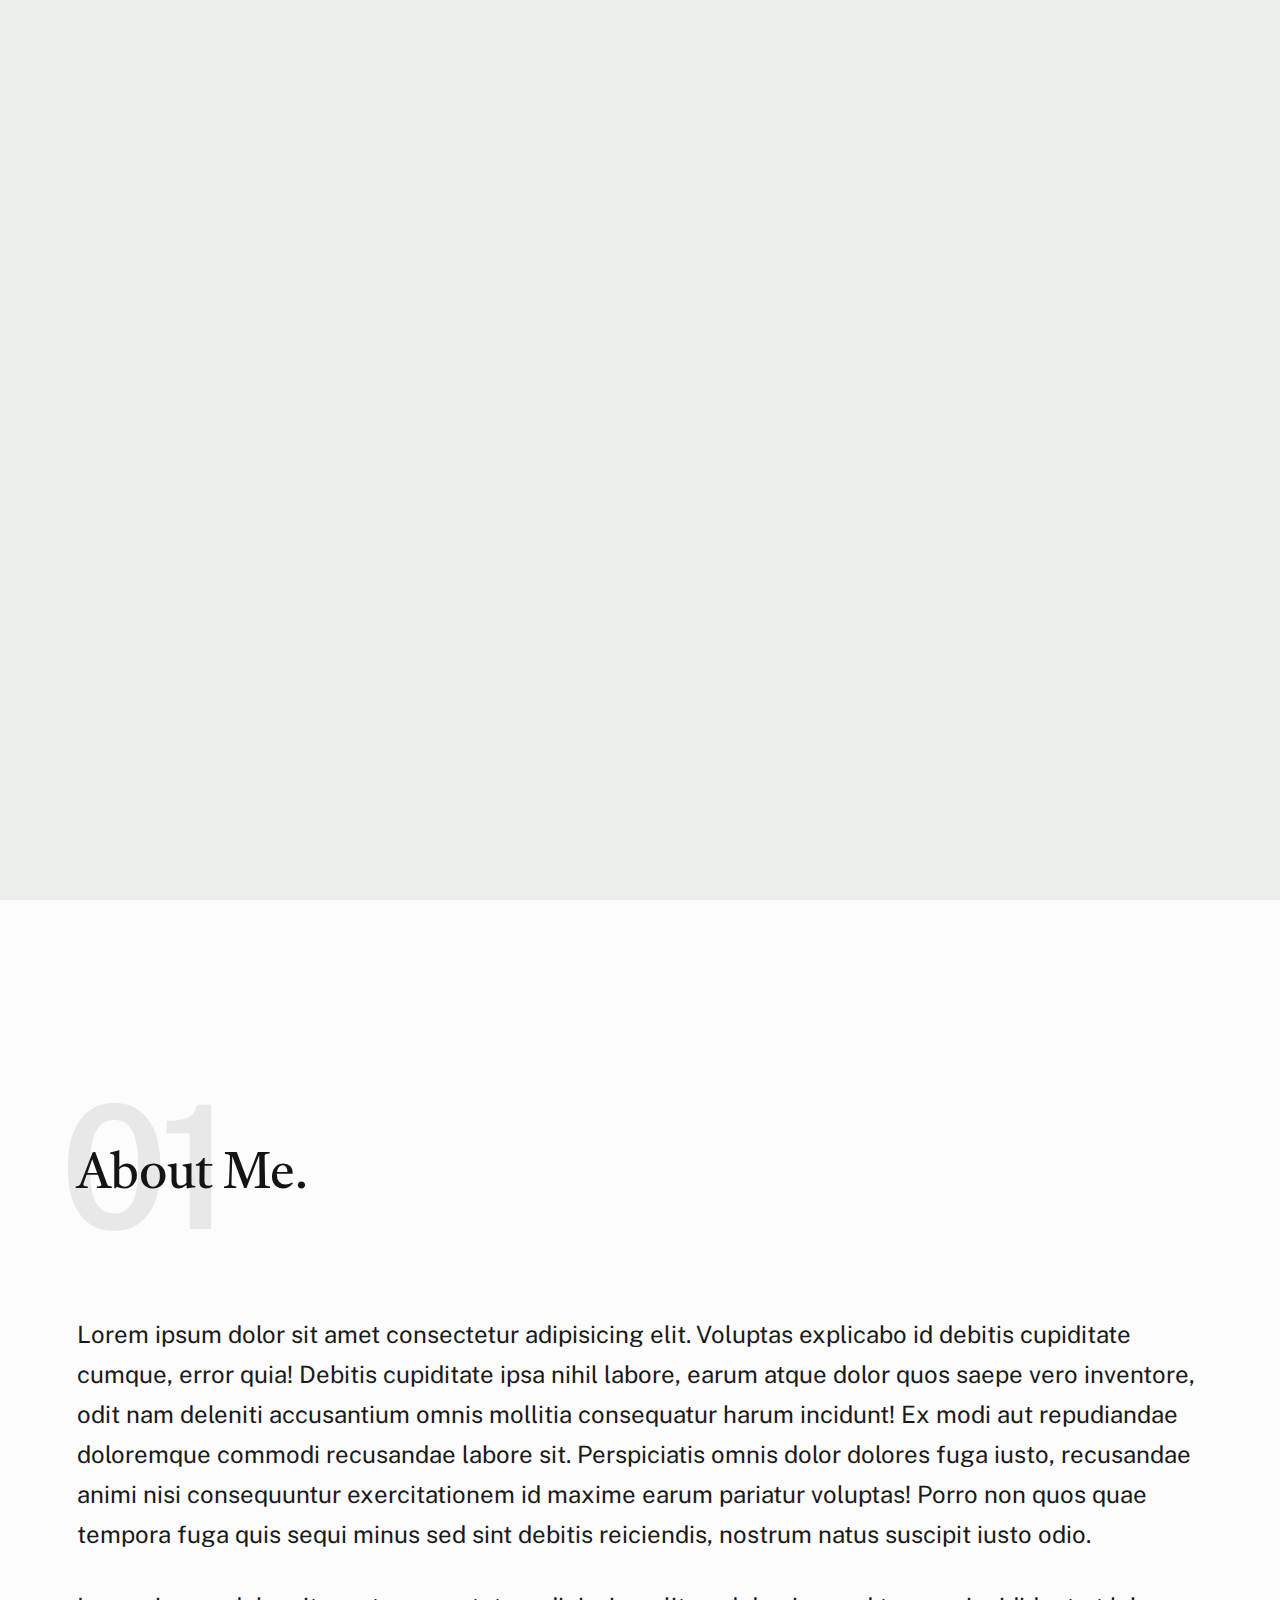
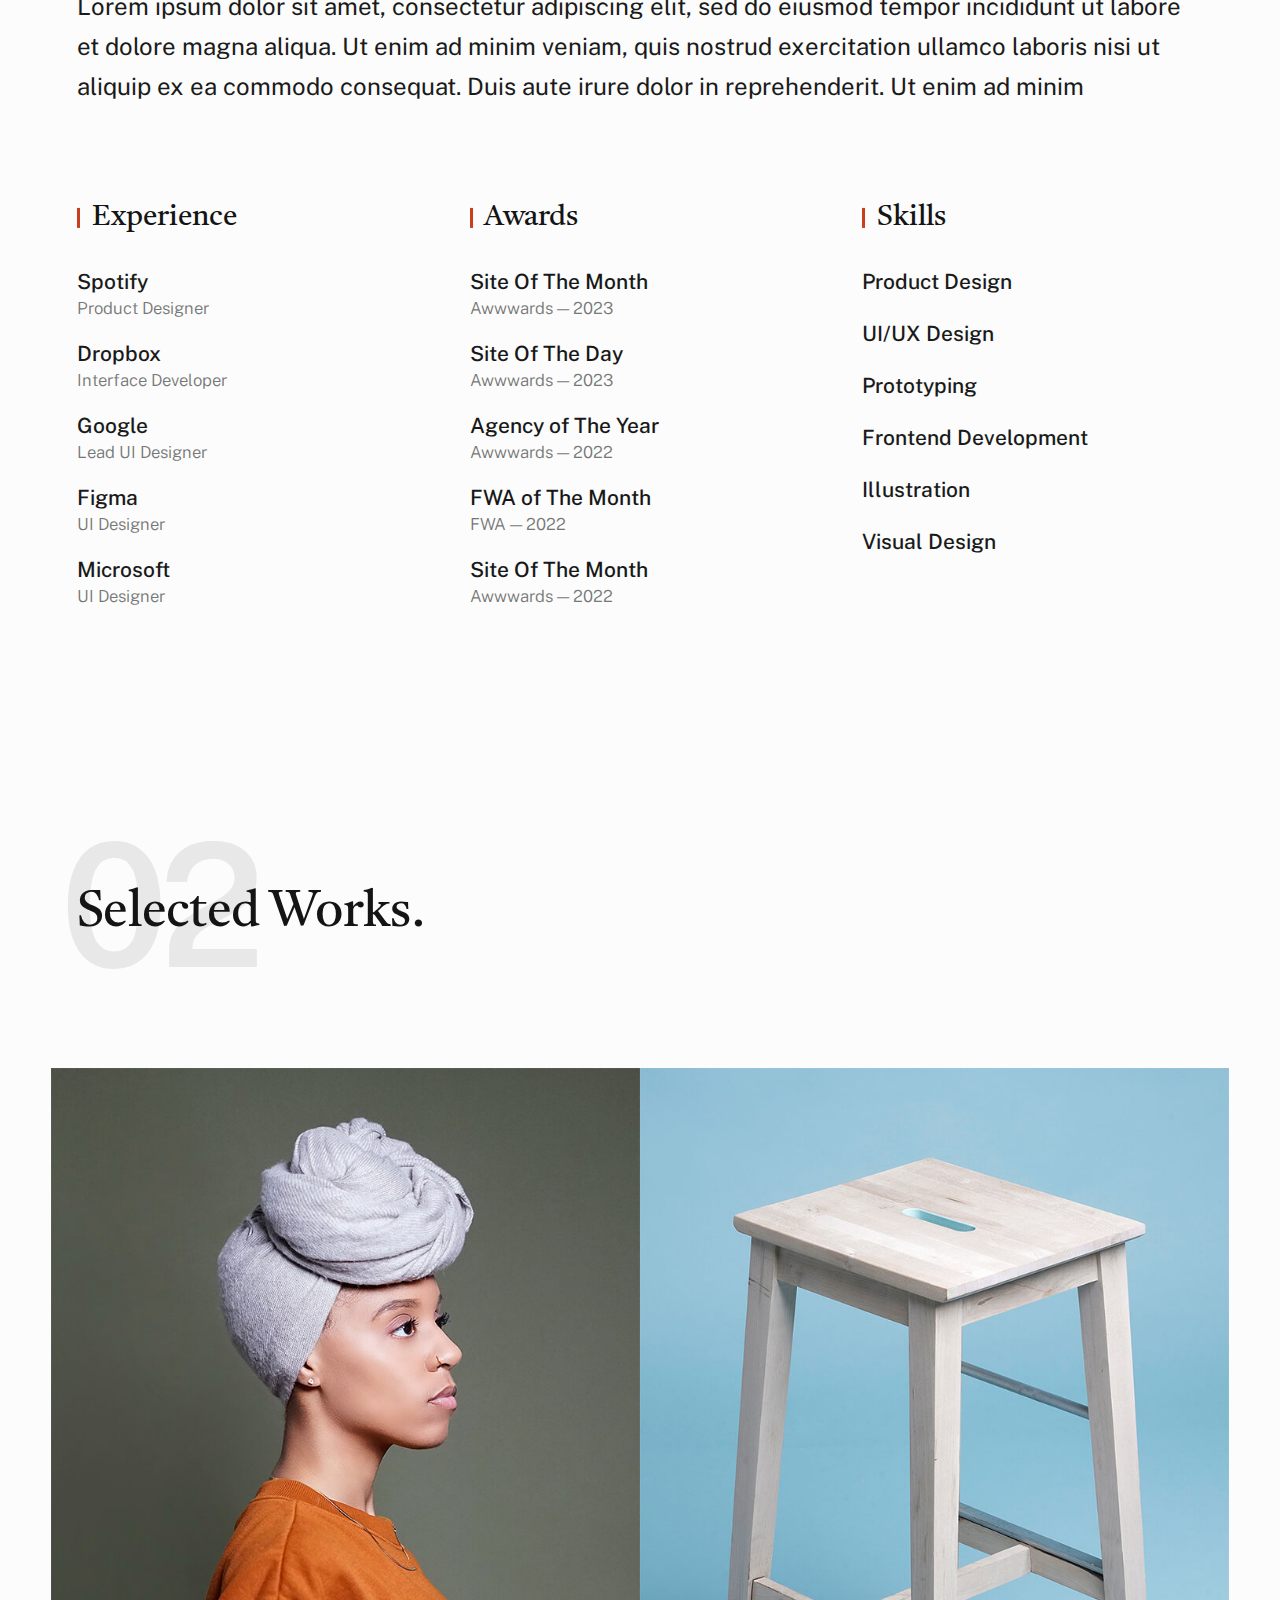
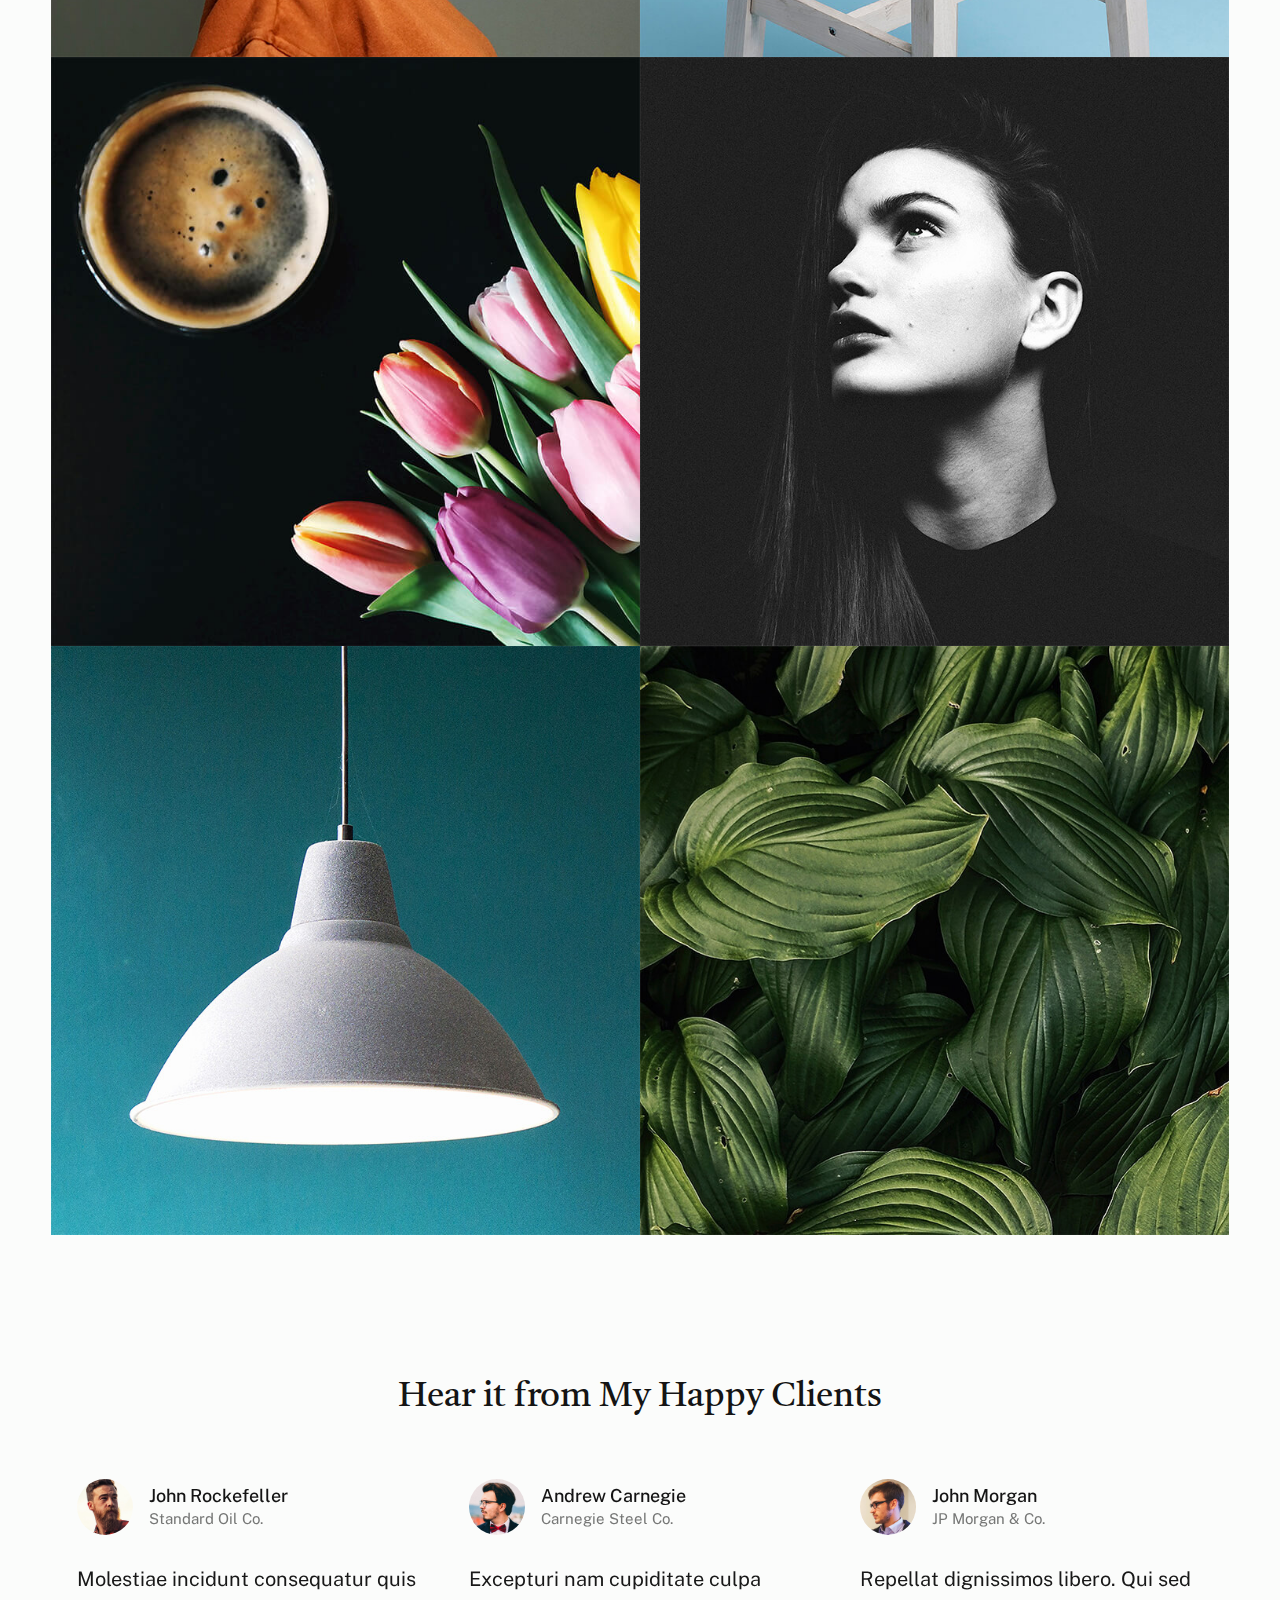
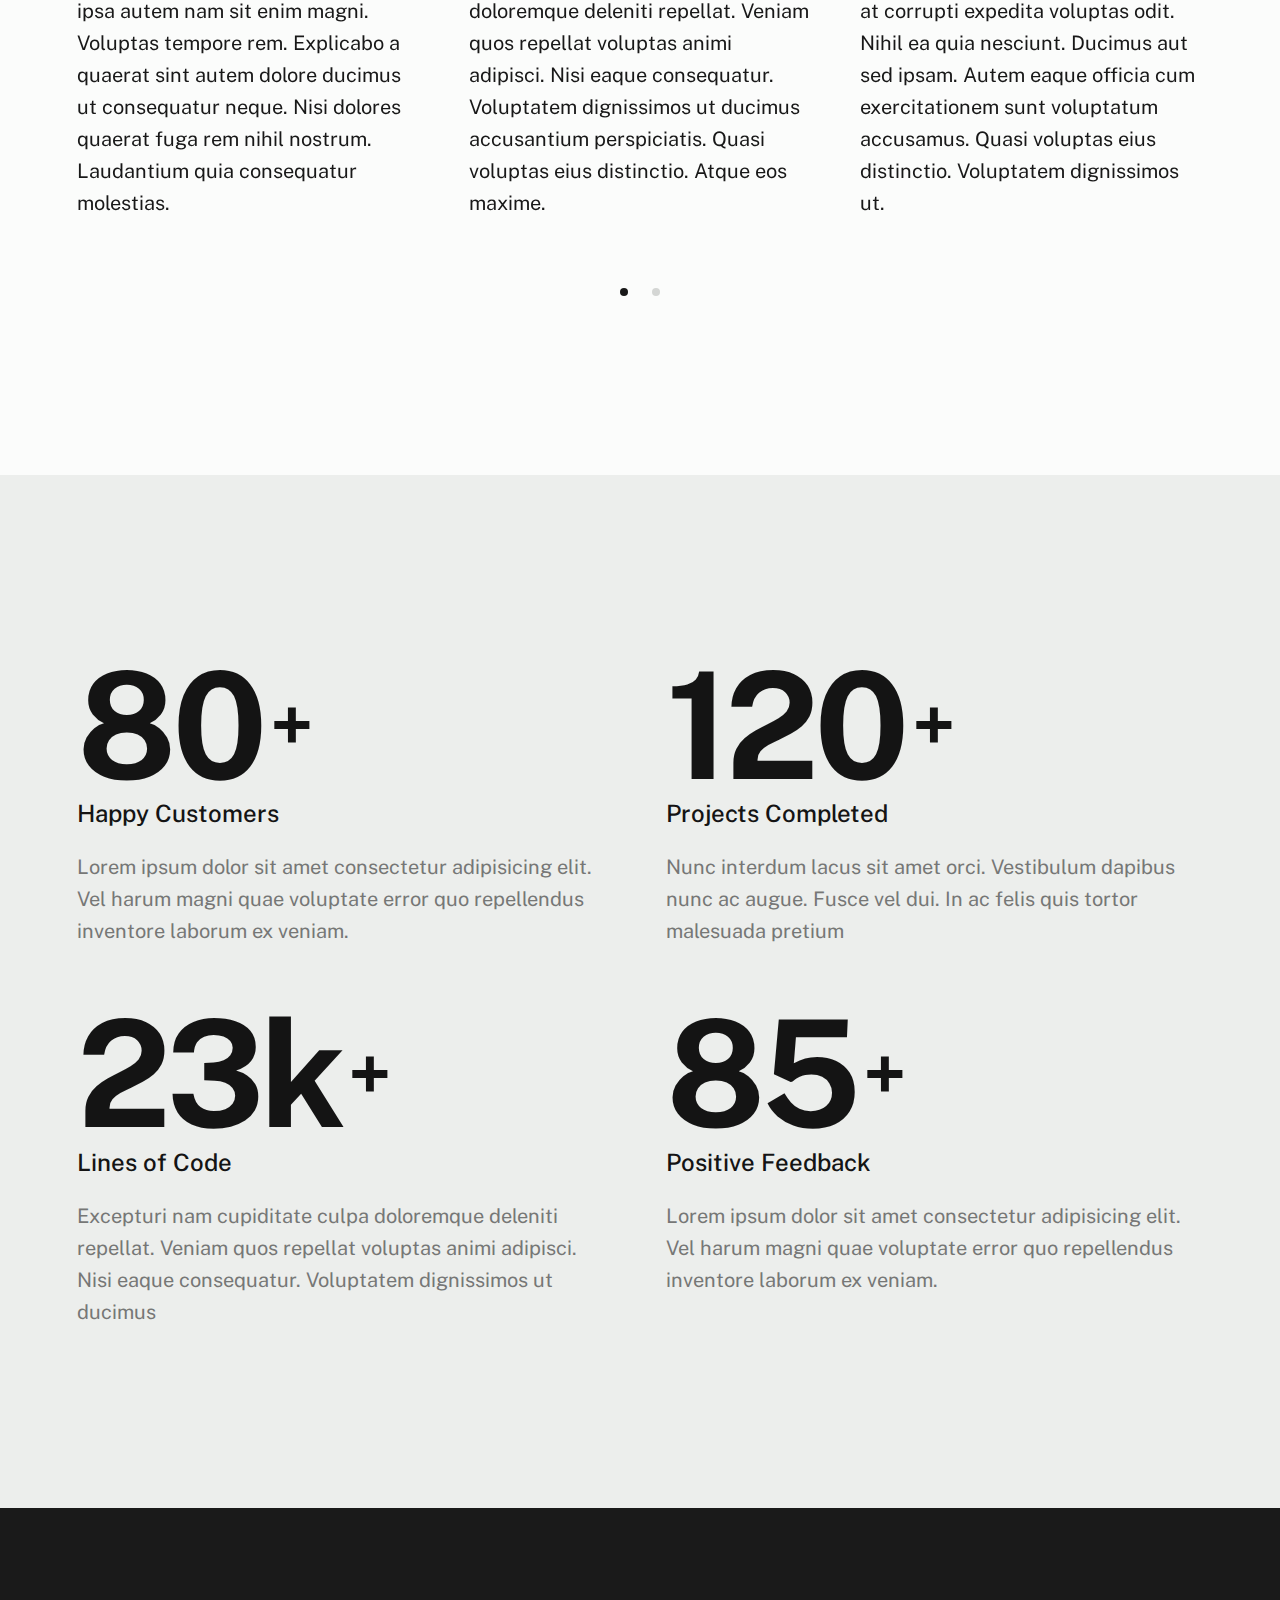
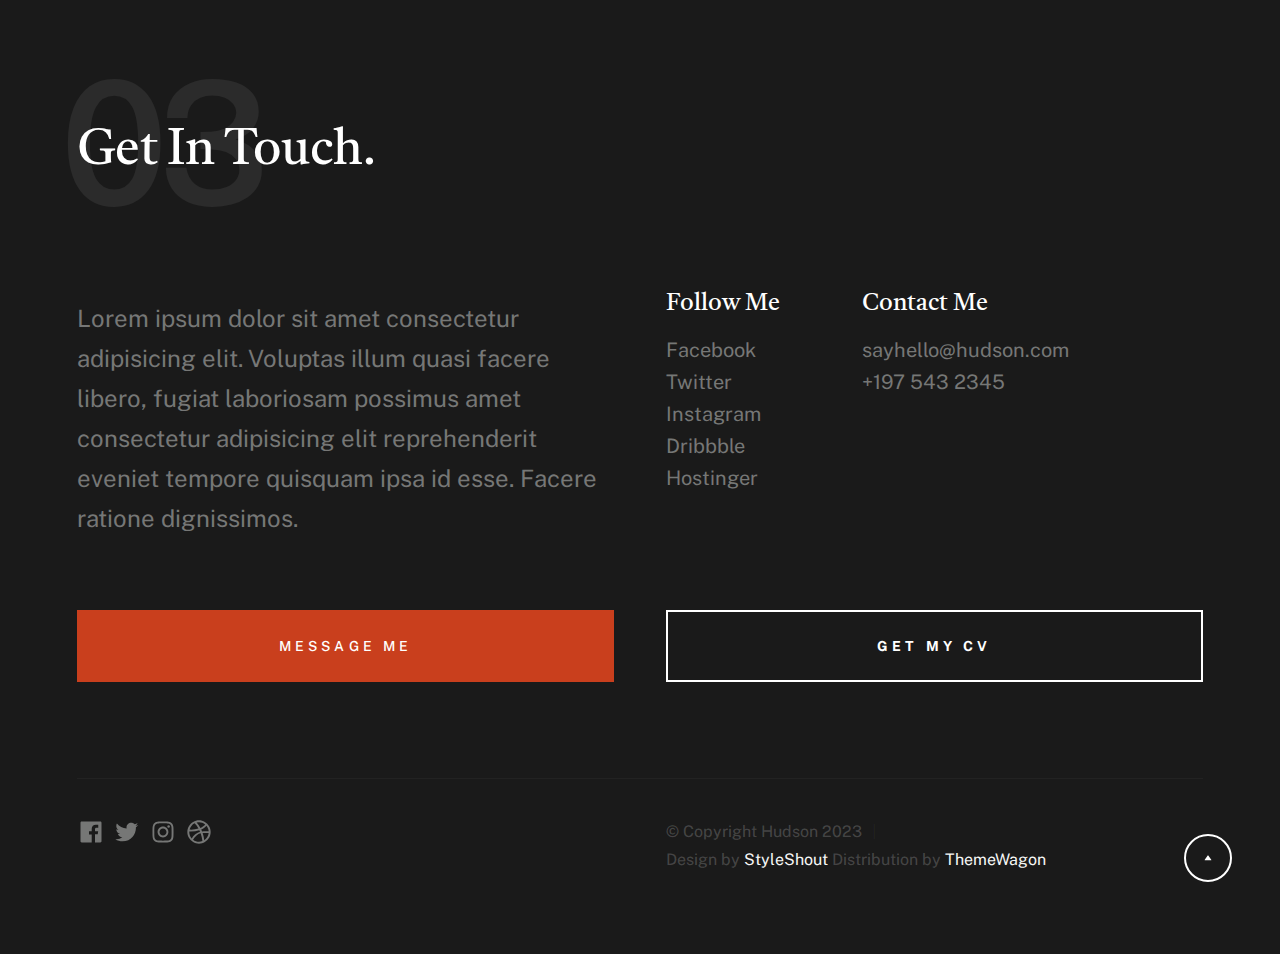
<file: index.html>
<!DOCTYPE html>
<html lang="en" class="no-js" >
<head>

    <!--- basic page needs
    ================================================== -->
    <meta charset="utf-8">
    <meta name="viewport" content="width=device-width, initial-scale=1">
    <title>Hudson</title>

    <script>
        document.documentElement.classList.remove('no-js');
        document.documentElement.classList.add('js');
    </script>

    <!-- CSS
    ================================================== -->
    <link rel="stylesheet" href="css/vendor.css">
    <link rel="stylesheet" href="css/styles.css">

    <!-- favicons
    ================================================== -->
    <link rel="apple-touch-icon" sizes="180x180" href="apple-touch-icon.png">
    <link rel="icon" type="image/png" sizes="32x32" href="favicon-32x32.png">
    <link rel="icon" type="image/png" sizes="16x16" href="favicon-16x16.png">
    <link rel="manifest" href="site.webmanifest">

</head>


<body id="top">

    
    <!-- preloader
    ================================================== -->
    <div id="preloader">
        <div id="loader" class="dots-fade">
            <div></div>
            <div></div>
            <div></div>
        </div>
    </div>


    <!-- page wrap
    ================================================== -->
    <div id="page" class="s-pagewrap">


        <!-- # site header 
        ================================================== -->
        <header class="s-header">
            <div class="row s-header__inner">

                <div class="s-header__block">
                    <div class="s-header__logo">
                        <a class="logo" href="index.html">
                            <img src="images/logo.svg" alt="Homepage">
                        </a>
                    </div>

                    <a class="s-header__menu-toggle" href="#0"><span>Menu</span></a>
                </div> <!-- end s-header__block -->

                <nav class="s-header__nav">    
                    <ul class="s-header__menu-links">
                        <li class="current"><a class="smoothscroll" href="#intro">Intro</a></li>
                        <li><a class="smoothscroll" href="#about">About</a></li>
                        <li><a class="smoothscroll" href="#works">Works</a></li>
                        <li><a class="smoothscroll" href="#footer">Contact</a></li>
                    </ul> <!-- s-header__menu-links -->    
                </nav> <!-- end s-header__nav -->

            </div> <!-- end s-header__inner -->
        </header> <!-- end s-header -->


        <!-- # intro
        ================================================== -->
        <section id="intro" class="s-intro target-section">

            <div class="row s-intro__content width-sixteen-col">
                <div class="column lg-12 s-intro__content-inner grid-block grid-16">
                    
                    <div class="s-intro__content-text">

                        <div class="s-intro__content-pretitle text-pretitle">Hello</div>
                        <h1 class="s-intro__content-title">
                        I'm Jonathan Doe <br>
                        a product designer <br>
                        base in Somewhere.
                        </h1>                            

                        <div class="s-intro__content-btns">
                            <a class="smoothscroll btn" href="#about">More About Me</a>
                            <a class="smoothscroll btn btn--stroke" href="#footer">Get In Touch</a>
                        </div> <!-- s-intro__content-btns -->   

                    </div> <!-- s-intro__content-text -->                     
                    
                </div> <!-- s-intro__content-inner -->  
            </div> <!-- s-intro__content -->

            <ul class="s-intro__social social-list">
                <li>
                    <a href="#0">
                        <svg xmlns="http://www.w3.org/2000/svg" width="24" height="24" viewBox="0 0 24 24" style="fill:rgba(0, 0, 0, 1);transform:;-ms-filter:"><path d="M20,3H4C3.447,3,3,3.448,3,4v16c0,0.552,0.447,1,1,1h8.615v-6.96h-2.338v-2.725h2.338v-2c0-2.325,1.42-3.592,3.5-3.592 c0.699-0.002,1.399,0.034,2.095,0.107v2.42h-1.435c-1.128,0-1.348,0.538-1.348,1.325v1.735h2.697l-0.35,2.725h-2.348V21H20 c0.553,0,1-0.448,1-1V4C21,3.448,20.553,3,20,3z"></path></svg>
                        <span class="u-screen-reader-text">Facebook</span>
                    </a>
                </li>
                <li>
                    <a href="#0">
                        <svg xmlns="http://www.w3.org/2000/svg" width="24" height="24" viewBox="0 0 24 24" style="fill:rgba(0, 0, 0, 1);transform:;-ms-filter:"><path d="M19.633,7.997c0.013,0.175,0.013,0.349,0.013,0.523c0,5.325-4.053,11.461-11.46,11.461c-2.282,0-4.402-0.661-6.186-1.809 c0.324,0.037,0.636,0.05,0.973,0.05c1.883,0,3.616-0.636,5.001-1.721c-1.771-0.037-3.255-1.197-3.767-2.793 c0.249,0.037,0.499,0.062,0.761,0.062c0.361,0,0.724-0.05,1.061-0.137c-1.847-0.374-3.23-1.995-3.23-3.953v-0.05 c0.537,0.299,1.16,0.486,1.82,0.511C3.534,9.419,2.823,8.184,2.823,6.787c0-0.748,0.199-1.434,0.548-2.032 c1.983,2.443,4.964,4.04,8.306,4.215c-0.062-0.3-0.1-0.611-0.1-0.923c0-2.22,1.796-4.028,4.028-4.028 c1.16,0,2.207,0.486,2.943,1.272c0.91-0.175,1.782-0.512,2.556-0.973c-0.299,0.935-0.936,1.721-1.771,2.22 c0.811-0.088,1.597-0.312,2.319-0.624C21.104,6.712,20.419,7.423,19.633,7.997z"></path></svg>
                        <span class="u-screen-reader-text">Twitter</span>
                    </a>
                </li>
                <li>
                    <a href="#0">
                        <svg xmlns="http://www.w3.org/2000/svg" width="24" height="24" viewBox="0 0 24 24" style="fill:rgba(0, 0, 0, 1);transform:;-ms-filter:"><path d="M11.999,7.377c-2.554,0-4.623,2.07-4.623,4.623c0,2.554,2.069,4.624,4.623,4.624c2.552,0,4.623-2.07,4.623-4.624 C16.622,9.447,14.551,7.377,11.999,7.377L11.999,7.377z M11.999,15.004c-1.659,0-3.004-1.345-3.004-3.003 c0-1.659,1.345-3.003,3.004-3.003s3.002,1.344,3.002,3.003C15.001,13.659,13.658,15.004,11.999,15.004L11.999,15.004z"></path><circle cx="16.806" cy="7.207" r="1.078"></circle><path d="M20.533,6.111c-0.469-1.209-1.424-2.165-2.633-2.632c-0.699-0.263-1.438-0.404-2.186-0.42 c-0.963-0.042-1.268-0.054-3.71-0.054s-2.755,0-3.71,0.054C7.548,3.074,6.809,3.215,6.11,3.479C4.9,3.946,3.945,4.902,3.477,6.111 c-0.263,0.7-0.404,1.438-0.419,2.186c-0.043,0.962-0.056,1.267-0.056,3.71c0,2.442,0,2.753,0.056,3.71 c0.015,0.748,0.156,1.486,0.419,2.187c0.469,1.208,1.424,2.164,2.634,2.632c0.696,0.272,1.435,0.426,2.185,0.45 c0.963,0.042,1.268,0.055,3.71,0.055s2.755,0,3.71-0.055c0.747-0.015,1.486-0.157,2.186-0.419c1.209-0.469,2.164-1.424,2.633-2.633 c0.263-0.7,0.404-1.438,0.419-2.186c0.043-0.962,0.056-1.267,0.056-3.71s0-2.753-0.056-3.71C20.941,7.57,20.801,6.819,20.533,6.111z M19.315,15.643c-0.007,0.576-0.111,1.147-0.311,1.688c-0.305,0.787-0.926,1.409-1.712,1.711c-0.535,0.199-1.099,0.303-1.67,0.311 c-0.95,0.044-1.218,0.055-3.654,0.055c-2.438,0-2.687,0-3.655-0.055c-0.569-0.007-1.135-0.112-1.669-0.311 c-0.789-0.301-1.414-0.923-1.719-1.711c-0.196-0.534-0.302-1.099-0.311-1.669c-0.043-0.95-0.053-1.218-0.053-3.654 c0-2.437,0-2.686,0.053-3.655c0.007-0.576,0.111-1.146,0.311-1.687c0.305-0.789,0.93-1.41,1.719-1.712 c0.534-0.198,1.1-0.303,1.669-0.311c0.951-0.043,1.218-0.055,3.655-0.055c2.437,0,2.687,0,3.654,0.055 c0.571,0.007,1.135,0.112,1.67,0.311c0.786,0.303,1.407,0.925,1.712,1.712c0.196,0.534,0.302,1.099,0.311,1.669 c0.043,0.951,0.054,1.218,0.054,3.655c0,2.436,0,2.698-0.043,3.654H19.315z"></path></svg>
                        <span class="u-screen-reader-text">Instagram</span>
                    </a>
                </li>
                <li>
                    <a href="#0">
                        <svg xmlns="http://www.w3.org/2000/svg" width="24" height="24" viewBox="0 0 24 24" style="fill: rgba(0, 0, 0, 1);transform: ;msFilter:;"><path d="M20.66 6.98a9.932 9.932 0 0 0-3.641-3.64C15.486 2.447 13.813 2 12 2s-3.486.447-5.02 1.34c-1.533.893-2.747 2.107-3.64 3.64S2 10.187 2 12s.446 3.487 1.34 5.02a9.924 9.924 0 0 0 3.641 3.64C8.514 21.553 10.187 22 12 22s3.486-.447 5.02-1.34a9.932 9.932 0 0 0 3.641-3.64C21.554 15.487 22 13.813 22 12s-.446-3.487-1.34-5.02zM12 3.66c2 0 3.772.64 5.32 1.919-.92 1.174-2.286 2.14-4.1 2.9-1.002-1.813-2.088-3.327-3.261-4.54A7.715 7.715 0 0 1 12 3.66zM5.51 6.8a8.116 8.116 0 0 1 2.711-2.22c1.212 1.201 2.325 2.7 3.34 4.5-2 .6-4.114.9-6.341.9-.573 0-1.006-.013-1.3-.04A8.549 8.549 0 0 1 5.51 6.8zM3.66 12c0-.054.003-.12.01-.2.007-.08.01-.146.01-.2.254.014.641.02 1.161.02 2.666 0 5.146-.367 7.439-1.1.187.373.381.793.58 1.26-1.32.293-2.674 1.006-4.061 2.14S6.4 16.247 5.76 17.5c-1.4-1.587-2.1-3.42-2.1-5.5zM12 20.34c-1.894 0-3.594-.587-5.101-1.759.601-1.187 1.524-2.322 2.771-3.401 1.246-1.08 2.483-1.753 3.71-2.02a29.441 29.441 0 0 1 1.56 6.62 8.166 8.166 0 0 1-2.94.56zm7.08-3.96a8.351 8.351 0 0 1-2.58 2.621c-.24-2.08-.7-4.107-1.379-6.081.932-.066 1.765-.1 2.5-.1.799 0 1.686.034 2.659.1a8.098 8.098 0 0 1-1.2 3.46zm-1.24-5c-1.16 0-2.233.047-3.22.14a27.053 27.053 0 0 0-.68-1.62c2.066-.906 3.532-2.006 4.399-3.3 1.2 1.414 1.854 3.027 1.96 4.84-.812-.04-1.632-.06-2.459-.06z"></path></svg>
                        <span class="u-screen-reader-text">Dribbble</span>
                    </a>
                </li>
                <li>
                    <a href="#0">
                        <svg xmlns="http://www.w3.org/2000/svg" width="24" height="24" viewBox="0 0 24 24" style="fill: rgba(0, 0, 0, 1);transform: ;msFilter:;"><path d="M11.99 2C6.472 2 2 6.473 2 11.99c0 4.232 2.633 7.85 6.35 9.306-.088-.79-.166-2.006.034-2.868.182-.78 1.172-4.966 1.172-4.966s-.299-.599-.299-1.484c0-1.388.805-2.425 1.808-2.425.853 0 1.264.64 1.264 1.407 0 .858-.546 2.139-.827 3.327-.235.994.499 1.805 1.479 1.805 1.775 0 3.141-1.872 3.141-4.575 0-2.392-1.719-4.064-4.173-4.064-2.843 0-4.512 2.132-4.512 4.335 0 .858.331 1.779.744 2.28a.3.3 0 0 1 .069.286c-.076.315-.245.994-.277 1.133-.044.183-.145.222-.335.134-1.247-.581-2.027-2.405-2.027-3.871 0-3.151 2.289-6.045 6.601-6.045 3.466 0 6.159 2.469 6.159 5.77 0 3.444-2.171 6.213-5.184 6.213-1.013 0-1.964-.525-2.29-1.146l-.623 2.374c-.225.868-.834 1.956-1.241 2.62a10 10 0 0 0 2.958.445c5.517 0 9.99-4.473 9.99-9.99S17.507 2 11.99 2"></path></svg>
                        <span class="u-screen-reader-text">Pinterest</span>
                    </a>
                </li>
            </ul> <!-- end s-intro__social -->

            <div class="s-intro__content-media">                               
                <img src="images/intro-bg.jpg" srcset="images/intro-bg.jpg 1x, images/intro-bg.jpg 2x" alt="">
            </div> <!-- s-intro__content-media -->                

            <div class="s-intro__btn-download">
                <a class="btn btn--stroke" href="#0">Get My CV</a>
            </div> <!-- end s-intro__btn-download -->
            
            <div class="s-intro__scroll-down">
                <a href="#about" class="smoothscroll">
                    <div class="scroll-icon">
                        <svg xmlns="http://www.w3.org/2000/svg" width="24" height="24" viewBox="0 0 24 24" style="fill: rgba(0, 0, 0, 1);transform: ;msFilter:;"><path d="M11.178 19.569a.998.998 0 0 0 1.644 0l9-13A.999.999 0 0 0 21 5H3a1.002 1.002 0 0 0-.822 1.569l9 13z"></path></svg>
                    </div>
                    <span class="scroll-text u-screen-reader-text">Scroll Down</span>
                </a>
            </div> <!-- s-intro__scroll-down -->

        </section> <!-- end s-intro -->


        <!-- # about
        ================================================== -->
        <section id="about" class="s-about target-section">

            <div class="row s-about__content">
                <div class="column xl-12">    
                    
                    <div class="section-header" data-num="01">
                        <h2 class="text-display-title">About Me.</h2>
                    </div> <!-- end section-header -->

                    <p class="attention-getter">
                    Lorem ipsum dolor sit amet consectetur adipisicing elit. Voluptas explicabo id debitis cupiditate cumque, error quia! Debitis cupiditate ipsa nihil labore, earum atque dolor quos saepe vero inventore, odit nam deleniti accusantium omnis mollitia consequatur harum incidunt! Ex modi aut repudiandae doloremque commodi recusandae labore sit. Perspiciatis omnis dolor dolores fuga iusto, recusandae animi nisi consequuntur exercitationem id maxime earum pariatur voluptas! Porro non quos quae tempora fuga quis sequi minus sed sint debitis reiciendis, nostrum natus suscipit iusto odio.
                    </p>

                    <p class="attention-getter">
                    Lorem ipsum dolor sit amet, consectetur adipiscing elit, sed do eiusmod tempor incididunt ut labore et dolore magna aliqua. Ut enim ad minim veniam, quis nostrud exercitation ullamco laboris nisi ut aliquip ex ea commodo consequat. Duis aute irure dolor in reprehenderit. Ut enim ad minim     
                    </p>

                    <div class="grid-list-items s-about__blocks">

                        <div class="grid-list-items__item s-about__block">
                            <h4 class="s-about__block-title">Experience</h4>
                            <ul class="s-about__list">
                                <li>
                                    Spotify
                                    <span>Product Designer</span>
                                </li>
                                <li>
                                    Dropbox
                                    <span>Interface Developer</span>
                                </li>
                                <li>
                                    Google
                                    <span>Lead UI Designer</span>
                                </li>
                                <li>
                                    Figma
                                    <span>UI Designer</span>
                                </li>
                                <li>
                                    Microsoft
                                    <span>UI Designer</span>
                                </li>
                            </ul>
                        </div> <!--end s-about__block -->

                        <div class="grid-list-items__item s-about__block">
                            <h4 class="s-about__block-title">Awards</h4>

                            <ul class="s-about__list">
                                <li>
                                    <a href="#0">
                                        Site Of The Month
                                        <span>Awwwards — 2023</span>
                                    </a>                                        
                                </li>
                                <li>
                                    <a href="#0">
                                        Site Of The Day
                                        <span>Awwwards — 2023</span>
                                    </a>
                                </li>
                                <li>
                                    <a href="#0">
                                        Agency of The Year
                                        <span>Awwwards — 2022</span>
                                    </a>
                                </li>
                                <li>
                                    <a href="#0">
                                        FWA of The Month
                                        <span>FWA — 2022</span>
                                    </a>
                                </li><li>
                                    <a href="#0">
                                        Site Of The Month
                                        <span>Awwwards — 2022</span>
                                    </a>                                        
                                </li>
                            </ul>
                        </div> <!--end s-about__block -->
                        
                        <div class="grid-list-items__item s-about__block">
                            <h4 class="s-about__block-title">Skills</h4>

                            <ul class="s-about__list">
                                <li>
                                    Product Design
                                </li>
                                <li>
                                    UI/UX Design
                                </li>
                                <li>
                                    Prototyping
                                </li>
                                <li>
                                    Frontend Development
                                </li>
                                <li>
                                    Illustration
                                </li>
                                <li>
                                    Visual Design
                                </li>
                            </ul>
                        </div> <!--end s-about__block -->

                    </div> <!-- grid-list-items -->

                </div> <!--end column -->
            </div> <!--end s-about__content -->
            
        </section> <!-- end s-about -->   



        <!-- # works
        ================================================== -->
        <section id="works" class="s-works target-section">

            <div class="row">
                <div class="column xl-12">
                    <div class="section-header" data-num="02">
                        <h2 class="text-display-title">Selected Works.</h2>
                    </div> <!-- end section-header -->
                </div>
            </div>

            <div class="row folio-entries">

                <div class="column entry">
                    <a href="images/folio/gallery/g-turban.jpg" class="entry__link glightbox" data-glightbox="title: White Knit Cap; description: .entry__desc-01">
                        <div class="entry__thumb">
                            <img src="images/folio/white_turban.jpg" srcset="images/folio/white_turban.jpg 1x, images/folio/white_turban@2x.jpg 2x" alt="">
                        </div>
                        <div class="entry__info">
                            <h4 class="entry__title">White Knit Cap</h4>
                            <div class="entry__cat">Frontend Design</div>
                        </div>
                    </a>

                    <div class="glightbox-desc entry__desc-01">
                        <p>
                        Lorem ipsum dolor sit amet consectetur, adipisicing elit. 
                        Inventore ipsum iste soluta fugiat, impedit illum ducimus 
                        deleniti facilis ab, tempora non! Nisi, tempora provident.
                        <a href="https://www.behance.net/">Project Link</a>.
                        </p>
                    </div>
                </div> <!-- entry -->

                <div class="column entry">
                    <a href="images/folio/gallery/g-woodcraft.jpg" class="entry__link glightbox" data-glightbox="title: WoodCraft; description: .entry__desc-02">
                        <div class="entry__thumb">
                            <img src="images/folio/woodcraft.jpg" srcset="images/folio/woodcraft.jpg 1x, images/folio/woodcraft@2x.jpg 2x" alt="">
                        </div>
                        <div class="entry__info">
                            <h4 class="entry__title">WoodCraft</h4>
                            <div class="entry__cat">Product Design</div>
                        </div>
                    </a>

                    <div class="glightbox-desc entry__desc-02">
                        <p>
                        Lorem ipsum dolor sit amet consectetur, adipisicing elit. 
                        Inventore ipsum iste soluta fugiat, impedit illum ducimus 
                        deleniti facilis ab, tempora non! Nisi, tempora provident.
                        <a href="https://www.behance.net/">Project Link</a>.
                        </p>
                    </div>
                </div> <!-- entry -->

                <div class="column entry">
                    <a href="images/folio/gallery/g-tulips.jpg" class="entry__link glightbox" data-glightbox="title: Caffeine & Tulips; description: .entry__desc-03">
                        <div class="entry__thumb">
                            <img src="images/folio/caffeine_and_tulips.jpg" srcset="images/folio/caffeine_and_tulips.jpg 1x, images/folio/caffeine_and_tulips@2x.jpg 2x" alt="">
                        </div>
                        <div class="entry__info">
                            <h4 class="entry__title">Caffeine & Tulips</h4>
                            <div class="entry__cat">Brand Identity</div>
                        </div>
                    </a>

                    <div class="glightbox-desc entry__desc-03">
                        <p>
                        Lorem ipsum dolor sit amet consectetur, adipisicing elit. 
                        Inventore ipsum iste soluta fugiat, impedit illum ducimus 
                        deleniti facilis ab, tempora non! Nisi, tempora provident.
                        <a href="https://www.behance.net/">Project Link</a>.
                        </p>
                    </div>
                </div> <!-- entry -->

                <div class="column entry">
                    <a href="images/folio/gallery/g-grayscale.jpg" class="entry__link glightbox" data-glightbox="title: Grayscale; description: .entry__desc-04">
                        <div class="entry__thumb">
                            <img src="images/folio/grayscale.jpg" srcset="images/folio/grayscale.jpg 1x, images/folio/grayscale@2x.jpg 2x" alt="">
                        </div>
                        <div class="entry__info">
                            <h4 class="entry__title">Grayscale</h4>
                            <div class="entry__cat">Product Design</div>
                        </div>
                    </a>

                    <div class="glightbox-desc entry__desc-04">
                        <p>
                        Lorem ipsum dolor sit amet consectetur, adipisicing elit. 
                        Inventore ipsum iste soluta fugiat, impedit illum ducimus 
                        deleniti facilis ab, tempora non! Nisi, tempora provident.
                        <a href="https://www.behance.net/">Project Link</a>.
                        </p>
                    </div>
                </div> <!-- entry -->

                <div class="column entry">
                    <a href="images/folio/gallery/g-lamp.jpg" class="entry__link glightbox" data-glightbox="title: The Lamp; description: .entry__desc-05">
                        <div class="entry__thumb">
                            <img src="images/folio/lamp.jpg" srcset="images/folio/lamp.jpg 1x, images/folio/lamp@2x.jpg 2x" alt="">
                        </div>
                        <div class="entry__info">
                            <h4 class="entry__title">The Lamp</h4>
                            <div class="entry__cat">Brand Identity</div>
                        </div>
                    </a>

                    <div class="glightbox-desc entry__desc-05">
                        <p>
                        Lorem ipsum dolor sit amet consectetur, adipisicing elit. 
                        Inventore ipsum iste soluta fugiat, impedit illum ducimus 
                        deleniti facilis ab, tempora non! Nisi, tempora provident.
                        <a href="https://www.behance.net/">Project Link</a>.
                        </p>
                    </div>
                </div> <!-- entry -->

                <div class="column entry">
                    <a href="images/folio/gallery/g-tropical.jpg" class="entry__link glightbox" data-glightbox="title: Tropical; description: .entry__desc-06">
                        <div class="entry__thumb">
                            <img src="images/folio/tropical.jpg" srcset="images/folio/tropical.jpg 1x, images/folio/tropical@2x.jpg 2x" alt="">
                        </div>
                        <div class="entry__info">
                            <h4 class="entry__title">Tropical</h4>
                            <div class="entry__cat">Frontend Design</div>
                        </div>
                    </a>

                    <div class="glightbox-desc entry__desc-06">
                        <p>
                        Lorem ipsum dolor sit amet consectetur, adipisicing elit. 
                        Inventore ipsum iste soluta fugiat, impedit illum ducimus 
                        deleniti facilis ab, tempora non! Nisi, tempora provident.
                        <a href="https://www.behance.net/">Project Link</a>.
                        </p>
                    </div>
                </div> <!-- entry --> 

            </div> <!-- folio entries -->


            <div class="row s-testimonials">
                <div class="column xl-12">

                    <h3 class="s-testimonials__header">Hear it from My Happy Clients</h3>
    
                    <div class="swiper-container s-testimonials__slider">
    
                        <div class="swiper-wrapper">

                            <div class="s-testimonials__slide swiper-slide">
                                <div class="s-testimonials__author">
                                    <img src="images/avatars/user-02.jpg" alt="Author image" class="s-testimonials__avatar">
                                    <cite class="s-testimonials__cite">
                                        <strong>John Rockefeller</strong>
                                        <span>Standard Oil Co.</span>
                                    </cite>
                                </div>
                                <p>
                                Molestiae incidunt consequatur quis ipsa autem nam sit enim magni. Voluptas tempore rem. 
                                Explicabo a quaerat sint autem dolore ducimus ut consequatur neque. Nisi dolores quaerat fuga rem nihil nostrum.
                                Laudantium quia consequatur molestias.
                                </p>
                            </div> <!-- end s-testimonials__slide -->
            
                            <div class="s-testimonials__slide swiper-slide">
                                <div class="s-testimonials__author">
                                    <img src="images/avatars/user-03.jpg" alt="Author image" class="s-testimonials__avatar">
                                    <cite class="s-testimonials__cite">
                                        <strong>Andrew Carnegie</strong>
                                        <span>Carnegie Steel Co.</span>
                                    </cite>
                                </div>
                                <p>
                                Excepturi nam cupiditate culpa doloremque deleniti repellat. Veniam quos repellat voluptas animi adipisci.
                                Nisi eaque consequatur. Voluptatem dignissimos ut ducimus accusantium perspiciatis.
                                Quasi voluptas eius distinctio. Atque eos maxime.
                                </p>
                            </div> <!-- end s-testimonials__slide -->
            
                            <div class="s-testimonials__slide swiper-slide">
                                <div class="s-testimonials__author">
                                    <img src="images/avatars/user-01.jpg" alt="Author image" class="s-testimonials__avatar">
                                    <cite class="s-testimonials__cite">
                                        <strong>John Morgan</strong>
                                        <span>JP Morgan & Co.</span>
                                    </cite>
                                </div>
                                <p>
                                Repellat dignissimos libero. Qui sed at corrupti expedita voluptas odit. Nihil ea quia nesciunt. Ducimus aut sed ipsam.  
                                Autem eaque officia cum exercitationem sunt voluptatum accusamus. Quasi voluptas eius distinctio.
                                Voluptatem dignissimos ut.
                                </p>
                            </div> <!-- end s-testimonials__slide -->
    
                            <div class="s-testimonials__slide swiper-slide">
                                <div class="s-testimonials__author">
                                    <img src="images/avatars/user-06.jpg" alt="Author image" class="s-testimonials__avatar">
                                    <cite class="s-testimonials__cite">
                                        <strong>Henry Ford</strong>
                                        <span>Ford Motor Co.</span>
                                    </cite>
                                </div>
                                <p>
                                Nunc interdum lacus sit amet orci. Vestibulum dapibus nunc ac augue. Fusce vel dui. In ac felis 
                                quis tortor malesuada pretium. Curabitur vestibulum aliquam leo. Qui sed at corrupti expedita voluptas odit. 
                                Nihil ea quia nesciunt. Ducimus aut sed ipsam.
                                </p>
                            </div> <!-- end s-testimonials__slide -->
        
                        </div> <!-- end swiper-wrapper -->
    
                        <div class="swiper-pagination"></div>
    
                    </div> <!-- end swiper-container -->
    
                </div> <!-- end column -->
            </div> <!-- end s-testimonials -->

        </section> <!-- end s-works --> 


        <!-- # numbers
        ================================================== -->
        <section id="numbers" class="s-numbers">

            <div class="row counter-items">

                <div class="column counter-items__item">
                    <div class="num">
                        80
                        <span>+</span>
                    </div>
                    <h5>Happy Customers</h5>
                    <p>
                    Lorem ipsum dolor sit amet consectetur adipisicing elit. 
                    Vel harum magni quae voluptate error quo repellendus inventore 
                    laborum ex veniam. 
                    </p>
                </div> <!-- end counter-items__item -->

                <div class="column counter-items__item">
                    <div class="num">
                        120
                        <span>+</span>
                    </div>
                    <h5>Projects Completed</h5>
                    <p>
                    Nunc interdum lacus sit amet orci. Vestibulum dapibus nunc ac augue. 
                    Fusce vel dui. In ac felis 
                    quis tortor malesuada pretium
                    </p>
                </div> <!-- end counter-items__item -->

                <div class="column counter-items__item">
                    <div class="num">
                        23k
                        <span>+</span>
                    </div>
                    <h5>Lines of Code</h5>
                    <p>
                    Excepturi nam cupiditate culpa doloremque deleniti repellat. Veniam quos repellat voluptas animi adipisci.
                    Nisi eaque consequatur. Voluptatem dignissimos ut ducimus
                    </p>
                </div> <!-- end counter-items__item -->

                <div class="column counter-items__item">
                    <div class="num">
                        85
                        <span>+</span>
                    </div>
                    <h5>Positive Feedback</h5>
                    <p>
                    Lorem ipsum dolor sit amet consectetur adipisicing elit. Vel harum magni quae voluptate error 
                    quo repellendus inventore laborum ex veniam.
                    </p>
                </div> <!-- end counter-items__item -->

            </div>  <!-- end counter-items -->

        </section> <!-- end s-numbers -->


        <!-- # footer 
        ================================================== -->
        <footer id="footer" class="s-footer target-section">

            <div class="row">
                <div class="column lg-12">
                    <div class="section-header light-on-dark" data-num="03">
                        <h2 class="text-display-title">Get In Touch.</h2>
                    </div> <!-- end section-header -->
                </div>
            </div>

            <div class="row s-footer__content">

                <div class="column xl-6 md-12 s-footer__block s-footer__about">                    
                    <p class="attention-getter">
                    Lorem ipsum dolor sit amet consectetur adipisicing elit. Voluptas illum quasi facere libero, 
                    fugiat laboriosam possimus amet consectetur adipisicing elit reprehenderit eveniet tempore quisquam ipsa id esse. Facere ratione dignissimos.
                    </p>               
                </div> <!-- end section-footer__about -->

                <div class="column xl-6 md-12 s-footer__block s-footer__site-links">
                    <div class="row">
                        <div class="column xl-4 lg-5 md-6 tab-12">
                            <h5>Follow Me</h5>
                            <ul class="link-list">
                                <li><a href="#0">Facebook</a></li>
                                <li><a href="#0">Twitter</a></li>
                                <li><a href="#0">Instagram</a></li>
                                <li><a href="#0">Dribbble</a></li>
                                <li><a href="https://styleshout.com/go/hostinger/">Hostinger</a></li>
                            </ul>
                        </div>
                        <div class="column xl-6 md-6 tab-12">
                            <h5>Contact Me</h5>
                            <ul class="link-list">
                                <li><a href="mailto:#0">sayhello@hudson.com</a></li>
                                <li><a href="tel:+1975432345">+197 543 2345</a></li>
                            </ul> 
                        </div>
                    </div>                    
                </div> <!-- end section-footer__site-links -->

            </div> <!-- end section-footer__content -->


            <div class="row s-footer__buttons">
               
                <div class="column xl-6 tab-12">
                    <a href="mailto:#0" class="btn btn--primary btn--large u-fullwidth">Message Me</a>
                </div>
          
                <div class="column xl-6 tab-12">                    
                    <a href="#0" class="btn btn--stroke btn--large u-fullwidth">Get My CV</a>
                </div>
            
            </div> <!-- end section-footer__buttons -->              
            
            <div class="row s-footer__bottom">
                
                <div class="column xl-6 lg-12">
                    <ul class="s-footer__social social-list">
                        <li>
                            <a href="#0">
                                <svg xmlns="http://www.w3.org/2000/svg" width="24" height="24" viewBox="0 0 24 24" style="fill:rgba(0, 0, 0, 1);transform:;-ms-filter:"><path d="M20,3H4C3.447,3,3,3.448,3,4v16c0,0.552,0.447,1,1,1h8.615v-6.96h-2.338v-2.725h2.338v-2c0-2.325,1.42-3.592,3.5-3.592 c0.699-0.002,1.399,0.034,2.095,0.107v2.42h-1.435c-1.128,0-1.348,0.538-1.348,1.325v1.735h2.697l-0.35,2.725h-2.348V21H20 c0.553,0,1-0.448,1-1V4C21,3.448,20.553,3,20,3z"></path></svg>
                                <span class="u-screen-reader-text">Facebook</span>
                            </a>
                        </li>
                        <li>
                            <a href="#0">
                                <svg xmlns="http://www.w3.org/2000/svg" width="24" height="24" viewBox="0 0 24 24" style="fill:rgba(0, 0, 0, 1);transform:;-ms-filter:"><path d="M19.633,7.997c0.013,0.175,0.013,0.349,0.013,0.523c0,5.325-4.053,11.461-11.46,11.461c-2.282,0-4.402-0.661-6.186-1.809 c0.324,0.037,0.636,0.05,0.973,0.05c1.883,0,3.616-0.636,5.001-1.721c-1.771-0.037-3.255-1.197-3.767-2.793 c0.249,0.037,0.499,0.062,0.761,0.062c0.361,0,0.724-0.05,1.061-0.137c-1.847-0.374-3.23-1.995-3.23-3.953v-0.05 c0.537,0.299,1.16,0.486,1.82,0.511C3.534,9.419,2.823,8.184,2.823,6.787c0-0.748,0.199-1.434,0.548-2.032 c1.983,2.443,4.964,4.04,8.306,4.215c-0.062-0.3-0.1-0.611-0.1-0.923c0-2.22,1.796-4.028,4.028-4.028 c1.16,0,2.207,0.486,2.943,1.272c0.91-0.175,1.782-0.512,2.556-0.973c-0.299,0.935-0.936,1.721-1.771,2.22 c0.811-0.088,1.597-0.312,2.319-0.624C21.104,6.712,20.419,7.423,19.633,7.997z"></path></svg>
                                <span class="u-screen-reader-text">Twitter</span>
                            </a>
                        </li>
                        <li>
                            <a href="#0">
                                <svg xmlns="http://www.w3.org/2000/svg" width="24" height="24" viewBox="0 0 24 24" style="fill:rgba(0, 0, 0, 1);transform:;-ms-filter:"><path d="M11.999,7.377c-2.554,0-4.623,2.07-4.623,4.623c0,2.554,2.069,4.624,4.623,4.624c2.552,0,4.623-2.07,4.623-4.624 C16.622,9.447,14.551,7.377,11.999,7.377L11.999,7.377z M11.999,15.004c-1.659,0-3.004-1.345-3.004-3.003 c0-1.659,1.345-3.003,3.004-3.003s3.002,1.344,3.002,3.003C15.001,13.659,13.658,15.004,11.999,15.004L11.999,15.004z"></path><circle cx="16.806" cy="7.207" r="1.078"></circle><path d="M20.533,6.111c-0.469-1.209-1.424-2.165-2.633-2.632c-0.699-0.263-1.438-0.404-2.186-0.42 c-0.963-0.042-1.268-0.054-3.71-0.054s-2.755,0-3.71,0.054C7.548,3.074,6.809,3.215,6.11,3.479C4.9,3.946,3.945,4.902,3.477,6.111 c-0.263,0.7-0.404,1.438-0.419,2.186c-0.043,0.962-0.056,1.267-0.056,3.71c0,2.442,0,2.753,0.056,3.71 c0.015,0.748,0.156,1.486,0.419,2.187c0.469,1.208,1.424,2.164,2.634,2.632c0.696,0.272,1.435,0.426,2.185,0.45 c0.963,0.042,1.268,0.055,3.71,0.055s2.755,0,3.71-0.055c0.747-0.015,1.486-0.157,2.186-0.419c1.209-0.469,2.164-1.424,2.633-2.633 c0.263-0.7,0.404-1.438,0.419-2.186c0.043-0.962,0.056-1.267,0.056-3.71s0-2.753-0.056-3.71C20.941,7.57,20.801,6.819,20.533,6.111z M19.315,15.643c-0.007,0.576-0.111,1.147-0.311,1.688c-0.305,0.787-0.926,1.409-1.712,1.711c-0.535,0.199-1.099,0.303-1.67,0.311 c-0.95,0.044-1.218,0.055-3.654,0.055c-2.438,0-2.687,0-3.655-0.055c-0.569-0.007-1.135-0.112-1.669-0.311 c-0.789-0.301-1.414-0.923-1.719-1.711c-0.196-0.534-0.302-1.099-0.311-1.669c-0.043-0.95-0.053-1.218-0.053-3.654 c0-2.437,0-2.686,0.053-3.655c0.007-0.576,0.111-1.146,0.311-1.687c0.305-0.789,0.93-1.41,1.719-1.712 c0.534-0.198,1.1-0.303,1.669-0.311c0.951-0.043,1.218-0.055,3.655-0.055c2.437,0,2.687,0,3.654,0.055 c0.571,0.007,1.135,0.112,1.67,0.311c0.786,0.303,1.407,0.925,1.712,1.712c0.196,0.534,0.302,1.099,0.311,1.669 c0.043,0.951,0.054,1.218,0.054,3.655c0,2.436,0,2.698-0.043,3.654H19.315z"></path></svg>
                                <span class="u-screen-reader-text">Instagram</span>
                            </a>
                        </li>
                        <li>
                            <a href="#0">
                                <svg xmlns="http://www.w3.org/2000/svg" width="24" height="24" viewBox="0 0 24 24" style="fill: rgba(0, 0, 0, 1);transform: ;msFilter:;"><path d="M20.66 6.98a9.932 9.932 0 0 0-3.641-3.64C15.486 2.447 13.813 2 12 2s-3.486.447-5.02 1.34c-1.533.893-2.747 2.107-3.64 3.64S2 10.187 2 12s.446 3.487 1.34 5.02a9.924 9.924 0 0 0 3.641 3.64C8.514 21.553 10.187 22 12 22s3.486-.447 5.02-1.34a9.932 9.932 0 0 0 3.641-3.64C21.554 15.487 22 13.813 22 12s-.446-3.487-1.34-5.02zM12 3.66c2 0 3.772.64 5.32 1.919-.92 1.174-2.286 2.14-4.1 2.9-1.002-1.813-2.088-3.327-3.261-4.54A7.715 7.715 0 0 1 12 3.66zM5.51 6.8a8.116 8.116 0 0 1 2.711-2.22c1.212 1.201 2.325 2.7 3.34 4.5-2 .6-4.114.9-6.341.9-.573 0-1.006-.013-1.3-.04A8.549 8.549 0 0 1 5.51 6.8zM3.66 12c0-.054.003-.12.01-.2.007-.08.01-.146.01-.2.254.014.641.02 1.161.02 2.666 0 5.146-.367 7.439-1.1.187.373.381.793.58 1.26-1.32.293-2.674 1.006-4.061 2.14S6.4 16.247 5.76 17.5c-1.4-1.587-2.1-3.42-2.1-5.5zM12 20.34c-1.894 0-3.594-.587-5.101-1.759.601-1.187 1.524-2.322 2.771-3.401 1.246-1.08 2.483-1.753 3.71-2.02a29.441 29.441 0 0 1 1.56 6.62 8.166 8.166 0 0 1-2.94.56zm7.08-3.96a8.351 8.351 0 0 1-2.58 2.621c-.24-2.08-.7-4.107-1.379-6.081.932-.066 1.765-.1 2.5-.1.799 0 1.686.034 2.659.1a8.098 8.098 0 0 1-1.2 3.46zm-1.24-5c-1.16 0-2.233.047-3.22.14a27.053 27.053 0 0 0-.68-1.62c2.066-.906 3.532-2.006 4.399-3.3 1.2 1.414 1.854 3.027 1.96 4.84-.812-.04-1.632-.06-2.459-.06z"></path></svg>
                                <span class="u-screen-reader-text">Dribbble</span>
                            </a>
                        </li>
                    </ul> 
                </div> <!-- end section-footer__social -->

                <div class="column xl-6 lg-12">
                    <p class="ss-copyright">
                        <span>© Copyright Hudson 2023</span> 
                        <span>Design by <a href="https://styleshout.com/">StyleShout</a> Distribution by <a href="https://themewagon.com">ThemeWagon</a></span>
                    </p>
                </div>

            </div> <!-- end section-footer__bottom -->          

            <div class="ss-go-top">
                <a class="smoothscroll" title="Back to Top" href="#top">                 
                    <svg xmlns="http://www.w3.org/2000/svg" width="24" height="24" viewBox="0 0 24 24" style="fill: rgba(0, 0, 0, 1);transform: ;msFilter:;"><path d="M5.536 21.886a1.004 1.004 0 0 0 1.033-.064l13-9a1 1 0 0 0 0-1.644l-13-9A1 1 0 0 0 5 3v18a1 1 0 0 0 .536.886z"></path></svg>
                </a>                                
                <span>Back To Top</span>   
            </div> <!-- end ss-go-top -->
            
        </footer> <!-- end s-footer -->

    </div> <!-- end page-wrap -->


    <!-- Java Script
    ================================================== -->
    <script src="js/plugins.js"></script>
    <script src="js/main.js"></script>

</body>
</html>
</file>
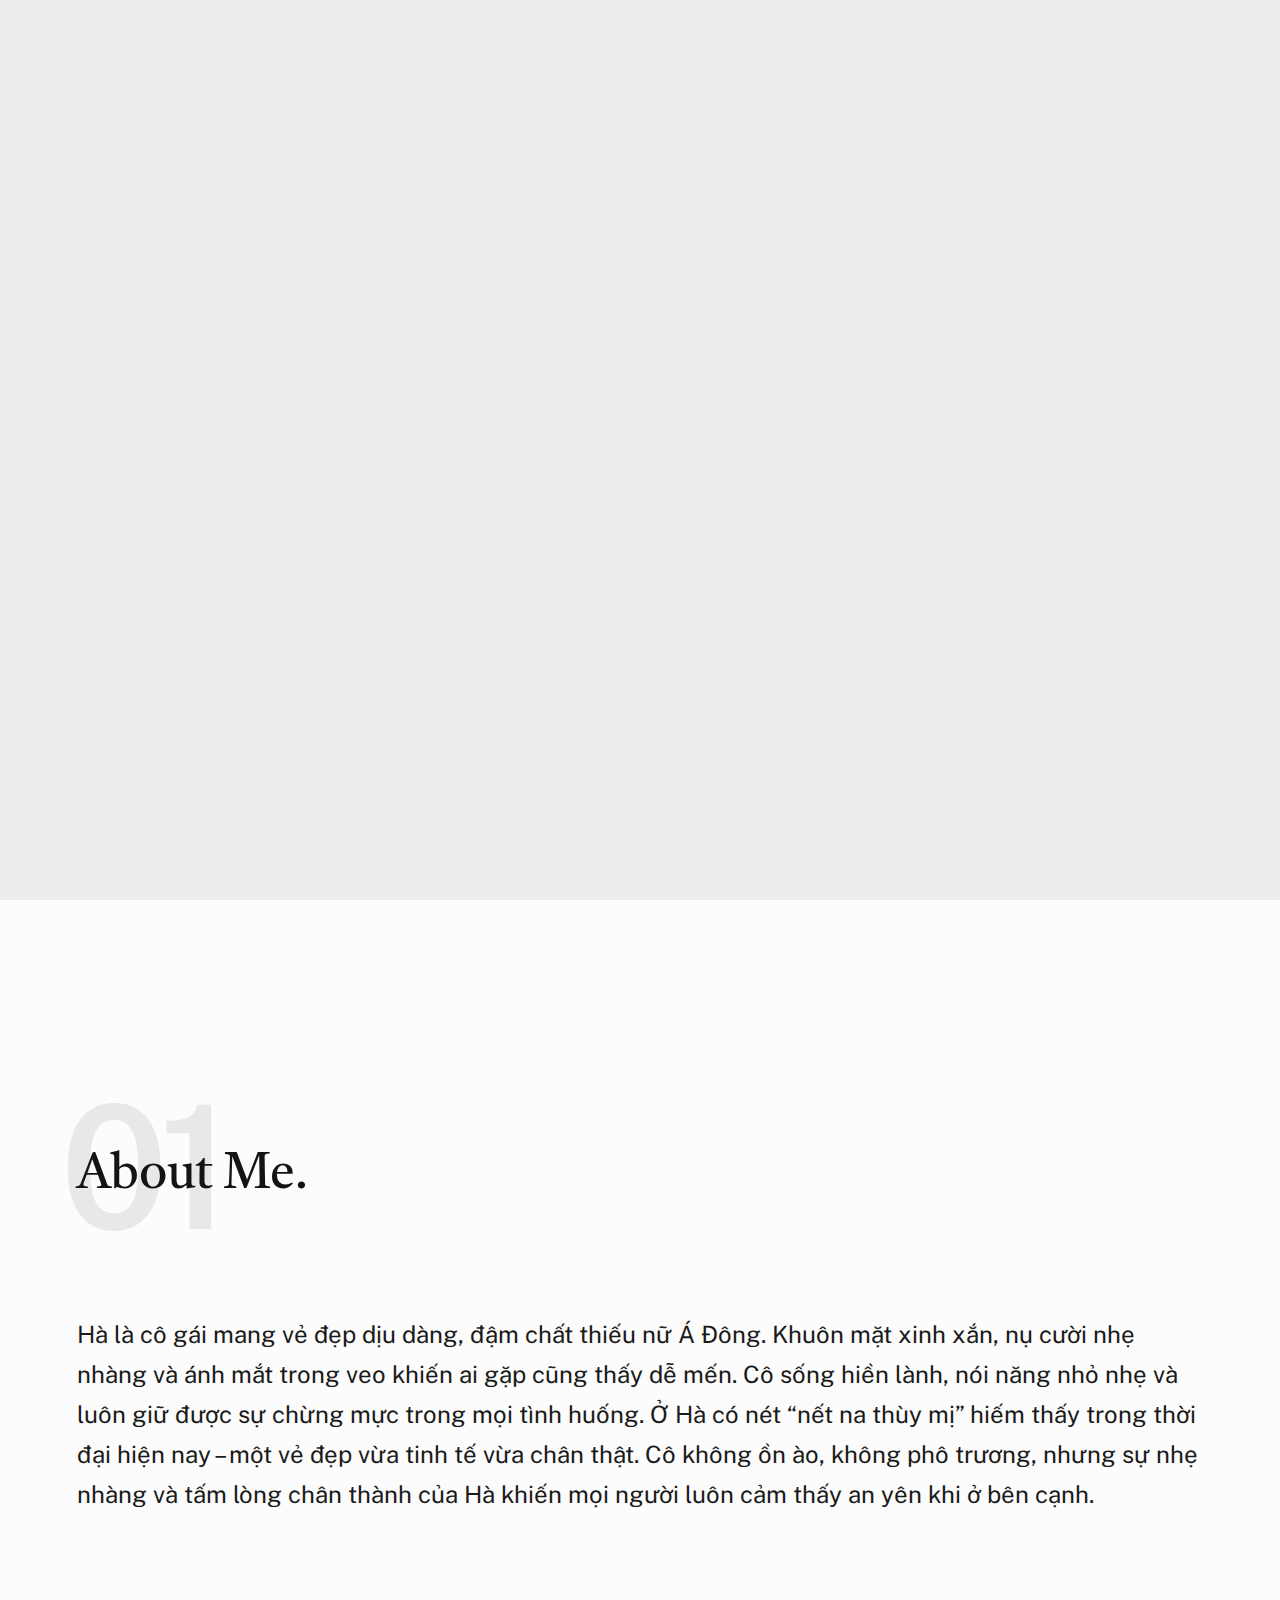
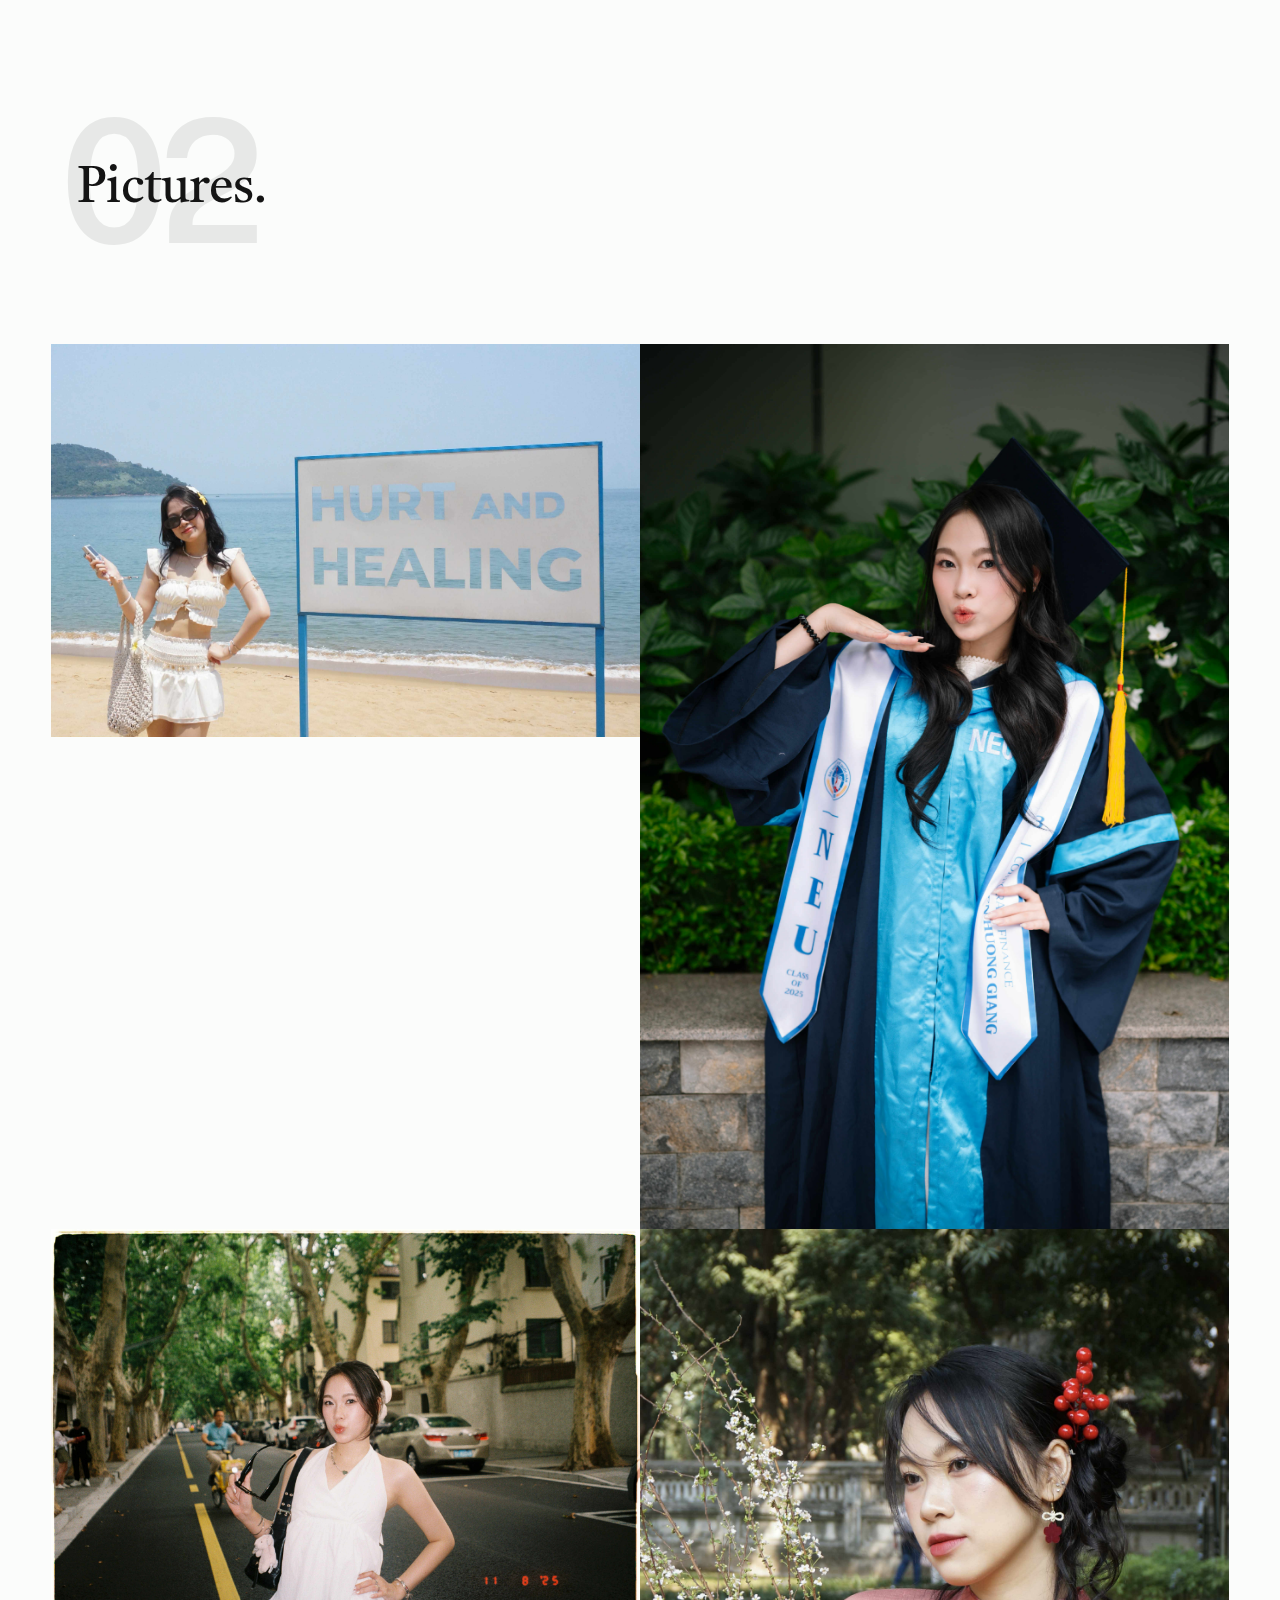
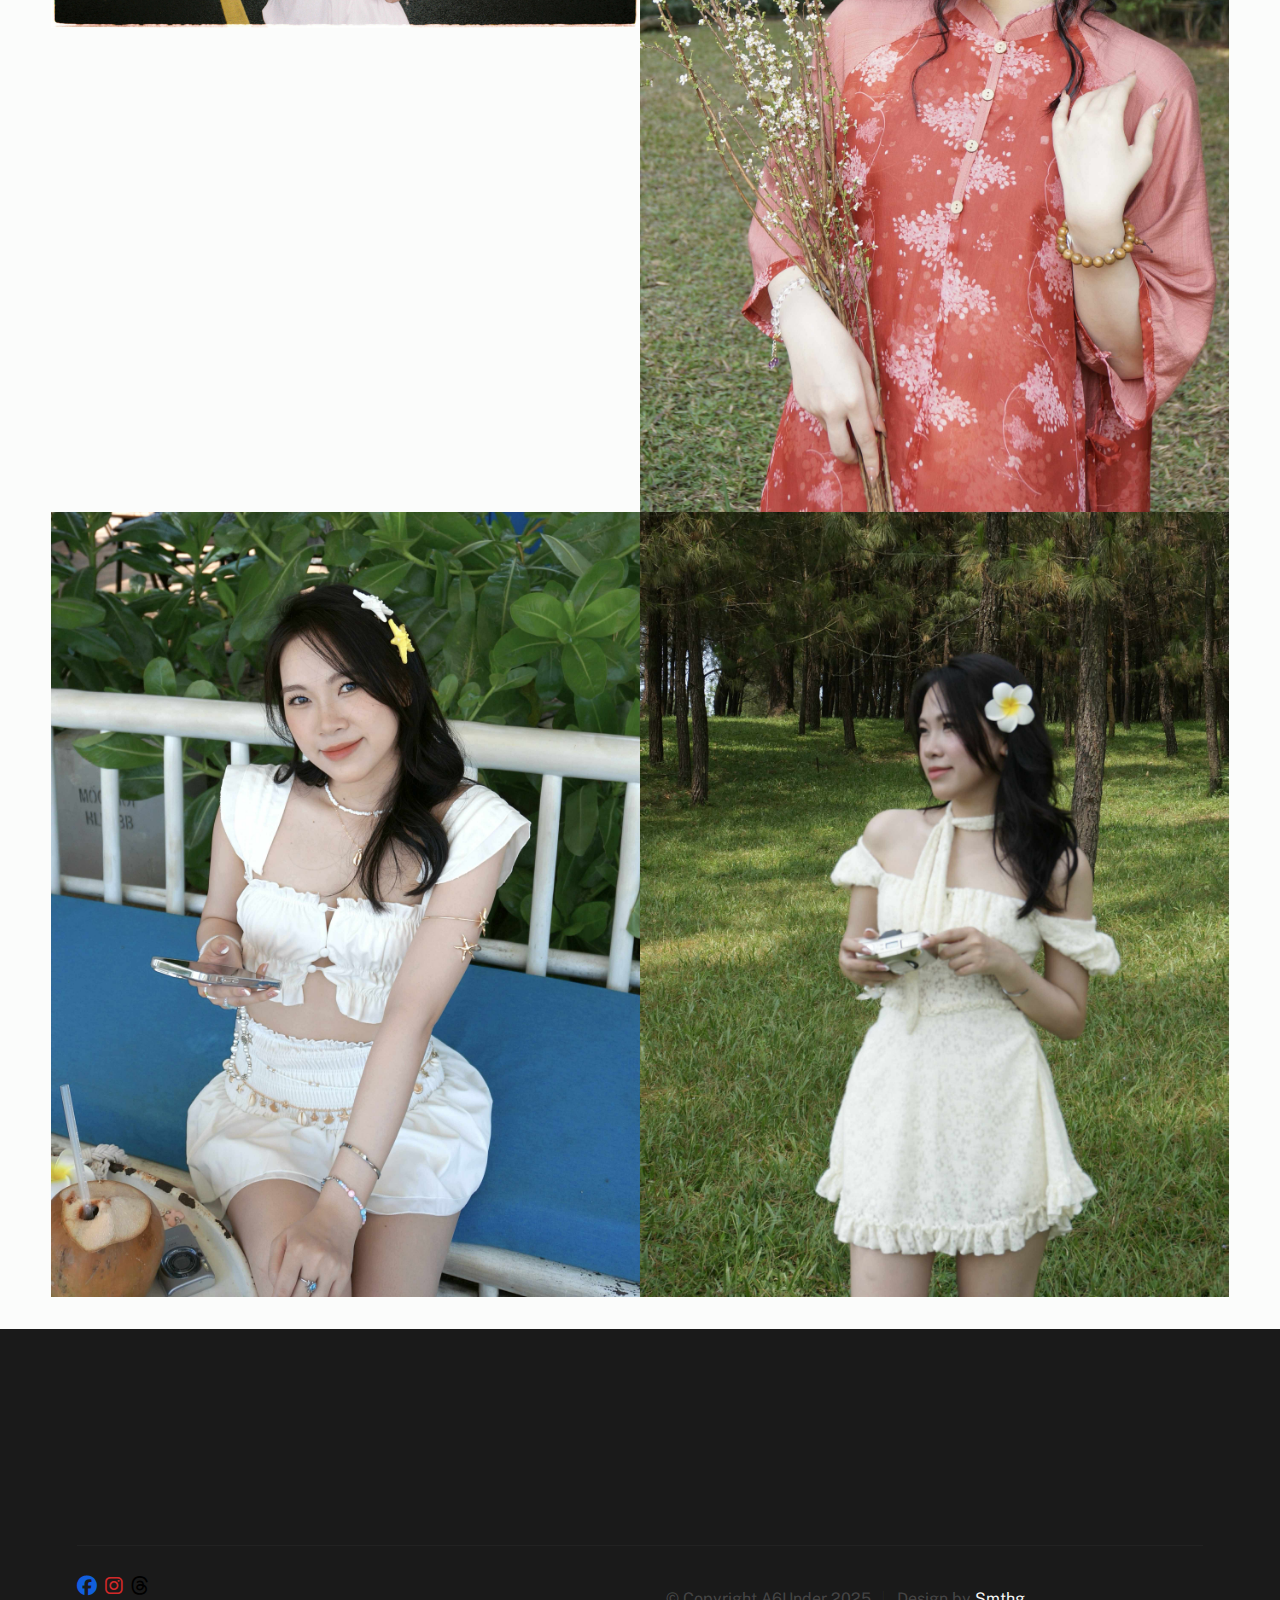
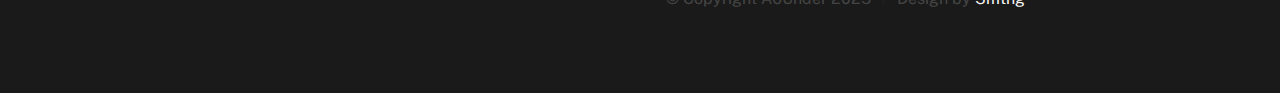
<file: index_H.html>
<!DOCTYPE html>
<html lang="en" class="no-js">

<head>

    <!--- basic page needs
    ================================================== -->
    <meta charset="utf-8">
    <meta name="viewport" content="width=device-width, initial-scale=1">
    <title>A6Under</title>

    <script>
        document.documentElement.classList.remove('no-js');
        document.documentElement.classList.add('js');
    </script>

    <!-- CSS
    ================================================== -->
    <link rel="stylesheet" href="css/vendor.css">
    <link rel="stylesheet" href="css/styles.css">
    <link rel="stylesheet" href="https://cdnjs.cloudflare.com/ajax/libs/font-awesome/6.6.0/css/all.min.css">


    <!-- favicons
    ================================================== -->
    <link rel="apple-touch-icon" sizes="180x180" href="logo.png">
    <link rel="icon" type="image/png" sizes="32x32" href="logo.png">
    <link rel="icon" type="image/png" sizes="16x16" href="logo.png">
    <link rel="manifest" href="site.webmanifest">

</head>


<body id="top">


    <!-- preloader
    ================================================== -->
    <div id="preloader">
        <div id="loader" class="dots-fade">
            <div></div>
            <div></div>
            <div></div>
        </div>
    </div>


    <!-- page wrap
    ================================================== -->
    <div id="page" class="s-pagewrap">


        <!-- # site header 
        ================================================== -->
        <header class="s-header">
            <div class="row s-header__inner"  style="background-color: rgba(0,0,0,0.5) !important;">

                <div class="s-header__block">
                    <div class="s-header__logo">
                        <a class="logo" href="index.html">
                            <span class="logo-text"
                                style="display:inline-block;font-family: 'Inter', system-ui, -apple-system, 'Segoe UI', Roboto, 'Helvetica Neue', Arial, sans-serif;font-weight:700;font-size:6rem;letter-spacing:0.08em;text-transform:uppercase;color:#fffcfc!important;transition:none!important;-webkit-font-smoothing:antialiased;">A6UNDER</span>
                            <img src="logo.png" alt="Homepage">
                        </a>
                    </div>

                    <a class="s-header__menu-toggle" href="#0"><span>Menu</span></a>
                </div> <!-- end s-header__block -->

                <nav class="s-header__nav">
                    <ul class="s-header__menu-links">
                        <li class="current"><a class="smoothscroll" href="#intro">Intro</a></li>
                        <li><a class="smoothscroll" href="#about">About</a></li>
                        <li><a class="smoothscroll" href="#works">Pictures</a></li>
                    </ul> <!-- s-header__menu-links -->
                </nav> <!-- end s-header__nav -->
                <div class="s-header__tools" style="margin-left:auto; position:relative; display:flex; align-items:center;">
                    <button id="headerDropdownBtn" class="s-header__dropdown-btn" aria-expanded="false" aria-controls="headerDropdown"
                        onclick="(function(btn){var menu=document.getElementById('headerDropdown'); var open = menu.style.display==='block'; menu.style.display = open ? 'none' : 'block'; btn.setAttribute('aria-expanded', String(!open));})(this)"
                        style="background:#111;color:#fff;border:0;padding:8px 12px;border-radius:4px;cursor:pointer;">
                        Who? ▾
                    </button>

                    <ul id="headerDropdown" class="s-header__dropdown" role="menu"
                        style="display:none; position:absolute; right:16px; top:48px; background:#fff; color:#111; border-radius:6px; box-shadow:0 6px 18px rgba(0,0,0,0.12); padding:6px 0; list-style:none; min-width:160px; z-index:9999;">
                        <li role="none" style="padding:0;"><a role="menuitem" href="index.html" style="display:block;padding:8px 14px;color:inherit;text-decoration:none;">Giang</a></li>
                        <li role="none" style="padding:0;"><a role="menuitem" href="index_V.html" style="display:block;padding:8px 14px;color:inherit;text-decoration:none;">Vy</a></li>
                        <li role="none" style="padding:0;"><a role="menuitem" href="index_H.html" style="display:block;padding:8px 14px;color:inherit;text-decoration:none;">Hà</a></li>
                        <li role="none" style="padding:0;"><a role="menuitem" href="index_T.html" style="display:block;padding:8px 14px;color:inherit;text-decoration:none;">Trang</a></li>
                        <li role="none" style="padding:0;"><a role="menuitem" href="index_L.html" style="display:block;padding:8px 14px;color:inherit;text-decoration:none;">Ly</a></li>
                    </ul>
                </div> <!-- end s-header__tools -->
            </div> <!-- end s-header__inner -->
        </header> <!-- end s-header -->


        <!-- # intro
        ================================================== -->
        <section id="intro" class="s-intro target-section">

            <div class="row s-intro__content width-sixteen-col">
                <div class="column lg-12 s-intro__content-inner grid-block grid-16">

                    <div class="s-intro__content-text">

                        <div class="s-intro__content-pretitle text-pretitle">Hello</div>
                        <h1 class="s-intro__content-title">
                            I'm <br> Cao Nhật Hà <br>
                            A Member of A6Under.
                        </h1>

                        <div class="s-intro__content-btns">
                            <a class="smoothscroll btn" href="#about">More About Me</a>
                        </div> <!-- s-intro__content-btns -->

                    </div> <!-- s-intro__content-text -->

                </div> <!-- s-intro__content-inner -->
            </div> <!-- s-intro__content -->

            <ul class="s-intro__social social-list">
                <li>
                    <a href="https://www.facebook.com/hzang215" target="_blank" rel="noopener noreferrer"
                        aria-label="Facebook">
                        <i class="fa-brands fa-facebook fa-lg" style="color:#115fdd;"></i>
                        <span class="u-screen-reader-text">Facebook</span>
                    </a>
                </li>

                <li>
                    <a href="https://www.instagram.com/__hwngzang/" target="_blank" rel="noopener noreferrer"
                        aria-label="Instagram">
                        <i class="fa-brands fa-instagram fa-lg" style="color:#d22929;"></i>
                        <span class="u-screen-reader-text">Instagram</span>
                    </a>
                </li>

                <li>
                    <a href="https://www.threads.net/@__hwngzang" target="_blank" rel="noopener noreferrer"
                        aria-label="Threads">
                        <i class="fa-brands fa-threads fa-lg" style="color:#000;"></i>
                        <span class="u-screen-reader-text">Threads</span>
                    </a>
                </li>

            </ul> <!-- end s-intro__social -->

            <div class="s-intro__content-media">
                <img src="images/intro-bg.jpg" srcset="images/intro-bg.jpg 1x, images/intro-bg.jpg 2x" alt="">
            </div> <!-- s-intro__content-media -->


        </section> <!-- end s-intro -->


        <!-- # about
        ================================================== -->
        <section id="about" class="s-about target-section">

            <div class="row s-about__content">
                <div class="column xl-12">

                    <div class="section-header" data-num="01">
                        <h2 class="text-display-title">About Me.</h2>
                    </div> <!-- end section-header -->

                    <p class="attention-getter">
Hà là cô gái mang vẻ đẹp dịu dàng, đậm chất thiếu nữ Á Đông. Khuôn mặt xinh xắn, nụ cười nhẹ nhàng và ánh mắt trong veo khiến ai gặp cũng thấy dễ mến. Cô sống hiền lành, nói năng nhỏ nhẹ và luôn giữ được sự chừng mực trong mọi tình huống. Ở Hà có nét “nết na thùy mị” hiếm thấy trong thời đại hiện nay – một vẻ đẹp vừa tinh tế vừa chân thật. Cô không ồn ào, không phô trương, nhưng sự nhẹ nhàng và tấm lòng chân thành của Hà khiến mọi người luôn cảm thấy an yên khi ở bên cạnh.
                    </p>
                </div> <!-- grid-list-items -->

            </div> <!--end column -->
    </div> <!--end s-about__content -->

    </section> <!-- end s-about -->



    <!-- # works
        ================================================== -->
    <section id="works" class="s-works target-section">

        <div class="row">
            <div class="column xl-12">
                <div class="section-header" data-num="02">
                    <h2 class="text-display-title">Pictures.</h2>
                </div> <!-- end section-header -->
            </div>
        </div>

        <div class="row folio-entries">

            <div class="column entry">
                <a href="images/folio/gallery/giang1.jpg" class="entry__link glightbox"
                    data-glightbox="title: White Knit Cap; description: .entry__desc-01">
                    <div class="entry__thumb">
                        <img src="images/folio/gallery/giang1.jpg" srcset="images/folio/gallery/giang1.jpg 1x"
                            alt="White Knit Cap">
                    </div>
                    <div class="entry__info">
                        <h4 class="entry__title">Giang 1</h4>
                        <div class="entry__cat">A6Under</div>
                    </div>
                </a>

                <div class="glightbox-desc entry__desc-01">
                    <p>
                        đéo biết thông tin của bức ảnh.
                    </p>
                </div>
            </div> <!-- entry -->

            <div class="column entry">
                <a href="images/folio/gallery/giang2.jpg" class="entry__link glightbox"
                    data-glightbox="title: WoodCraft; description: .entry__desc-02">
                    <div class="entry__thumb">
                        <img src="images/folio/gallery/giang2.jpg" srcset="images/folio/gallery/giang2.jpg 1x" alt="">
                    </div>
                    <div class="entry__info">
                        <h4 class="entry__title">Giang 2</h4>
                        <div class="entry__cat">A6Under</div>
                    </div>
                </a>

                <div class="glightbox-desc entry__desc-02">
                    <p>
                        đéo biết thông tin của bức ảnh.
                    </p>
                </div>
            </div> <!-- entry -->

            <div class="column entry">
                <a href="images/folio/gallery/giang3.jpg" class="entry__link glightbox"
                    data-glightbox="title: Caffeine & Tulips; description: .entry__desc-03">
                    <div class="entry__thumb">
                        <img src="images/folio/gallery/giang3.jpg"
                            srcset="images/folio/gallery/giang3.jpg 1x, images/folio/gallery/giang3.jpg 2x" alt="">
                    </div>
                    <div class="entry__info">
                        <h4 class="entry__title">Giang 3</h4>
                        <div class="entry__cat">A6Under</div>
                    </div>
                </a>

                <div class="glightbox-desc entry__desc-03">
                    <p>
                        đéo biết thông tin của bức ảnh.
                    </p>
                </div>
            </div> <!-- entry -->

            <div class="column entry">
                <a href="images/folio/gallery/giang4.jpg" class="entry__link glightbox"
                    data-glightbox="title: Grayscale; description: .entry__desc-04">
                    <div class="entry__thumb">
                        <img src="images/folio/gallery/giang4.jpg"
                            srcset="images/folio/gallery/giang4.jpg 1x, images/folio/gallery/giang4.jpg 2x" alt="">
                    </div>
                    <div class="entry__info">
                        <h4 class="entry__title">Giang 4</h4>
                        <div class="entry__cat">A6Under</div>
                    </div>
                </a>

                <div class="glightbox-desc entry__desc-04">
                    <p>
                        đéo biết thông tin của bức ảnh.
                    </p>
                </div>
            </div> <!-- entry -->

            <div class="column entry">
                <a href="images/folio/gallery/giang5.jpg" class="entry__link glightbox"
                    data-glightbox="title: The Lamp; description: .entry__desc-05">
                    <div class="entry__thumb">
                        <img src="images/folio/gallery/giang5.jpg"
                            srcset="images/folio/gallery/giang5.jpg 1x, images/folio/gallery/giang5.jpg 2x" alt="">
                    </div>
                    <div class="entry__info">
                        <h4 class="entry__title">Giang 5</h4>
                        <div class="entry__cat">A6Under</div>
                    </div>
                </a>

                <div class="glightbox-desc entry__desc-05">
                    <p>
                        đéo biết thông tin của bức ảnh.
                    </p>
                </div>
            </div> <!-- entry -->

            <div class="column entry">
                <a href="images/folio/gallery/giang6.jpg" class="entry__link glightbox"
                    data-glightbox="title: Tropical; description: .entry__desc-06">
                    <div class="entry__thumb">
                        <img src="images/folio/gallery/giang6.jpg"
                            srcset="images/folio/gallery/giang6.jpg 1x, images/folio/gallery/giang6.jpg 2x" alt="">
                    </div>
                    <div class="entry__info">
                        <h4 class="entry__title">Giang 6</h4>
                        <div class="entry__cat">A6Under</div>
                    </div>
                </a>

                <div class="glightbox-desc entry__desc-06">
                    <p>
                        đéo biết thông tin của bức ảnh.
                    </p>
                </div>
            </div> <!-- entry -->

        </div> <!-- folio entries -->


        </div>
    </section> <!-- end s-works -->



    <!-- # footer 
        ================================================== -->
    <footer id="footer" class="s-footer target-section">



        <div class="row s-footer__bottom">

            <div class="column xl-6 lg-12">
                <ul class="s-footer__social social-list">
                    <li>
                    <a href="https://www.facebook.com/hzang215" target="_blank" rel="noopener noreferrer"
                        aria-label="Facebook">
                        <i class="fa-brands fa-facebook fa-lg" style="color:#115fdd;"></i>
                        <span class="u-screen-reader-text">Facebook</span>
                    </a>
                </li>

                <li>
                    <a href="https://www.instagram.com/__hwngzang/" target="_blank" rel="noopener noreferrer"
                        aria-label="Instagram">
                        <i class="fa-brands fa-instagram fa-lg" style="color:#d22929;"></i>
                        <span class="u-screen-reader-text">Instagram</span>
                    </a>
                </li>

                <li>
                    <a href="https://www.threads.net/@__hwngzang" target="_blank" rel="noopener noreferrer"
                        aria-label="Threads">
                        <i class="fa-brands fa-threads fa-lg" style="color:#000;"></i>
                        <span class="u-screen-reader-text">Threads</span>
                    </a>
                </li>
                </ul>
            </div> <!-- end section-footer__social -->

            <div class="column xl-6 lg-12">
                <p class="ss-copyright">
                    <span>© Copyright A6Under 2025</span>
                    <span>Design by <a href="https://www.facebook.com/tuan.quoc.621345/">Smthg</a></span>
                </p>
            </div>

        </div> <!-- end section-footer__bottom -->



    </footer> <!-- end s-footer -->

    </div> <!-- end page-wrap -->


    <!-- Java Script
    ================================================== -->
    <script src="js/plugins.js"></script>
    <script src="js/main.js"></script>

</body>

</html>
</file>
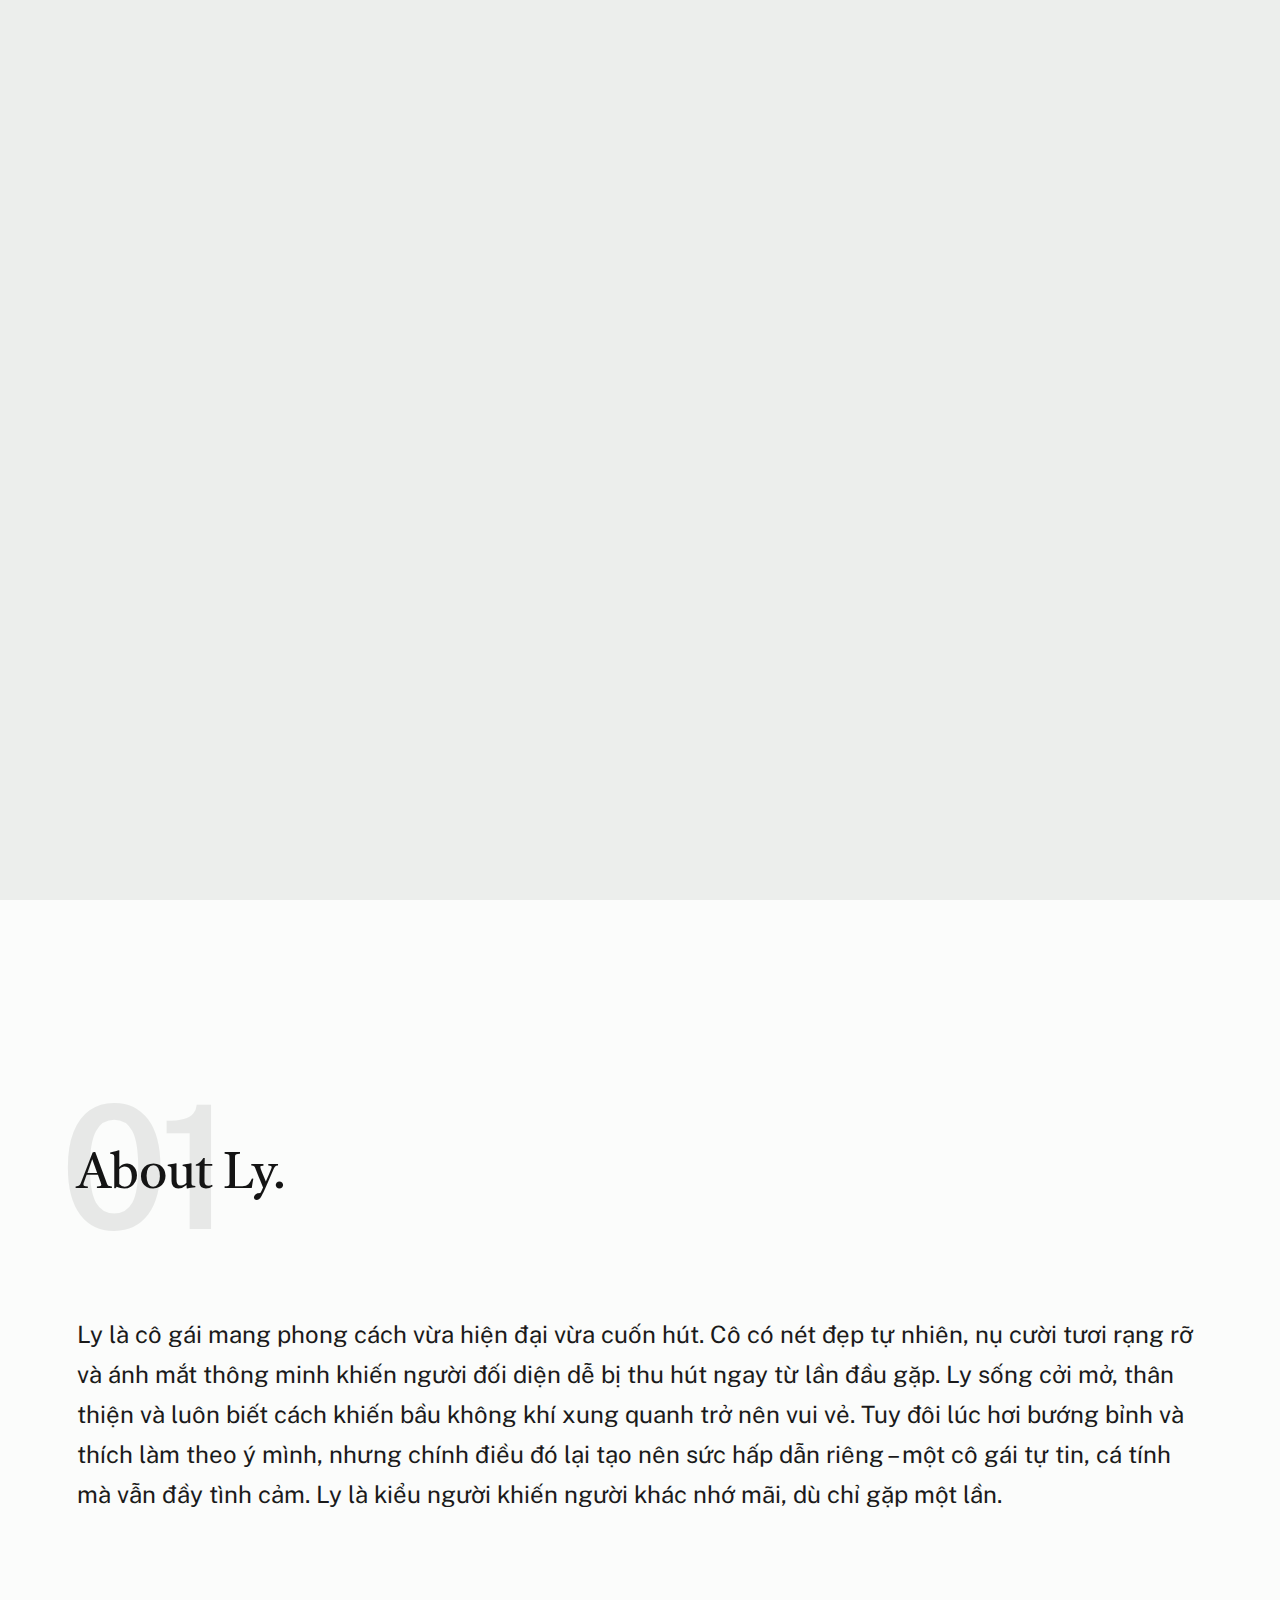
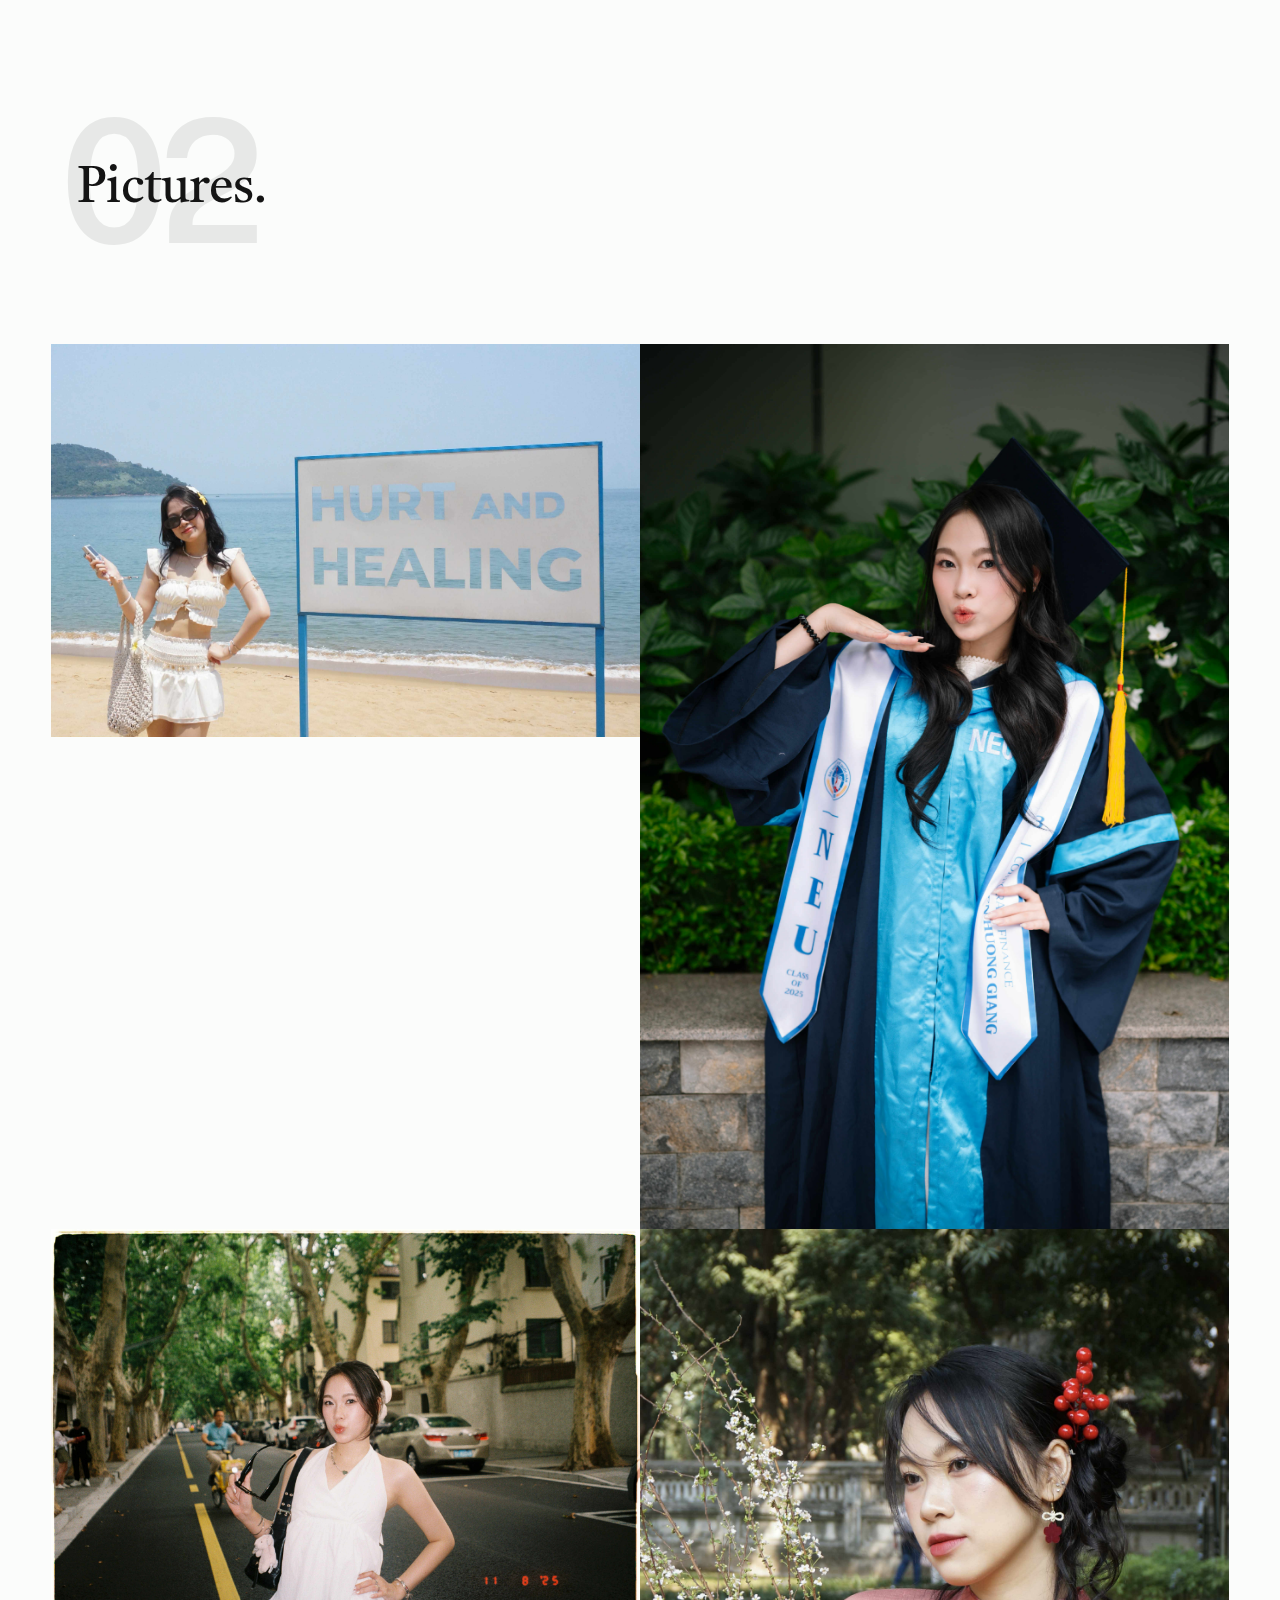
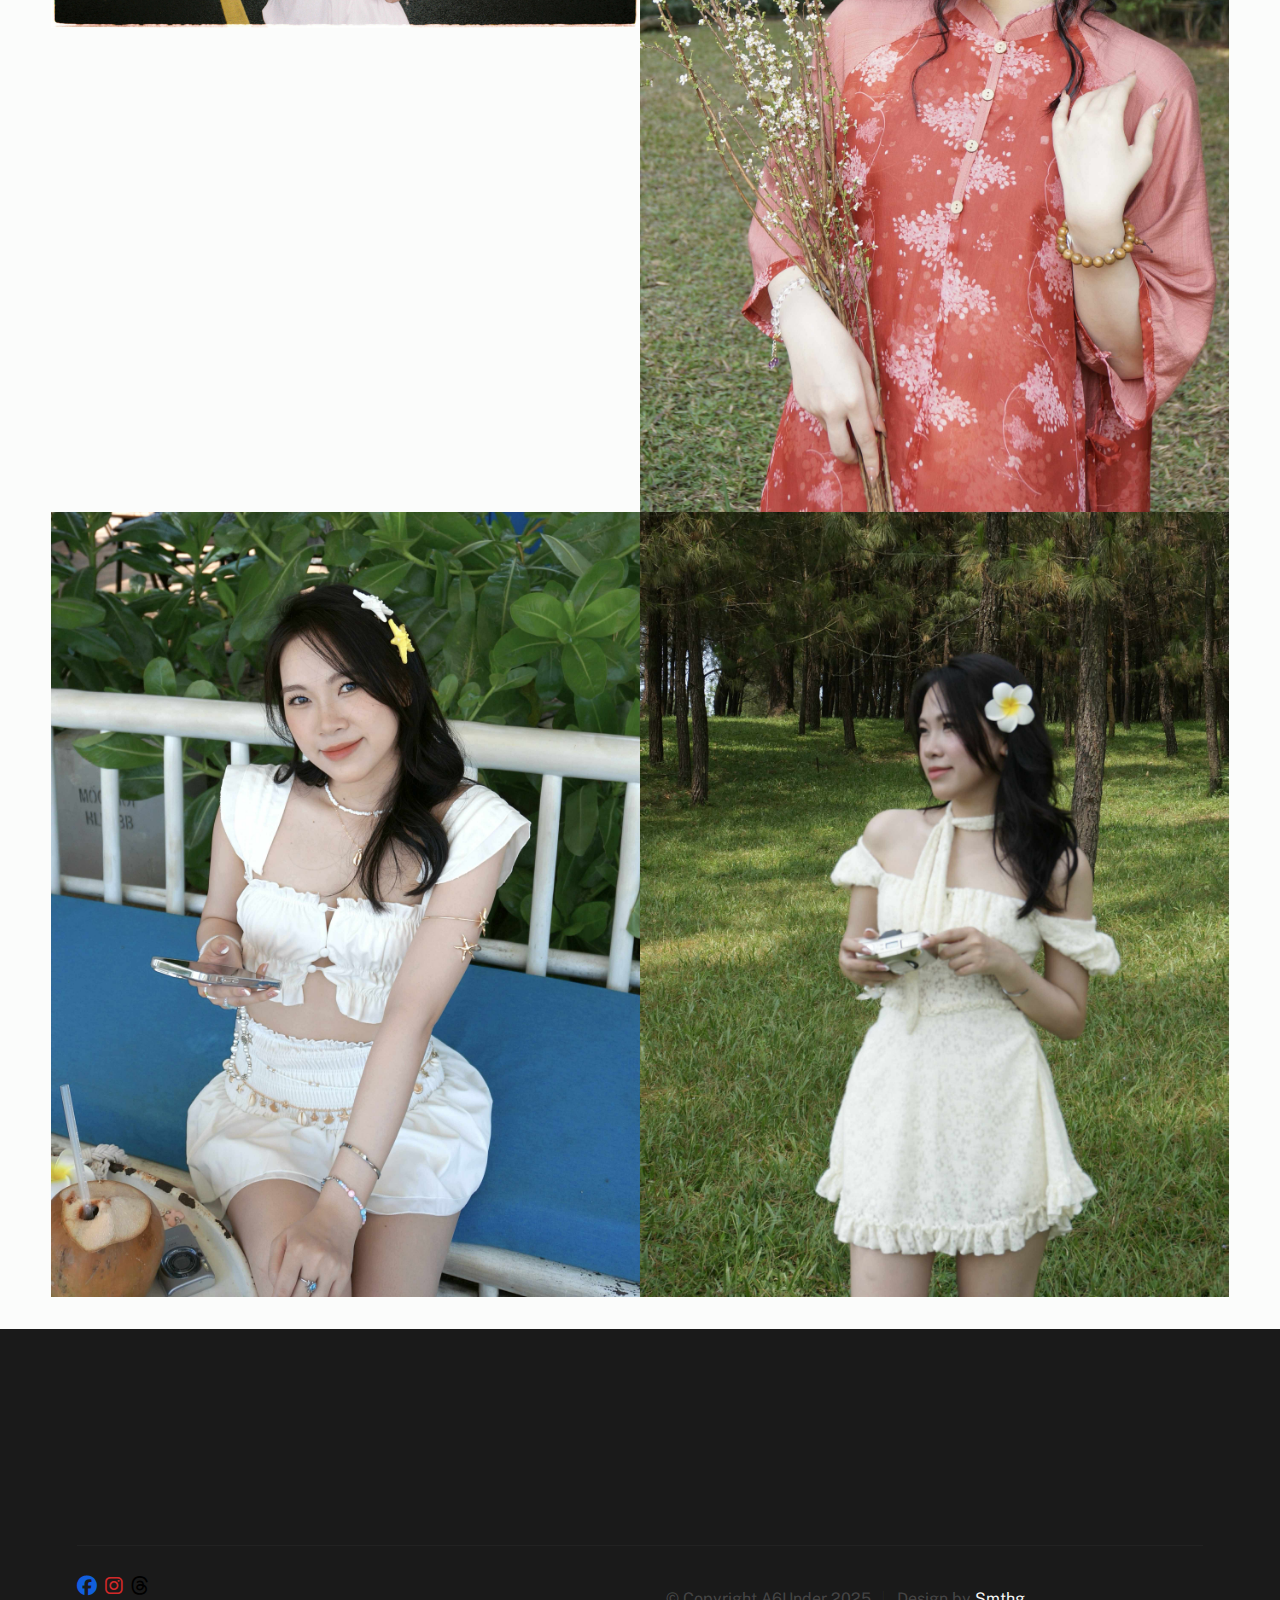
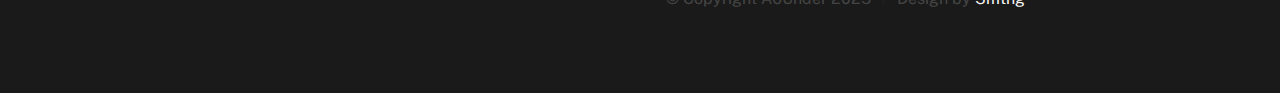
<file: index_L.html>
<!DOCTYPE html>
<html lang="en" class="no-js">

<head>

    <!--- basic page needs
    ================================================== -->
    <meta charset="utf-8">
    <meta name="viewport" content="width=device-width, initial-scale=1">
    <title>A6Under</title>

    <script>
        document.documentElement.classList.remove('no-js');
        document.documentElement.classList.add('js');
    </script>

    <!-- CSS
    ================================================== -->
    <link rel="stylesheet" href="css/vendor.css">
    <link rel="stylesheet" href="css/styles.css">
    <link rel="stylesheet" href="https://cdnjs.cloudflare.com/ajax/libs/font-awesome/6.6.0/css/all.min.css">


    <!-- favicons
    ================================================== -->
    <link rel="apple-touch-icon" sizes="180x180" href="logo.png">
    <link rel="icon" type="image/png" sizes="32x32" href="logo.png">
    <link rel="icon" type="image/png" sizes="16x16" href="logo.png">
    <link rel="manifest" href="site.webmanifest">

</head>


<body id="top">


    <!-- preloader
    ================================================== -->
    <div id="preloader">
        <div id="loader" class="dots-fade">
            <div></div>
            <div></div>
            <div></div>
        </div>
    </div>


    <!-- page wrap
    ================================================== -->
    <div id="page" class="s-pagewrap">


        <!-- # site header 
        ================================================== -->
        <header class="s-header">
            <div class="row s-header__inner"
                style="background-color: rgba(0,0,0,0.5) !important; display:flex; align-items:center; justify-content:space-between;">

                <!-- Logo -->
                <div class="s-header__block" style="flex:1; display:flex; align-items:center;">
                    <a class="logo" href="index.html" style="text-decoration:none;">
                        <span class="logo-text"
                            style="display:inline-block;font-family:'Inter',system-ui,-apple-system,'Segoe UI',Roboto,'Helvetica Neue',Arial,sans-serif;font-weight:700;font-size:4rem;letter-spacing:0.08em;text-transform:uppercase;color:#fffcfc!important;transition:none!important;-webkit-font-smoothing:antialiased;">
                            A6UNDER
                        </span>
                    </a>
                     <a class="s-header__menu-toggle" href="#0"><span>Menu</span></a>
                </div>

                <!-- Navigation -->
                <nav class="s-header__nav" style="flex:2; display:flex; justify-content:center; align-items:center;">
                    <ul class="s-header__menu-links"
                        style="display:flex; align-items:center; gap:30px; list-style:none; margin:0; padding:0;">
                        <li class="current"><a class="smoothscroll" href="#intro"
                                style="color:#fff; text-decoration:none;">Intro</a></li>
                        <li><a class="smoothscroll" href="#about" style="color:#fff; text-decoration:none;">About</a>
                        </li>
                        <li><a class="smoothscroll" href="#works" style="color:#fff; text-decoration:none;">Pictures</a>
                        </li>

                        <!-- Dropdown integrated inside menu -->
                        <li class="s-header__menu-dropdown" style="position:relative;">
                            <button id="headerDropdownBtn" class="s-header__dropdown-btn" aria-expanded="false"
                                aria-controls="headerDropdown"
                                onclick="(function(btn){var menu=document.getElementById('headerDropdown'); var open = menu.style.display==='block'; menu.style.display = open ? 'none' : 'block'; btn.setAttribute('aria-expanded', String(!open));})(this)"
                                style="background:none;color:#fff;border:0;padding:8px 12px;cursor:pointer;font-size:1rem;">
                                Who? ▾
                            </button>

                            <ul id="headerDropdown" class="s-header__dropdown" role="menu"
                                style="display:none; position:absolute; top:40px; left:0; background:#fff; color:#111; border-radius:6px; box-shadow:0 6px 18px rgba(0,0,0,0.12); padding:6px 0; list-style:none; min-width:160px; z-index:9999;">
                                <li><a href="index.html"
                                        style="display:block;padding:8px 14px;color:inherit;text-decoration:none;">Giang</a>
                                </li>
                                <li><a href="index_V.html"
                                        style="display:block;padding:8px 14px;color:inherit;text-decoration:none;">Vy</a>
                                </li>
                                <li><a href="index_H.html"
                                        style="display:block;padding:8px 14px;color:inherit;text-decoration:none;">Hà</a>
                                </li>
                                <li><a href="index_T.html"
                                        style="display:block;padding:8px 14px;color:inherit;text-decoration:none;">Trang</a>
                                </li>
                                <li><a href="index_L.html"
                                        style="display:block;padding:8px 14px;color:inherit;text-decoration:none;">Ly</a>
                                </li>
                            </ul>
                        </li>
                    </ul>
                </nav>

            </div> <!-- end s-header__inner -->
        </header>


        <!-- # intro
        ================================================== -->
        <section id="intro" class="s-intro target-section">

            <div class="row s-intro__content width-sixteen-col">
                <div class="column lg-12 s-intro__content-inner grid-block grid-16">

                    <div class="s-intro__content-text">

                        <div class="s-intro__content-pretitle text-pretitle">Hello</div>
                        <h1 class="s-intro__content-title">
                            I'm <br> Lê Hải Ly <br>
                            A Member of A6Under.
                        </h1>

                        <div class="s-intro__content-btns">
                            <a class="smoothscroll btn" href="#about">More About Ly</a>
                        </div> <!-- s-intro__content-btns -->

                    </div> <!-- s-intro__content-text -->

                </div> <!-- s-intro__content-inner -->
            </div> <!-- s-intro__content -->

            <ul class="s-intro__social social-list">
                <li>
                    <a href="https://www.facebook.com/hzang215" target="_blank" rel="noopener noreferrer"
                        aria-label="Facebook">
                        <i class="fa-brands fa-facebook fa-lg" style="color:#115fdd;"></i>
                        <span class="u-screen-reader-text">Facebook</span>
                    </a>
                </li>

                <li>
                    <a href="https://www.instagram.com/__hwngzang/" target="_blank" rel="noopener noreferrer"
                        aria-label="Instagram">
                        <i class="fa-brands fa-instagram fa-lg" style="color:#d22929;"></i>
                        <span class="u-screen-reader-text">Instagram</span>
                    </a>
                </li>

                <li>
                    <a href="https://www.threads.net/@__hwngzang" target="_blank" rel="noopener noreferrer"
                        aria-label="Threads">
                        <i class="fa-brands fa-threads fa-lg" style="color:#000;"></i>
                        <span class="u-screen-reader-text">Threads</span>
                    </a>
                </li>

            </ul> <!-- end s-intro__social -->

            <div class="s-intro__content-media">
                <img src="images/intro-bg.jpg" srcset="images/intro-bg.jpg 1x, images/intro-bg.jpg 2x" alt="">
            </div> <!-- s-intro__content-media -->


        </section> <!-- end s-intro -->


        <!-- # about
        ================================================== -->
        <section id="about" class="s-about target-section">

            <div class="row s-about__content">
                <div class="column xl-12">

                    <div class="section-header" data-num="01">
                        <h2 class="text-display-title">About Ly.</h2>
                    </div> <!-- end section-header -->

                    <p class="attention-getter">
Ly là cô gái mang phong cách vừa hiện đại vừa cuốn hút. Cô có nét đẹp tự nhiên, nụ cười tươi rạng rỡ và ánh mắt thông minh khiến người đối diện dễ bị thu hút ngay từ lần đầu gặp. Ly sống cởi mở, thân thiện và luôn biết cách khiến bầu không khí xung quanh trở nên vui vẻ. Tuy đôi lúc hơi bướng bỉnh và thích làm theo ý mình, nhưng chính điều đó lại tạo nên sức hấp dẫn riêng – một cô gái tự tin, cá tính mà vẫn đầy tình cảm. Ly là kiểu người khiến người khác nhớ mãi, dù chỉ gặp một lần.
                    </p>
                </div> <!-- grid-list-items -->

            </div> <!--end column -->
    </div> <!--end s-about__content -->

    </section> <!-- end s-about -->



    <!-- # works
        ================================================== -->
    <section id="works" class="s-works target-section">

        <div class="row">
            <div class="column xl-12">
                <div class="section-header" data-num="02">
                    <h2 class="text-display-title">Pictures.</h2>
                </div> <!-- end section-header -->
            </div>
        </div>

        <div class="row folio-entries">

            <div class="column entry">
                <a href="images/folio/gallery/giang1.jpg" class="entry__link glightbox"
                    data-glightbox="title: White Knit Cap; description: .entry__desc-01">
                    <div class="entry__thumb">
                        <img src="images/folio/gallery/giang1.jpg" srcset="images/folio/gallery/giang1.jpg 1x"
                            alt="White Knit Cap">
                    </div>
                    <div class="entry__info">
                        <h4 class="entry__title">Giang 1</h4>
                        <div class="entry__cat">A6Under</div>
                    </div>
                </a>

                <div class="glightbox-desc entry__desc-01">
                    <p>
                        đéo biết thông tin của bức ảnh.
                    </p>
                </div>
            </div> <!-- entry -->

            <div class="column entry">
                <a href="images/folio/gallery/giang2.jpg" class="entry__link glightbox"
                    data-glightbox="title: WoodCraft; description: .entry__desc-02">
                    <div class="entry__thumb">
                        <img src="images/folio/gallery/giang2.jpg" srcset="images/folio/gallery/giang2.jpg 1x" alt="">
                    </div>
                    <div class="entry__info">
                        <h4 class="entry__title">Giang 2</h4>
                        <div class="entry__cat">A6Under</div>
                    </div>
                </a>

                <div class="glightbox-desc entry__desc-02">
                    <p>
                        đéo biết thông tin của bức ảnh.
                    </p>
                </div>
            </div> <!-- entry -->

            <div class="column entry">
                <a href="images/folio/gallery/giang3.jpg" class="entry__link glightbox"
                    data-glightbox="title: Caffeine & Tulips; description: .entry__desc-03">
                    <div class="entry__thumb">
                        <img src="images/folio/gallery/giang3.jpg"
                            srcset="images/folio/gallery/giang3.jpg 1x, images/folio/gallery/giang3.jpg 2x" alt="">
                    </div>
                    <div class="entry__info">
                        <h4 class="entry__title">Giang 3</h4>
                        <div class="entry__cat">A6Under</div>
                    </div>
                </a>

                <div class="glightbox-desc entry__desc-03">
                    <p>
                        đéo biết thông tin của bức ảnh.
                    </p>
                </div>
            </div> <!-- entry -->

            <div class="column entry">
                <a href="images/folio/gallery/giang4.jpg" class="entry__link glightbox"
                    data-glightbox="title: Grayscale; description: .entry__desc-04">
                    <div class="entry__thumb">
                        <img src="images/folio/gallery/giang4.jpg"
                            srcset="images/folio/gallery/giang4.jpg 1x, images/folio/gallery/giang4.jpg 2x" alt="">
                    </div>
                    <div class="entry__info">
                        <h4 class="entry__title">Giang 4</h4>
                        <div class="entry__cat">A6Under</div>
                    </div>
                </a>

                <div class="glightbox-desc entry__desc-04">
                    <p>
                        đéo biết thông tin của bức ảnh.
                    </p>
                </div>
            </div> <!-- entry -->

            <div class="column entry">
                <a href="images/folio/gallery/giang5.jpg" class="entry__link glightbox"
                    data-glightbox="title: The Lamp; description: .entry__desc-05">
                    <div class="entry__thumb">
                        <img src="images/folio/gallery/giang5.jpg"
                            srcset="images/folio/gallery/giang5.jpg 1x, images/folio/gallery/giang5.jpg 2x" alt="">
                    </div>
                    <div class="entry__info">
                        <h4 class="entry__title">Giang 5</h4>
                        <div class="entry__cat">A6Under</div>
                    </div>
                </a>

                <div class="glightbox-desc entry__desc-05">
                    <p>
                        đéo biết thông tin của bức ảnh.
                    </p>
                </div>
            </div> <!-- entry -->

            <div class="column entry">
                <a href="images/folio/gallery/giang6.jpg" class="entry__link glightbox"
                    data-glightbox="title: Tropical; description: .entry__desc-06">
                    <div class="entry__thumb">
                        <img src="images/folio/gallery/giang6.jpg"
                            srcset="images/folio/gallery/giang6.jpg 1x, images/folio/gallery/giang6.jpg 2x" alt="">
                    </div>
                    <div class="entry__info">
                        <h4 class="entry__title">Giang 6</h4>
                        <div class="entry__cat">A6Under</div>
                    </div>
                </a>

                <div class="glightbox-desc entry__desc-06">
                    <p>
                        đéo biết thông tin của bức ảnh.
                    </p>
                </div>
            </div> <!-- entry -->

        </div> <!-- folio entries -->


        </div>
    </section> <!-- end s-works -->



    <!-- # footer 
        ================================================== -->
    <footer id="footer" class="s-footer target-section">



        <div class="row s-footer__bottom">

            <div class="column xl-6 lg-12">
                <ul class="s-footer__social social-list">
                    <li>
                    <a href="https://www.facebook.com/hzang215" target="_blank" rel="noopener noreferrer"
                        aria-label="Facebook">
                        <i class="fa-brands fa-facebook fa-lg" style="color:#115fdd;"></i>
                        <span class="u-screen-reader-text">Facebook</span>
                    </a>
                </li>

                <li>
                    <a href="https://www.instagram.com/__hwngzang/" target="_blank" rel="noopener noreferrer"
                        aria-label="Instagram">
                        <i class="fa-brands fa-instagram fa-lg" style="color:#d22929;"></i>
                        <span class="u-screen-reader-text">Instagram</span>
                    </a>
                </li>

                <li>
                    <a href="https://www.threads.net/@__hwngzang" target="_blank" rel="noopener noreferrer"
                        aria-label="Threads">
                        <i class="fa-brands fa-threads fa-lg" style="color:#000;"></i>
                        <span class="u-screen-reader-text">Threads</span>
                    </a>
                </li>
                </ul>
            </div> <!-- end section-footer__social -->

            <div class="column xl-6 lg-12">
                <p class="ss-copyright">
                    <span>© Copyright A6Under 2025</span>
                    <span>Design by <a href="https://www.facebook.com/tuan.quoc.621345/">Smthg</a></span>
                </p>
            </div>

        </div> <!-- end section-footer__bottom -->



    </footer> <!-- end s-footer -->

    </div> <!-- end page-wrap -->


    <!-- Java Script
    ================================================== -->
    <script src="js/plugins.js"></script>
    <script src="js/main.js"></script>

</body>

</html>
</file>
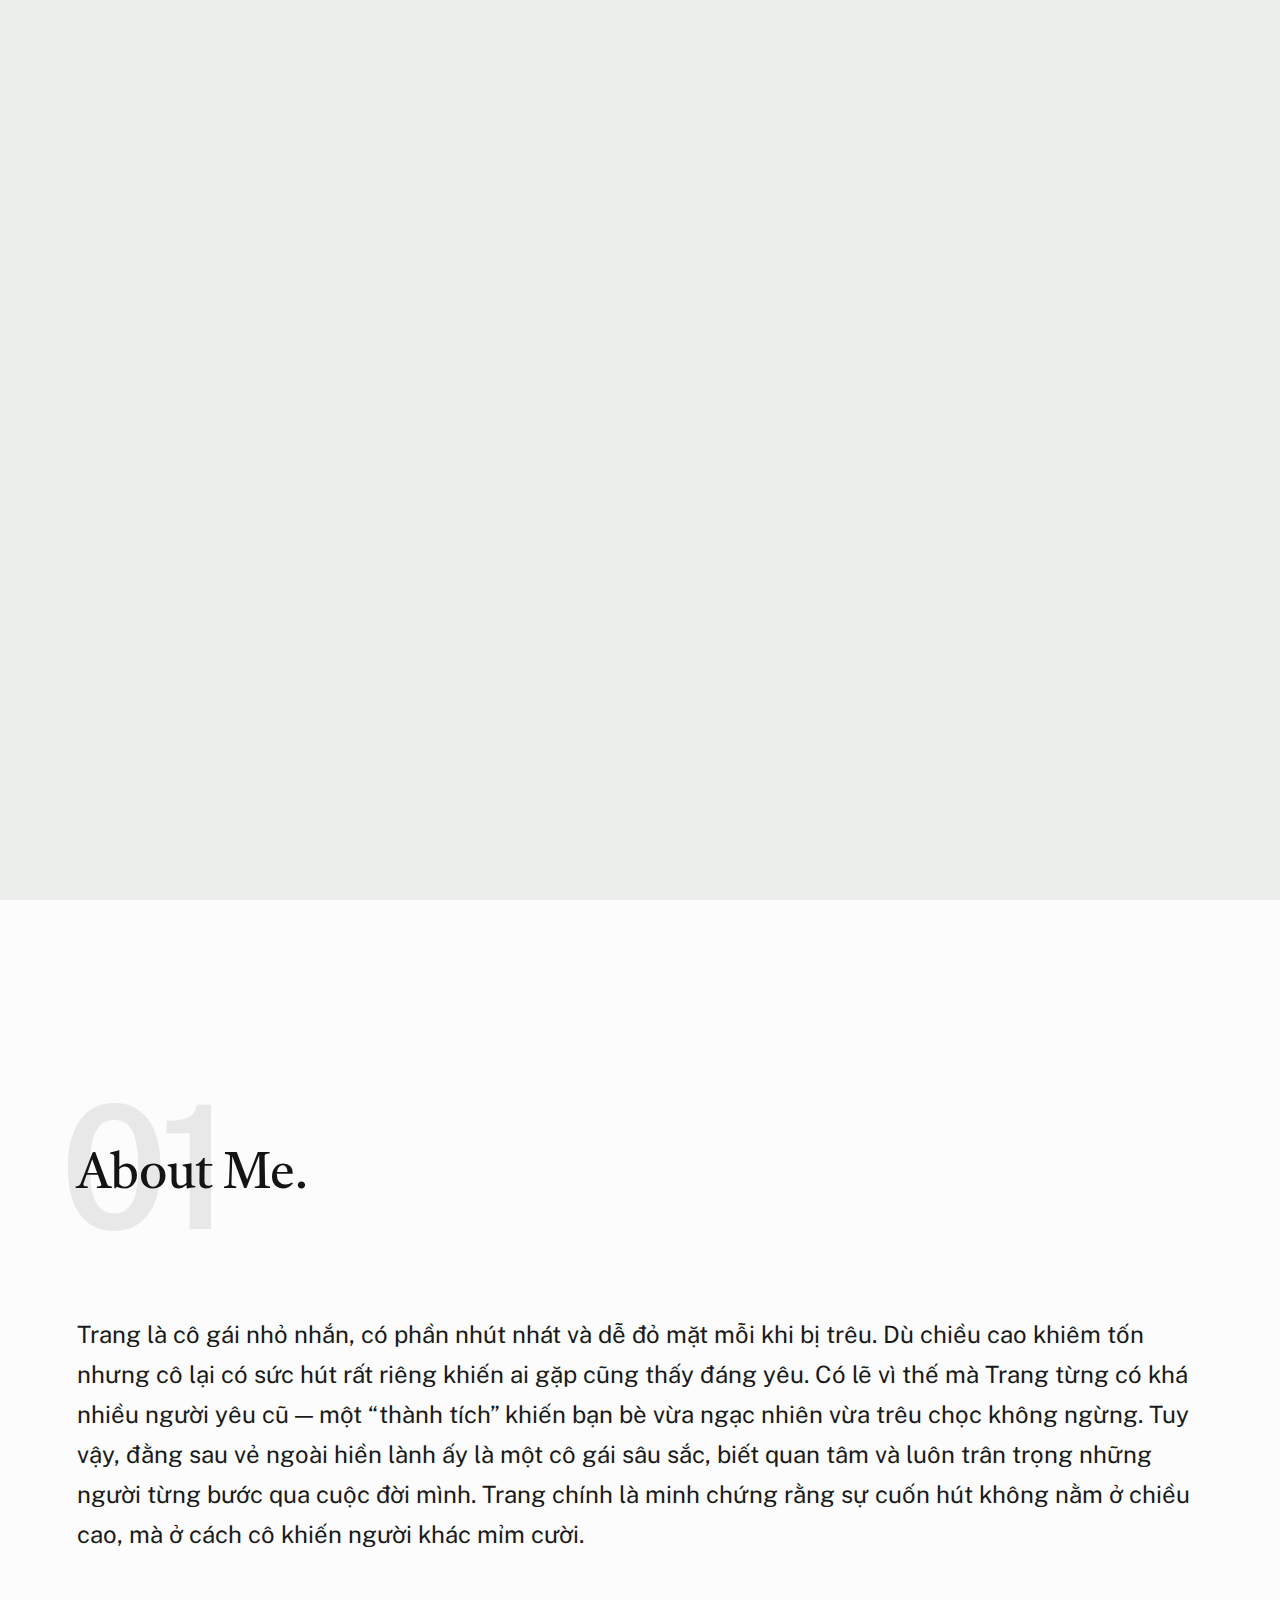
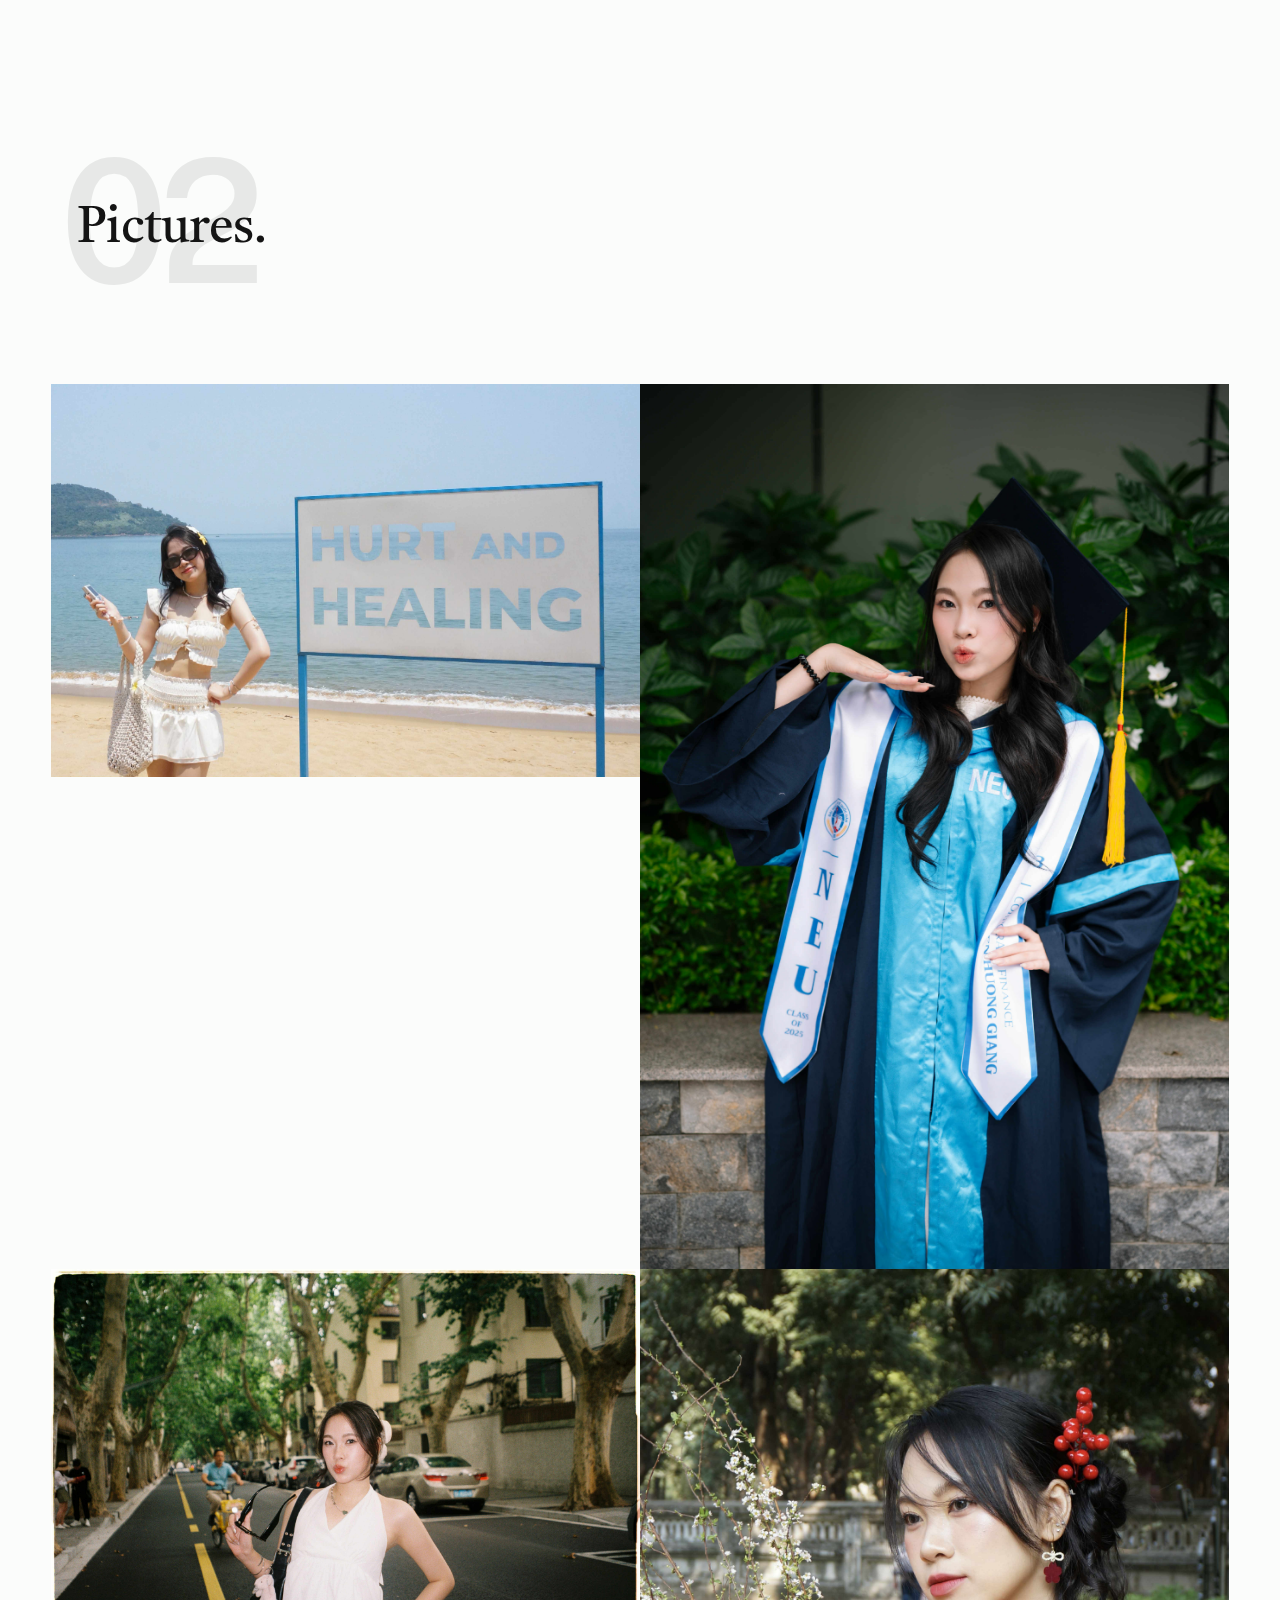
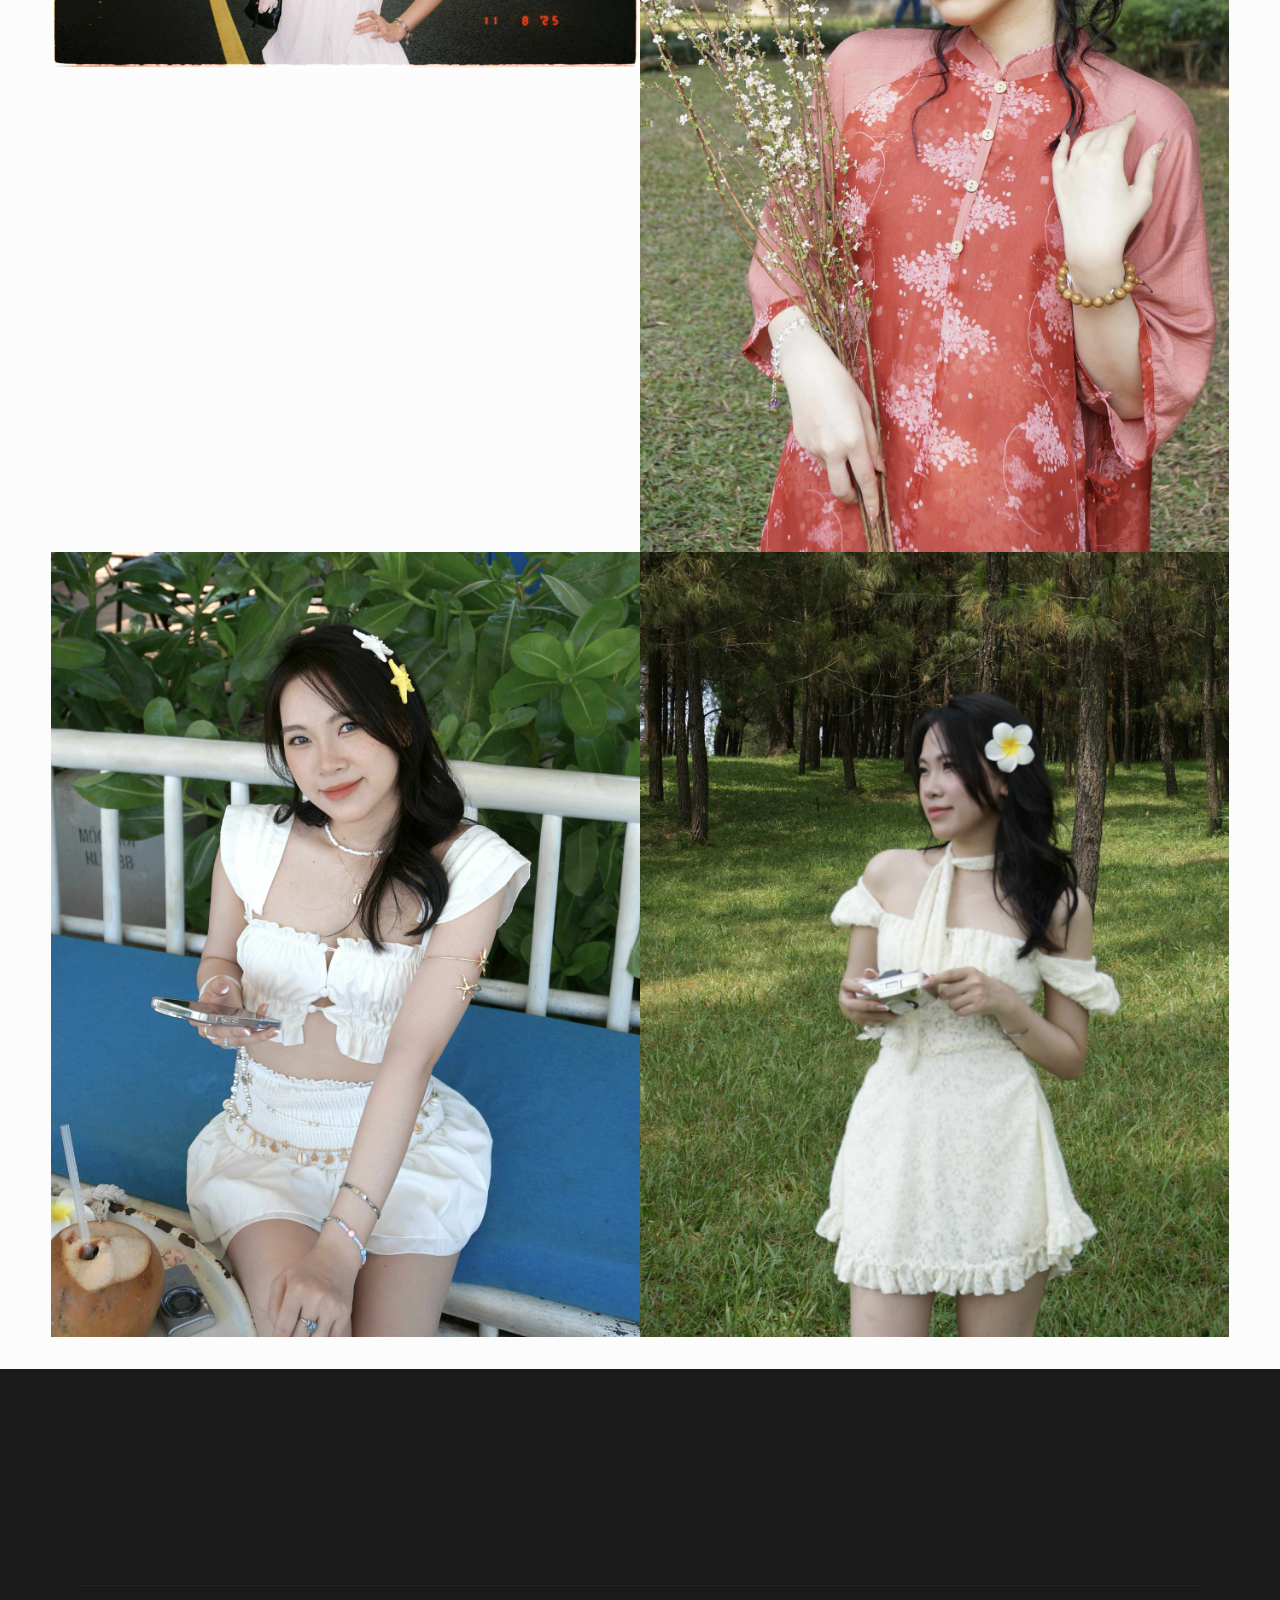
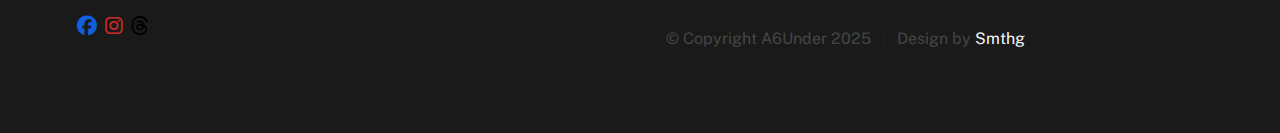
<file: index_T.html>
<!DOCTYPE html>
<html lang="en" class="no-js">

<head>

    <!--- basic page needs
    ================================================== -->
    <meta charset="utf-8">
    <meta name="viewport" content="width=device-width, initial-scale=1">
    <title>A6Under</title>

    <script>
        document.documentElement.classList.remove('no-js');
        document.documentElement.classList.add('js');
    </script>

    <!-- CSS
    ================================================== -->
    <link rel="stylesheet" href="css/vendor.css">
    <link rel="stylesheet" href="css/styles.css">
    <link rel="stylesheet" href="https://cdnjs.cloudflare.com/ajax/libs/font-awesome/6.6.0/css/all.min.css">


    <!-- favicons
    ================================================== -->
    <link rel="apple-touch-icon" sizes="180x180" href="logo.png">
    <link rel="icon" type="image/png" sizes="32x32" href="logo.png">
    <link rel="icon" type="image/png" sizes="16x16" href="logo.png">
    <link rel="manifest" href="site.webmanifest">

</head>


<body id="top">


    <!-- preloader
    ================================================== -->
    <div id="preloader">
        <div id="loader" class="dots-fade">
            <div></div>
            <div></div>
            <div></div>
        </div>
    </div>


    <!-- page wrap
    ================================================== -->
    <div id="page" class="s-pagewrap">


        <!-- # site header 
        ================================================== -->
        <header class="s-header">
            <div class="row s-header__inner"
                style="background-color: rgba(0,0,0,0.5) !important; display:flex; align-items:center; justify-content:space-between;">

                <!-- Logo -->
                <div class="s-header__logo" style="flex:1; display:flex; align-items:center;">
                    <a class="logo" href="index.html" style="text-decoration:none;">
                        <span class="logo-text"
                            style="display:inline-block;font-family:'Inter',system-ui,-apple-system,'Segoe UI',Roboto,'Helvetica Neue',Arial,sans-serif;font-weight:700;font-size:6rem;letter-spacing:0.08em;text-transform:uppercase;color:#fffcfc!important;transition:none!important;-webkit-font-smoothing:antialiased;">
                            A6UNDER
                        </span>
                    </a>
                </div>

                <!-- Navigation -->
                <nav class="s-header__nav" style="flex:2; display:flex; justify-content:center; align-items:center;">
                    <ul class="s-header__menu-links"
                        style="display:flex; align-items:center; gap:30px; list-style:none; margin:0; padding:0;">
                        <li class="current"><a class="smoothscroll" href="#intro"
                                style="color:#fff; text-decoration:none;">Intro</a></li>
                        <li><a class="smoothscroll" href="#about" style="color:#fff; text-decoration:none;">About</a>
                        </li>
                        <li><a class="smoothscroll" href="#works" style="color:#fff; text-decoration:none;">Pictures</a>
                        </li>

                        <!-- Dropdown integrated inside menu -->
                        <li class="s-header__menu-dropdown" style="position:relative;">
                            <button id="headerDropdownBtn" class="s-header__dropdown-btn" aria-expanded="false"
                                aria-controls="headerDropdown"
                                onclick="(function(btn){var menu=document.getElementById('headerDropdown'); var open = menu.style.display==='block'; menu.style.display = open ? 'none' : 'block'; btn.setAttribute('aria-expanded', String(!open));})(this)"
                                style="background:none;color:#fff;border:0;padding:8px 12px;cursor:pointer;font-size:1rem;">
                                Who? ▾
                            </button>

                            <ul id="headerDropdown" class="s-header__dropdown" role="menu"
                                style="display:none; position:absolute; top:40px; left:0; background:#fff; color:#111; border-radius:6px; box-shadow:0 6px 18px rgba(0,0,0,0.12); padding:6px 0; list-style:none; min-width:160px; z-index:9999;">
                                <li><a href="index.html"
                                        style="display:block;padding:8px 14px;color:inherit;text-decoration:none;">Giang</a>
                                </li>
                                <li><a href="index_V.html"
                                        style="display:block;padding:8px 14px;color:inherit;text-decoration:none;">Vy</a>
                                </li>
                                <li><a href="index_H.html"
                                        style="display:block;padding:8px 14px;color:inherit;text-decoration:none;">Hà</a>
                                </li>
                                <li><a href="index_T.html"
                                        style="display:block;padding:8px 14px;color:inherit;text-decoration:none;">Trang</a>
                                </li>
                                <li><a href="index_L.html"
                                        style="display:block;padding:8px 14px;color:inherit;text-decoration:none;">Ly</a>
                                </li>
                            </ul>
                        </li>
                    </ul>
                </nav>

            </div> <!-- end s-header__inner -->
        </header>


        <!-- # intro
        ================================================== -->
        <section id="intro" class="s-intro target-section">

            <div class="row s-intro__content width-sixteen-col">
                <div class="column lg-12 s-intro__content-inner grid-block grid-16">

                    <div class="s-intro__content-text">

                        <div class="s-intro__content-pretitle text-pretitle">Hello</div>
                        <h1 class="s-intro__content-title">
                            I'm <br> Tô Huyền Trang <br>
                            A Member of A6Under.
                        </h1>

                        <div class="s-intro__content-btns">
                            <a class="smoothscroll btn" href="#about">More About Me</a>
                        </div> <!-- s-intro__content-btns -->

                    </div> <!-- s-intro__content-text -->

                </div> <!-- s-intro__content-inner -->
            </div> <!-- s-intro__content -->

            <ul class="s-intro__social social-list">
                <li>
                    <a href="https://www.facebook.com/hzang215" target="_blank" rel="noopener noreferrer"
                        aria-label="Facebook">
                        <i class="fa-brands fa-facebook fa-lg" style="color:#115fdd;"></i>
                        <span class="u-screen-reader-text">Facebook</span>
                    </a>
                </li>

                <li>
                    <a href="https://www.instagram.com/__hwngzang/" target="_blank" rel="noopener noreferrer"
                        aria-label="Instagram">
                        <i class="fa-brands fa-instagram fa-lg" style="color:#d22929;"></i>
                        <span class="u-screen-reader-text">Instagram</span>
                    </a>
                </li>

                <li>
                    <a href="https://www.threads.net/@__hwngzang" target="_blank" rel="noopener noreferrer"
                        aria-label="Threads">
                        <i class="fa-brands fa-threads fa-lg" style="color:#000;"></i>
                        <span class="u-screen-reader-text">Threads</span>
                    </a>
                </li>

            </ul> <!-- end s-intro__social -->

            <div class="s-intro__content-media">
                <img src="images/intro-bg.jpg" srcset="images/intro-bg.jpg 1x, images/intro-bg.jpg 2x" alt="">
            </div> <!-- s-intro__content-media -->


        </section> <!-- end s-intro -->


        <!-- # about
        ================================================== -->
        <section id="about" class="s-about target-section">

            <div class="row s-about__content">
                <div class="column xl-12">

                    <div class="section-header" data-num="01">
                        <h2 class="text-display-title">About Me.</h2>
                    </div> <!-- end section-header -->

                    <p class="attention-getter">
Trang là cô gái nhỏ nhắn, có phần nhút nhát và dễ đỏ mặt mỗi khi bị trêu. Dù chiều cao khiêm tốn nhưng cô lại có sức hút rất riêng khiến ai gặp cũng thấy đáng yêu. Có lẽ vì thế mà Trang từng có khá nhiều người yêu cũ — một “thành tích” khiến bạn bè vừa ngạc nhiên vừa trêu chọc không ngừng. Tuy vậy, đằng sau vẻ ngoài hiền lành ấy là một cô gái sâu sắc, biết quan tâm và luôn trân trọng những người từng bước qua cuộc đời mình. Trang chính là minh chứng rằng sự cuốn hút không nằm ở chiều cao, mà ở cách cô khiến người khác mỉm cười.
                    </p>
                </div> <!-- grid-list-items -->

            </div> <!--end column -->
    </div> <!--end s-about__content -->

    </section> <!-- end s-about -->



    <!-- # works
        ================================================== -->
    <section id="works" class="s-works target-section">

        <div class="row">
            <div class="column xl-12">
                <div class="section-header" data-num="02">
                    <h2 class="text-display-title">Pictures.</h2>
                </div> <!-- end section-header -->
            </div>
        </div>

        <div class="row folio-entries">

            <div class="column entry">
                <a href="images/folio/gallery/giang1.jpg" class="entry__link glightbox"
                    data-glightbox="title: White Knit Cap; description: .entry__desc-01">
                    <div class="entry__thumb">
                        <img src="images/folio/gallery/giang1.jpg" srcset="images/folio/gallery/giang1.jpg 1x"
                            alt="White Knit Cap">
                    </div>
                    <div class="entry__info">
                        <h4 class="entry__title">Giang 1</h4>
                        <div class="entry__cat">A6Under</div>
                    </div>
                </a>

                <div class="glightbox-desc entry__desc-01">
                    <p>
                        đéo biết thông tin của bức ảnh.
                    </p>
                </div>
            </div> <!-- entry -->

            <div class="column entry">
                <a href="images/folio/gallery/giang2.jpg" class="entry__link glightbox"
                    data-glightbox="title: WoodCraft; description: .entry__desc-02">
                    <div class="entry__thumb">
                        <img src="images/folio/gallery/giang2.jpg" srcset="images/folio/gallery/giang2.jpg 1x" alt="">
                    </div>
                    <div class="entry__info">
                        <h4 class="entry__title">Giang 2</h4>
                        <div class="entry__cat">A6Under</div>
                    </div>
                </a>

                <div class="glightbox-desc entry__desc-02">
                    <p>
                        đéo biết thông tin của bức ảnh.
                    </p>
                </div>
            </div> <!-- entry -->

            <div class="column entry">
                <a href="images/folio/gallery/giang3.jpg" class="entry__link glightbox"
                    data-glightbox="title: Caffeine & Tulips; description: .entry__desc-03">
                    <div class="entry__thumb">
                        <img src="images/folio/gallery/giang3.jpg"
                            srcset="images/folio/gallery/giang3.jpg 1x, images/folio/gallery/giang3.jpg 2x" alt="">
                    </div>
                    <div class="entry__info">
                        <h4 class="entry__title">Giang 3</h4>
                        <div class="entry__cat">A6Under</div>
                    </div>
                </a>

                <div class="glightbox-desc entry__desc-03">
                    <p>
                        đéo biết thông tin của bức ảnh.
                    </p>
                </div>
            </div> <!-- entry -->

            <div class="column entry">
                <a href="images/folio/gallery/giang4.jpg" class="entry__link glightbox"
                    data-glightbox="title: Grayscale; description: .entry__desc-04">
                    <div class="entry__thumb">
                        <img src="images/folio/gallery/giang4.jpg"
                            srcset="images/folio/gallery/giang4.jpg 1x, images/folio/gallery/giang4.jpg 2x" alt="">
                    </div>
                    <div class="entry__info">
                        <h4 class="entry__title">Giang 4</h4>
                        <div class="entry__cat">A6Under</div>
                    </div>
                </a>

                <div class="glightbox-desc entry__desc-04">
                    <p>
                        đéo biết thông tin của bức ảnh.
                    </p>
                </div>
            </div> <!-- entry -->

            <div class="column entry">
                <a href="images/folio/gallery/giang5.jpg" class="entry__link glightbox"
                    data-glightbox="title: The Lamp; description: .entry__desc-05">
                    <div class="entry__thumb">
                        <img src="images/folio/gallery/giang5.jpg"
                            srcset="images/folio/gallery/giang5.jpg 1x, images/folio/gallery/giang5.jpg 2x" alt="">
                    </div>
                    <div class="entry__info">
                        <h4 class="entry__title">Giang 5</h4>
                        <div class="entry__cat">A6Under</div>
                    </div>
                </a>

                <div class="glightbox-desc entry__desc-05">
                    <p>
                        đéo biết thông tin của bức ảnh.
                    </p>
                </div>
            </div> <!-- entry -->

            <div class="column entry">
                <a href="images/folio/gallery/giang6.jpg" class="entry__link glightbox"
                    data-glightbox="title: Tropical; description: .entry__desc-06">
                    <div class="entry__thumb">
                        <img src="images/folio/gallery/giang6.jpg"
                            srcset="images/folio/gallery/giang6.jpg 1x, images/folio/gallery/giang6.jpg 2x" alt="">
                    </div>
                    <div class="entry__info">
                        <h4 class="entry__title">Giang 6</h4>
                        <div class="entry__cat">A6Under</div>
                    </div>
                </a>

                <div class="glightbox-desc entry__desc-06">
                    <p>
                        đéo biết thông tin của bức ảnh.
                    </p>
                </div>
            </div> <!-- entry -->

        </div> <!-- folio entries -->


        </div>
    </section> <!-- end s-works -->



    <!-- # footer 
        ================================================== -->
    <footer id="footer" class="s-footer target-section">



        <div class="row s-footer__bottom">

            <div class="column xl-6 lg-12">
                <ul class="s-footer__social social-list">
                    <li>
                    <a href="https://www.facebook.com/hzang215" target="_blank" rel="noopener noreferrer"
                        aria-label="Facebook">
                        <i class="fa-brands fa-facebook fa-lg" style="color:#115fdd;"></i>
                        <span class="u-screen-reader-text">Facebook</span>
                    </a>
                </li>

                <li>
                    <a href="https://www.instagram.com/__hwngzang/" target="_blank" rel="noopener noreferrer"
                        aria-label="Instagram">
                        <i class="fa-brands fa-instagram fa-lg" style="color:#d22929;"></i>
                        <span class="u-screen-reader-text">Instagram</span>
                    </a>
                </li>

                <li>
                    <a href="https://www.threads.net/@__hwngzang" target="_blank" rel="noopener noreferrer"
                        aria-label="Threads">
                        <i class="fa-brands fa-threads fa-lg" style="color:#000;"></i>
                        <span class="u-screen-reader-text">Threads</span>
                    </a>
                </li>
                </ul>
            </div> <!-- end section-footer__social -->

            <div class="column xl-6 lg-12">
                <p class="ss-copyright">
                    <span>© Copyright A6Under 2025</span>
                    <span>Design by <a href="https://www.facebook.com/tuan.quoc.621345/">Smthg</a></span>
                </p>
            </div>

        </div> <!-- end section-footer__bottom -->



    </footer> <!-- end s-footer -->

    </div> <!-- end page-wrap -->


    <!-- Java Script
    ================================================== -->
    <script src="js/plugins.js"></script>
    <script src="js/main.js"></script>

</body>

</html>
</file>
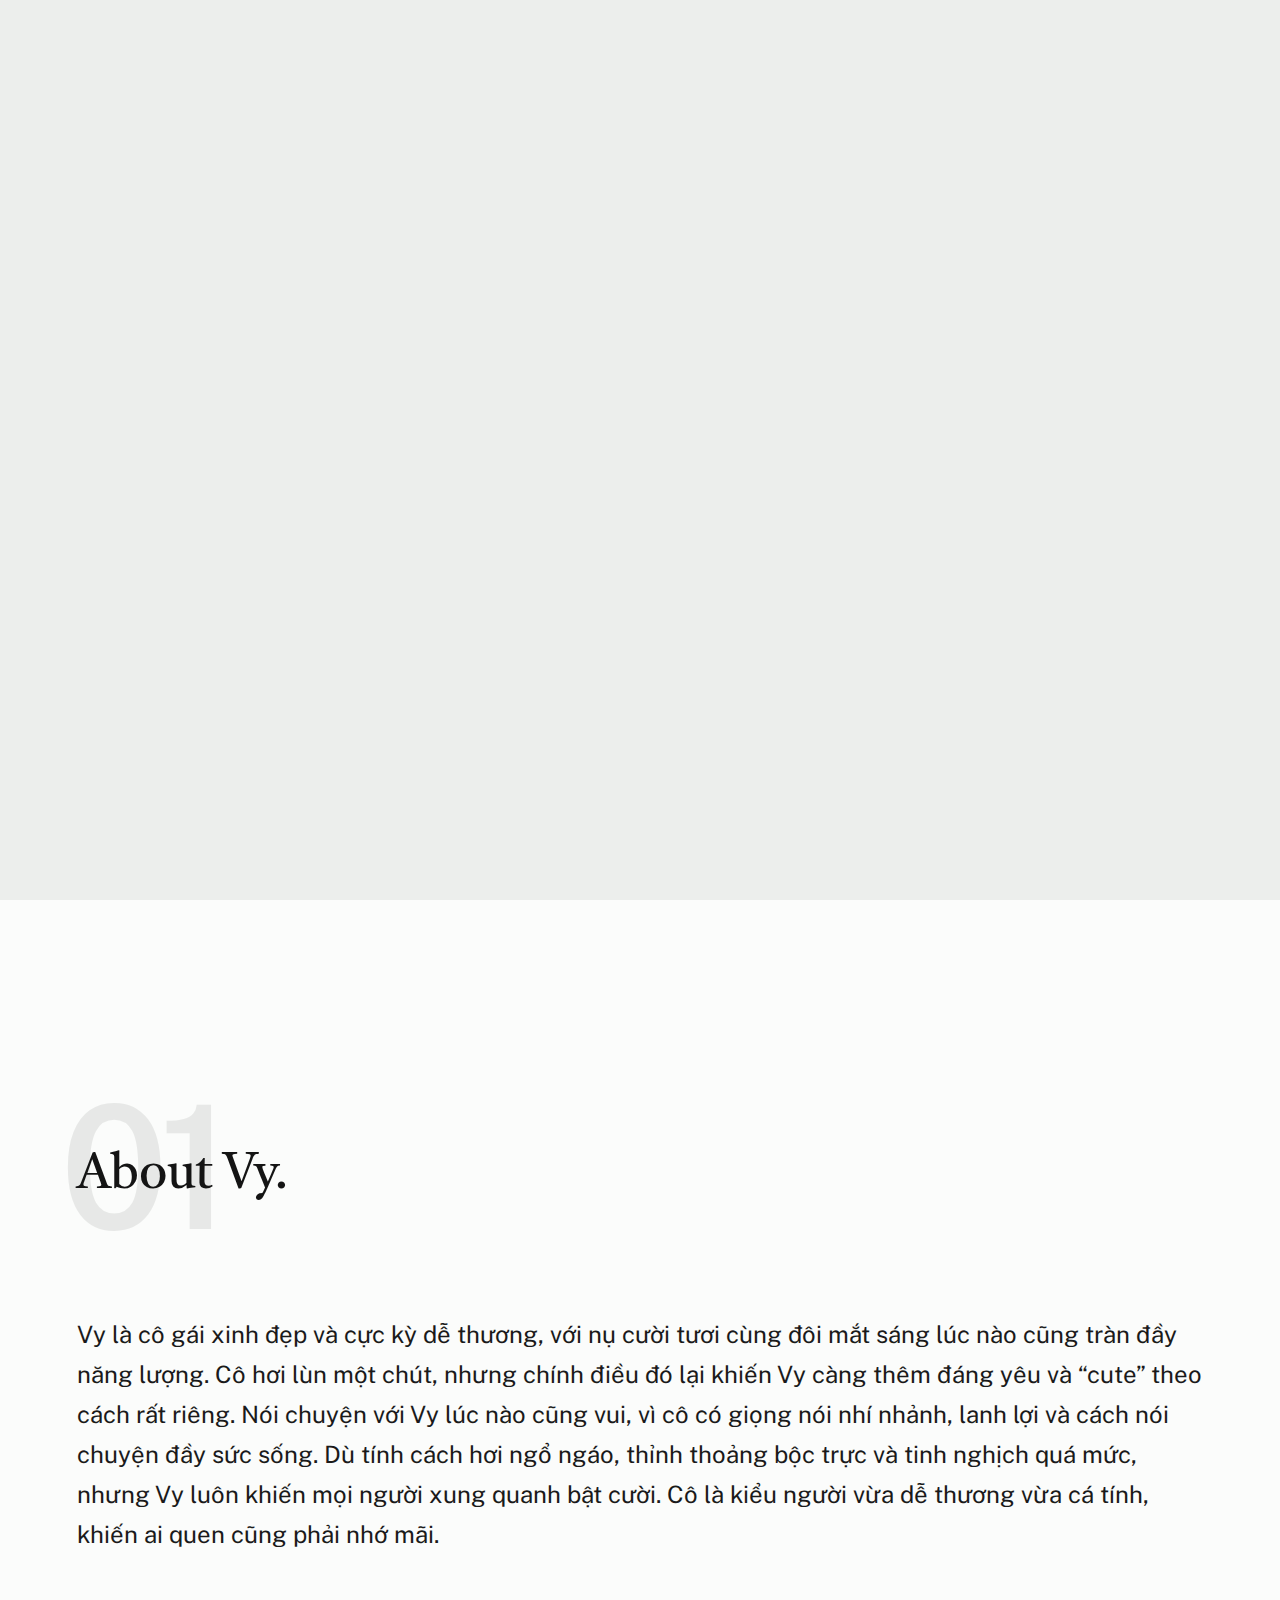
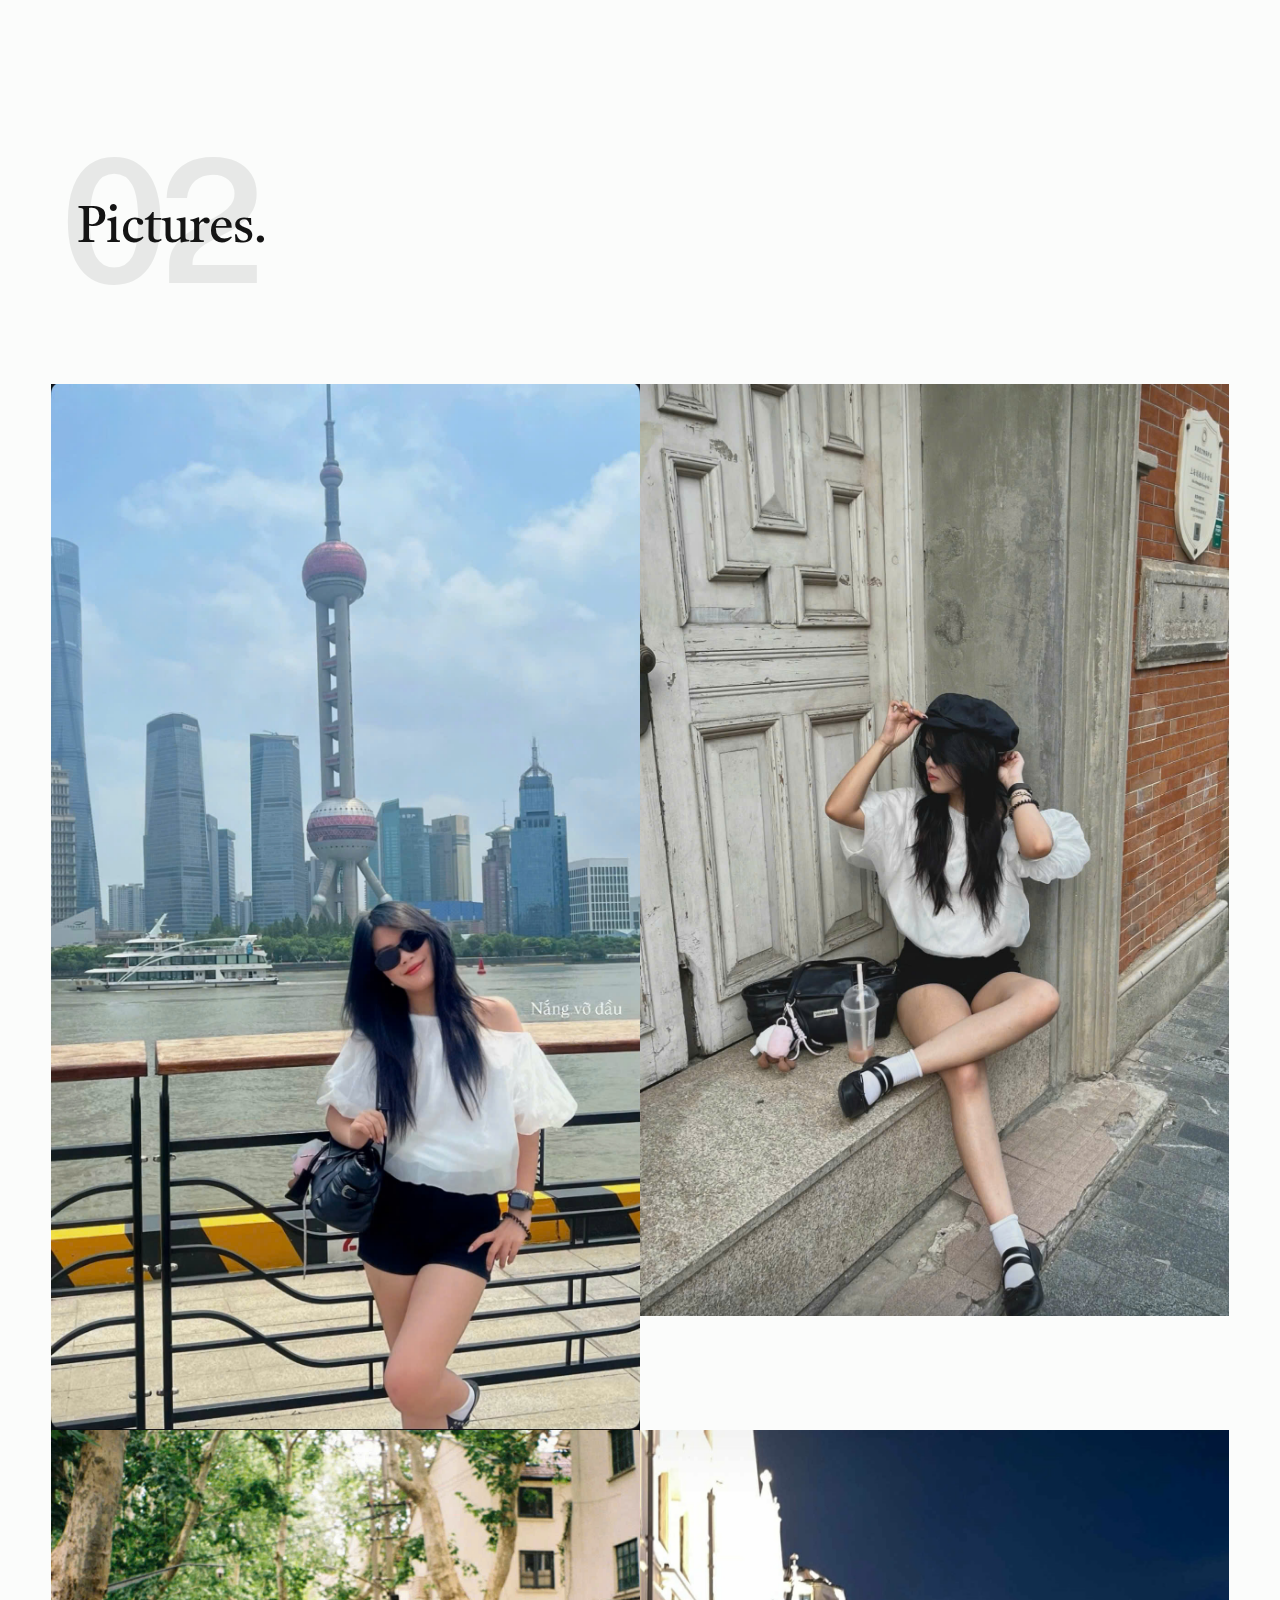
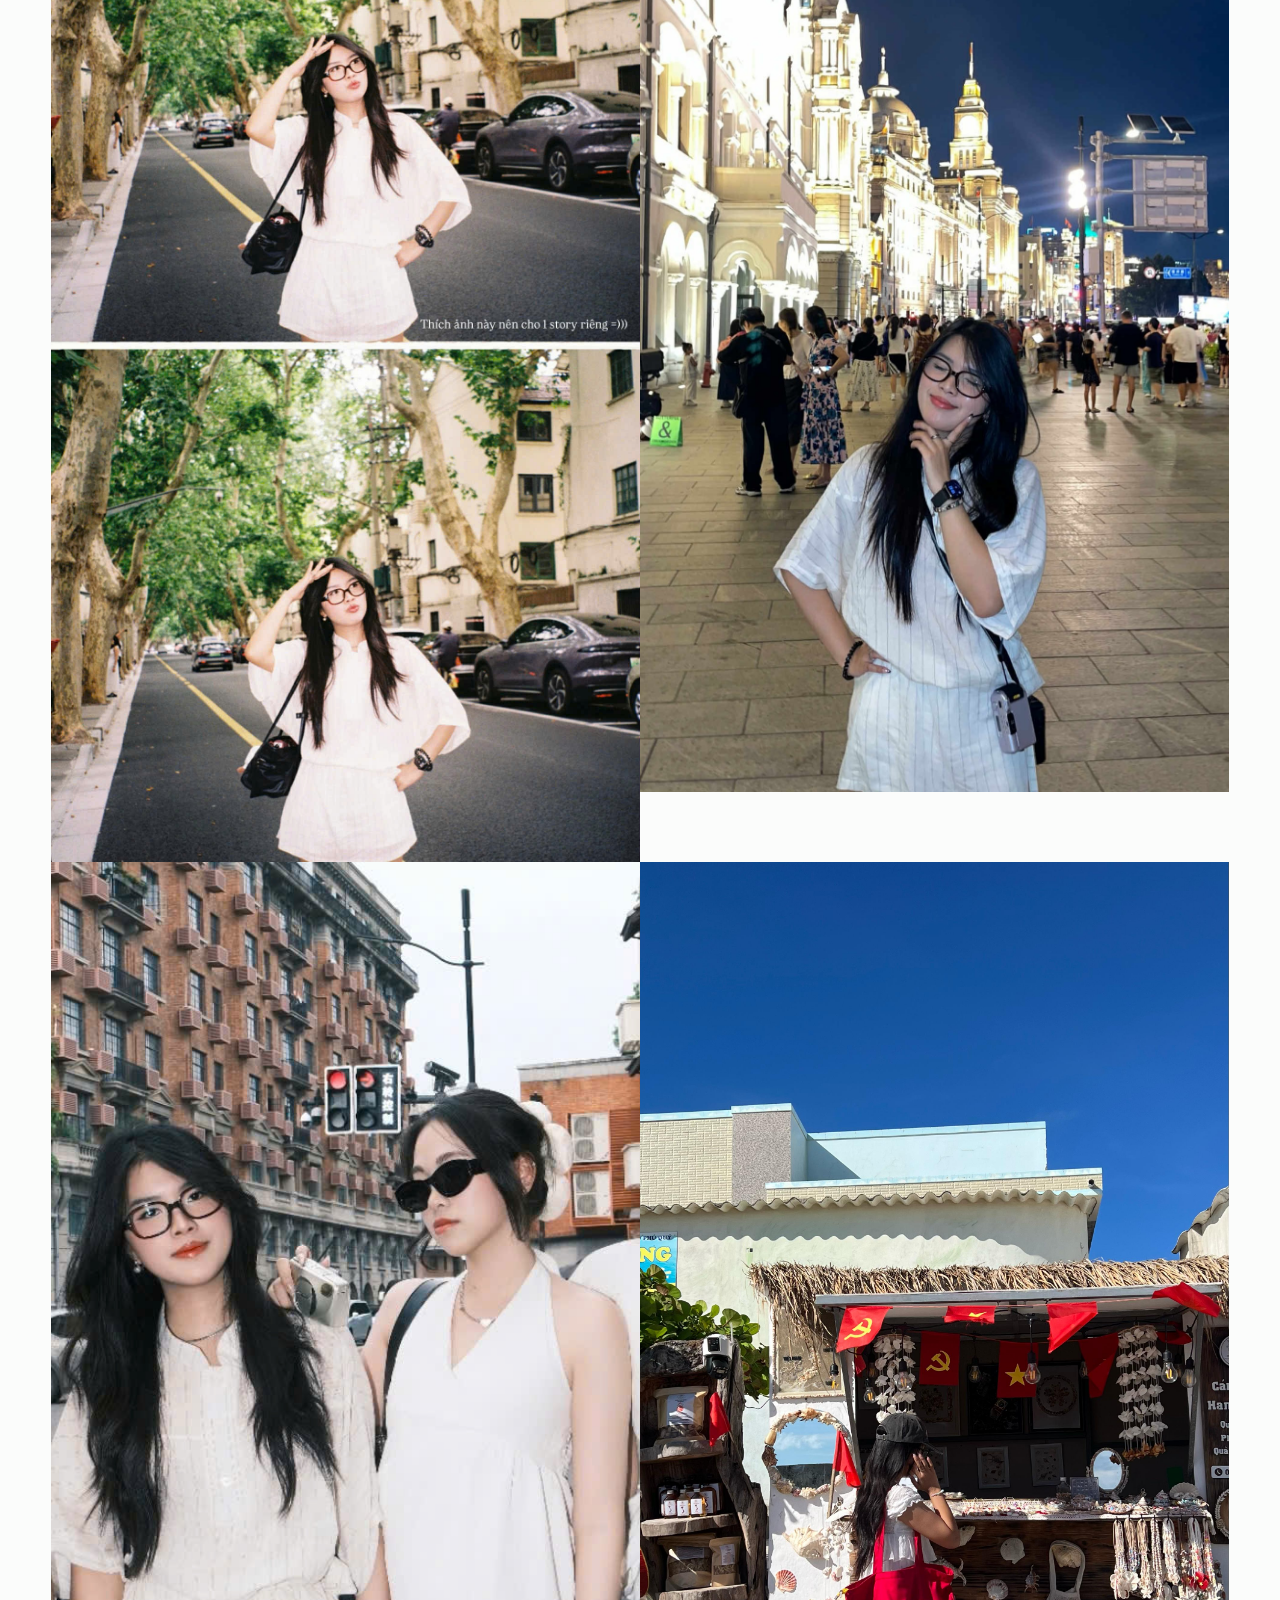
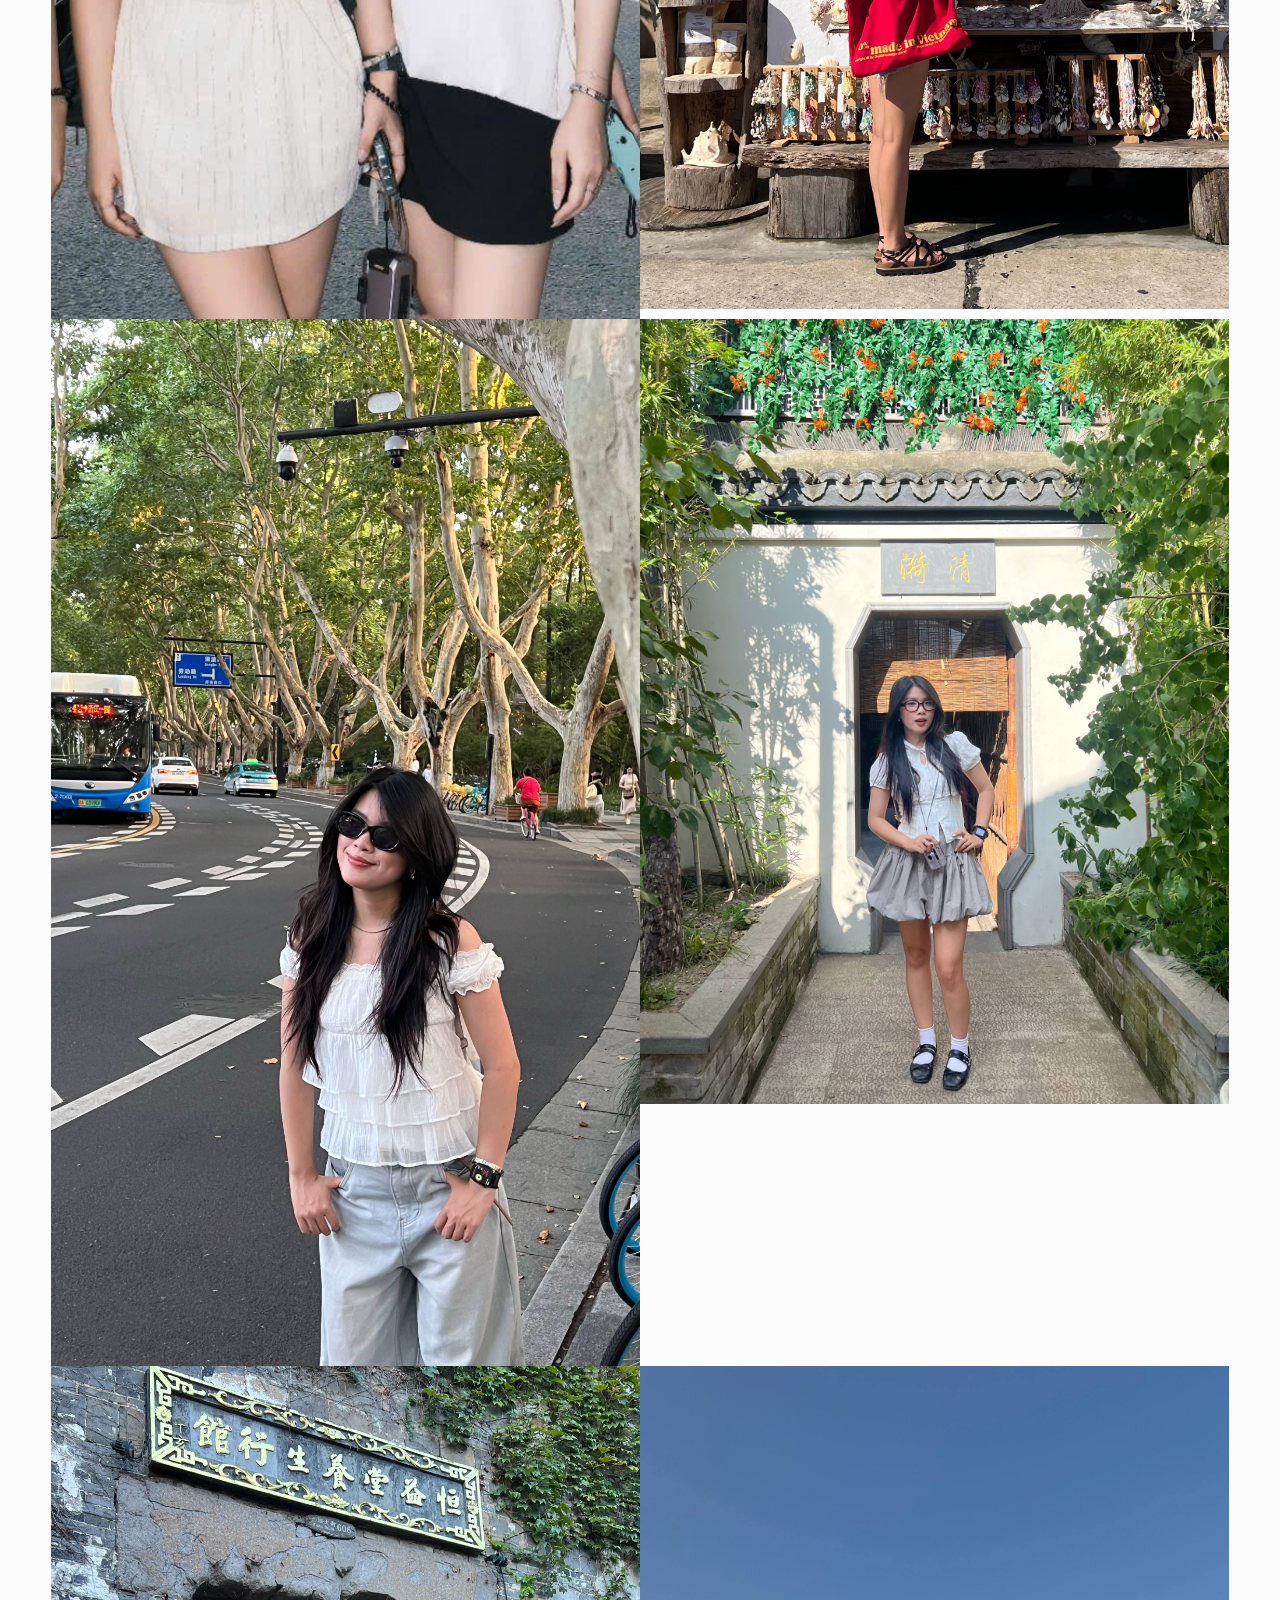
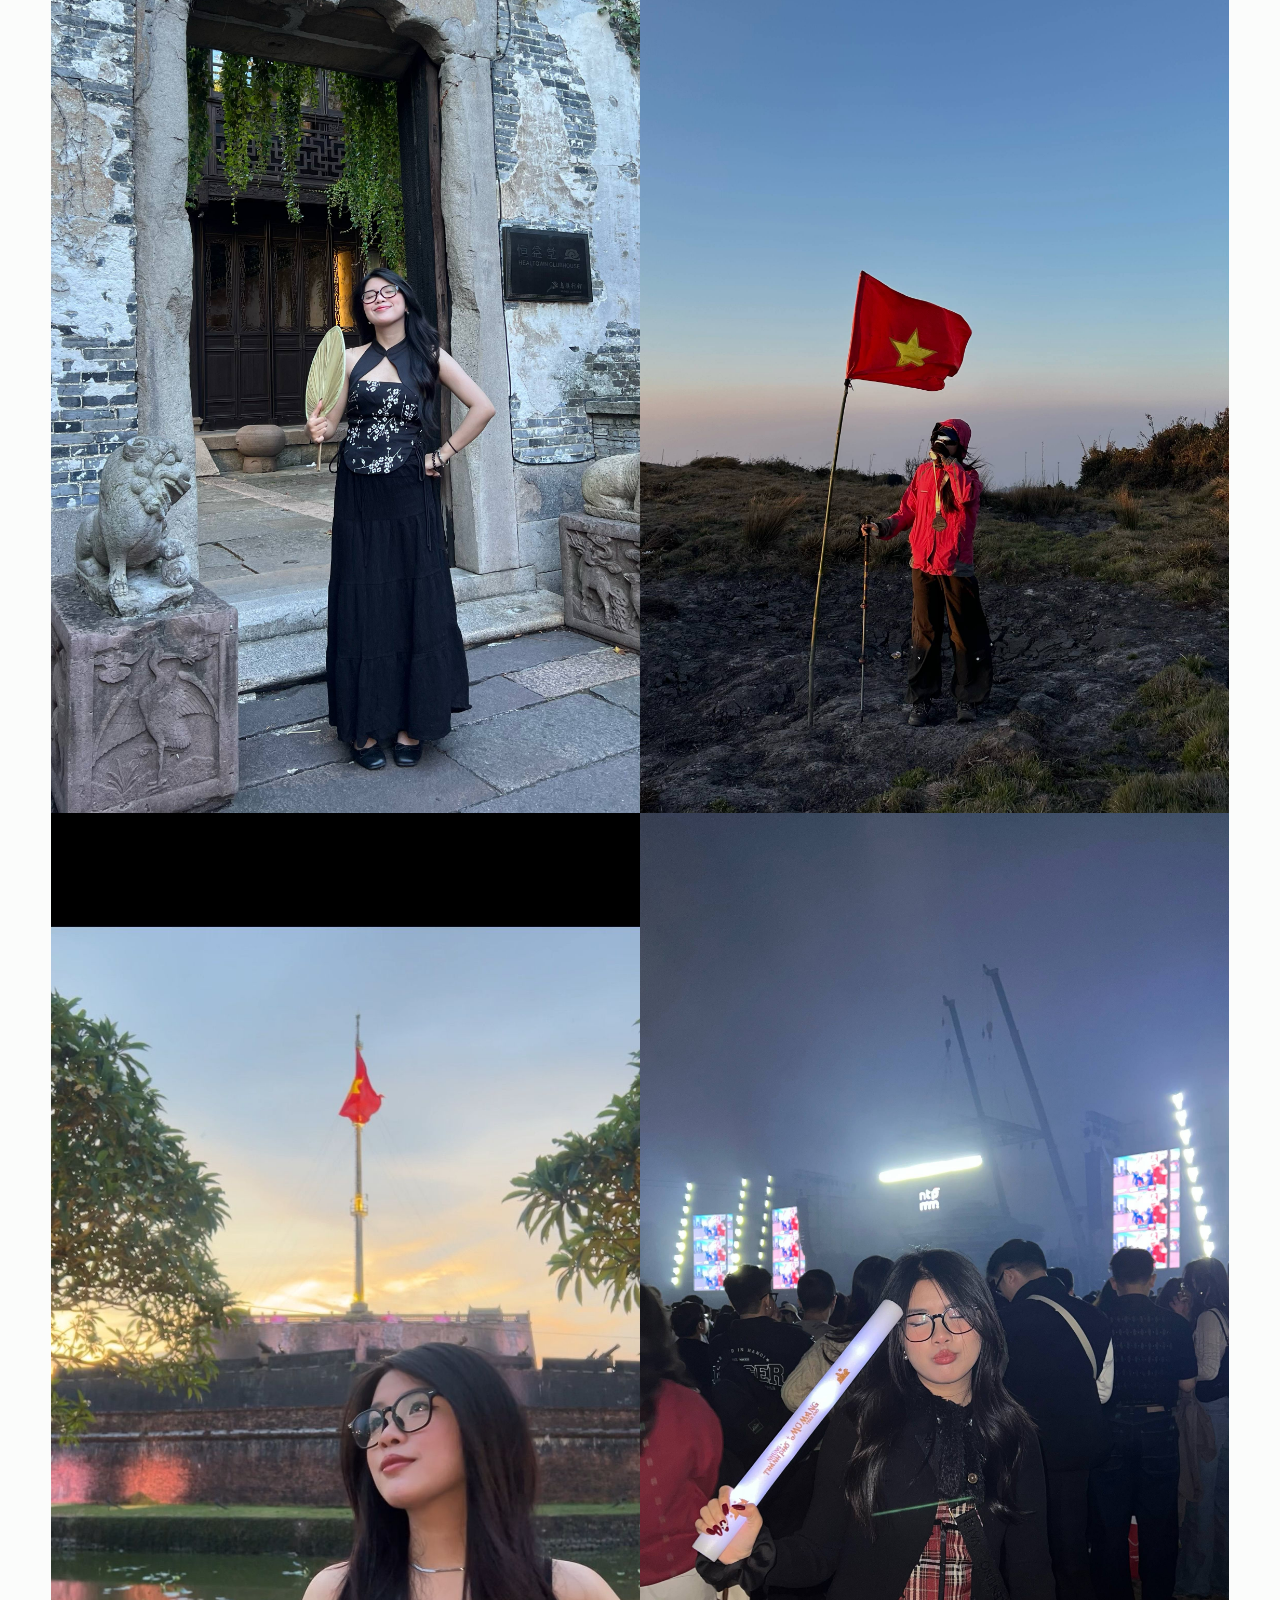
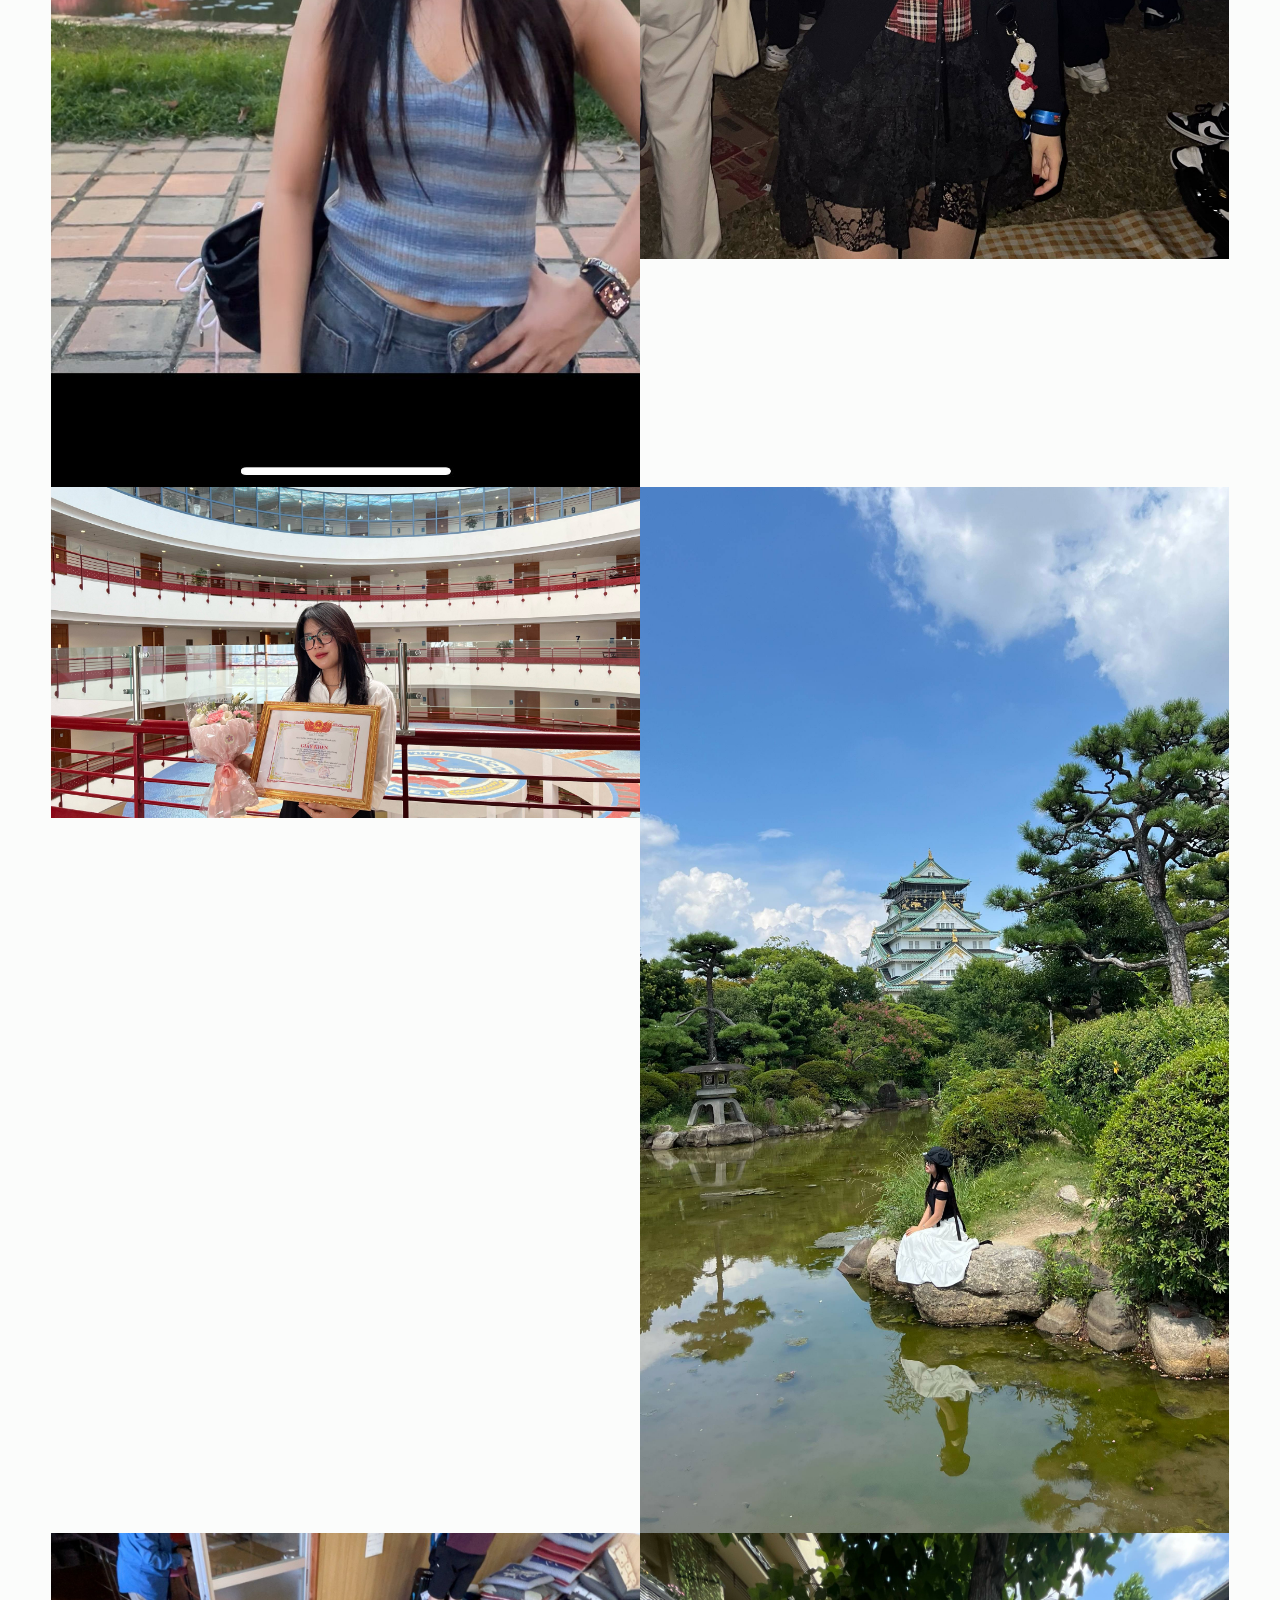
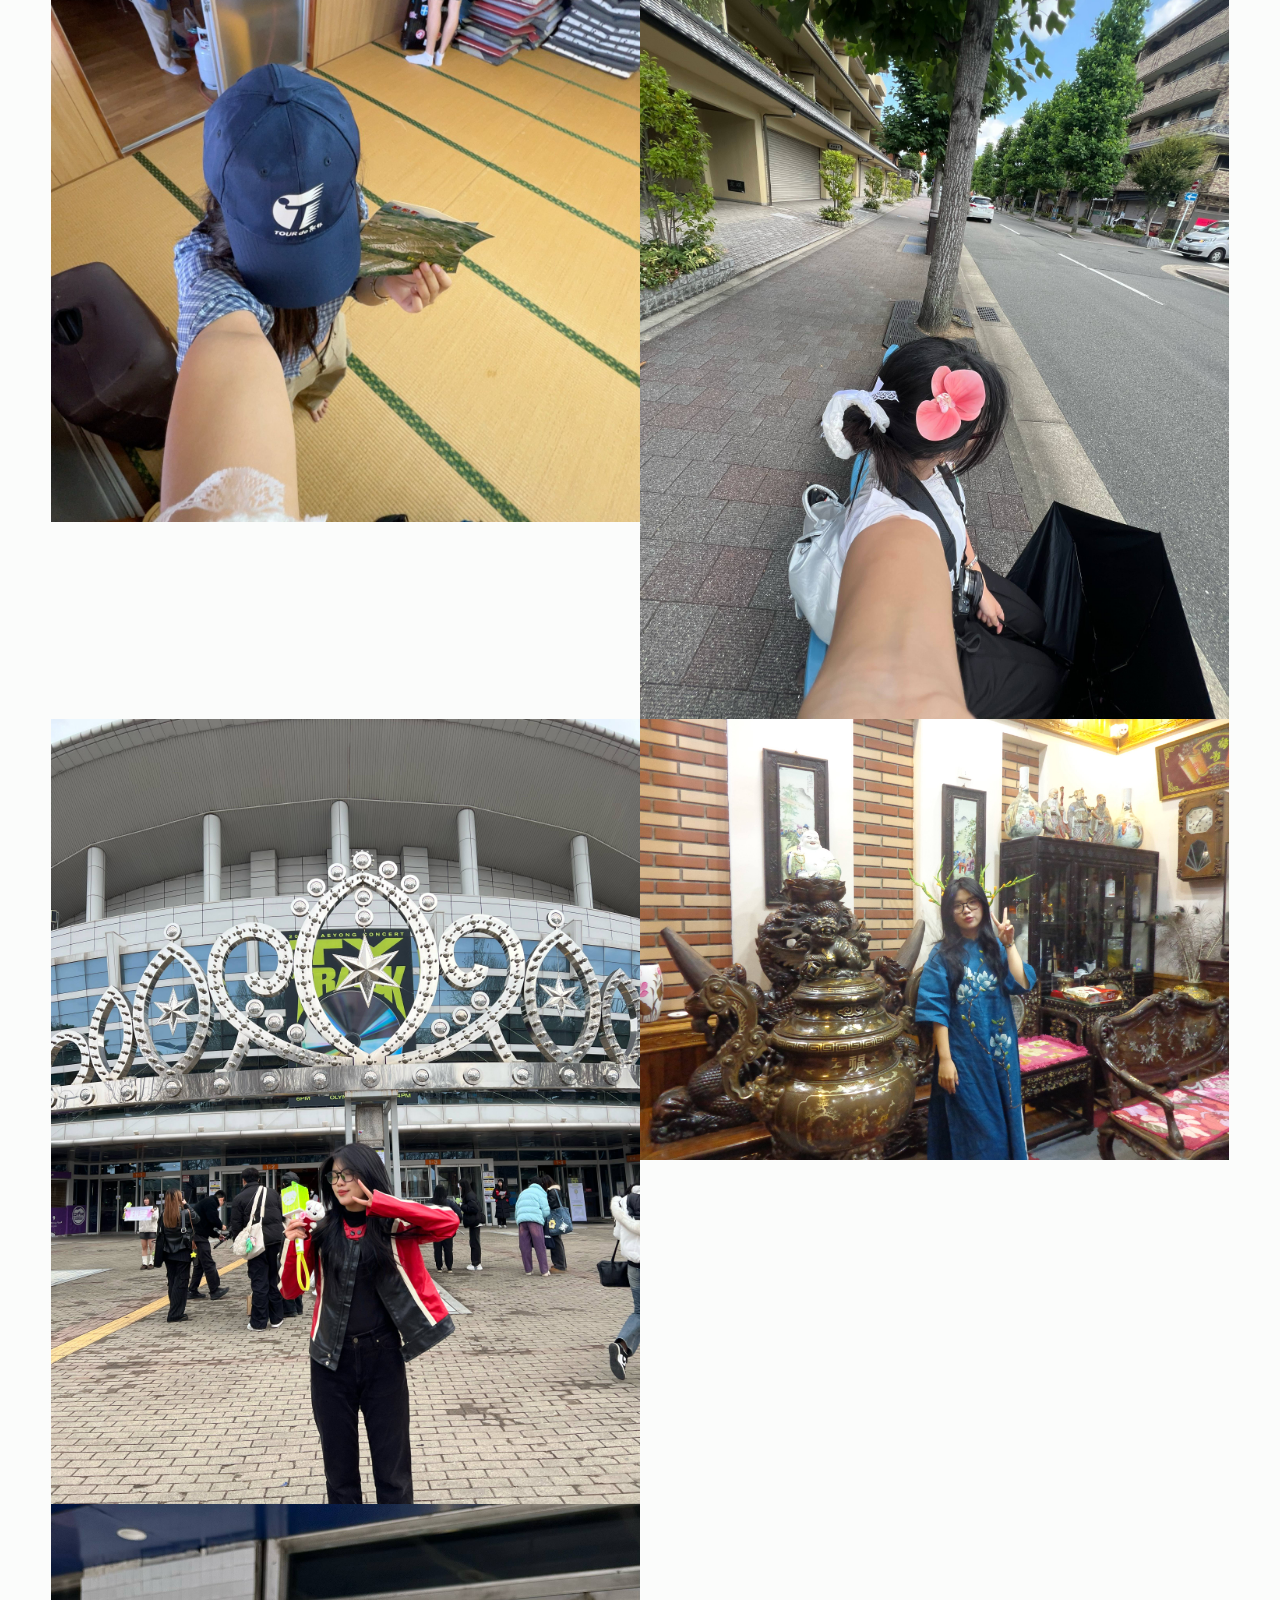
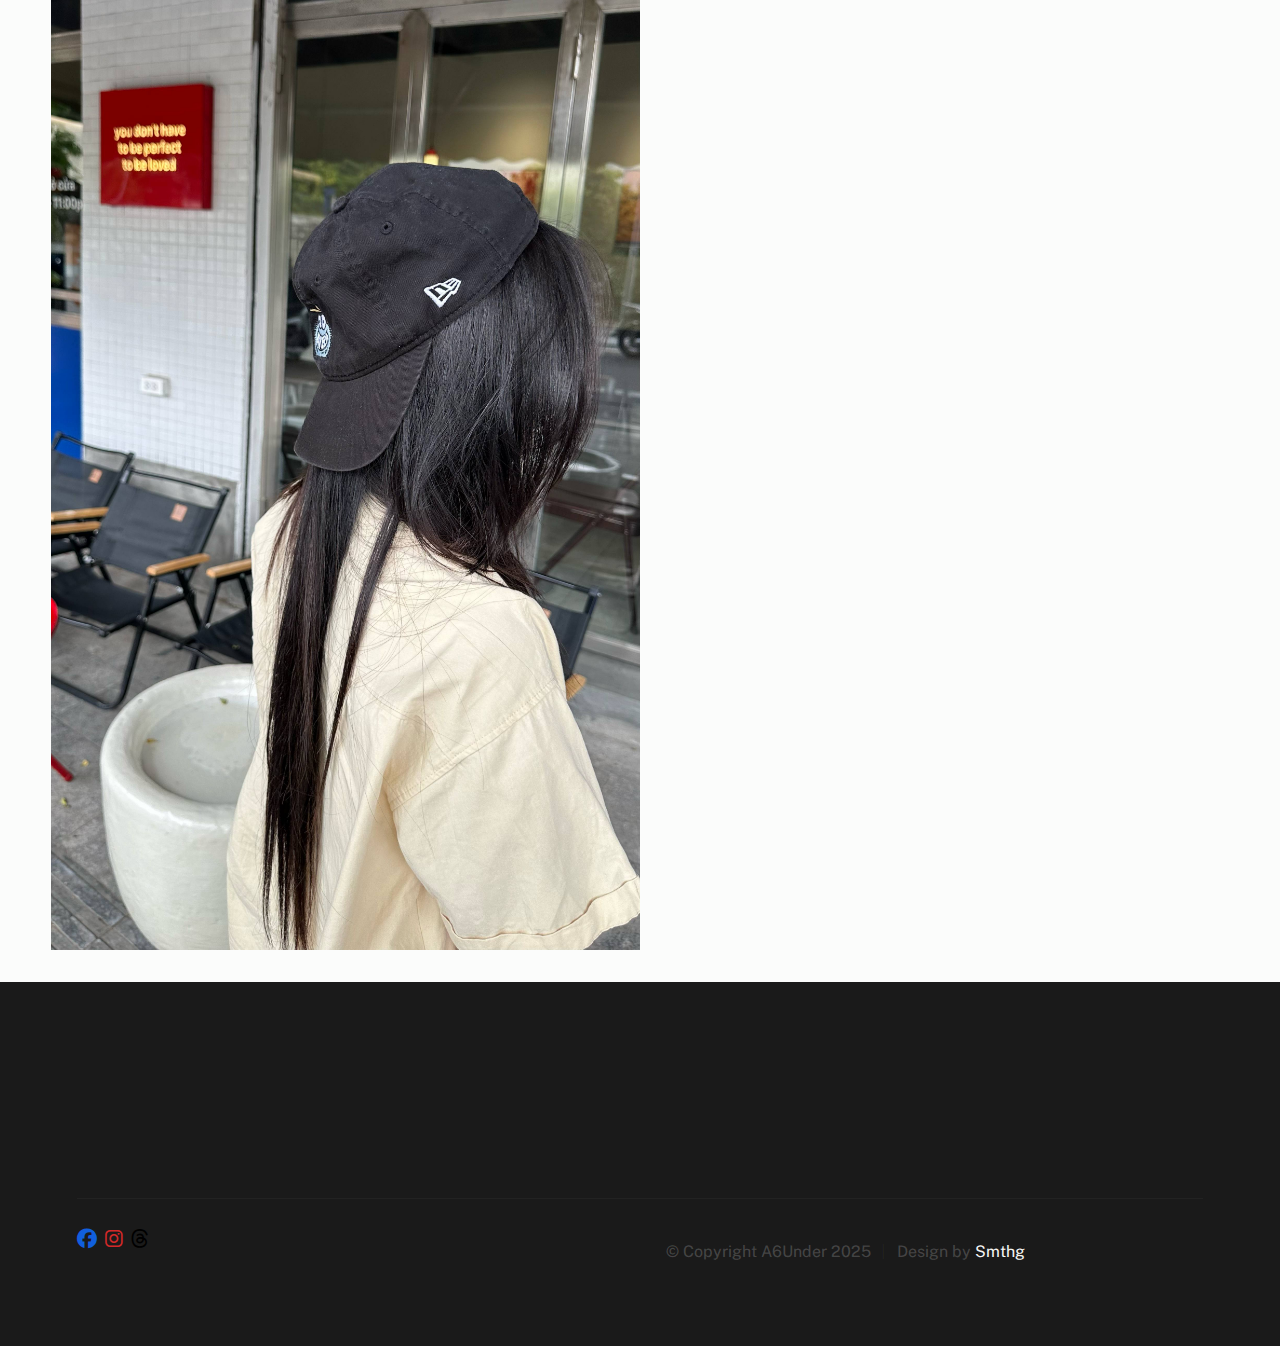
<file: index_V.html>
<!DOCTYPE html>
<html lang="en" class="no-js">

<head>

    <!--- basic page needs
    ================================================== -->
    <meta charset="utf-8">
    <meta name="viewport" content="width=device-width, initial-scale=1">
    <title>A6Under</title>

    <script>
        document.documentElement.classList.remove('no-js');
        document.documentElement.classList.add('js');
    </script>

    <!-- CSS
    ================================================== -->
    <link rel="stylesheet" href="css/vendor.css">
    <link rel="stylesheet" href="css/styles.css">
    <link rel="stylesheet" href="https://cdnjs.cloudflare.com/ajax/libs/font-awesome/6.6.0/css/all.min.css">


    <!-- favicons
    ================================================== -->
    <link rel="apple-touch-icon" sizes="180x180" href="logo.png">
    <link rel="icon" type="image/png" sizes="32x32" href="logo.png">
    <link rel="icon" type="image/png" sizes="16x16" href="logo.png">
    <link rel="manifest" href="site.webmanifest">

</head>


<body id="top">


    <!-- preloader
    ================================================== -->
    <div id="preloader">
        <div id="loader" class="dots-fade">
            <div></div>
            <div></div>
            <div></div>
        </div>
    </div>


    <!-- page wrap
    ================================================== -->
    <div id="page" class="s-pagewrap">


        <!-- # site header 
        ================================================== -->
        <header class="s-header">
            <div class="row s-header__inner"
                style="background-color: rgba(0,0,0,0.5) !important; display:flex; align-items:center; justify-content:space-between;">

                <!-- Logo -->
                <div class="s-header__block" style="flex:1; display:flex; align-items:center;">
                    <a class="logo" href="index.html" style="text-decoration:none;">
                        <span class="logo-text"
                            style="display:inline-block;font-family:'Inter',system-ui,-apple-system,'Segoe UI',Roboto,'Helvetica Neue',Arial,sans-serif;font-weight:700;font-size:4rem;letter-spacing:0.08em;text-transform:uppercase;color:#fffcfc!important;transition:none!important;-webkit-font-smoothing:antialiased;">
                            A6UNDER
                        </span>
                    </a>
                     <a class="s-header__menu-toggle" href="#0"><span>Menu</span></a>
                </div>

                <!-- Navigation -->
                <nav class="s-header__nav" style="flex:2; display:flex; justify-content:center; align-items:center;">
                    <ul class="s-header__menu-links"
                        style="display:flex; align-items:center; gap:30px; list-style:none; margin:0; padding:0;">
                        <li class="current"><a class="smoothscroll" href="#intro"
                                style="color:#fff; text-decoration:none;">Intro</a></li>
                        <li><a class="smoothscroll" href="#about" style="color:#fff; text-decoration:none;">About</a>
                        </li>
                        <li><a class="smoothscroll" href="#works" style="color:#fff; text-decoration:none;">Pictures</a>
                        </li>

                        <!-- Dropdown integrated inside menu -->
                        <li class="s-header__menu-dropdown" style="position:relative;">
                            <button id="headerDropdownBtn" class="s-header__dropdown-btn" aria-expanded="false"
                                aria-controls="headerDropdown"
                                onclick="(function(btn){var menu=document.getElementById('headerDropdown'); var open = menu.style.display==='block'; menu.style.display = open ? 'none' : 'block'; btn.setAttribute('aria-expanded', String(!open));})(this)"
                                style="background:none;color:#fff;border:0;padding:8px 12px;cursor:pointer;font-size:1rem;">
                                Who? ▾
                            </button>

                            <ul id="headerDropdown" class="s-header__dropdown" role="menu"
                                style="display:none; position:absolute; top:40px; left:0; background:#fff; color:#111; border-radius:6px; box-shadow:0 6px 18px rgba(0,0,0,0.12); padding:6px 0; list-style:none; min-width:160px; z-index:9999;">
                                <li><a href="index.html"
                                        style="display:block;padding:8px 14px;color:inherit;text-decoration:none;">Giang</a>
                                </li>
                                <li><a href="index_V.html"
                                        style="display:block;padding:8px 14px;color:inherit;text-decoration:none;">Vy</a>
                                </li>
                                <li><a href="index_H.html"
                                        style="display:block;padding:8px 14px;color:inherit;text-decoration:none;">Hà</a>
                                </li>
                                <li><a href="index_T.html"
                                        style="display:block;padding:8px 14px;color:inherit;text-decoration:none;">Trang</a>
                                </li>
                                <li><a href="index_L.html"
                                        style="display:block;padding:8px 14px;color:inherit;text-decoration:none;">Ly</a>
                                </li>
                            </ul>
                        </li>
                    </ul>
                </nav>

            </div> <!-- end s-header__inner -->
        </header>


        <!-- # intro
        ================================================== -->
        <section id="intro" class="s-intro target-section">

            <div class="row s-intro__content width-sixteen-col">
                <div class="column lg-12 s-intro__content-inner grid-block grid-16">

                    <div class="s-intro__content-text">

                        <div class="s-intro__content-pretitle text-pretitle">Hello</div>
                        <h1 class="s-intro__content-title">
                            I'm <br> Trần Lê Vy <br>
                            A Member of A6Under.
                        </h1>

                        <div class="s-intro__content-btns">
                            <a class="smoothscroll btn" href="#about">More About Vy</a>
                        </div> <!-- s-intro__content-btns -->

                    </div> <!-- s-intro__content-text -->

                </div> <!-- s-intro__content-inner -->
            </div> <!-- s-intro__content -->

            <ul class="s-intro__social social-list">
                <li>
                    <a href="https://www.facebook.com/vy2507" target="_blank" rel="noopener noreferrer"
                        aria-label="Facebook">
                        <i class="fa-brands fa-facebook fa-lg" style="color:#115fdd;"></i>
                        <span class="u-screen-reader-text">Facebook</span>
                    </a>
                </li>

                <li>
                    <a href="https://www.instagram.com/_lezii_/" target="_blank" rel="noopener noreferrer"
                        aria-label="Instagram">
                        <i class="fa-brands fa-instagram fa-lg" style="color:#d22929;"></i>
                        <span class="u-screen-reader-text">Instagram</span>
                    </a>
                </li>

                <li>
                    <a href="https://www.threads.net/@__hwngzang" target="_blank" rel="noopener noreferrer"
                        aria-label="Threads">
                        <i class="fa-brands fa-threads fa-lg" style="color:#000;"></i>
                        <span class="u-screen-reader-text">Threads</span>
                    </a>
                </li>

            </ul> <!-- end s-intro__social -->

            <div class="s-intro__content-media">
                <img src="images/vy/vy4.jpg" srcset="images/vy/vy4.jpg 1x, images/vy/vy4.jpg 2x" alt="">
            </div> <!-- s-intro__content-media -->


        </section> <!-- end s-intro -->


        <!-- # about
        ================================================== -->
        <section id="about" class="s-about target-section">

            <div class="row s-about__content">
                <div class="column xl-12">

                    <div class="section-header" data-num="01">
                        <h2 class="text-display-title">About Vy.</h2>
                    </div> <!-- end section-header -->

                    <p class="attention-getter">
                       Vy là cô gái xinh đẹp và cực kỳ dễ thương, với nụ cười tươi cùng đôi mắt sáng lúc nào cũng tràn đầy năng lượng. Cô hơi lùn một chút, nhưng chính điều đó lại khiến Vy càng thêm đáng yêu và “cute” theo cách rất riêng. Nói chuyện với Vy lúc nào cũng vui, vì cô có giọng nói nhí nhảnh, lanh lợi và cách nói chuyện đầy sức sống. Dù tính cách hơi ngổ ngáo, thỉnh thoảng bộc trực và tinh nghịch quá mức, nhưng Vy luôn khiến mọi người xung quanh bật cười. Cô là kiểu người vừa dễ thương vừa cá tính, khiến ai quen cũng phải nhớ mãi.

                    </p>
                </div> <!-- grid-list-items -->

            </div> <!--end column -->
    </div> <!--end s-about__content -->

    </section> <!-- end s-about -->



    <!-- # works
        ================================================== -->
    <section id="works" class="s-works target-section">

        <div class="row">
            <div class="column xl-12">
                <div class="section-header" data-num="02">
                    <h2 class="text-display-title">Pictures.</h2>
                </div> <!-- end section-header -->
            </div>
        </div>

        <div class="row folio-entries">

            <div class="column entry">
                <a href="images/vy/vy1.jpg" class="entry__link glightbox"
                    data-glightbox="title: Le Vy; description: .entry__desc-01">
                    <div class="entry__thumb">
                        <img src="images/vy/vy1.jpg" srcset="images/vy/vy1.jpg 1x"
                            alt="Le Vy">
                    </div>
                    <div class="entry__info">
                        <h4 class="entry__title">Vy 1</h4>
                        <div class="entry__cat">A6Under</div>
                    </div>
                </a>

                <div class="glightbox-desc entry__desc-01">
                    <p>
                        đéo biết thông tin của bức ảnh.
                    </p>
                </div>
            </div> <!-- entry -->

            <div class="column entry">
                <a href="images/vy/vy2.jpg" class="entry__link glightbox"
                    data-glightbox="title: Vy 2; description: .entry__desc-02">
                    <div class="entry__thumb">
                        <img src="images/vy/vy2.jpg" srcset="images/vy/vy2.jpg 1x" alt="">
                    </div>
                    <div class="entry__info">
                        <h4 class="entry__title">Vy 2</h4>
                        <div class="entry__cat">A6Under</div>
                    </div>
                </a>

                <div class="glightbox-desc entry__desc-02">
                    <p>
                        đéo biết thông tin của bức ảnh.
                    </p>
                </div>
            </div> <!-- entry -->

            <div class="column entry">
                <a href="images/vy/vy3.jpg" class="entry__link glightbox"
                    data-glightbox="title: Vy 3; description: .entry__desc-03">
                    <div class="entry__thumb">
                        <img src="images/vy/vy3.jpg"
                            srcset="images/vy/vy3.jpg 1x, images/vy/vy3.jpg 2x" alt="">
                    </div>
                    <div class="entry__info">
                        <h4 class="entry__title">Vy 3</h4>
                        <div class="entry__cat">A6Under</div>
                    </div>
                </a>

                <div class="glightbox-desc entry__desc-03">
                    <p>
                        đéo biết thông tin của bức ảnh.
                    </p>
                </div>
            </div> <!-- entry -->

            <div class="column entry">
                <a href="images/vy/vy4.jpg" class="entry__link glightbox"
                    data-glightbox="title: Vy 4; description: .entry__desc-04">
                    <div class="entry__thumb">
                        <img src="images/vy/vy4.jpg"
                            srcset="images/vy/vy4.jpg 1x, images/vy/vy4.jpg 2x" alt="">
                    </div>
                    <div class="entry__info">
                        <h4 class="entry__title">Vy 4</h4>
                        <div class="entry__cat">A6Under</div>
                    </div>
                </a>

                <div class="glightbox-desc entry__desc-04">
                    <p>
                        đéo biết thông tin của bức ảnh.
                    </p>
                </div>
            </div> <!-- entry -->

            <div class="column entry">
                <a href="images/vy/giang+vy.jpg" class="entry__link glightbox"
                    data-glightbox="title: Giang & Vy; description: .entry__desc-05">
                    <div class="entry__thumb">
                        <img src="images/vy/giang+vy.jpg"
                            srcset="images/vy/giang+vy.jpg 1x, images/vy/giang+vy.jpg 2x" alt="">
                    </div>
                    <div class="entry__info">
                        <h4 class="entry__title">Vy & Giang</h4>
                        <div class="entry__cat">A6Under</div>
                    </div>
                </a>

                <div class="glightbox-desc entry__desc-05">
                    <p>
                        đéo biết thông tin của bức ảnh.
                    </p>
                </div>
            </div> <!-- entry -->
                        <div class="column entry">
                <a href="images/vy/5.jpg" class="entry__link glightbox"
                    data-glightbox="title: Vy; description: .entry__desc-05">
                    <div class="entry__thumb">
                        <img src="images/vy/5.jpg"
                            srcset="images/vy/5.jpg 1x, images/vy/5.jpg 2x" alt="">
                    </div>
                    <div class="entry__info">
                        <h4 class="entry__title">Vy</h4>
                        <div class="entry__cat">A6Under</div>
                    </div>
                </a>

                <div class="glightbox-desc entry__desc-05">
                    <p>
                        đéo biết thông tin của bức ảnh.
                    </p>
                </div>
            </div> <!-- entry -->
            <div class="column entry">
                <a href="images/vy/6.jpg" class="entry__link glightbox"
                    data-glightbox="title: Vy; description: .entry__desc-05">
                    <div class="entry__thumb">
                        <img src="images/vy/6.jpg"
                            srcset="images/vy/6.jpg 1x, images/vy/6.jpg 2x" alt="">
                    </div>
                    <div class="entry__info">
                        <h4 class="entry__title">Vy</h4>
                        <div class="entry__cat">A6Under</div>
                    </div>
                </a>

                <div class="glightbox-desc entry__desc-05">
                    <p>
                        đéo biết thông tin của bức ảnh.
                    </p>
                </div>
            </div> <!-- entry -->
            <div class="column entry">
                <a href="images/vy/7.jpg" class="entry__link glightbox"
                    data-glightbox="title: Vy; description: .entry__desc-05">
                    <div class="entry__thumb">
                        <img src="images/vy/7.jpg"
                            srcset="images/vy/7.jpg 1x, images/vy/7.jpg 2x" alt="">
                    </div>
                    <div class="entry__info">
                        <h4 class="entry__title">Vy</h4>
                        <div class="entry__cat">A6Under</div>
                    </div>
                </a>

                <div class="glightbox-desc entry__desc-05">
                    <p>
                        đéo biết thông tin của bức ảnh.
                    </p>
                </div>
            </div> <!-- entry -->
            <div class="column entry">
                <a href="images/vy/8.jpg" class="entry__link glightbox"
                    data-glightbox="title: Vy; description: .entry__desc-05">
                    <div class="entry__thumb">
                        <img src="images/vy/8.jpg"
                            srcset="images/vy/8.jpg 1x, images/vy/8.jpg 2x" alt="">
                    </div>
                    <div class="entry__info">
                        <h4 class="entry__title">Vy</h4>
                        <div class="entry__cat">A6Under</div>
                    </div>
                </a>

                <div class="glightbox-desc entry__desc-05">
                    <p>
                        đéo biết thông tin của bức ảnh.
                    </p>
                </div>
            </div> <!-- entry -->
            <div class="column entry">
                <a href="images/vy/9.jpg" class="entry__link glightbox"
                    data-glightbox="title: Vy; description: .entry__desc-05">
                    <div class="entry__thumb">
                        <img src="images/vy/9.jpg"
                            srcset="images/vy/9.jpg 1x, images/vy/9.jpg 2x" alt="">
                    </div>
                    <div class="entry__info">
                        <h4 class="entry__title">Vy</h4>
                        <div class="entry__cat">A6Under</div>
                    </div>
                </a>

                <div class="glightbox-desc entry__desc-05">
                    <p>
                        đéo biết thông tin của bức ảnh.
                    </p>
                </div>
            </div> <!-- entry -->
            <div class="column entry">
                <a href="images/vy/10.jpg" class="entry__link glightbox"
                    data-glightbox="title: Vy; description: .entry__desc-05">
                    <div class="entry__thumb">
                        <img src="images/vy/10.jpg"
                            srcset="images/vy/10.jpg 1x, images/vy/10.jpg 2x" alt="">
                    </div>
                    <div class="entry__info">
                        <h4 class="entry__title">Vy</h4>
                        <div class="entry__cat">A6Under</div>
                    </div>
                </a>

                <div class="glightbox-desc entry__desc-05">
                    <p>
                        đéo biết thông tin của bức ảnh.
                    </p>
                </div>
            </div> <!-- entry -->
            <div class="column entry">
                <a href="images/vy/11.jpg" class="entry__link glightbox"
                    data-glightbox="title: Vy; description: .entry__desc-05">
                    <div class="entry__thumb">
                        <img src="images/vy/11.jpg"
                            srcset="images/vy/11.jpg 1x, images/vy/11.jpg 2x" alt="">
                    </div>
                    <div class="entry__info">
                        <h4 class="entry__title">Vy</h4>
                        <div class="entry__cat">A6Under</div>
                    </div>
                </a>

                <div class="glightbox-desc entry__desc-05">
                    <p>
                        đéo biết thông tin của bức ảnh.
                    </p>
                </div>
            </div> <!-- entry -->
            <div class="column entry">
                <a href="images/vy/12.jpg" class="entry__link glightbox"
                    data-glightbox="title: Vy; description: .entry__desc-05">
                    <div class="entry__thumb">
                        <img src="images/vy/12.jpg"
                            srcset="images/vy/12.jpg 1x, images/vy/12.jpg 2x" alt="">
                    </div>
                    <div class="entry__info">
                        <h4 class="entry__title">Vy</h4>
                        <div class="entry__cat">A6Under</div>
                    </div>
                </a>

                <div class="glightbox-desc entry__desc-05">
                    <p>
                        đéo biết thông tin của bức ảnh.
                    </p>
                </div>
            </div> <!-- entry -->
            <div class="column entry">
                <a href="images/vy/13.jpg" class="entry__link glightbox"
                    data-glightbox="title: Vy; description: .entry__desc-05">
                    <div class="entry__thumb">
                        <img src="images/vy/13.jpg"
                            srcset="images/vy/13.jpg 1x, images/vy/13.jpg 2x" alt="">
                    </div>
                    <div class="entry__info">
                        <h4 class="entry__title">Vy</h4>
                        <div class="entry__cat">A6Under</div>
                    </div>
                </a>

                <div class="glightbox-desc entry__desc-05">
                    <p>
                        đéo biết thông tin của bức ảnh.
                    </p>
                </div>
            </div> <!-- entry -->
            <div class="column entry">
                <a href="images/vy/14.jpg" class="entry__link glightbox"
                    data-glightbox="title: Vy; description: .entry__desc-05">
                    <div class="entry__thumb">
                        <img src="images/vy/14.jpg"
                            srcset="images/vy/14.jpg 1x, images/vy/14.jpg 2x" alt="">
                    </div>
                    <div class="entry__info">
                        <h4 class="entry__title">Vy</h4>
                        <div class="entry__cat">A6Under</div>
                    </div>
                </a>

                <div class="glightbox-desc entry__desc-05">
                    <p>
                        đéo biết thông tin của bức ảnh.
                    </p>
                </div>
            </div> <!-- entry -->
            <div class="column entry">
                <a href="images/vy/15.jpg" class="entry__link glightbox"
                    data-glightbox="title: Vy; description: .entry__desc-05">
                    <div class="entry__thumb">
                        <img src="images/vy/15.jpg"
                            srcset="images/vy/15.jpg 1x, images/vy/15.jpg 2x" alt="">
                    </div>
                    <div class="entry__info">
                        <h4 class="entry__title">Vy</h4>
                        <div class="entry__cat">A6Under</div>
                    </div>
                </a>

                <div class="glightbox-desc entry__desc-05">
                    <p>
                        đéo biết thông tin của bức ảnh.
                    </p>
                </div>
            </div> <!-- entry -->
            <div class="column entry">
                <a href="images/vy/16.jpg" class="entry__link glightbox"
                    data-glightbox="title: Vy; description: .entry__desc-05">
                    <div class="entry__thumb">
                        <img src="images/vy/16.jpg"
                            srcset="images/vy/16.jpg 1x, images/vy/16.jpg 2x" alt="">
                    </div>
                    <div class="entry__info">
                        <h4 class="entry__title">Vy</h4>
                        <div class="entry__cat">A6Under</div>
                    </div>
                </a>

                <div class="glightbox-desc entry__desc-05">
                    <p>
                        đéo biết thông tin của bức ảnh.
                    </p>
                </div>
            </div> <!-- entry -->
            <div class="column entry">
                <a href="images/vy/17.jpg" class="entry__link glightbox"
                    data-glightbox="title: Vy; description: .entry__desc-05">
                    <div class="entry__thumb">
                        <img src="images/vy/17.jpg"
                            srcset="images/vy/17.jpg 1x, images/vy/17.jpg 2x" alt="">
                    </div>
                    <div class="entry__info">
                        <h4 class="entry__title">Vy</h4>
                        <div class="entry__cat">A6Under</div>
                    </div>
                </a>

                <div class="glightbox-desc entry__desc-05">
                    <p>
                        đéo biết thông tin của bức ảnh.
                    </p>
                </div>
            </div> <!-- entry -->
            <div class="column entry">
                <a href="images/vy/18.jpg" class="entry__link glightbox"
                    data-glightbox="title: Vy; description: .entry__desc-05">
                    <div class="entry__thumb">
                        <img src="images/vy/18.jpg"
                            srcset="images/vy/18.jpg 1x, images/vy/18.jpg 2x" alt="">
                    </div>
                    <div class="entry__info">
                        <h4 class="entry__title">Vy</h4>
                        <div class="entry__cat">A6Under</div>
                    </div>
                </a>

                <div class="glightbox-desc entry__desc-05">
                    <p>
                        đéo biết thông tin của bức ảnh.
                    </p>
                </div>
            </div> <!-- entry -->

        </div> <!-- folio entries -->


        </div>
    </section> <!-- end s-works -->



    <!-- # footer 
        ================================================== -->
    <footer id="footer" class="s-footer target-section">



        <div class="row s-footer__bottom">

            <div class="column xl-6 lg-12">
                <ul class="s-footer__social social-list">
                    <li>
                    <a href="https://www.facebook.com/vy2507" target="_blank" rel="noopener noreferrer"
                        aria-label="Facebook">
                        <i class="fa-brands fa-facebook fa-lg" style="color:#115fdd;"></i>
                        <span class="u-screen-reader-text">Facebook</span>
                    </a>
                </li>

                <li>
                    <a href="https://www.instagram.com/_lezii_/" target="_blank" rel="noopener noreferrer"
                        aria-label="Instagram">
                        <i class="fa-brands fa-instagram fa-lg" style="color:#d22929;"></i>
                        <span class="u-screen-reader-text">Instagram</span>
                    </a>
                </li>

                <li>
                    <a href="https://www.threads.net/@__hwngzang" target="_blank" rel="noopener noreferrer"
                        aria-label="Threads">
                        <i class="fa-brands fa-threads fa-lg" style="color:#000;"></i>
                        <span class="u-screen-reader-text">Threads</span>
                    </a>
                </li>
                </ul>
            </div> <!-- end section-footer__social -->

            <div class="column xl-6 lg-12">
                <p class="ss-copyright">
                    <span>© Copyright A6Under 2025</span>
                    <span>Design by <a href="https://www.facebook.com/tuan.quoc.621345/">Smthg</a></span>
                </p>
            </div>

        </div> <!-- end section-footer__bottom -->



    </footer> <!-- end s-footer -->

    </div> <!-- end page-wrap -->


    <!-- Java Script
    ================================================== -->
    <script src="js/plugins.js"></script>
    <script src="js/main.js"></script>

</body>

</html>
</file>
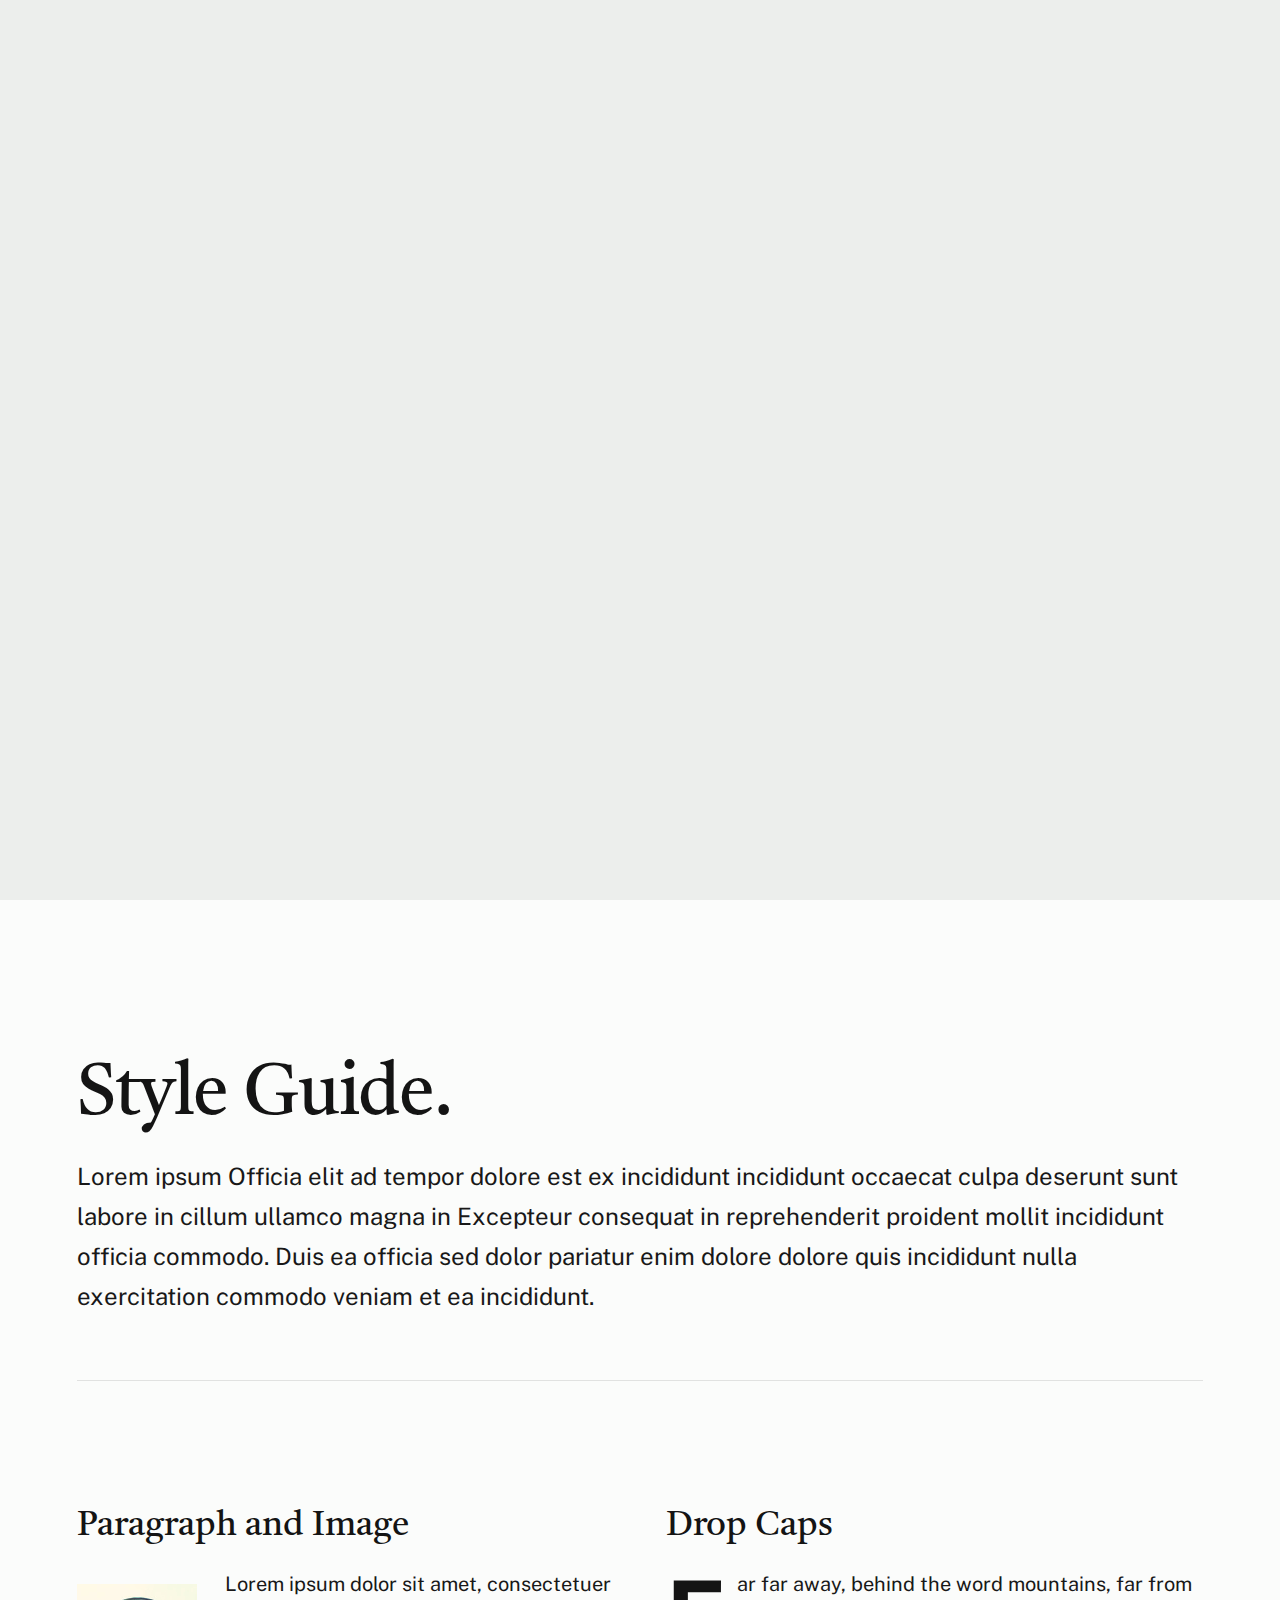
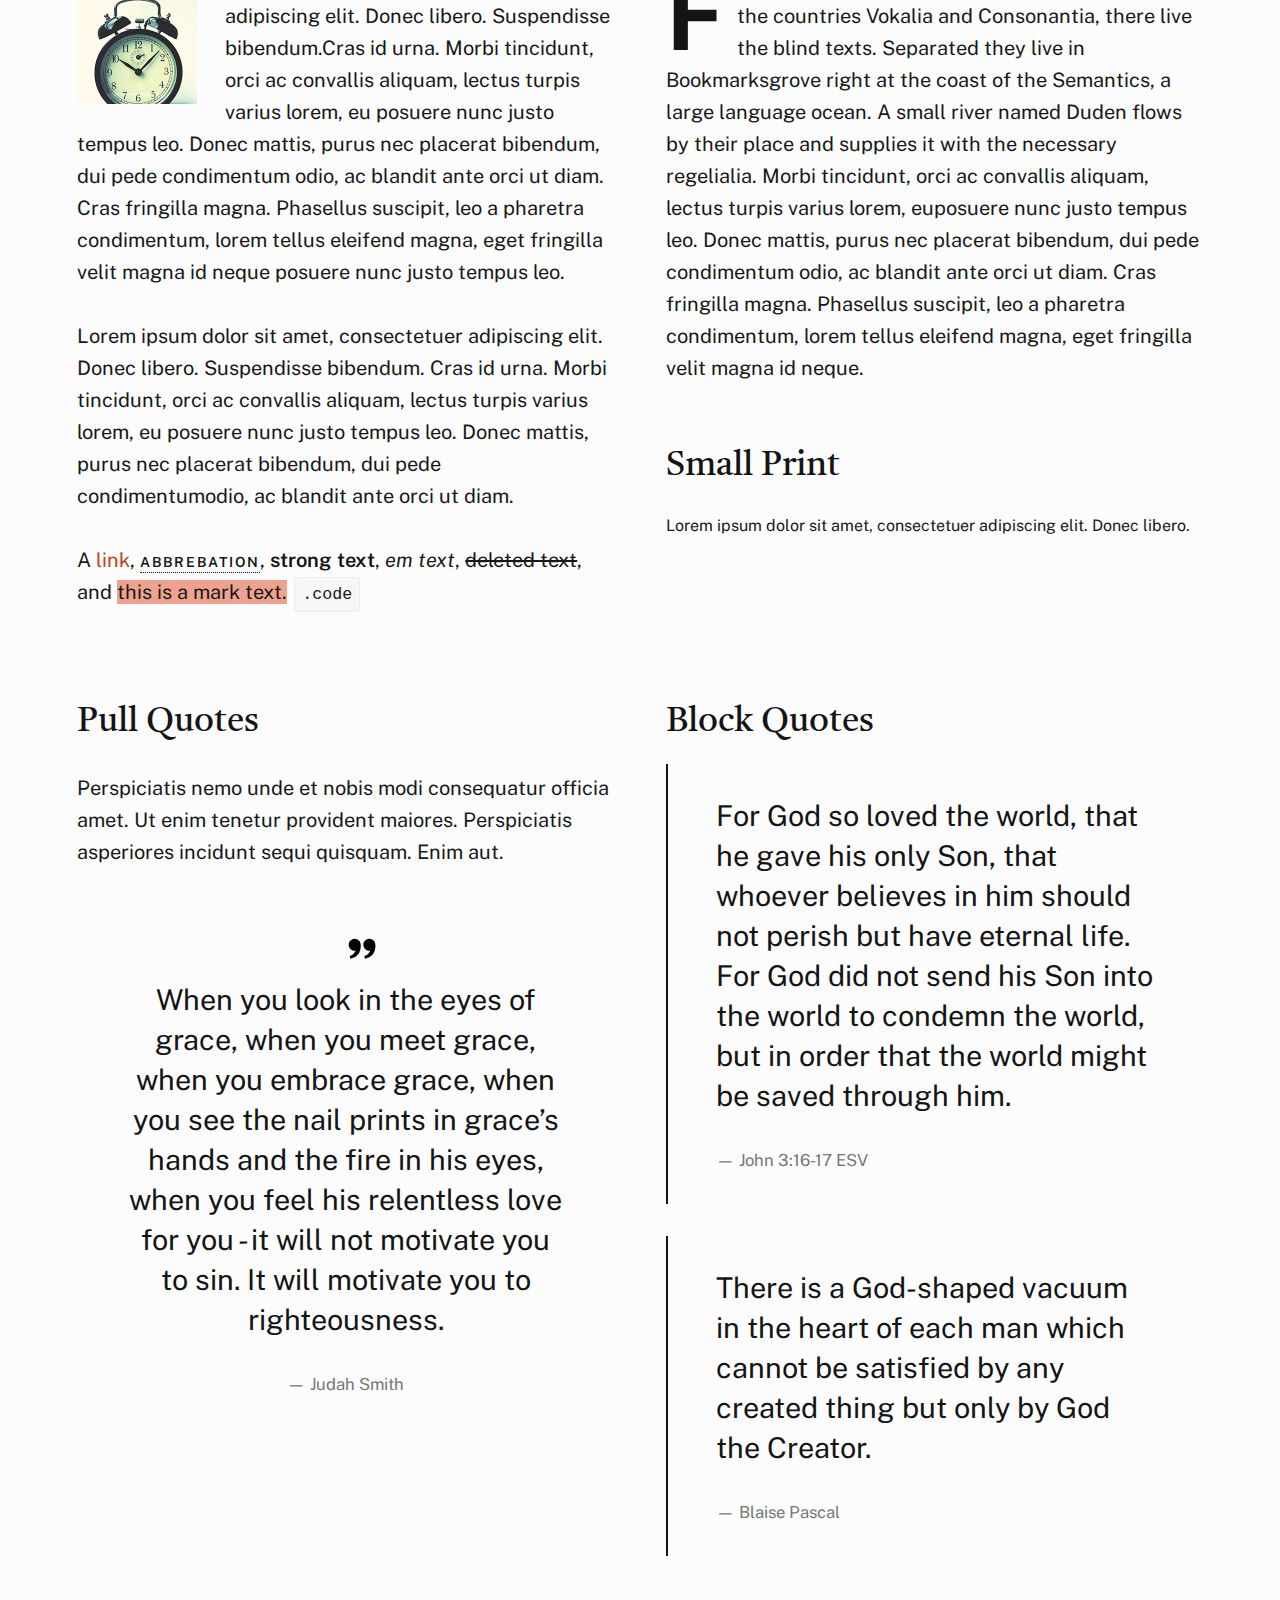
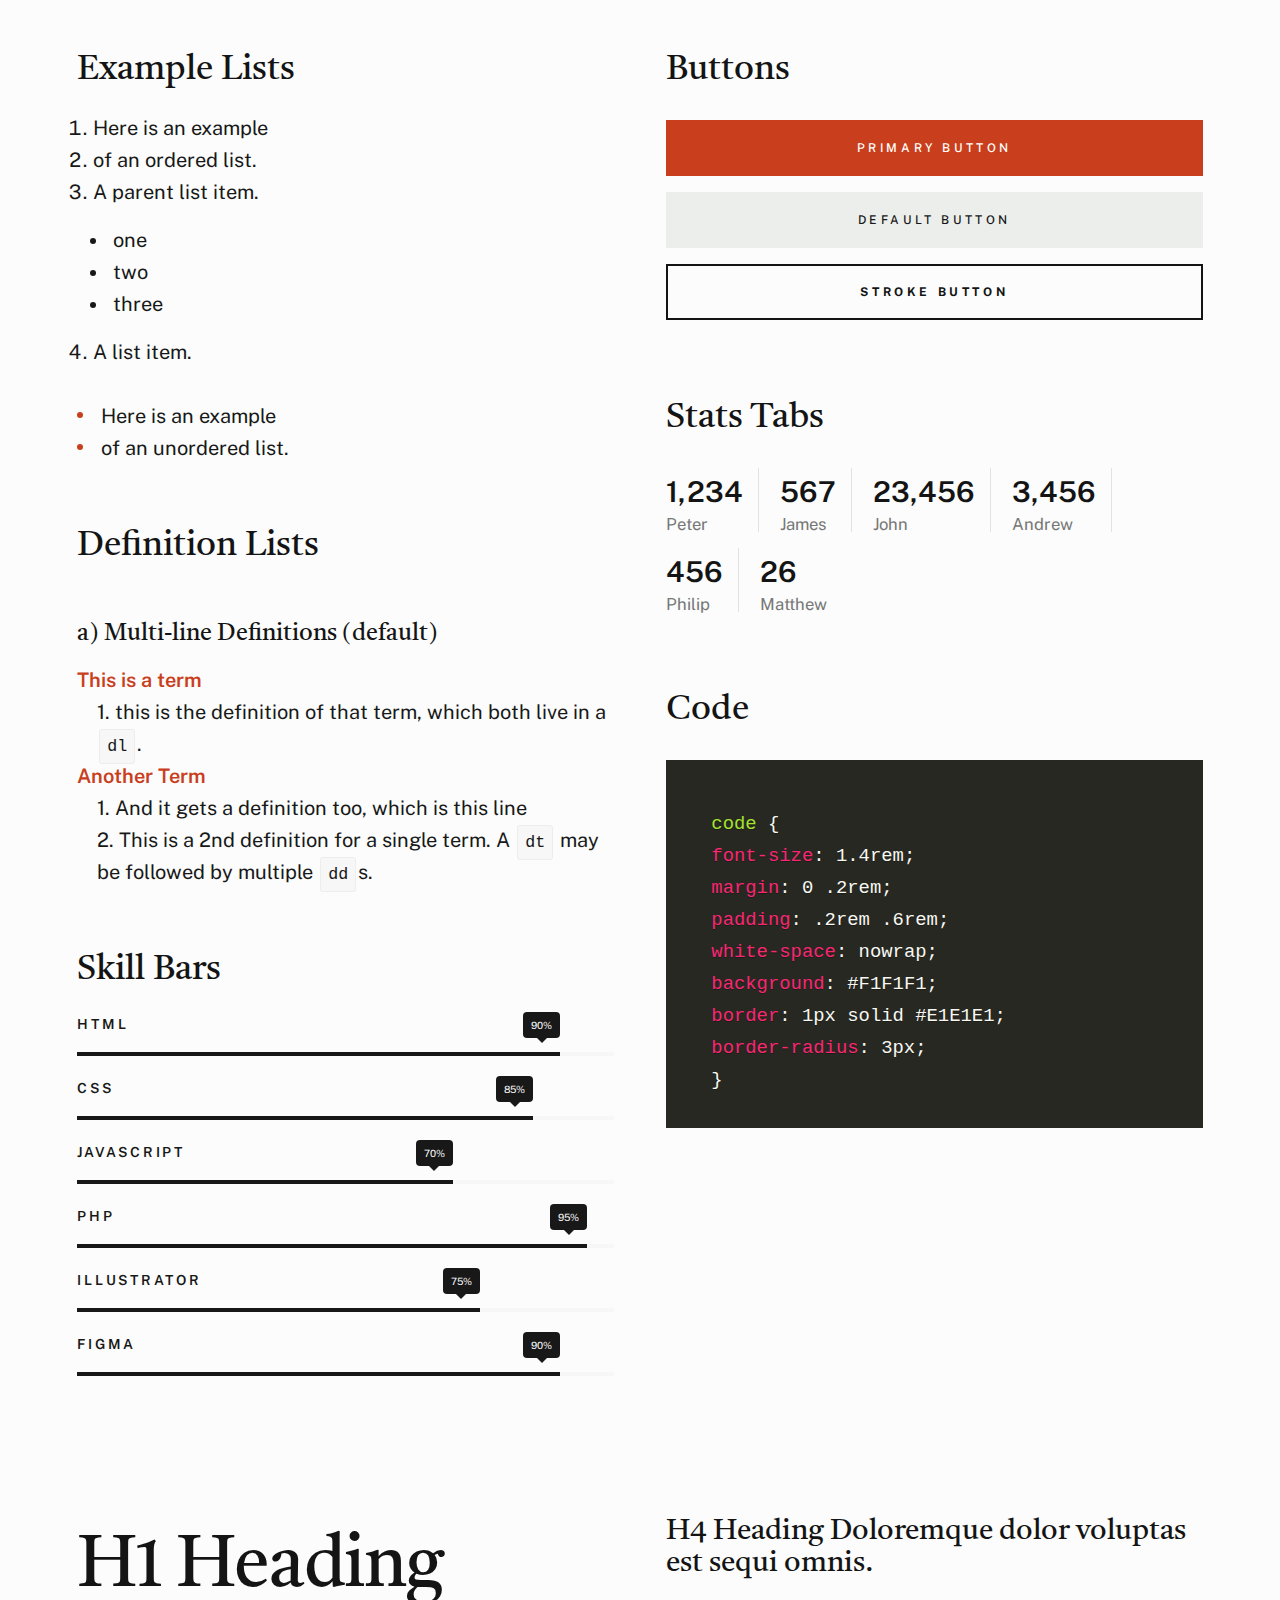
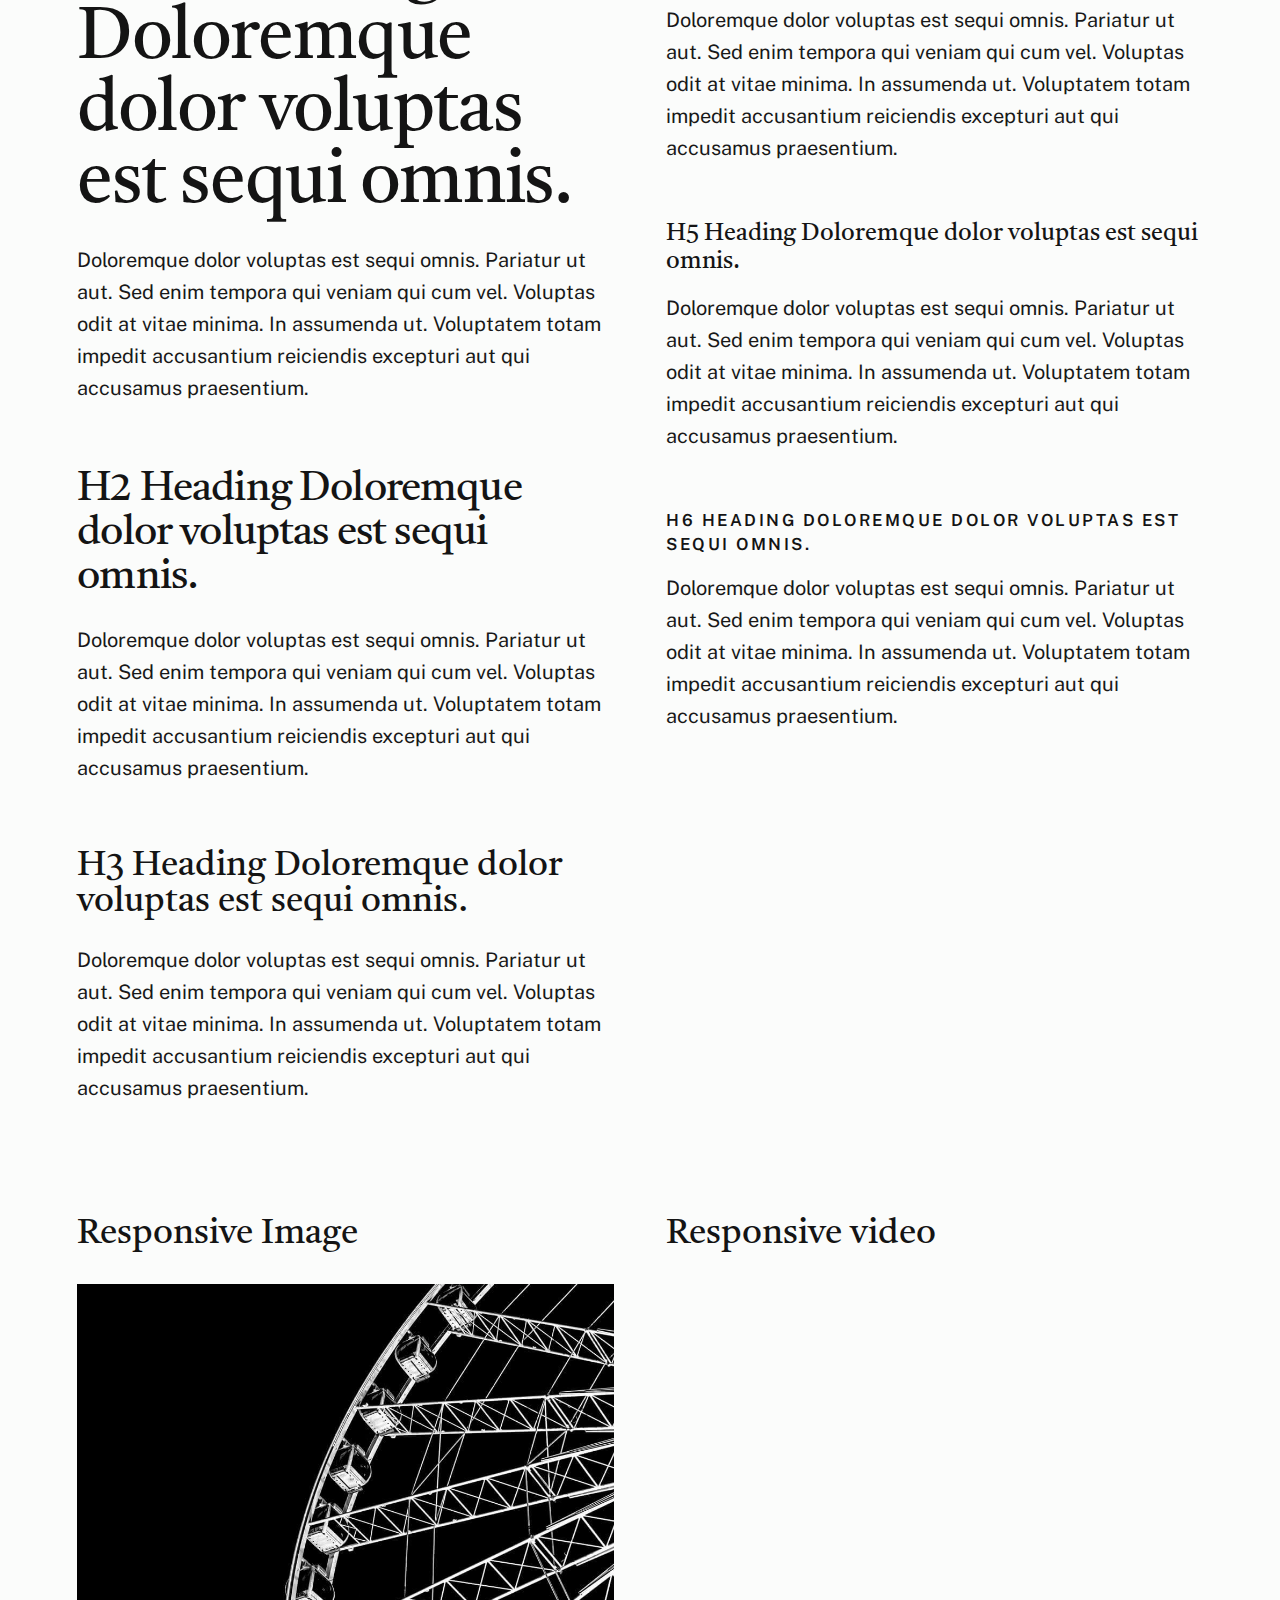
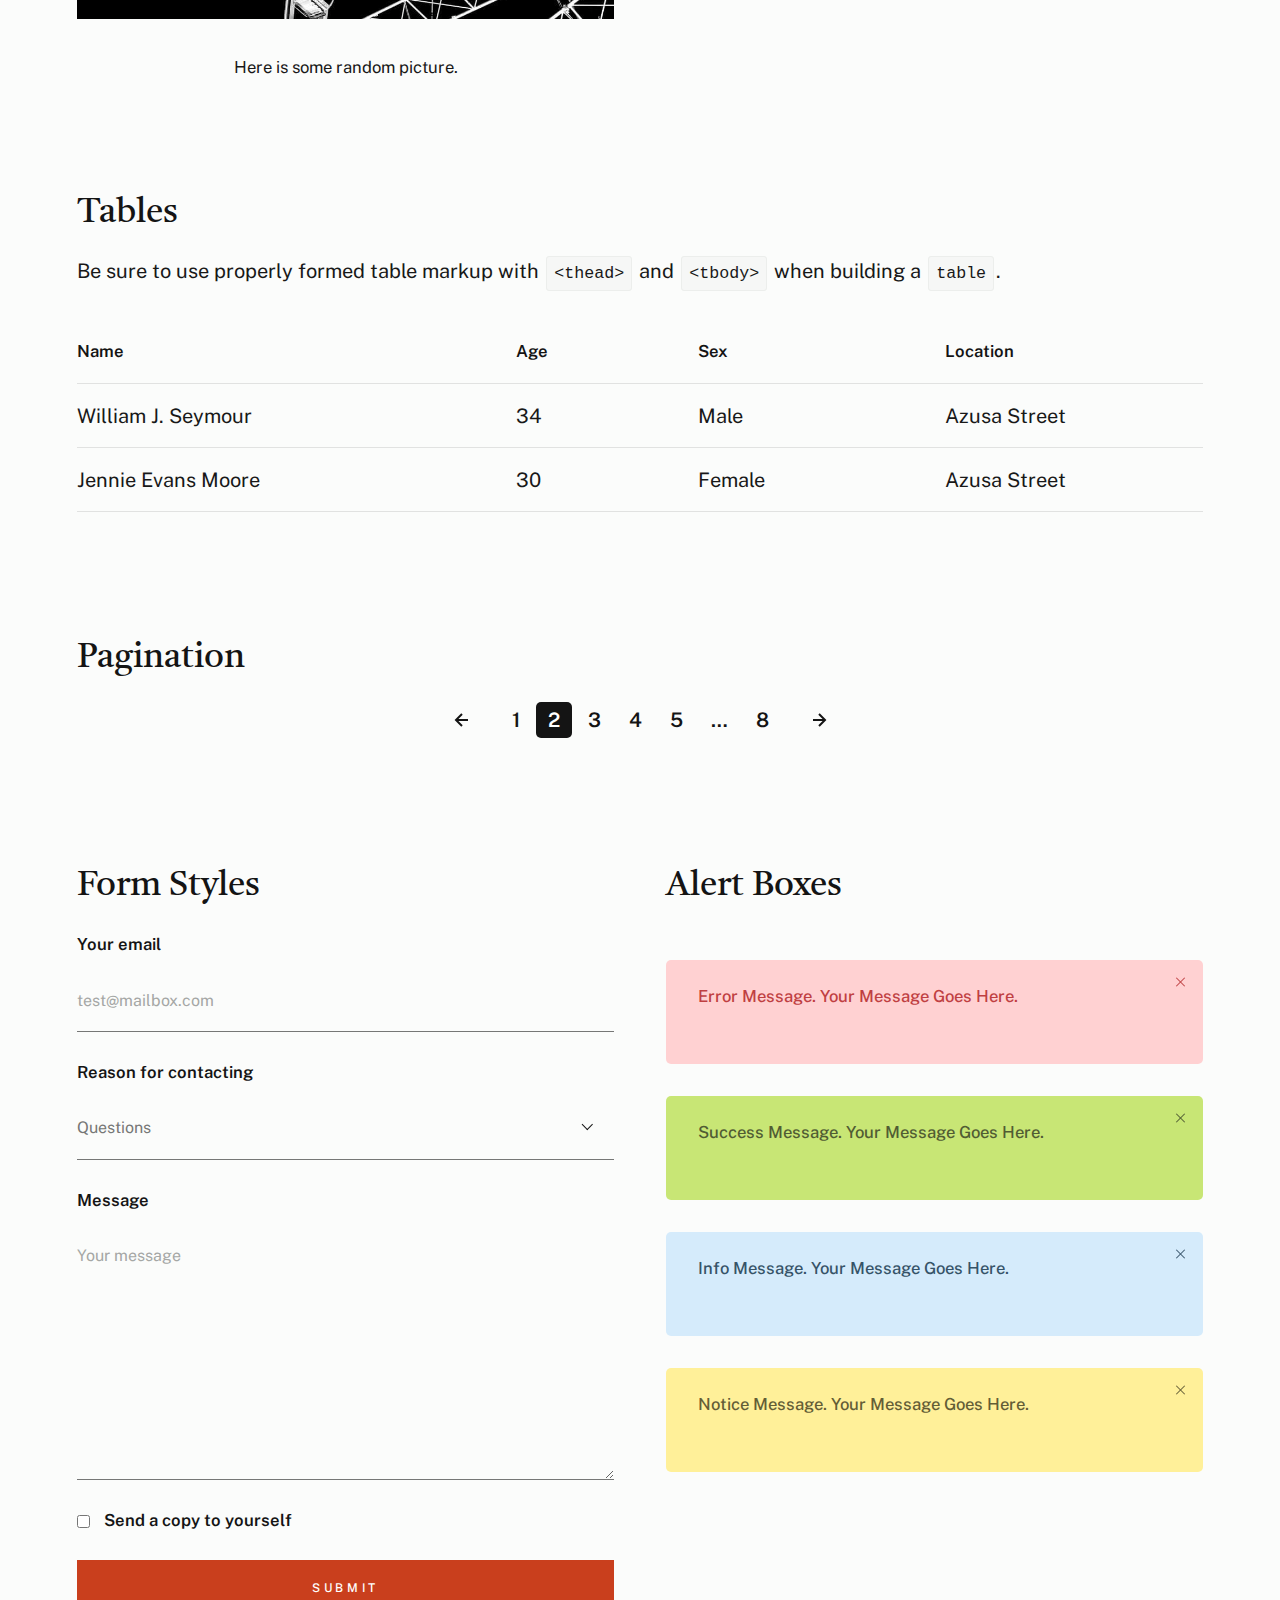
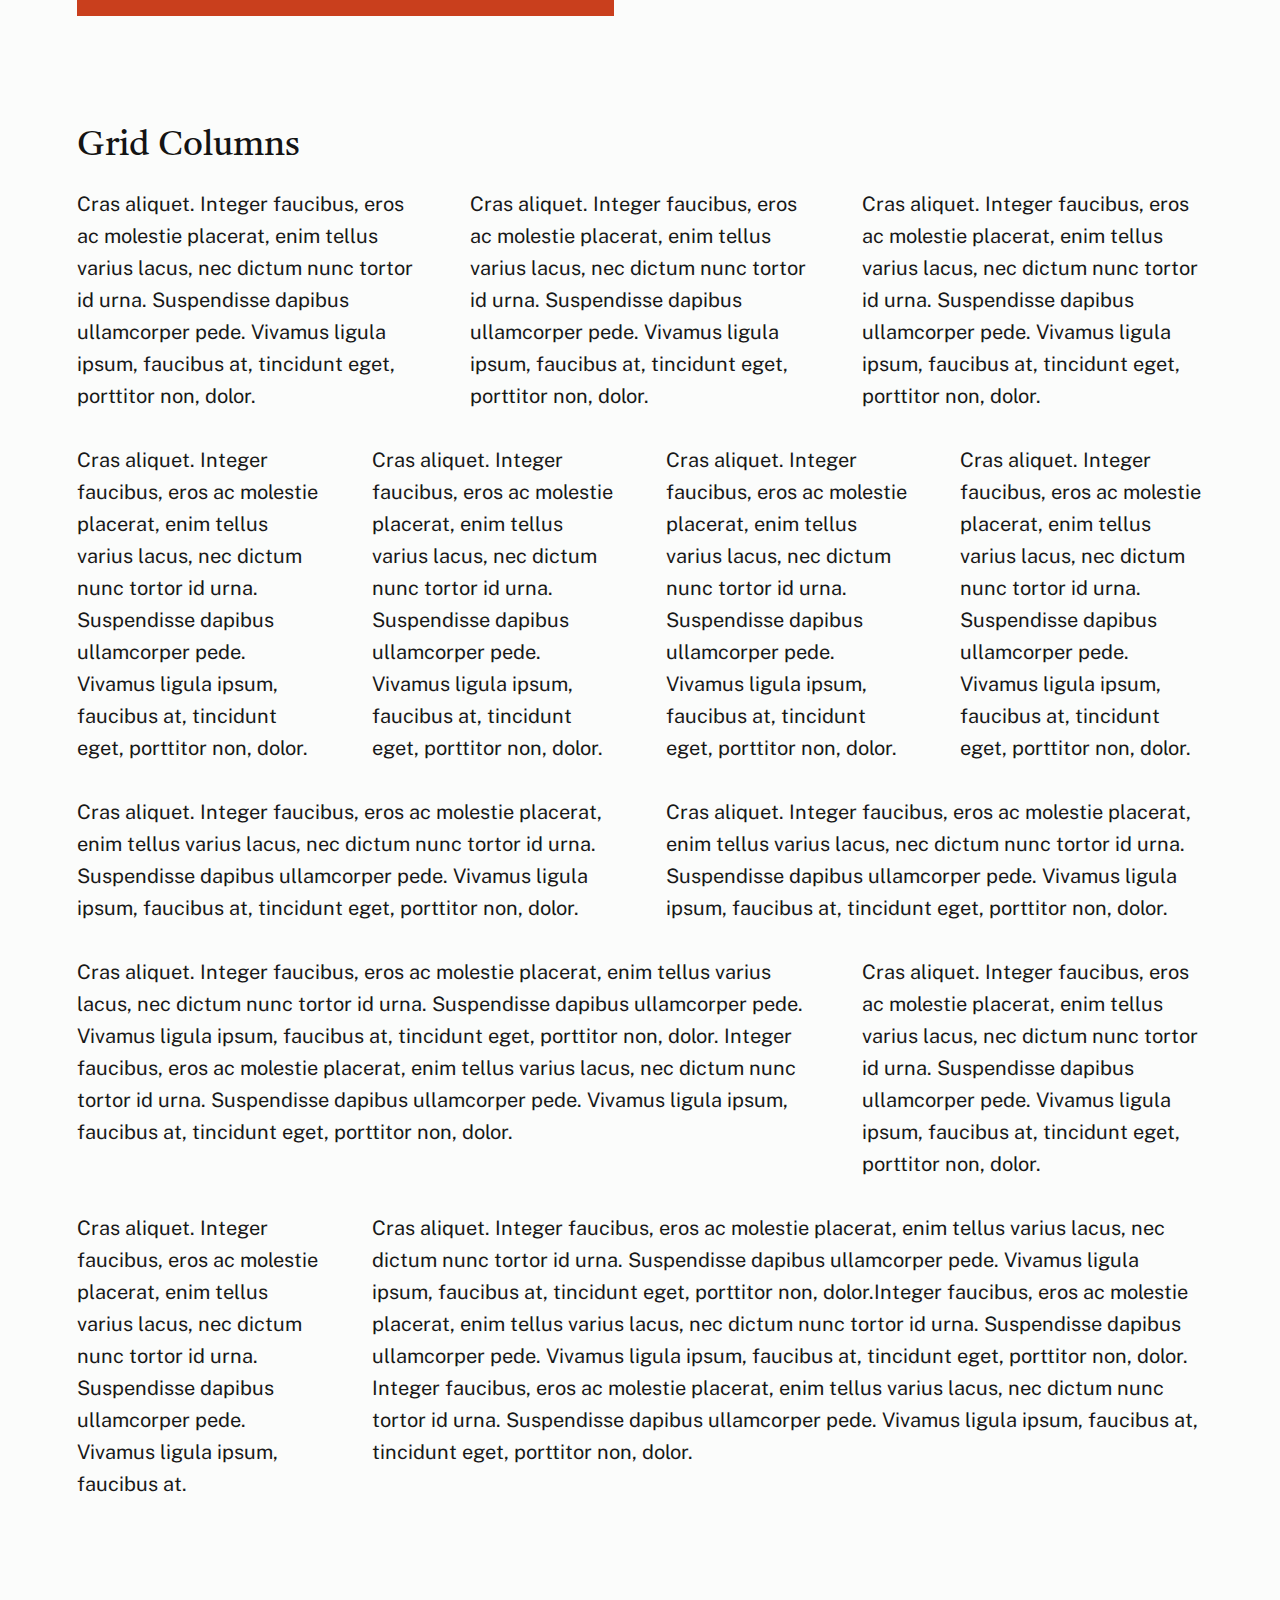
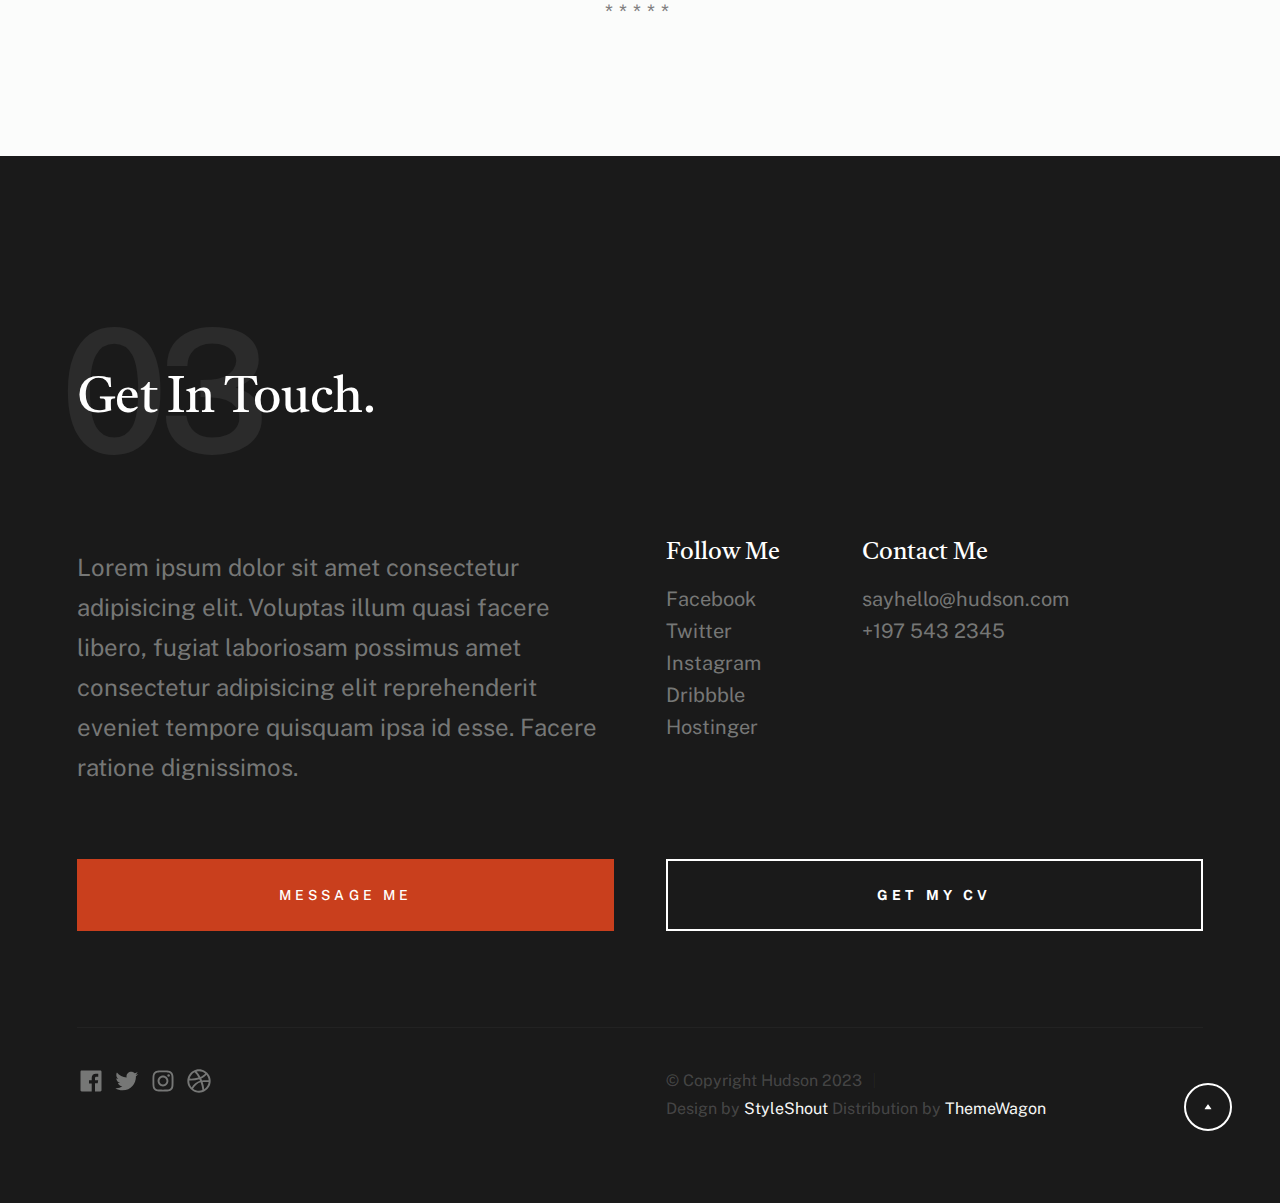
<file: styles.html>
<!DOCTYPE html>
<html lang="en" class="no-js" >
<head>

    <!--- basic page needs
    ================================================== -->
    <meta charset="utf-8">
    <meta name="viewport" content="width=device-width, initial-scale=1">
    <title>Styles - Hudson</title>

    <script>
        document.documentElement.classList.remove('no-js');
        document.documentElement.classList.add('js');
    </script>

    <!-- CSS
    ================================================== -->
    <link rel="stylesheet" href="css/vendor.css">
    <link rel="stylesheet" href="css/styles.css">

    <style type="text/css" media="screen">
        .s-styles {
            padding-top: var(--vspace-5);
            padding-bottom: var(--vspace-2);
            position: relative;
        }
        .s-styles .intro h1 {
            margin-top: 0;
        }
    </style>

    <!-- favicons
    ================================================== -->
    <link rel="apple-touch-icon" sizes="180x180" href="apple-touch-icon.png">
    <link rel="icon" type="image/png" sizes="32x32" href="favicon-32x32.png">
    <link rel="icon" type="image/png" sizes="16x16" href="favicon-16x16.png">
    <link rel="manifest" href="site.webmanifest">

</head>


<body id="top">

    
    <!-- preloader
    ================================================== -->
    <div id="preloader">
        <div id="loader" class="dots-fade">
            <div></div>
            <div></div>
            <div></div>
        </div>
    </div>


    <!-- page wrap
    ================================================== -->
    <div id="page" class="s-pagewrap">


        <!-- # site header 
        ================================================== -->
        <header class="s-header">
            <div class="row s-header__inner">

                <div class="s-header__block">
                    <div class="s-header__logo">
                        <a class="logo" href="index.html">
                            <img src="images/logo.svg" alt="Homepage">
                        </a>
                    </div>

                    <a class="s-header__menu-toggle" href="#0"><span>Menu</span></a>
                </div> <!-- end s-header__block -->

                <nav class="s-header__nav">    
                    <ul class="s-header__menu-links">
                        <li class="current"><a href="index.html">Intro</a></li>
                        <li><a href="index.html">About</a></li>
                        <li><a href="index.html">Works</a></li>
                        <li><a href="index.html">Contact</a></li>
                    </ul> <!-- s-header__menu-links -->    
                </nav> <!-- end s-header__nav -->

            </div> <!-- end s-header__inner -->
        </header> <!-- end s-header -->


        <!-- # intro
        ================================================== -->
        <section id="intro" class="s-intro">

            <div class="row s-intro__content width-sixteen-col">
                <div class="column lg-12 s-intro__content-inner grid-block grid-16">
                    
                    <div class="s-intro__content-text">

                        <div class="s-intro__content-pretitle text-pretitle">Hello</div>
                        <h1 class="s-intro__content-title">
                        I'm Jonathan Doe <br>
                        a product designer <br>
                        base in Somewhere.
                        </h1>                            

                        <div class="s-intro__content-btns">
                            <a class="btn" href="index.html#about">More About Me</a>
                            <a class="btn btn--stroke" href="index.html#footer">Get In Touch</a>
                        </div> <!-- s-intro__content-btns -->   

                    </div> <!-- s-intro__content-text -->                     
                    
                </div> <!-- s-intro__content-inner -->  
            </div> <!-- s-intro__content -->

            <ul class="s-intro__social social-list">
                <li>
                    <a href="#0">
                        <svg xmlns="http://www.w3.org/2000/svg" width="24" height="24" viewBox="0 0 24 24" style="fill:rgba(0, 0, 0, 1);transform:;-ms-filter:"><path d="M20,3H4C3.447,3,3,3.448,3,4v16c0,0.552,0.447,1,1,1h8.615v-6.96h-2.338v-2.725h2.338v-2c0-2.325,1.42-3.592,3.5-3.592 c0.699-0.002,1.399,0.034,2.095,0.107v2.42h-1.435c-1.128,0-1.348,0.538-1.348,1.325v1.735h2.697l-0.35,2.725h-2.348V21H20 c0.553,0,1-0.448,1-1V4C21,3.448,20.553,3,20,3z"></path></svg>
                        <span class="u-screen-reader-text">Facebook</span>
                    </a>
                </li>
                <li>
                    <a href="#0">
                        <svg xmlns="http://www.w3.org/2000/svg" width="24" height="24" viewBox="0 0 24 24" style="fill:rgba(0, 0, 0, 1);transform:;-ms-filter:"><path d="M19.633,7.997c0.013,0.175,0.013,0.349,0.013,0.523c0,5.325-4.053,11.461-11.46,11.461c-2.282,0-4.402-0.661-6.186-1.809 c0.324,0.037,0.636,0.05,0.973,0.05c1.883,0,3.616-0.636,5.001-1.721c-1.771-0.037-3.255-1.197-3.767-2.793 c0.249,0.037,0.499,0.062,0.761,0.062c0.361,0,0.724-0.05,1.061-0.137c-1.847-0.374-3.23-1.995-3.23-3.953v-0.05 c0.537,0.299,1.16,0.486,1.82,0.511C3.534,9.419,2.823,8.184,2.823,6.787c0-0.748,0.199-1.434,0.548-2.032 c1.983,2.443,4.964,4.04,8.306,4.215c-0.062-0.3-0.1-0.611-0.1-0.923c0-2.22,1.796-4.028,4.028-4.028 c1.16,0,2.207,0.486,2.943,1.272c0.91-0.175,1.782-0.512,2.556-0.973c-0.299,0.935-0.936,1.721-1.771,2.22 c0.811-0.088,1.597-0.312,2.319-0.624C21.104,6.712,20.419,7.423,19.633,7.997z"></path></svg>
                        <span class="u-screen-reader-text">Twitter</span>
                    </a>
                </li>
                <li>
                    <a href="#0">
                        <svg xmlns="http://www.w3.org/2000/svg" width="24" height="24" viewBox="0 0 24 24" style="fill:rgba(0, 0, 0, 1);transform:;-ms-filter:"><path d="M11.999,7.377c-2.554,0-4.623,2.07-4.623,4.623c0,2.554,2.069,4.624,4.623,4.624c2.552,0,4.623-2.07,4.623-4.624 C16.622,9.447,14.551,7.377,11.999,7.377L11.999,7.377z M11.999,15.004c-1.659,0-3.004-1.345-3.004-3.003 c0-1.659,1.345-3.003,3.004-3.003s3.002,1.344,3.002,3.003C15.001,13.659,13.658,15.004,11.999,15.004L11.999,15.004z"></path><circle cx="16.806" cy="7.207" r="1.078"></circle><path d="M20.533,6.111c-0.469-1.209-1.424-2.165-2.633-2.632c-0.699-0.263-1.438-0.404-2.186-0.42 c-0.963-0.042-1.268-0.054-3.71-0.054s-2.755,0-3.71,0.054C7.548,3.074,6.809,3.215,6.11,3.479C4.9,3.946,3.945,4.902,3.477,6.111 c-0.263,0.7-0.404,1.438-0.419,2.186c-0.043,0.962-0.056,1.267-0.056,3.71c0,2.442,0,2.753,0.056,3.71 c0.015,0.748,0.156,1.486,0.419,2.187c0.469,1.208,1.424,2.164,2.634,2.632c0.696,0.272,1.435,0.426,2.185,0.45 c0.963,0.042,1.268,0.055,3.71,0.055s2.755,0,3.71-0.055c0.747-0.015,1.486-0.157,2.186-0.419c1.209-0.469,2.164-1.424,2.633-2.633 c0.263-0.7,0.404-1.438,0.419-2.186c0.043-0.962,0.056-1.267,0.056-3.71s0-2.753-0.056-3.71C20.941,7.57,20.801,6.819,20.533,6.111z M19.315,15.643c-0.007,0.576-0.111,1.147-0.311,1.688c-0.305,0.787-0.926,1.409-1.712,1.711c-0.535,0.199-1.099,0.303-1.67,0.311 c-0.95,0.044-1.218,0.055-3.654,0.055c-2.438,0-2.687,0-3.655-0.055c-0.569-0.007-1.135-0.112-1.669-0.311 c-0.789-0.301-1.414-0.923-1.719-1.711c-0.196-0.534-0.302-1.099-0.311-1.669c-0.043-0.95-0.053-1.218-0.053-3.654 c0-2.437,0-2.686,0.053-3.655c0.007-0.576,0.111-1.146,0.311-1.687c0.305-0.789,0.93-1.41,1.719-1.712 c0.534-0.198,1.1-0.303,1.669-0.311c0.951-0.043,1.218-0.055,3.655-0.055c2.437,0,2.687,0,3.654,0.055 c0.571,0.007,1.135,0.112,1.67,0.311c0.786,0.303,1.407,0.925,1.712,1.712c0.196,0.534,0.302,1.099,0.311,1.669 c0.043,0.951,0.054,1.218,0.054,3.655c0,2.436,0,2.698-0.043,3.654H19.315z"></path></svg>
                        <span class="u-screen-reader-text">Instagram</span>
                    </a>
                </li>
                <li>
                    <a href="#0">
                        <svg xmlns="http://www.w3.org/2000/svg" width="24" height="24" viewBox="0 0 24 24" style="fill: rgba(0, 0, 0, 1);transform: ;msFilter:;"><path d="M20.66 6.98a9.932 9.932 0 0 0-3.641-3.64C15.486 2.447 13.813 2 12 2s-3.486.447-5.02 1.34c-1.533.893-2.747 2.107-3.64 3.64S2 10.187 2 12s.446 3.487 1.34 5.02a9.924 9.924 0 0 0 3.641 3.64C8.514 21.553 10.187 22 12 22s3.486-.447 5.02-1.34a9.932 9.932 0 0 0 3.641-3.64C21.554 15.487 22 13.813 22 12s-.446-3.487-1.34-5.02zM12 3.66c2 0 3.772.64 5.32 1.919-.92 1.174-2.286 2.14-4.1 2.9-1.002-1.813-2.088-3.327-3.261-4.54A7.715 7.715 0 0 1 12 3.66zM5.51 6.8a8.116 8.116 0 0 1 2.711-2.22c1.212 1.201 2.325 2.7 3.34 4.5-2 .6-4.114.9-6.341.9-.573 0-1.006-.013-1.3-.04A8.549 8.549 0 0 1 5.51 6.8zM3.66 12c0-.054.003-.12.01-.2.007-.08.01-.146.01-.2.254.014.641.02 1.161.02 2.666 0 5.146-.367 7.439-1.1.187.373.381.793.58 1.26-1.32.293-2.674 1.006-4.061 2.14S6.4 16.247 5.76 17.5c-1.4-1.587-2.1-3.42-2.1-5.5zM12 20.34c-1.894 0-3.594-.587-5.101-1.759.601-1.187 1.524-2.322 2.771-3.401 1.246-1.08 2.483-1.753 3.71-2.02a29.441 29.441 0 0 1 1.56 6.62 8.166 8.166 0 0 1-2.94.56zm7.08-3.96a8.351 8.351 0 0 1-2.58 2.621c-.24-2.08-.7-4.107-1.379-6.081.932-.066 1.765-.1 2.5-.1.799 0 1.686.034 2.659.1a8.098 8.098 0 0 1-1.2 3.46zm-1.24-5c-1.16 0-2.233.047-3.22.14a27.053 27.053 0 0 0-.68-1.62c2.066-.906 3.532-2.006 4.399-3.3 1.2 1.414 1.854 3.027 1.96 4.84-.812-.04-1.632-.06-2.459-.06z"></path></svg>
                        <span class="u-screen-reader-text">Dribbble</span>
                    </a>
                </li>
                <li>
                    <a href="#0">
                        <svg xmlns="http://www.w3.org/2000/svg" width="24" height="24" viewBox="0 0 24 24" style="fill: rgba(0, 0, 0, 1);transform: ;msFilter:;"><path d="M11.99 2C6.472 2 2 6.473 2 11.99c0 4.232 2.633 7.85 6.35 9.306-.088-.79-.166-2.006.034-2.868.182-.78 1.172-4.966 1.172-4.966s-.299-.599-.299-1.484c0-1.388.805-2.425 1.808-2.425.853 0 1.264.64 1.264 1.407 0 .858-.546 2.139-.827 3.327-.235.994.499 1.805 1.479 1.805 1.775 0 3.141-1.872 3.141-4.575 0-2.392-1.719-4.064-4.173-4.064-2.843 0-4.512 2.132-4.512 4.335 0 .858.331 1.779.744 2.28a.3.3 0 0 1 .069.286c-.076.315-.245.994-.277 1.133-.044.183-.145.222-.335.134-1.247-.581-2.027-2.405-2.027-3.871 0-3.151 2.289-6.045 6.601-6.045 3.466 0 6.159 2.469 6.159 5.77 0 3.444-2.171 6.213-5.184 6.213-1.013 0-1.964-.525-2.29-1.146l-.623 2.374c-.225.868-.834 1.956-1.241 2.62a10 10 0 0 0 2.958.445c5.517 0 9.99-4.473 9.99-9.99S17.507 2 11.99 2"></path></svg>
                        <span class="u-screen-reader-text">Pinterest</span>
                    </a>
                </li>
            </ul> <!-- end s-intro__social -->

            <div class="s-intro__content-media">                               
                <img src="images/intro-bg.jpg" srcset="images/intro-bg.jpg 1x, images/intro-bg.jpg 2x" alt="">
            </div> <!-- s-intro__content-media -->                

            <div class="s-intro__btn-download">
                <a class="btn btn--stroke" href="#0">Get My CV</a>
            </div> <!-- end s-intro__btn-download -->
            
            <div class="s-intro__scroll-down">
                <a href="#styles" class="smoothscroll">
                    <div class="scroll-icon">
                        <svg xmlns="http://www.w3.org/2000/svg" width="24" height="24" viewBox="0 0 24 24" style="fill: rgba(0, 0, 0, 1);transform: ;msFilter:;"><path d="M11.178 19.569a.998.998 0 0 0 1.644 0l9-13A.999.999 0 0 0 21 5H3a1.002 1.002 0 0 0-.822 1.569l9 13z"></path></svg>
                    </div>
                    <span class="scroll-text u-screen-reader-text">Scroll Down</span>
                </a>
            </div> <!-- s-intro__scroll-down -->

        </section> <!-- end s-intro -->


        <!-- # styles
        ================================================== -->
        <section id="styles" class="s-styles">

            <div class="row">

                <div class="column xl-12 intro">

                    <h1>Style Guide.</h1>

                    <p class="lead">Lorem ipsum Officia elit ad tempor dolore est ex incididunt incididunt occaecat culpa deserunt 
                    sunt labore in cillum ullamco magna in Excepteur consequat in reprehenderit proident mollit incididunt officia commodo.
                    Duis ea officia sed dolor pariatur enim dolore dolore quis incididunt nulla exercitation commodo veniam et ea incididunt.
                    </p>

                    <hr>
                </div>

            </div> <!-- end row -->
    
            <div class="row">
    
                <div class="column mob-12 md-6 stack-on-900">
    
                    <h3>Paragraph and Image</h3>
    
                    <p><a href="#"><img width="120" height="120" class="u-pull-left" alt="sample-image" src="images/sample-image.jpg"></a>
                    Lorem ipsum dolor sit amet, consectetuer adipiscing elit. Donec libero. Suspendisse bibendum.Cras id urna. Morbi 
                    tincidunt, orci ac convallis aliquam, lectus turpis varius lorem, eu posuere nunc justo tempus leo. Donec mattis, 
                    purus nec placerat bibendum, dui pede condimentum odio, ac blandit ante orci ut diam. Cras fringilla magna. 
                    Phasellus suscipit, leo a pharetra condimentum, lorem tellus eleifend magna, eget fringilla velit magna id 
                    neque posuere nunc justo tempus leo. </p>
    
                    <p>
                    Lorem ipsum dolor sit amet, consectetuer adipiscing elit. Donec libero. Suspendisse bibendum. Cras id urna. 
                    Morbi tincidunt, orci ac convallis aliquam, lectus turpis varius lorem, eu posuere nunc justo tempus leo. 
                    Donec mattis, purus nec placerat bibendum, dui pede condimentumodio, ac blandit ante orci ut diam.	
                    </p>
    
                    <p>A <a href="#">link</a>,
                    <abbr title="this really isn't a very good description">abbrebation</abbr>,
                    <strong>strong text</strong>,
                    <em>em text</em>,
                    <del>deleted text</del>, and
                    <mark>this is a mark text.</mark>
                    <code>.code</code>
                    </p>
    
                </div>
    
                <div class="column mob-12 md-6">
    
                    <h3>Drop Caps</h3>
    
                    <p class="drop-cap">Far far away, behind the word mountains, far from the countries Vokalia and Consonantia,
                    there live the blind texts. Separated they live in Bookmarksgrove right at the coast of the
                    Semantics, a large language ocean. A small river named Duden flows by their place and supplies it with the 
                    necessary regelialia. Morbi tincidunt, orci ac convallis aliquam, lectus turpis varius lorem, 
                    euposuere nunc justo tempus leo. Donec mattis, purus nec placerat bibendum, dui pede condimentum odio, 
                    ac blandit ante orci ut diam. Cras fringilla magna. Phasellus suscipit, leo a pharetra condimentum, 
                    lorem tellus eleifend magna, eget fringilla velit magna id neque.
                    </p>
    
                    <h3>Small Print</h3>
    
                    <p><small>Lorem ipsum dolor sit amet, consectetuer adipiscing elit. Donec libero.</small></p>
                    
            
    
                </div>
    
            </div> <!-- end row -->
    
            <div class="row">
    
                <div class="column xl-6 md-12">
    
                    <h3 class="u-add-bottom">Pull Quotes</h3>
    
                    <p>
                    Perspiciatis nemo unde et nobis modi consequatur officia amet. Ut enim 
                    tenetur provident maiores. Perspiciatis asperiores incidunt sequi 
                    quisquam. Enim aut. 
                    </p>
    
                    <figure class="pull-quote">
                        <blockquote>
                            <p>
                            When you look in the eyes of grace, when you meet grace, 
                            when you embrace grace, when you see the nail prints in 
                            grace’s hands and the fire in his eyes, when you feel his 
                            relentless love for you - it will not motivate you to sin. 
                            It will motivate you to righteousness.
                            </p>
    
                            <footer>
                                <cite>Judah Smith</cite>
                            </footer>
                        </blockquote>
                    </figure>
    
    
                </div>
    
                <div class="column xl-6 md-12">
    
                    <h3 class="h-add-bottom">Block Quotes</h3>
    
                    <blockquote cite="http://where-i-got-my-info-from.com">
                        <p>
                        For God so loved the world, that he gave his only Son, that whoever believes in 
                        him should not perish but have eternal life. For God did not send his Son into 
                        the world to condemn the world, but in order that the world might be 
                        saved through him.
                        </p>
    
                        <footer>
                            <cite>
                                <a href="#0">John 3:16-17 ESV</a>
                            </cite>
                        </footer>
    
                    </blockquote>
    
                    <blockquote>
                        <p>There is a God-shaped vacuum in the heart of each man which cannot be satisfied 
                        by any created thing but only by God the Creator.</p>
    
                        <footer>
                            <cite>Blaise Pascal</cite>
                        </footer>
    
                    </blockquote>
    
                </div>
    
            </div> <!-- end row -->
    
            <div class="row u-add-half-bottom">
    
                <div class="column xl-6 md-12">
    
                    <h3>Example Lists</h3>
    
                    <ol>
                        <li>Here is an example</li>
                        <li>of an ordered list.</li>
                        <li>A parent list item.
                            <ul>
                                <li>one</li>
                                <li>two</li>
                                <li>three</li>
                            </ul>
                            </li>
                            <li>A list item.</li>
                        </ol>
    
                    <ul class="disc">
                        <li>Here is an example</li>
                        <li>of an unordered list.</li>
                    </ul>
    
                    <h3>Definition Lists</h3>
    
                    <h5>a) Multi-line Definitions (default) </h5>
    
                    <dl class="dictionary-style">
                        <dt><strong>This is a term</strong></dt>
                            <dd>this is the definition of that term, which both live in a <code>dl</code>.</dd>
                        <dt><strong>Another Term</strong></dt>
                            <dd>And it gets a definition too, which is this line</dd>
                            <dd>This is a 2<sup>nd</sup> definition for a single term. A <code>dt</code> may be followed by multiple <code>dd</code>s.</dd>
                    </dl>
    
                    <h3 class="u-add-bottom">Skill Bars</h3>
    
                    <ul class="skill-bars">
                        <li>
                        <div class="progress percent90"><span>90%</span></div>
                        <strong>HTML</strong>
                        </li>
                        <li>
                        <div class="progress percent85"><span>85%</span></div>
                        <strong>CSS</strong>
                        </li>
                        <li>
                        <div class="progress percent70"><span>70%</span></div>
                        <strong>Javascript</strong>
                        </li>
                        <li>
                        <div class="progress percent95"><span>95%</span></div>
                        <strong>PHP</strong>
                        </li>
                        <li>
                        <div class="progress percent75"><span>75%</span></div>
                        <strong>Illustrator</strong>
                        </li>
                        <li>
                        <div class="progress percent90"><span>90%</span></div>
                        <strong>Figma</strong>
                        </li>
                    </ul>
    
                </div>
    
                <div class="column xl-6 md-12">
    
                    <h3 class="u-add-bottom">Buttons</h3>
    
                    <p>
                        <a class="btn btn--primary u-fullwidth" href="#0">Primary Button</a>
                        <a class="btn u-fullwidth" href="#0">Default Button</a>
                        <a class="btn btn--stroke u-fullwidth" href="#0">Stroke Button</a>
                    </p>
    
                    <h3>Stats Tabs</h3>
    
                    <ul class="stats-tabs">
                        <li><a href="#0">1,234 <em>Peter</em></a></li>
                        <li><a href="#0">567 <em>James</em></a></li>
                        <li><a href="#0">23,456 <em>John</em></a></li>
                        <li><a href="#0">3,456 <em>Andrew</em></a></li>
                        <li><a href="#0">456 <em>Philip</em></a></li>
                        <li><a href="#0">26 <em>Matthew</em></a></li>
                    </ul>
    
                    <h3 class="u-add-bottom">Code</h3>
    
<pre><code class="language-css">
    code {
    font-size: 1.4rem;
    margin: 0 .2rem;
    padding: .2rem .6rem;
    white-space: nowrap;
    background: #F1F1F1;
    border: 1px solid #E1E1E1;	
    border-radius: 3px;
    }
</code></pre>
    
                </div>
    
            </div> <!-- end row -->
    
            <div class="row u-add-half-bottom">
    
                <div class="column xl-6 md-12">
                        
                    <h1>H1 Heading Doloremque dolor voluptas est sequi omnis.</h1>
                    <p>Doloremque dolor voluptas est sequi omnis. Pariatur ut aut. Sed enim tempora qui veniam qui cum vel. 
                    Voluptas odit at vitae minima. In assumenda ut. Voluptatem totam impedit accusantium reiciendis excepturi aut qui accusamus praesentium.</p>
    
                    <h2>H2 Heading Doloremque dolor voluptas est sequi omnis.</h2>
                    <p>Doloremque dolor voluptas est sequi omnis. Pariatur ut aut. Sed enim tempora qui veniam qui cum vel. 
                    Voluptas odit at vitae minima. In assumenda ut. Voluptatem totam impedit accusantium reiciendis excepturi aut qui accusamus praesentium.</p>
    
                    <h3>H3 Heading Doloremque dolor voluptas est sequi omnis.</h3>
                    <p>Doloremque dolor voluptas est sequi omnis. Pariatur ut aut. Sed enim tempora qui veniam qui cum vel. 
                    Voluptas odit at vitae minima. In assumenda ut. Voluptatem totam impedit accusantium reiciendis excepturi aut qui accusamus praesentium.</p>
    
                    
                </div>
    
                <div class="column xl-6 md-12">
                    <h4>H4 Heading Doloremque dolor voluptas est sequi omnis.</h4>
                    <p>Doloremque dolor voluptas est sequi omnis. Pariatur ut aut. Sed enim tempora qui veniam qui cum vel. 
                    Voluptas odit at vitae minima. In assumenda ut. Voluptatem totam impedit accusantium reiciendis excepturi aut qui accusamus praesentium.</p>
    
                    <h5>H5 Heading Doloremque dolor voluptas est sequi omnis.</h5>
                    <p>Doloremque dolor voluptas est sequi omnis. Pariatur ut aut. Sed enim tempora qui veniam qui cum vel. 
                    Voluptas odit at vitae minima. In assumenda ut. Voluptatem totam impedit accusantium reiciendis excepturi aut qui accusamus praesentium.</p>
    
                    <h6>H6 Heading Doloremque dolor voluptas est sequi omnis.</h6>
                    <p>Doloremque dolor voluptas est sequi omnis. Pariatur ut aut. Sed enim tempora qui veniam qui cum vel. 
                    Voluptas odit at vitae minima. In assumenda ut. Voluptatem totam impedit accusantium reiciendis excepturi aut qui accusamus praesentium.</p>
        
                    
                </div>
    
            </div> <!-- end row -->
    
            <div class="row u-add-half-bottom">
    
                <div class="column xl-6 md-12">
    
                    <h3 class="u-add-bottom">Responsive Image</h3>
    
                    <figure>
                        <img src="images/wheel-500.jpg" 
                        srcset="images/wheel-1000.jpg 1000w, 
                        images/wheel-500.jpg 500w" 
                        sizes="(max-width: 1000px) 100vw, 1000px" alt="">
    
                        <figcaption>
                            Here is some random picture.
                        </figcaption>
                    </figure>
    
                </div>
    
                <div class="column xl-6 md-12">
    
                    <h3 class="u-add-bottom">Responsive video</h3>
    
                    <div class="video-container">
                    <iframe src="https://player.vimeo.com/video/14592941?color=00a650&title=0&byline=0&portrait=0" width="500" height="281" frameborder="0" webkitallowfullscreen mozallowfullscreen allowfullscreen></iframe> 
                    </div>
    
                </div>
                
            </div> <!-- end row -->
    
            <div class="row u-add-bottom">
    
                <div class="column xl-12">
    
                    <h3>Tables</h3>
                    <p>Be sure to use properly formed table markup with <code>&lt;thead&gt;</code> and <code>&lt;tbody&gt;</code> when building a <code>table</code>.</p>
    
                    <div class="table-responsive">
    
                        <table>
                                <thead>
                                <tr>
                                    <th>Name</th>
                                    <th>Age</th>
                                    <th>Sex</th>
                                    <th>Location</th>
                                </tr>
                                </thead>
                                <tbody>
                                <tr>
                                    <td>William J. Seymour</td>
                                    <td>34</td>
                                    <td>Male</td>
                                    <td>Azusa Street</td>
                                </tr>
                                <tr>
                                    <td>Jennie Evans Moore</td>
                                    <td>30</td>
                                    <td>Female</td>
                                    <td>Azusa Street</td>
                                </tr>
                                </tbody>
                        </table>
    
                    </div>
    
                </div>
                
            </div> <!-- end row -->
    
            <div class="row">
    
                <div class="column xl-12">
                    <h3>Pagination</h3>
    
                    <nav class="pgn">
                        <ul>
                            <li>
                                <a class="pgn__prev" href="#0">
                                    <svg xmlns="http://www.w3.org/2000/svg" width="24" height="24" viewBox="0 0 24 24"><path d="M12.707 17.293L8.414 13H18v-2H8.414l4.293-4.293-1.414-1.414L4.586 12l6.707 6.707z"/></svg>
                                </a>
                            </li>
                            <li><a class="pgn__num" href="#0">1</a></li>
                            <li><span class="pgn__num current">2</span></li>
                            <li><a class="pgn__num" href="#0">3</a></li>
                            <li><a class="pgn__num" href="#0">4</a></li>
                            <li><a class="pgn__num" href="#0">5</a></li>
                            <li><span class="pgn__num dots">…</span></li>
                            <li><a class="pgn__num" href="#0">8</a></li>
                            <li>
                                <a class="pgn__next" href="#0">
                                    <svg xmlns="http://www.w3.org/2000/svg" width="24" height="24" viewBox="0 0 24 24"><path d="M11.293 17.293l1.414 1.414L19.414 12l-6.707-6.707-1.414 1.414L15.586 11H6v2h9.586z"/></svg>
                                </a>
                            </li>
                        </ul>
                    </nav>
                </div>
    
            </div> <!-- end row -->
    
            <div class="row">
    
                <div class="column xl-6 md-12">
    
                    <h3 class="u-add-bottom">Form Styles</h3>
    
                    <form>
                        <div>
                            <label for="sampleInput">Your email</label>
                            <input class="u-fullwidth" type="email" placeholder="test@mailbox.com" id="sampleInput">
                        </div>
                        <div>
                            <label for="sampleRecipientInput">Reason for contacting</label>
                            <div class="ss-custom-select">
                                <select class="u-fullwidth" id="sampleRecipientInput">
                                    <option value="Option 1">Questions</option>
                                    <option value="Option 2">Report</option>
                                    <option value="Option 3">Others</option>
                                </select>
                            </div>
                        </div>
                        
                        <label for="exampleMessage">Message</label>
                        <textarea class="u-fullwidth" placeholder="Your message" id="exampleMessage"></textarea>
    
                        <label class="u-add-bottom">
                            <input type="checkbox">
                            <span class="label-text">Send a copy to yourself</span>
                        </label>
                    
                        <input class="btn--primary u-fullwidth" type="submit" value="Submit">
                    </form>
    
                </div>
    
                <div class="column xl-6 md-12">
    
                    <h3>Alert Boxes</h3>
    
                    <br>
                    
                    <div class="alert-box alert-box--error">
                        <p>Error Message. Your Message Goes Here.</p>
                        <span class="alert-box__close"></span>
                    </div><!-- end error -->
                            
                    <div class="alert-box alert-box--success">
                        <p>Success Message. Your Message Goes Here.</p>
                        <span class="alert-box__close"></span>
                    </div><!-- end success -->
                            
                    <div class="alert-box alert-box--info">
                        <p>Info Message. Your Message Goes Here.</p>
                        <span class="alert-box__close"></span>
                    </div><!-- end info -->
                            
                    <div class="alert-box alert-box--notice">
                        <p>Notice Message. Your Message Goes Here.</p>
                        <span class="alert-box__close"></span>
                    </div><!-- end notice -->
                
                </div>
    
            </div> <!-- end row -->

            <div class="row">
            
                <div class="xl-12 column">
                <h3 class="half-bottom">Grid Columns</h3>
                </div>
    
            </div> <!-- Row End-->
    
            <!--<h4>1/3 Columns</h4>  -->
    
            <div class="row">
    
                <div class="xl-4 md-12 column">
                    <p>
                    Cras aliquet. Integer faucibus, eros ac molestie placerat, enim tellus varius lacus,
                    nec dictum nunc tortor id urna. Suspendisse dapibus ullamcorper pede. Vivamus ligula ipsum,
                    faucibus at, tincidunt eget, porttitor non, dolor. 
                    </p>
                </div>
    
                <div class="xl-4 md-12 column">
                    <p>
                    Cras aliquet. Integer faucibus, eros ac molestie placerat, enim tellus varius lacus,
                    nec dictum nunc tortor id urna. Suspendisse dapibus ullamcorper pede. Vivamus ligula ipsum,
                    faucibus at, tincidunt eget, porttitor non, dolor. 
                    </p>
                </div>
    
                <div class="xl-4 md-12 column">
                    <p>
                    Cras aliquet. Integer faucibus, eros ac molestie placerat, enim tellus varius lacus,
                    nec dictum nunc tortor id urna. Suspendisse dapibus ullamcorper pede. Vivamus ligula ipsum,
                    faucibus at, tincidunt eget, porttitor non, dolor. 
                    </p>
                </div>
    
            </div>
    
            <!--<h4>1/4 Columns</h4>  -->
    
            <div class="row">
    
                <div class="xl-3 md-6 tab-12 column">
                    <p>
                    Cras aliquet. Integer faucibus, eros ac molestie placerat, enim tellus varius lacus,
                    nec dictum nunc tortor id urna. Suspendisse dapibus ullamcorper pede. Vivamus ligula ipsum,
                    faucibus at, tincidunt eget, porttitor non, dolor. 
                    </p>
                </div>
    
                <div class="xl-3 md-6 tab-12 column">
                    <p>
                    Cras aliquet. Integer faucibus, eros ac molestie placerat, enim tellus varius lacus,
                    nec dictum nunc tortor id urna. Suspendisse dapibus ullamcorper pede. Vivamus ligula ipsum,
                    faucibus at, tincidunt eget, porttitor non, dolor. 
                    </p>
                </div>
    
                <div class="xl-3 md-6 tab-12 column">
                    <p>
                    Cras aliquet. Integer faucibus, eros ac molestie placerat, enim tellus varius lacus,
                    nec dictum nunc tortor id urna. Suspendisse dapibus ullamcorper pede. Vivamus ligula ipsum,
                    faucibus at, tincidunt eget, porttitor non, dolor. 
                    </p>
                </div>
    
                <div class="xl-3 md-6 tab-12 column">
                    <p>
                    Cras aliquet. Integer faucibus, eros ac molestie placerat, enim tellus varius lacus,
                    nec dictum nunc tortor id urna. Suspendisse dapibus ullamcorper pede. Vivamus ligula ipsum,
                    faucibus at, tincidunt eget, porttitor non, dolor. 
                    </p>
                </div>
    
            </div>
    
            <!--<h4>1/2 Columns</h4>  -->
    
            <div class="row">
    
                <div class="xl-6 tab-12 column">
                    <p>
                    Cras aliquet. Integer faucibus, eros ac molestie placerat, enim tellus varius lacus,
                    nec dictum nunc tortor id urna. Suspendisse dapibus ullamcorper pede. Vivamus ligula ipsum,
                    faucibus at, tincidunt eget, porttitor non, dolor. 
                    </p>
                </div>
    
                <div class="xl-6 tab-12 column">
                    <p>
                    Cras aliquet. Integer faucibus, eros ac molestie placerat, enim tellus varius lacus,
                    nec dictum nunc tortor id urna. Suspendisse dapibus ullamcorper pede. Vivamus ligula ipsum,
                    faucibus at, tincidunt eget, porttitor non, dolor. 
                    </p>
                </div>
    
            </div>
    
            <!--<h4>2/3 Columns</h4>  -->
    
            <div class="row">
    
                <div class="xl-8 md-7 tab-12 column">
                    <p>
                    Cras aliquet. Integer faucibus, eros ac molestie placerat, enim tellus varius lacus,
                    nec dictum nunc tortor id urna. Suspendisse dapibus ullamcorper pede. Vivamus ligula ipsum,
                    faucibus at, tincidunt eget, porttitor non, dolor. Integer faucibus, eros ac molestie placerat, enim tellus varius lacus,
                    nec dictum nunc tortor id urna. Suspendisse dapibus ullamcorper pede. Vivamus ligula ipsum,
                    faucibus at, tincidunt eget, porttitor non, dolor.
                    </p>
                </div>
    
                <div class="xl-4 md-5 tab-12 column">
                    <p>
                    Cras aliquet. Integer faucibus, eros ac molestie placerat, enim tellus varius lacus,
                    nec dictum nunc tortor id urna. Suspendisse dapibus ullamcorper pede. Vivamus ligula ipsum,
                    faucibus at, tincidunt eget, porttitor non, dolor. 
                    </p>
                </div>
    
            </div>
    
            <!--<h4>3/4 Columns</h4>  -->
    
            <div class="row">
    
                <div class="xl-3 md-5 tab-12 column">
                    <p>
                    Cras aliquet. Integer faucibus, eros ac molestie placerat, enim tellus varius lacus,
                    nec dictum nunc tortor id urna. Suspendisse dapibus ullamcorper pede. Vivamus ligula ipsum,
                    faucibus at. 
                    </p>
                </div>
    
                <div class="xl-9 md-7 tab-12 column">
                    <p>
                    Cras aliquet. Integer faucibus, eros ac molestie placerat, enim tellus varius lacus,
                    nec dictum nunc tortor id urna. Suspendisse dapibus ullamcorper pede. Vivamus ligula ipsum,
                    faucibus at, tincidunt eget, porttitor non, dolor.Integer faucibus, eros ac molestie placerat, enim tellus varius lacus,
                    nec dictum nunc tortor id urna. Suspendisse dapibus ullamcorper pede. Vivamus ligula ipsum,
                    faucibus at, tincidunt eget, porttitor non, dolor. Integer faucibus, eros ac molestie placerat, enim tellus varius lacus,
                    nec dictum nunc tortor id urna. Suspendisse dapibus ullamcorper pede. Vivamus ligula ipsum,
                    faucibus at, tincidunt eget, porttitor non, dolor.
                    </p>
                </div>
    
            </div> 
    
            <hr class="fancy">

        </section> <!-- end s-styles -->


        <!-- # footer 
        ================================================== -->
        <footer id="footer" class="s-footer">

            <div class="row">
                <div class="column lg-12">
                    <div class="section-header light-on-dark" data-num="03">
                        <h2 class="text-display-title">Get In Touch.</h2>
                    </div> <!-- end section-header -->
                </div>
            </div>

            <div class="row s-footer__content">

                <div class="column xl-6 md-12 s-footer__block s-footer__about">                    
                    <p class="attention-getter">
                    Lorem ipsum dolor sit amet consectetur adipisicing elit. Voluptas illum quasi facere libero, 
                    fugiat laboriosam possimus amet consectetur adipisicing elit reprehenderit eveniet tempore quisquam ipsa id esse. Facere ratione dignissimos.
                    </p>               
                </div> <!-- end section-footer__about -->

                <div class="column xl-6 md-12 s-footer__block s-footer__site-links">
                    <div class="row">
                        <div class="column xl-4 lg-5 md-6 tab-12">
                            <h5>Follow Me</h5>
                            <ul class="link-list">
                                <li><a href="#0">Facebook</a></li>
                                <li><a href="#0">Twitter</a></li>
                                <li><a href="#0">Instagram</a></li>
                                <li><a href="#0">Dribbble</a></li>
                                <li><a href="https://styleshout.com/go/hostinger/">Hostinger</a></li>
                            </ul>
                        </div>
                        <div class="column xl-6 md-6 tab-12">
                            <h5>Contact Me</h5>
                            <ul class="link-list">
                                <li><a href="mailto:#0">sayhello@hudson.com</a></li>
                                <li><a href="tel:+1975432345">+197 543 2345</a></li>
                            </ul> 
                        </div>
                    </div>                    
                </div> <!-- end section-footer__site-links -->

            </div> <!-- end section-footer__content -->


            <div class="row s-footer__buttons">
               
                <div class="column xl-6 tab-12">
                    <a href="mailto:#0" class="btn btn--primary btn--large u-fullwidth">Message Me</a>
                </div>
          
                <div class="column xl-6 tab-12">                    
                    <a href="#0" class="btn btn--stroke btn--large u-fullwidth">Get My CV</a>
                </div>
            
            </div> <!-- end section-footer__buttons -->              
            
            <div class="row s-footer__bottom">
                
                <div class="column xl-6 lg-12">
                    <ul class="s-footer__social social-list">
                        <li>
                            <a href="#0">
                                <svg xmlns="http://www.w3.org/2000/svg" width="24" height="24" viewBox="0 0 24 24" style="fill:rgba(0, 0, 0, 1);transform:;-ms-filter:"><path d="M20,3H4C3.447,3,3,3.448,3,4v16c0,0.552,0.447,1,1,1h8.615v-6.96h-2.338v-2.725h2.338v-2c0-2.325,1.42-3.592,3.5-3.592 c0.699-0.002,1.399,0.034,2.095,0.107v2.42h-1.435c-1.128,0-1.348,0.538-1.348,1.325v1.735h2.697l-0.35,2.725h-2.348V21H20 c0.553,0,1-0.448,1-1V4C21,3.448,20.553,3,20,3z"></path></svg>
                                <span class="u-screen-reader-text">Facebook</span>
                            </a>
                        </li>
                        <li>
                            <a href="#0">
                                <svg xmlns="http://www.w3.org/2000/svg" width="24" height="24" viewBox="0 0 24 24" style="fill:rgba(0, 0, 0, 1);transform:;-ms-filter:"><path d="M19.633,7.997c0.013,0.175,0.013,0.349,0.013,0.523c0,5.325-4.053,11.461-11.46,11.461c-2.282,0-4.402-0.661-6.186-1.809 c0.324,0.037,0.636,0.05,0.973,0.05c1.883,0,3.616-0.636,5.001-1.721c-1.771-0.037-3.255-1.197-3.767-2.793 c0.249,0.037,0.499,0.062,0.761,0.062c0.361,0,0.724-0.05,1.061-0.137c-1.847-0.374-3.23-1.995-3.23-3.953v-0.05 c0.537,0.299,1.16,0.486,1.82,0.511C3.534,9.419,2.823,8.184,2.823,6.787c0-0.748,0.199-1.434,0.548-2.032 c1.983,2.443,4.964,4.04,8.306,4.215c-0.062-0.3-0.1-0.611-0.1-0.923c0-2.22,1.796-4.028,4.028-4.028 c1.16,0,2.207,0.486,2.943,1.272c0.91-0.175,1.782-0.512,2.556-0.973c-0.299,0.935-0.936,1.721-1.771,2.22 c0.811-0.088,1.597-0.312,2.319-0.624C21.104,6.712,20.419,7.423,19.633,7.997z"></path></svg>
                                <span class="u-screen-reader-text">Twitter</span>
                            </a>
                        </li>
                        <li>
                            <a href="#0">
                                <svg xmlns="http://www.w3.org/2000/svg" width="24" height="24" viewBox="0 0 24 24" style="fill:rgba(0, 0, 0, 1);transform:;-ms-filter:"><path d="M11.999,7.377c-2.554,0-4.623,2.07-4.623,4.623c0,2.554,2.069,4.624,4.623,4.624c2.552,0,4.623-2.07,4.623-4.624 C16.622,9.447,14.551,7.377,11.999,7.377L11.999,7.377z M11.999,15.004c-1.659,0-3.004-1.345-3.004-3.003 c0-1.659,1.345-3.003,3.004-3.003s3.002,1.344,3.002,3.003C15.001,13.659,13.658,15.004,11.999,15.004L11.999,15.004z"></path><circle cx="16.806" cy="7.207" r="1.078"></circle><path d="M20.533,6.111c-0.469-1.209-1.424-2.165-2.633-2.632c-0.699-0.263-1.438-0.404-2.186-0.42 c-0.963-0.042-1.268-0.054-3.71-0.054s-2.755,0-3.71,0.054C7.548,3.074,6.809,3.215,6.11,3.479C4.9,3.946,3.945,4.902,3.477,6.111 c-0.263,0.7-0.404,1.438-0.419,2.186c-0.043,0.962-0.056,1.267-0.056,3.71c0,2.442,0,2.753,0.056,3.71 c0.015,0.748,0.156,1.486,0.419,2.187c0.469,1.208,1.424,2.164,2.634,2.632c0.696,0.272,1.435,0.426,2.185,0.45 c0.963,0.042,1.268,0.055,3.71,0.055s2.755,0,3.71-0.055c0.747-0.015,1.486-0.157,2.186-0.419c1.209-0.469,2.164-1.424,2.633-2.633 c0.263-0.7,0.404-1.438,0.419-2.186c0.043-0.962,0.056-1.267,0.056-3.71s0-2.753-0.056-3.71C20.941,7.57,20.801,6.819,20.533,6.111z M19.315,15.643c-0.007,0.576-0.111,1.147-0.311,1.688c-0.305,0.787-0.926,1.409-1.712,1.711c-0.535,0.199-1.099,0.303-1.67,0.311 c-0.95,0.044-1.218,0.055-3.654,0.055c-2.438,0-2.687,0-3.655-0.055c-0.569-0.007-1.135-0.112-1.669-0.311 c-0.789-0.301-1.414-0.923-1.719-1.711c-0.196-0.534-0.302-1.099-0.311-1.669c-0.043-0.95-0.053-1.218-0.053-3.654 c0-2.437,0-2.686,0.053-3.655c0.007-0.576,0.111-1.146,0.311-1.687c0.305-0.789,0.93-1.41,1.719-1.712 c0.534-0.198,1.1-0.303,1.669-0.311c0.951-0.043,1.218-0.055,3.655-0.055c2.437,0,2.687,0,3.654,0.055 c0.571,0.007,1.135,0.112,1.67,0.311c0.786,0.303,1.407,0.925,1.712,1.712c0.196,0.534,0.302,1.099,0.311,1.669 c0.043,0.951,0.054,1.218,0.054,3.655c0,2.436,0,2.698-0.043,3.654H19.315z"></path></svg>
                                <span class="u-screen-reader-text">Instagram</span>
                            </a>
                        </li>
                        <li>
                            <a href="#0">
                                <svg xmlns="http://www.w3.org/2000/svg" width="24" height="24" viewBox="0 0 24 24" style="fill: rgba(0, 0, 0, 1);transform: ;msFilter:;"><path d="M20.66 6.98a9.932 9.932 0 0 0-3.641-3.64C15.486 2.447 13.813 2 12 2s-3.486.447-5.02 1.34c-1.533.893-2.747 2.107-3.64 3.64S2 10.187 2 12s.446 3.487 1.34 5.02a9.924 9.924 0 0 0 3.641 3.64C8.514 21.553 10.187 22 12 22s3.486-.447 5.02-1.34a9.932 9.932 0 0 0 3.641-3.64C21.554 15.487 22 13.813 22 12s-.446-3.487-1.34-5.02zM12 3.66c2 0 3.772.64 5.32 1.919-.92 1.174-2.286 2.14-4.1 2.9-1.002-1.813-2.088-3.327-3.261-4.54A7.715 7.715 0 0 1 12 3.66zM5.51 6.8a8.116 8.116 0 0 1 2.711-2.22c1.212 1.201 2.325 2.7 3.34 4.5-2 .6-4.114.9-6.341.9-.573 0-1.006-.013-1.3-.04A8.549 8.549 0 0 1 5.51 6.8zM3.66 12c0-.054.003-.12.01-.2.007-.08.01-.146.01-.2.254.014.641.02 1.161.02 2.666 0 5.146-.367 7.439-1.1.187.373.381.793.58 1.26-1.32.293-2.674 1.006-4.061 2.14S6.4 16.247 5.76 17.5c-1.4-1.587-2.1-3.42-2.1-5.5zM12 20.34c-1.894 0-3.594-.587-5.101-1.759.601-1.187 1.524-2.322 2.771-3.401 1.246-1.08 2.483-1.753 3.71-2.02a29.441 29.441 0 0 1 1.56 6.62 8.166 8.166 0 0 1-2.94.56zm7.08-3.96a8.351 8.351 0 0 1-2.58 2.621c-.24-2.08-.7-4.107-1.379-6.081.932-.066 1.765-.1 2.5-.1.799 0 1.686.034 2.659.1a8.098 8.098 0 0 1-1.2 3.46zm-1.24-5c-1.16 0-2.233.047-3.22.14a27.053 27.053 0 0 0-.68-1.62c2.066-.906 3.532-2.006 4.399-3.3 1.2 1.414 1.854 3.027 1.96 4.84-.812-.04-1.632-.06-2.459-.06z"></path></svg>
                                <span class="u-screen-reader-text">Dribbble</span>
                            </a>
                        </li>
                    </ul> 
                </div> <!-- end section-footer__social -->

                <div class="column xl-6 lg-12">
                    <p class="ss-copyright">
                        <span>© Copyright Hudson 2023</span> 
                        <span>Design by <a href="https://styleshout.com/">StyleShout</a> Distribution by <a href="https://themewagon.com">ThemeWagon</a></span>
                    </p>
                </div>

            </div> <!-- end section-footer__bottom -->          

            <div class="ss-go-top">
                <a class="smoothscroll" title="Back to Top" href="#top">                 
                    <svg xmlns="http://www.w3.org/2000/svg" width="24" height="24" viewBox="0 0 24 24" style="fill: rgba(0, 0, 0, 1);transform: ;msFilter:;"><path d="M5.536 21.886a1.004 1.004 0 0 0 1.033-.064l13-9a1 1 0 0 0 0-1.644l-13-9A1 1 0 0 0 5 3v18a1 1 0 0 0 .536.886z"></path></svg>
                </a>                                
                <span>Back To Top</span>   
            </div> <!-- end ss-go-top -->
            
        </footer> <!-- end s-footer -->

    </div> <!-- end page-wrap -->


    <!-- Java Script
    ================================================== -->
    <script src="js/plugins.js"></script>
    <script src="js/main.js"></script>

</body>
</html>
</file>
<file: css/vendor.css>
/* ===================================================================
 * Hudson Third-party Stylesheets
 * Template Ver. 1.0.0
 * 04-03-2023
 * -------------------------------------------------------------------
 *
 * TOC:
 * # PrismJS 
 * # Swiper
 * # GLightbox
 *
 * ------------------------------------------------------------------- */
 

/* ===================================================================
 * # PrismJS 1.20.0
 *   https://prismjs.com/download.html#themes=prism-okaidia&languages=markup+css+clike+javascript+markup-templating+php 
 *   
 *   okaidia theme for JavaScript, CSS and HTML
 *   Loosely based on Monokai textmate theme by http://www.monokai.nl/
 *   @author ocodia
 * ------------------------------------------------------------------- */
code[class*=language-],
pre[class*=language-] {
    color          : #f8f8f2;
    background     : none;
    text-shadow    : 0 1px rgba(0, 0, 0, 0.3);
    font-family    : var(--font-mono);
    font-size      : calc(var(--text-size) * 0.9444);
    text-align     : left;
    white-space    : pre;
    word-spacing   : normal;
    word-break     : normal;
    word-wrap      : normal;
    line-height    : var(--vspace-1);
    -moz-tab-size  : 4;
    -o-tab-size    : 4;
    tab-size       : 4;
    -webkit-hyphens: none;
    hyphens        : none;
}

/* Code blocks */
pre[class*=language-] {
    padding : var(--vspace-0_5) 0 var(--vspace-1);
    margin  : var(--vspace-1) 0;
    overflow: auto;
}

:not(pre)>code[class*=language-],
pre[class*=language-] {
    background: #272822;
}

/* Inline code */
:not(pre)>code[class*=language-] {
    padding    : 0.1em;
    white-space: normal;
}

.token.comment,
.token.prolog,
.token.doctype,
.token.cdata {
    color: slategray;
}

.token.punctuation {
    color: #f8f8f2;
}

.token.namespace {
    opacity: 0.7;
}

.token.property,
.token.tag,
.token.constant,
.token.symbol,
.token.deleted {
    color: #f92672;
}

.token.boolean,
.token.number {
    color: #ae81ff;
}

.token.selector,
.token.attr-name,
.token.string,
.token.char,
.token.builtin,
.token.inserted {
    color: #a6e22e;
}

.token.operator,
.token.entity,
.token.url,
.language-css .token.string,
.style .token.string,
.token.variable {
    color: #f8f8f2;
}

.token.atrule,
.token.attr-value,
.token.function,
.token.class-name {
    color: #e6db74;
}

.token.keyword {
    color: #66d9ef;
}

.token.regex,
.token.important {
    color: #fd971f;
}

.token.important,
.token.bold {
    font-weight: bold;
}

.token.italic {
    font-style: italic;
}

.token.entity {
    cursor: help;
}


/* ===================================================================
 * # Swiper 6.4.5
 *   Most modern mobile touch slider and framework with hardware accelerated transitions
 *   https://swiperjs.com
 *
 *   Copyright 2014-2020 Vladimir Kharlampidi
 *
 *   Released under the MIT License
 *
 *   Released on: December 18, 2020
 * ------------------------------------------------------------------- */
@font-face {
    font-family: "swiper-icons";
    src        : url("data:application/font-woff;charset=utf-8;base64, [base64]//wADZ2x5ZgAAAywAAADMAAAD2MHtryVoZWFkAAABbAAAADAAAAA2E2+eoWhoZWEAAAGcAAAAHwAAACQC9gDzaG10eAAAAigAAAAZAAAArgJkABFsb2NhAAAC0AAAAFoAAABaFQAUGG1heHAAAAG8AAAAHwAAACAAcABAbmFtZQAAA/gAAAE5AAACXvFdBwlwb3N0AAAFNAAAAGIAAACE5s74hXjaY2BkYGAAYpf5Hu/j+W2+MnAzMYDAzaX6QjD6/4//Bxj5GA8AuRwMYGkAPywL13jaY2BkYGA88P8Agx4j+/8fQDYfA1AEBWgDAIB2BOoAeNpjYGRgYNBh4GdgYgABEMnIABJzYNADCQAACWgAsQB42mNgYfzCOIGBlYGB0YcxjYGBwR1Kf2WQZGhhYGBiYGVmgAFGBiQQkOaawtDAoMBQxXjg/wEGPcYDDA4wNUA2CCgwsAAAO4EL6gAAeNpj2M0gyAACqxgGNWBkZ2D4/wMA+xkDdgAAAHjaY2BgYGaAYBkGRgYQiAHyGMF8FgYHIM3DwMHABGQrMOgyWDLEM1T9/w8UBfEMgLzE////P/5//f/V/xv+r4eaAAeMbAxwIUYmIMHEgKYAYjUcsDAwsLKxc3BycfPw8jEQA/[base64]/uznmfPFBNODM2K7MTQ45YEAZqGP81AmGGcF3iPqOop0r1SPTaTbVkfUe4HXj97wYE+yNwWYxwWu4v1ugWHgo3S1XdZEVqWM7ET0cfnLGxWfkgR42o2PvWrDMBSFj/IHLaF0zKjRgdiVMwScNRAoWUoH78Y2icB/yIY09An6AH2Bdu/UB+yxopYshQiEvnvu0dURgDt8QeC8PDw7Fpji3fEA4z/PEJ6YOB5hKh4dj3EvXhxPqH/SKUY3rJ7srZ4FZnh1PMAtPhwP6fl2PMJMPDgeQ4rY8YT6Gzao0eAEA409DuggmTnFnOcSCiEiLMgxCiTI6Cq5DZUd3Qmp10vO0LaLTd2cjN4fOumlc7lUYbSQcZFkutRG7g6JKZKy0RmdLY680CDnEJ+UMkpFFe1RN7nxdVpXrC4aTtnaurOnYercZg2YVmLN/d/gczfEimrE/fs/bOuq29Zmn8tloORaXgZgGa78yO9/cnXm2BpaGvq25Dv9S4E9+5SIc9PqupJKhYFSSl47+Qcr1mYNAAAAeNptw0cKwkAAAMDZJA8Q7OUJvkLsPfZ6zFVERPy8qHh2YER+3i/BP83vIBLLySsoKimrqKqpa2hp6+jq6RsYGhmbmJqZSy0sraxtbO3sHRydnEMU4uR6yx7JJXveP7WrDycAAAAAAAH//wACeNpjYGRgYOABYhkgZgJCZgZNBkYGLQZtIJsFLMYAAAw3ALgAeNolizEKgDAQBCchRbC2sFER0YD6qVQiBCv/H9ezGI6Z5XBAw8CBK/m5iQQVauVbXLnOrMZv2oLdKFa8Pjuru2hJzGabmOSLzNMzvutpB3N42mNgZGBg4GKQYzBhYMxJLMlj4GBgAYow/P/PAJJhLM6sSoWKfWCAAwDAjgbRAAB42mNgYGBkAIIbCZo5IPrmUn0hGA0AO8EFTQAA") format("woff");
    font-weight: 400;
    font-style : normal;
}

:root {
    --swiper-theme-color: #007aff;
}

.swiper-container {
    margin-left : auto;
    margin-right: auto;
    position    : relative;
    overflow    : hidden;
    list-style  : none;
    padding     : 0;
    /* Fix of Webkit flickering */
    z-index     : 1;
}

.swiper-container-vertical>.swiper-wrapper {
    flex-direction: column;
}

.swiper-wrapper {
    position           : relative;
    width              : 100%;
    height             : 100%;
    z-index            : 1;
    display            : flex;
    transition-property: transform;
    box-sizing         : content-box;
}

.swiper-container-android .swiper-slide,
.swiper-wrapper {
    transform: translate3d(0px, 0, 0);
}

.swiper-container-multirow>.swiper-wrapper {
    flex-wrap: wrap;
}

.swiper-container-multirow-column>.swiper-wrapper {
    flex-wrap     : wrap;
    flex-direction: column;
}

.swiper-container-free-mode>.swiper-wrapper {
    transition-timing-function: ease-out;
    margin                    : 0 auto;
}

.swiper-slide {
    flex-shrink        : 0;
    width              : 100%;
    height             : 100%;
    position           : relative;
    transition-property: transform;
}

.swiper-slide-invisible-blank {
    visibility: hidden;
}

/* Auto Height */
.swiper-container-autoheight,
.swiper-container-autoheight .swiper-slide {
    height: auto;
}

.swiper-container-autoheight .swiper-wrapper {
    align-items        : flex-start;
    transition-property: transform, height;
}

/* 3D Effects */
.swiper-container-3d {
    perspective: 1200px;
}

.swiper-container-3d .swiper-wrapper,
.swiper-container-3d .swiper-slide,
.swiper-container-3d .swiper-slide-shadow-left,
.swiper-container-3d .swiper-slide-shadow-right,
.swiper-container-3d .swiper-slide-shadow-top,
.swiper-container-3d .swiper-slide-shadow-bottom,
.swiper-container-3d .swiper-cube-shadow {
    transform-style: preserve-3d;
}

.swiper-container-3d .swiper-slide-shadow-left,
.swiper-container-3d .swiper-slide-shadow-right,
.swiper-container-3d .swiper-slide-shadow-top,
.swiper-container-3d .swiper-slide-shadow-bottom {
    position      : absolute;
    left          : 0;
    top           : 0;
    width         : 100%;
    height        : 100%;
    pointer-events: none;
    z-index       : 10;
}

.swiper-container-3d .swiper-slide-shadow-left {
    background-image: linear-gradient(to left, rgba(0, 0, 0, 0.5), rgba(0, 0, 0, 0));
}

.swiper-container-3d .swiper-slide-shadow-right {
    background-image: linear-gradient(to right, rgba(0, 0, 0, 0.5), rgba(0, 0, 0, 0));
}

.swiper-container-3d .swiper-slide-shadow-top {
    background-image: linear-gradient(to top, rgba(0, 0, 0, 0.5), rgba(0, 0, 0, 0));
}

.swiper-container-3d .swiper-slide-shadow-bottom {
    background-image: linear-gradient(to bottom, rgba(0, 0, 0, 0.5), rgba(0, 0, 0, 0));
}

/* CSS Mode */
.swiper-container-css-mode>.swiper-wrapper {
    overflow          : auto;
    scrollbar-width   : none;
    /* For Firefox */
    -ms-overflow-style: none;
    /* For Internet Explorer and Edge */
}

.swiper-container-css-mode>.swiper-wrapper::-webkit-scrollbar {
    display: none;
}

.swiper-container-css-mode>.swiper-wrapper>.swiper-slide {
    scroll-snap-align: start start;
}

.swiper-container-horizontal.swiper-container-css-mode>.swiper-wrapper {
    scroll-snap-type: x mandatory;
}

.swiper-container-vertical.swiper-container-css-mode>.swiper-wrapper {
    scroll-snap-type: y mandatory;
}

:root {
    --swiper-navigation-size : 44px;
    /*
    --swiper-navigation-color: var(--swiper-theme-color);
    */
}

.swiper-button-prev,
.swiper-button-next {
    position       : absolute;
    top            : 50%;
    width          : calc(var(--swiper-navigation-size) / 44 * 27);
    height         : var(--swiper-navigation-size);
    margin-top     : calc(-1 * var(--swiper-navigation-size) / 2);
    z-index        : 10;
    cursor         : pointer;
    display        : flex;
    align-items    : center;
    justify-content: center;
    color          : var(--swiper-navigation-color, var(--swiper-theme-color));
}

.swiper-button-prev.swiper-button-disabled,
.swiper-button-next.swiper-button-disabled {
    opacity       : 0.35;
    cursor        : auto;
    pointer-events: none;
}

.swiper-button-prev:after,
.swiper-button-next:after {
    font-family   : swiper-icons;
    font-size     : var(--swiper-navigation-size);
    text-transform: none !important;
    letter-spacing: 0;
    text-transform: none;
    font-variant  : initial;
    line-height   : 1;
}

.swiper-button-prev,
.swiper-container-rtl .swiper-button-next {
    left : 10px;
    right: auto;
}

.swiper-button-prev:after,
.swiper-container-rtl .swiper-button-next:after {
    content: "prev";
}

.swiper-button-next,
.swiper-container-rtl .swiper-button-prev {
    right: 10px;
    left : auto;
}

.swiper-button-next:after,
.swiper-container-rtl .swiper-button-prev:after {
    content: "next";
}

.swiper-button-prev.swiper-button-white,
.swiper-button-next.swiper-button-white {
    --swiper-navigation-color: #ffffff;
}

.swiper-button-prev.swiper-button-black,
.swiper-button-next.swiper-button-black {
    --swiper-navigation-color: #000000;
}

.swiper-button-lock {
    display: none;
}

:root {
    /*
    --swiper-pagination-color: var(--swiper-theme-color);
    */
}

.swiper-pagination {
    position  : absolute;
    text-align: center;
    transition: 300ms opacity;
    transform : translate3d(0, 0, 0);
    z-index   : 10;
}

.swiper-pagination.swiper-pagination-hidden {
    opacity: 0;
}

/* Common Styles */
.swiper-pagination-fraction,
.swiper-pagination-custom,
.swiper-container-horizontal>.swiper-pagination-bullets {
    bottom: 10px;
    left  : 0;
    width : 100%;
}

/* Bullets */
.swiper-pagination-bullets-dynamic {
    overflow : hidden;
    font-size: 0;
}

.swiper-pagination-bullets-dynamic .swiper-pagination-bullet {
    transform: scale(0.33);
    position : relative;
}

.swiper-pagination-bullets-dynamic .swiper-pagination-bullet-active {
    transform: scale(1);
}

.swiper-pagination-bullets-dynamic .swiper-pagination-bullet-active-main {
    transform: scale(1);
}

.swiper-pagination-bullets-dynamic .swiper-pagination-bullet-active-prev {
    transform: scale(0.66);
}

.swiper-pagination-bullets-dynamic .swiper-pagination-bullet-active-prev-prev {
    transform: scale(0.33);
}

.swiper-pagination-bullets-dynamic .swiper-pagination-bullet-active-next {
    transform: scale(0.66);
}

.swiper-pagination-bullets-dynamic .swiper-pagination-bullet-active-next-next {
    transform: scale(0.33);
}

.swiper-pagination-bullet {
    width        : 8px;
    height       : 8px;
    display      : inline-block;
    border-radius: 100%;
    background   : #000;
    opacity      : 0.2;
}

button.swiper-pagination-bullet {
    border            : none;
    margin            : 0;
    padding           : 0;
    box-shadow        : none;
    -webkit-appearance: none;
    -moz-appearance   : none;
    appearance        : none;
}

.swiper-pagination-clickable .swiper-pagination-bullet {
    cursor: pointer;
}

.swiper-pagination-bullet-active {
    opacity   : 1;
    background: var(--swiper-pagination-color, var(--swiper-theme-color));
}

.swiper-container-vertical>.swiper-pagination-bullets {
    right    : 10px;
    top      : 50%;
    transform: translate3d(0px, -50%, 0);
}

.swiper-container-vertical>.swiper-pagination-bullets .swiper-pagination-bullet {
    margin : 6px 0;
    display: block;
}

.swiper-container-vertical>.swiper-pagination-bullets.swiper-pagination-bullets-dynamic {
    top      : 50%;
    transform: translateY(-50%);
    width    : 8px;
}

.swiper-container-vertical>.swiper-pagination-bullets.swiper-pagination-bullets-dynamic .swiper-pagination-bullet {
    display   : inline-block;
    transition: 200ms transform, 200ms top;
}

.swiper-container-horizontal>.swiper-pagination-bullets .swiper-pagination-bullet {
    margin: 0 4px;
}

.swiper-container-horizontal>.swiper-pagination-bullets.swiper-pagination-bullets-dynamic {
    left       : 50%;
    transform  : translateX(-50%);
    white-space: nowrap;
}

.swiper-container-horizontal>.swiper-pagination-bullets.swiper-pagination-bullets-dynamic .swiper-pagination-bullet {
    transition: 200ms transform, 200ms left;
}

.swiper-container-horizontal.swiper-container-rtl>.swiper-pagination-bullets-dynamic .swiper-pagination-bullet {
    transition: 200ms transform, 200ms right;
}

/* Progress */
.swiper-pagination-progressbar {
    background: rgba(0, 0, 0, 0.25);
    position  : absolute;
}

.swiper-pagination-progressbar .swiper-pagination-progressbar-fill {
    background      : var(--swiper-pagination-color, var(--swiper-theme-color));
    position        : absolute;
    left            : 0;
    top             : 0;
    width           : 100%;
    height          : 100%;
    transform       : scale(0);
    transform-origin: left top;
}

.swiper-container-rtl .swiper-pagination-progressbar .swiper-pagination-progressbar-fill {
    transform-origin: right top;
}

.swiper-container-horizontal>.swiper-pagination-progressbar,
.swiper-container-vertical>.swiper-pagination-progressbar.swiper-pagination-progressbar-opposite {
    width : 100%;
    height: 4px;
    left  : 0;
    top   : 0;
}

.swiper-container-vertical>.swiper-pagination-progressbar,
.swiper-container-horizontal>.swiper-pagination-progressbar.swiper-pagination-progressbar-opposite {
    width : 4px;
    height: 100%;
    left  : 0;
    top   : 0;
}

.swiper-pagination-white {
    --swiper-pagination-color: #ffffff;
}

.swiper-pagination-black {
    --swiper-pagination-color: #000000;
}

.swiper-pagination-lock {
    display: none;
}

/* Scrollbar */
.swiper-scrollbar {
    border-radius   : 10px;
    position        : relative;
    -ms-touch-action: none;
    background      : rgba(0, 0, 0, 0.1);
}

.swiper-container-horizontal>.swiper-scrollbar {
    position: absolute;
    left    : 1%;
    bottom  : 3px;
    z-index : 50;
    height  : 5px;
    width   : 98%;
}

.swiper-container-vertical>.swiper-scrollbar {
    position: absolute;
    right   : 3px;
    top     : 1%;
    z-index : 50;
    width   : 5px;
    height  : 98%;
}

.swiper-scrollbar-drag {
    height       : 100%;
    width        : 100%;
    position     : relative;
    background   : rgba(0, 0, 0, 0.5);
    border-radius: 10px;
    left         : 0;
    top          : 0;
}

.swiper-scrollbar-cursor-drag {
    cursor: move;
}

.swiper-scrollbar-lock {
    display: none;
}

.swiper-zoom-container {
    width          : 100%;
    height         : 100%;
    display        : flex;
    justify-content: center;
    align-items    : center;
    text-align     : center;
}

.swiper-zoom-container>img,
.swiper-zoom-container>svg,
.swiper-zoom-container>canvas {
    max-width    : 100%;
    max-height   : 100%;
    -o-object-fit: contain;
    object-fit   : contain;
}

.swiper-slide-zoomed {
    cursor: move;
}

/* Preloader */
:root {
    /*
    --swiper-preloader-color: var(--swiper-theme-color);
    */
}

.swiper-lazy-preloader {
    width           : 42px;
    height          : 42px;
    position        : absolute;
    left            : 50%;
    top             : 50%;
    margin-left     : -21px;
    margin-top      : -21px;
    z-index         : 10;
    transform-origin: 50%;
    animation       : swiper-preloader-spin 1s infinite linear;
    box-sizing      : border-box;
    border          : 4px solid var(--swiper-preloader-color, var(--swiper-theme-color));
    border-radius   : 50%;
    border-top-color: transparent;
}

.swiper-lazy-preloader-white {
    --swiper-preloader-color: #fff;
}

.swiper-lazy-preloader-black {
    --swiper-preloader-color: #000;
}

@keyframes swiper-preloader-spin {
    100% {
        transform: rotate(360deg);
    }
}

/* a11y */
.swiper-container .swiper-notification {
    position      : absolute;
    left          : 0;
    top           : 0;
    pointer-events: none;
    opacity       : 0;
    z-index       : -1000;
}

.swiper-container-fade.swiper-container-free-mode .swiper-slide {
    transition-timing-function: ease-out;
}

.swiper-container-fade .swiper-slide {
    pointer-events     : none;
    transition-property: opacity;
}

.swiper-container-fade .swiper-slide .swiper-slide {
    pointer-events: none;
}

.swiper-container-fade .swiper-slide-active,
.swiper-container-fade .swiper-slide-active .swiper-slide-active {
    pointer-events: auto;
}

.swiper-container-cube {
    overflow: visible;
}

.swiper-container-cube .swiper-slide {
    pointer-events             : none;
    -webkit-backface-visibility: hidden;
    backface-visibility        : hidden;
    z-index                    : 1;
    visibility                 : hidden;
    transform-origin           : 0 0;
    width                      : 100%;
    height                     : 100%;
}

.swiper-container-cube .swiper-slide .swiper-slide {
    pointer-events: none;
}

.swiper-container-cube.swiper-container-rtl .swiper-slide {
    transform-origin: 100% 0;
}

.swiper-container-cube .swiper-slide-active,
.swiper-container-cube .swiper-slide-active .swiper-slide-active {
    pointer-events: auto;
}

.swiper-container-cube .swiper-slide-active,
.swiper-container-cube .swiper-slide-next,
.swiper-container-cube .swiper-slide-prev,
.swiper-container-cube .swiper-slide-next+.swiper-slide {
    pointer-events: auto;
    visibility    : visible;
}

.swiper-container-cube .swiper-slide-shadow-top,
.swiper-container-cube .swiper-slide-shadow-bottom,
.swiper-container-cube .swiper-slide-shadow-left,
.swiper-container-cube .swiper-slide-shadow-right {
    z-index                    : 0;
    -webkit-backface-visibility: hidden;
    backface-visibility        : hidden;
}

.swiper-container-cube .swiper-cube-shadow {
    position  : absolute;
    left      : 0;
    bottom    : 0px;
    width     : 100%;
    height    : 100%;
    background: #000;
    opacity   : 0.6;
    filter    : blur(50px);
    z-index   : 0;
}

.swiper-container-flip {
    overflow: visible;
}

.swiper-container-flip .swiper-slide {
    pointer-events             : none;
    -webkit-backface-visibility: hidden;
    backface-visibility        : hidden;
    z-index                    : 1;
}

.swiper-container-flip .swiper-slide .swiper-slide {
    pointer-events: none;
}

.swiper-container-flip .swiper-slide-active,
.swiper-container-flip .swiper-slide-active .swiper-slide-active {
    pointer-events: auto;
}

.swiper-container-flip .swiper-slide-shadow-top,
.swiper-container-flip .swiper-slide-shadow-bottom,
.swiper-container-flip .swiper-slide-shadow-left,
.swiper-container-flip .swiper-slide-shadow-right {
    z-index                    : 0;
    -webkit-backface-visibility: hidden;
    backface-visibility        : hidden;
}


/* ==========================================================================
 * # GLightbox
 *
 * GLightbox 3.2.0
 * https://biati-digital.github.io/glightbox/
 * -------------------------------------------------------------------------- 
 */
.glightbox-container {
    width                      : 100%;
    height                     : 100%;
    position                   : fixed;
    top                        : 0;
    left                       : 0;
    z-index                    : 999999 !important;
    overflow                   : hidden;
    touch-action               : none;
    -webkit-text-size-adjust   : 100%;
    -moz-text-size-adjust      : 100%;
    text-size-adjust           : 100%;
    -webkit-backface-visibility: hidden;
    backface-visibility        : hidden;
    outline                    : none;
}

.glightbox-container.inactive {
    display: none;
}

.glightbox-container .gcontainer {
    position: relative;
    width   : 100%;
    height  : 100%;
    z-index : 9999;
    overflow: hidden;
}

.glightbox-container .gslider {
    transition     : transform 0.4s ease;
    height         : 100%;
    left           : 0;
    top            : 0;
    width          : 100%;
    position       : relative;
    overflow       : hidden;
    display        : flex !important;
    justify-content: center;
    align-items    : center;
    transform      : translate3d(0, 0, 0);
}

.glightbox-container .gslide {
    width              : 100%;
    position           : absolute;
    -webkit-user-select: none;
    -moz-user-select   : none;
    user-select        : none;
    display            : flex;
    align-items        : center;
    justify-content    : center;
    opacity            : 0;
}

.glightbox-container .gslide.current {
    opacity : 1;
    z-index : 99999;
    position: relative;
}

.glightbox-container .gslide.prev {
    opacity: 1;
    z-index: 9999;
}

.glightbox-container .gslide-inner-content {
    width: 100%;
}

.glightbox-container .ginner-container {
    position       : relative;
    width          : 100%;
    display        : flex;
    justify-content: center;
    flex-direction : column;
    max-width      : 100%;
    margin         : auto;
    height         : 100vh;
}

.glightbox-container .ginner-container.gvideo-container {
    width: 100%;
}

.glightbox-container .ginner-container.desc-bottom,
.glightbox-container .ginner-container.desc-top {
    flex-direction: column;
}

.glightbox-container .ginner-container.desc-left,
.glightbox-container .ginner-container.desc-right {
    max-width: 100% !important;
}

.gslide iframe,
.gslide video {
    outline                   : none !important;
    border                    : none;
    min-height                : 165px;
    -webkit-overflow-scrolling: touch;
    touch-action              : auto;
}

.gslide:not(.current) {
    pointer-events: none;
}

.gslide-image {
    align-items: center;
}

.gslide-image img {
    max-height         : 100vh;
    display            : block;
    padding            : 0;
    float              : none;
    outline            : none;
    border             : none;
    -webkit-user-select: none;
    -moz-user-select   : none;
    user-select        : none;
    max-width          : 100vw;
    width              : auto;
    height             : auto;
    -o-object-fit      : cover;
    object-fit         : cover;
    touch-action       : none;
    margin             : auto;
    min-width          : 200px;
}

.desc-top .gslide-image img,
.desc-bottom .gslide-image img {
    width: auto;
}

.desc-left .gslide-image img,
.desc-right .gslide-image img {
    width    : auto;
    max-width: 100%;
}

.gslide-image img.zoomable {
    position: relative;
}

.gslide-image img.dragging {
    cursor    : grabbing !important;
    transition: none;
}

.gslide-video {
    position : relative;
    max-width: 100vh;
    width    : 100% !important;
}

.gslide-video .plyr__poster-enabled.plyr--loading .plyr__poster {
    display: none;
}

.gslide-video .gvideo-wrapper {
    width       : 100%;
    /* max-width: 160vmin; */
    margin      : auto;
}

.gslide-video::before {
    content   : "";
    position  : absolute;
    width     : 100%;
    height    : 100%;
    background: rgba(255, 0, 0, 0.34);
    display   : none;
}

.gslide-video.playing::before {
    display: none;
}

.gslide-video.fullscreen {
    max-width: 100% !important;
    min-width: 100%;
    height   : 75vh;
}

.gslide-video.fullscreen video {
    max-width: 100% !important;
    width    : 100% !important;
}

.gslide-inline {
    background: #fff;
    text-align: left;
    max-height: calc(100vh - 40px);
    overflow  : auto;
    max-width : 100%;
    margin    : auto;
}

.gslide-inline .ginlined-content {
    padding: 20px;
    width  : 100%;
}

.gslide-inline .dragging {
    cursor    : grabbing !important;
    transition: none;
}

.ginlined-content {
    overflow: auto;
    display : block !important;
    opacity : 1;
}

.gslide-external {
    display   : flex;
    width     : 100%;
    min-width : 100%;
    background: #fff;
    padding   : 0;
    overflow  : auto;
    max-height: 75vh;
    height    : 100%;
}

.gslide-media {
    display: flex;
    width  : auto;
}

.zoomed .gslide-media {
    box-shadow: none !important;
}

.desc-top .gslide-media,
.desc-bottom .gslide-media {
    margin        : 0 auto;
    flex-direction: column;
}

.gslide-description {
    position: relative;
    flex    : 1 0 100%;
}

.gslide-description.description-left,
.gslide-description.description-right {
    max-width: 100%;
}

.gslide-description.description-bottom,
.gslide-description.description-top {
    margin: 0 auto;
    width : 100%;
}

.gslide-description p {
    margin-bottom: 12px;
}

.gslide-description p:last-child {
    margin-bottom: 0;
}

.zoomed .gslide-description {
    display: none;
}

.glightbox-button-hidden {
    display: none;
}

/*
 * Description for mobiles
 * something like facebook does the description
 * for the photos
*/
.glightbox-mobile .glightbox-container .gslide-description {
    height        : auto !important;
    width         : 100%;
    position      : absolute;
    bottom        : 0;
    padding       : 19px 11px;
    max-width     : 100vw !important;
    order         : 2 !important;
    max-height    : 78vh;
    overflow      : auto !important;
    background    : linear-gradient(to bottom, rgba(0, 0, 0, 0) 0%, rgba(0, 0, 0, 0.75) 100%);
    transition    : opacity 0.3s linear;
    padding-bottom: 50px;
}

.glightbox-mobile .glightbox-container .gslide-title {
    color    : #fff;
    font-size: 1em;
}

.glightbox-mobile .glightbox-container .gslide-desc {
    color: #a1a1a1;
}

.glightbox-mobile .glightbox-container .gslide-desc a {
    color      : #fff;
    font-weight: bold;
}

.glightbox-mobile .glightbox-container .gslide-desc * {
    color: inherit;
}

.glightbox-mobile .glightbox-container .gslide-desc .desc-more {
    color  : #fff;
    opacity: 0.4;
}

.gdesc-open .gslide-media {
    transition: opacity 0.5s ease;
    opacity   : 0.4;
}

.gdesc-open .gdesc-inner {
    padding-bottom: 30px;
}

.gdesc-closed .gslide-media {
    transition: opacity 0.5s ease;
    opacity   : 1;
}

.greset {
    transition: all 0.3s ease;
}

.gabsolute {
    position: absolute;
}

.grelative {
    position: relative;
}

.glightbox-desc {
    display: none !important;
}

.glightbox-open {
    overflow: hidden;
}

.gloader {
    height            : 25px;
    width             : 25px;
    animation         : lightboxLoader 0.8s infinite linear;
    border            : 2px solid #fff;
    border-right-color: transparent;
    border-radius     : 50%;
    position          : absolute;
    display           : block;
    z-index           : 9999;
    left              : 0;
    right             : 0;
    margin            : 0 auto;
    top               : 47%;
}

.goverlay {
    width      : 100%;
    height     : calc(100vh + 1px);
    position   : fixed;
    top        : -1px;
    left       : 0;
    background : #000;
    will-change: opacity;
}

.glightbox-mobile .goverlay {
    background: #000;
}

.gprev,
.gnext,
.gclose {
    z-index        : 99999;
    cursor         : pointer;
    width          : 26px;
    height         : 44px;
    border         : none;
    display        : flex;
    justify-content: center;
    align-items    : center;
    flex-direction : column;
}

.gprev svg,
.gnext svg,
.gclose svg {
    display: block;
    width  : 25px;
    height : auto;
    margin : 0;
    padding: 0;
}

.gprev.disabled,
.gnext.disabled,
.gclose.disabled {
    opacity: 0.2;
}

.gprev .garrow,
.gnext .garrow,
.gclose .garrow {
    stroke: #fff;
}

.gbtn.focused {
    outline: 2px solid #0f3d81;
}

iframe.wait-autoplay {
    opacity: 0;
}

.glightbox-closing .gnext,
.glightbox-closing .gprev,
.glightbox-closing .gclose {
    opacity: 0 !important;
}

/*Skin */
.glightbox-clean .gslide-description {
    background: #fff;
}

.glightbox-clean .gdesc-inner {
    padding: 22px 20px;
}

.glightbox-clean .gslide-title {
    font-size    : 1em;
    font-weight  : normal;
    font-family  : arial;
    color        : #000;
    margin-bottom: 19px;
    line-height  : 1.4em;
}

.glightbox-clean .gslide-desc {
    font-size    : 0.86em;
    margin-bottom: 0;
    font-family  : arial;
    line-height  : 1.4em;
}

.glightbox-clean .gslide-video {
    background: #000;
}

.glightbox-clean .gprev,
.glightbox-clean .gnext,
.glightbox-clean .gclose {
    background-color: rgba(0, 0, 0, 0.75);
    border-radius   : 4px;
}

.glightbox-clean .gprev path,
.glightbox-clean .gnext path,
.glightbox-clean .gclose path {
    fill: #fff;
}

.glightbox-clean .gprev {
    position: absolute;
    top     : -100%;
    left    : 30px;
    width   : 40px;
    height  : 50px;
}

.glightbox-clean .gnext {
    position: absolute;
    top     : -100%;
    right   : 30px;
    width   : 40px;
    height  : 50px;
}

.glightbox-clean .gclose {
    width   : 35px;
    height  : 35px;
    top     : 15px;
    right   : 10px;
    position: absolute;
}

.glightbox-clean .gclose svg {
    width : 18px;
    height: auto;
}

.glightbox-clean .gclose:hover {
    opacity: 1;
}

/*CSS Animations*/
.gfadeIn {
    animation: gfadeIn 0.5s ease;
}

.gfadeOut {
    animation: gfadeOut 0.5s ease;
}

.gslideOutLeft {
    animation: gslideOutLeft 0.3s ease;
}

.gslideInLeft {
    animation: gslideInLeft 0.3s ease;
}

.gslideOutRight {
    animation: gslideOutRight 0.3s ease;
}

.gslideInRight {
    animation: gslideInRight 0.3s ease;
}

.gzoomIn {
    animation: gzoomIn 0.5s ease;
}

.gzoomOut {
    animation: gzoomOut 0.5s ease;
}

@keyframes lightboxLoader {
    0% {
        transform: rotate(0deg);
    }

    100% {
        transform: rotate(360deg);
    }
}

@keyframes gfadeIn {
    from {
        opacity: 0;
    }

    to {
        opacity: 1;
    }
}

@keyframes gfadeOut {
    from {
        opacity: 1;
    }

    to {
        opacity: 0;
    }
}

@keyframes gslideInLeft {
    from {
        opacity  : 0;
        transform: translate3d(-60%, 0, 0);
    }

    to {
        visibility: visible;
        transform : translate3d(0, 0, 0);
        opacity   : 1;
    }
}

@keyframes gslideOutLeft {
    from {
        opacity   : 1;
        visibility: visible;
        transform : translate3d(0, 0, 0);
    }

    to {
        transform : translate3d(-60%, 0, 0);
        opacity   : 0;
        visibility: hidden;
    }
}

@keyframes gslideInRight {
    from {
        opacity   : 0;
        visibility: visible;
        transform : translate3d(60%, 0, 0);
    }

    to {
        transform: translate3d(0, 0, 0);
        opacity  : 1;
    }
}

@keyframes gslideOutRight {
    from {
        opacity   : 1;
        visibility: visible;
        transform : translate3d(0, 0, 0);
    }

    to {
        transform: translate3d(60%, 0, 0);
        opacity  : 0;
    }
}

@keyframes gzoomIn {
    from {
        opacity  : 0;
        transform: scale3d(0.3, 0.3, 0.3);
    }

    to {
        opacity: 1;
    }
}

@keyframes gzoomOut {
    from {
        opacity: 1;
    }

    50% {
        opacity  : 0;
        transform: scale3d(0.3, 0.3, 0.3);
    }

    to {
        opacity: 0;
    }
}

@media (min-width: 769px) {
    .glightbox-container .ginner-container {
        width         : auto;
        height        : auto;
        flex-direction: row;
    }

    .glightbox-container .ginner-container.desc-top .gslide-description {
        order: 0;
    }

    .glightbox-container .ginner-container.desc-top .gslide-image,
    .glightbox-container .ginner-container.desc-top .gslide-image img {
        order: 1;
    }

    .glightbox-container .ginner-container.desc-left .gslide-description {
        order: 0;
    }

    .glightbox-container .ginner-container.desc-left .gslide-image {
        order: 1;
    }

    .gslide-image img {
        max-height: 97vh;
        max-width : 100%;
    }

    .gslide-image img.zoomable {
        cursor: zoom-in;
    }

    .zoomed .gslide-image img.zoomable {
        cursor: grab;
    }

    .gslide-inline {
        max-height: 95vh;
    }

    .gslide-external {
        max-height: 100vh;
    }

    .gslide-description.description-left,
    .gslide-description.description-right {
        max-width: 275px;
    }

    .glightbox-open {
        height: auto;
    }

    .goverlay {
        background: rgba(0, 0, 0, 0.92);
    }

    .glightbox-clean .gslide-media {
        box-shadow: 1px 2px 9px 0px rgba(0, 0, 0, 0.65);
    }

    .glightbox-clean .description-left .gdesc-inner,
    .glightbox-clean .description-right .gdesc-inner {
        position  : absolute;
        height    : 100%;
        overflow-y: auto;
    }

    .glightbox-clean .gprev,
    .glightbox-clean .gnext,
    .glightbox-clean .gclose {
        background-color: rgba(0, 0, 0, 0.32);
    }

    .glightbox-clean .gprev:hover,
    .glightbox-clean .gnext:hover,
    .glightbox-clean .gclose:hover {
        background-color: rgba(0, 0, 0, 0.7);
    }

    .glightbox-clean .gprev {
        top: 45%;
    }

    .glightbox-clean .gnext {
        top: 45%;
    }
}

@media (min-width: 992px) {
    .glightbox-clean .gclose {
        right: 24px;
    }
}

@media screen and (max-height: 420px) {
    .goverlay {
        background: #000;
    }
}
</file>
<file: css/styles.css>
@charset "UTF-8";

/* =================================================================== 
 * Hudson Main Stylesheet
 * Template Ver. 1.0.0
 * 04-03-2023
 * ------------------------------------------------------------------
 *
 * TOC:
 * # SETTINGS
 *      ## fonts 
 *      ## colors
 *      ## spacing and typescale
 *      ## grid variables
 * # CSS RESET
 * # GRID
 * # BASE SETUP
 * # UTILITY CLASSES
 * # TYPOGRAPHY 
 *      ## base type styles
 *      ## additional typography & helper classes
 *      ## lists
 *      ## media 
 *      ## spacing
 * # PRELOADER
 *      ## page loaded
 * # FORM 
 *      ## style placeholder text
 * # BUTTONS
 * # TABLE
 * # COMPONENTS
 *      ## pagination
 *      ## alert box 
 *      ## skillbars
 *      ## stats tabs
 * # PROJECT-WIDE SHARED STYLES
 *      ## section header
 *      ## social list
 *      ## swiper overrides
 *      ## glightbox overrides
 * # GRID-BASED LAYOUTS
 *      ## grid block
 *      ## list grid
 * # PAGE WRAP
 * # SITE HEADER
 *      ## logo
 *      ## main navigation
 *      ## mobile menu toggle
 * # INTRO
 *      ## intro content
 *      ## intro btn cv download
 *      ## intro social
 *      ## intro scroll down
 *      ## intro transitions
 * # ABOUT
 *      ## about blocks
 * # WORKS
 *      ## folio entries 
 *      ## testimonials
 * # NUMBERS
 * # FOOTER
 *      ## copyright
 *      ## go top
 *
 * ------------------------------------------------------------------ */


/* ===================================================================
 * # SETTINGS
 *
 *
 * ------------------------------------------------------------------- */

/* ------------------------------------------------------------------- 
 * ## fonts 
 * ------------------------------------------------------------------- */
@import url("https://fonts.googleapis.com/css2?family=Castoro:ital@0;1&family=Public+Sans:ital,wght@0,300;0,400;0,500;0,600;0,700;1,300;1,400;1,500;1,600;1,700&display=swap");

:root {
    --font-1: "Public Sans", Sans-serif;
    --font-2: "Castoro", Serif;

  /* monospace
   */
    --font-mono: Consolas, "Andale Mono", Courier, "Courier New", monospace;
}

/* ------------------------------------------------------------------- 
 * ## colors
 * ------------------------------------------------------------------- */
:root {

  /* color-1(#C73E1D)
   * color-2(#2F352B)
   * color-3(#1A1A1A)
   */
    --color-1: hsla(12, 75%, 45%, 1);
    --color-2: hsla(96, 10%, 19%, 1);
    --color-3: hsla(0, 0%, 10%, 1);

  /* theme color variations
   */
    --color-1-lightest: hsla(12, 75%, 75%, 1);
    --color-1-lighter : hsla(12, 75%, 65%, 1);
    --color-1-light   : hsla(12, 75%, 55%, 1);
    --color-1-dark    : hsla(12, 75%, 35%, 1);
    --color-1-darker  : hsla(12, 75%, 25%, 1);
    --color-1-darkest : hsla(12, 75%, 15%, 1);

    --color-2-lightest: hsla(96, 10%, 49%, 1);
    --color-2-lighter : hsla(96, 10%, 39%, 1);
    --color-2-light   : hsla(96, 10%, 29%, 1);
    --color-2-dark    : hsla(96, 10%, 10%, 1);
    --color-2-darker  : hsla(96, 10%, 1%, 1);

    --color-3-light: hsla(0, 0%, 16%, 1);
    --color-3-dark : hsla(0, 0%, 8%, 1);

  /* feedback colors
   * color-error(#ffd1d2), color-success(#c8e675), 
   * color-info(#d7ecfb), color-notice(#fff099)
   */
    --color-error          : hsla(359, 100%, 91%, 1);
    --color-success        : hsla(76, 69%, 68%, 1);
    --color-info           : hsla(205, 82%, 91%, 1);
    --color-notice         : hsla(51, 100%, 80%, 1);
    --color-error-content  : hsla(359, 50%, 50%, 1);
    --color-success-content: hsla(76, 29%, 28%, 1);
    --color-info-content   : hsla(205, 32%, 31%, 1);
    --color-notice-content : hsla(51, 30%, 30%, 1);

  /* neutrals
   * generated using 
   * Tint & Shade Generator 
   * (https://maketintsandshades.com/)
   */
    --color-black  : #000000;
    --color-gray-19: #181818;
    --color-gray-18: #2f302f;
    --color-gray-17: #474747;
    --color-gray-16: #5e5f5e;
    --color-gray-15: #767776;
    --color-gray-14: #8e8f8e;
    --color-gray-13: #a5a7a5;
    --color-gray-12: #bdbebd;
    --color-gray-11: #d4d6d4;
    --color-gray-10: #eceeec;
    --color-gray-9 : #eef0ee;
    --color-gray-8 : #f0f1f0;
    --color-gray-7 : #f2f3f2;
    --color-gray-6 : #f4f5f4;
    --color-gray-5 : #f6f7f6;
    --color-gray-4 : #f7f8f7;
    --color-gray-3 : #f9faf9;
    --color-gray-2 : #fbfcfb;
    --color-gray-1 : #fbfcfb;
    --color-white  : #ffffff;

  /* text
   */
    --color-text       : var(--color-gray-19);
    --color-text-dark  : var(--color-3-dark);
    --color-text-light : var(--color-gray-15);
    --color-placeholder: var(--color-gray-13);

  /* link
   */
    --color-link       : var(--color-1);
    --color-link-hover : var(--color-2-lighter);
    --color-link-active: var(--color-2-lighter);

  /* buttons
   */
    --color-btn                   : var(--color-gray-10);
    --color-btn-text              : var(--color-text);
    --color-btn-hover             : var(--color-gray-11);
    --color-btn-hover-text        : var(--color-text);
    --color-btn-primary           : var(--color-1);
    --color-btn-primary-text      : var(--color-white);
    --color-btn-primary-hover     : var(--color-1-light);
    --color-btn-primary-hover-text: var(--color-white);
    --color-btn-stroke            : var(--color-text-dark);
    --color-btn-stroke-text       : var(--color-text-dark);
    --color-btn-stroke-hover      : var(--color-text-dark);
    --color-btn-stroke-hover-text : var(--color-white);

  /* preloader
   */
    --color-preloader-bg: var(--color-gray-10);
    --color-loader      : var(--color-3);
    --color-loader-light: var(--color-gray-14);

  /* others
   */
    --color-body-bg: var(--color-gray-1);
    --color-border : rgba(0, 0, 0, .1);
    --border-radius: 5px;
}

/* ------------------------------------------------------------------- 
 * ## spacing and typescale
 * ------------------------------------------------------------------- */
:root {

  /* spacing
   * base font size: 20px 
   * vertical space unit : 32px
   */
    --base-size     : 62.5%;
    --multiplier    : 1;
    --base-font-size: calc(2rem * var(--multiplier));
    --space         : calc(3.2rem * var(--multiplier));

  /* vertical spacing 
   */
    --vspace-0_125: calc(0.125 * var(--space));
    --vspace-0_25 : calc(0.25 * var(--space));
    --vspace-0_375: calc(0.375 * var(--space));
    --vspace-0_5  : calc(0.5 * var(--space));
    --vspace-0_625: calc(0.625 * var(--space));
    --vspace-0_75 : calc(0.75 * var(--space));
    --vspace-0_875: calc(0.875 * var(--space));
    --vspace-1    : calc(var(--space));
    --vspace-1_25 : calc(1.25 * var(--space));
    --vspace-1_5  : calc(1.5 * var(--space));
    --vspace-1_75 : calc(1.75 * var(--space));
    --vspace-2    : calc(2 * var(--space));
    --vspace-2_5  : calc(2.5 * var(--space));
    --vspace-3    : calc(3 * var(--space));
    --vspace-3_5  : calc(3.5 * var(--space));
    --vspace-4    : calc(4 * var(--space));
    --vspace-4_5  : calc(4.5 * var(--space));
    --vspace-5    : calc(5 * var(--space));
    --vspace-5_5  : calc(5.5 * var(--space));
    --vspace-6    : calc(6 * var(--space));
    --vspace-6_5  : calc(6.5 * var(--space));
    --vspace-7    : calc(7 * var(--space));
    --vspace-7_5  : calc(7.5 * var(--space));
    --vspace-8    : calc(8 * var(--space));
    --vspace-8_5  : calc(8.5 * var(--space));
    --vspace-9    : calc(9 * var(--space));
    --vspace-9_5  : calc(9.5 * var(--space));
    --vspace-10   : calc(10 * var(--space));

  /* type scale
   * ratio 1        :2 | base: 20px
   * -------------------------------------------------------
   *
   * --text-huge-3    = (148.60px)
   * --text-huge-2    = (123.83px)
   * --text-huge-1    = (103.20px)
   * --text-display-3 = (86.00px)
   * --text-display-2 = (71.66px)
   * --text-display-1 = (59.72px)
   * --text-xxxl      = (49.77px)
   * --text-xxl       = (41.47px)
   * --text-xl        = (34.56px)
   * --text-lg        = (28.80px)
   * --text-md        = (24.00px)
   * --text-size      = (20.00px) BASE
   * --text-sm        = (16.67px)
   * --text-xs        = (13.89px)
   *
   * ---------------------------------------------------------
   */
    --text-scale-ratio: 1.2;
    --text-size       : var(--base-font-size);
    --text-xs         : calc((var(--text-size) / var(--text-scale-ratio)) / var(--text-scale-ratio));
    --text-sm         : calc(var(--text-xs) * var(--text-scale-ratio));
    --text-md         : calc(var(--text-sm) * var(--text-scale-ratio) * var(--text-scale-ratio));
    --text-lg         : calc(var(--text-md) * var(--text-scale-ratio));
    --text-xl         : calc(var(--text-lg) * var(--text-scale-ratio));
    --text-xxl        : calc(var(--text-xl) * var(--text-scale-ratio));
    --text-xxxl       : calc(var(--text-xxl) * var(--text-scale-ratio));
    --text-display-1  : calc(var(--text-xxxl) * var(--text-scale-ratio));
    --text-display-2  : calc(var(--text-display-1) * var(--text-scale-ratio));
    --text-display-3  : calc(var(--text-display-2) * var(--text-scale-ratio));
    --text-huge-1     : calc(var(--text-display-3) * var(--text-scale-ratio));
    --text-huge-2     : calc(var(--text-huge-1) * var(--text-scale-ratio));
    --text-huge-3     : calc(var(--text-huge-2) * var(--text-scale-ratio));

  /* default button height
   */
    --vspace-btn: var(--vspace-1_75);
}

/* on mobile devices below 600px, change the value of '--multiplier' 
 * to adjust the values of base font size and vertical space unit.
 */
@media screen and (max-width: 600px) {
    :root {
        --multiplier: .9375;
    }
}

/* ------------------------------------------------------------------- 
 * ## grid variables
 * ------------------------------------------------------------------- */
:root {

  /* widths for rows and containers
   */
    --width-sixteen-cols: 1760px;
    --width-default     : 1280px;
    --width-wide        : 1600px;
    --width-wider       : 1800px;
    --width-narrow      : 1200px;
    --width-narrower    : 1000px;
    --width-narrowest   : 800px;
    --width-full        : 100%;
    --width-grid-max    : var(--width-default);

  /* gutter
   */
    --gutter: 2.6rem;
}

/* on large screen devices
 */
@media screen and (max-width: 1000px) {
    :root {
        --gutter: 2.2rem;
    }
}

/* on small devices
 */
@media screen and (max-width: 600px) {
    :root {
        --gutter: 1rem;
    }
}


/* ====================================================================
 * # CSS RESET
 *
 *
 * --------------------------------------------------------------------
 * http://meyerweb.com/eric/tools/css/reset/ 
 * v2.0 | 20110126
 * License: none (public domain)
 * -------------------------------------------------------------------- */
html,
body,
div,
span,
applet,
object,
iframe,
h1,
h2,
h3,
h4,
h5,
h6,
p,
blockquote,
pre,
a,
abbr,
acronym,
address,
big,
cite,
code,
del,
dfn,
em,
img,
ins,
kbd,
q,
s,
samp,
small,
strike,
strong,
sub,
sup,
tt,
var,
b,
u,
i,
center,
dl,
dt,
dd,
ol,
ul,
li,
fieldset,
form,
label,
legend,
table,
caption,
tbody,
tfoot,
thead,
tr,
th,
td,
article,
aside,
canvas,
details,
embed,
figure,
figcaption,
footer,
header,
hgroup,
menu,
nav,
output,
ruby,
section,
summary,
time,
mark,
audio,
video {
    margin        : 0;
    padding       : 0;
    border        : 0;
    font-size     : 100%;
    font          : inherit;
    vertical-align: baseline;
}

/* HTML5 display-role reset for older browsers */
article,
aside,
details,
figcaption,
figure,
footer,
header,
hgroup,
menu,
nav,
section {
    display: block;
}

body {
    line-height: 1;
}

ol,
ul {
    list-style: none;
}

blockquote,
q {
    quotes: none;
}

blockquote:before,
blockquote:after,
q:before,
q:after {
    content: "";
    content: none;
}

table {
    border-collapse: collapse;
    border-spacing : 0;
}


/* ===================================================================
 * # GRID v5.0.0
 *
 *
 * -------------------------------------------------------------------
 * - Grid system based on the flex display property.
 *
 * - Grid breakpoints are based on MAXIMUM WIDTH media queries, 
 *   meaning they apply to that one breakpoint and ALL THOSE BELOW IT.
 *
 * - Grid columns without a specified width will automatically layout 
 *   as equal width columns.
 *
 * - On viewports 400px and below, all grid columns will stacked 
 *   vertically
 *
 * ------------------------------------------------------------------- */

/* row 
 */
.row {
    display  : flex;
    flex-flow: row wrap;
    width    : min(92%, var(--width-grid-max));
    margin   : 0 auto;
}

.row .row {
    width       : auto;
    margin-left : calc(var(--gutter) * -1);
    margin-right: calc(var(--gutter) * -1);
}

/* column
 */
.column {
    flex   : 1;
    padding: 0 var(--gutter);
}

.collapse>.column,
.column.collapse {
    padding: 0;
}

/* row utility classes
 */
.row.row-wrap {
    flex-wrap: wrap;
}

.row.row-nowrap {
    flex-wrap: nowrap;
}

.row.row-y-top {
    align-items: flex-start;
}

.row.row-y-bottom {
    align-items: flex-end;
}

.row.row-y-center {
    align-items: center;
}

.row.row-stretch {
    align-items: stretch;
}

.row.row-baseline {
    align-items: baseline;
}

.row.row-x-left {
    justify-content: flex-start;
}

.row.row-x-right {
    justify-content: flex-end;
}

.row.row-x-center {
    justify-content: center;
}

.row.row-center {
    align-items    : center;
    justify-content: center;
}

/* ------------------------- -------------------------------------------
 * ## extra large devices (1201px and above)
 * -------------------------------------------------------------------- */
.xl-1 {
    flex : none;
    width: 8.3333333333%;
}

.xl-2 {
    flex : none;
    width: 16.6666666667%;
}

.xl-3 {
    flex : none;
    width: 25%;
}

.xl-4 {
    flex : none;
    width: 33.3333333333%;
}

.xl-5 {
    flex : none;
    width: 41.6666666667%;
}

.xl-6 {
    flex : none;
    width: 50%;
}

.xl-7 {
    flex : none;
    width: 58.3333333333%;
}

.xl-8 {
    flex : none;
    width: 66.6666666667%;
}

.xl-9 {
    flex : none;
    width: 75%;
}

.xl-10 {
    flex : none;
    width: 83.3333333333%;
}

.xl-11 {
    flex : none;
    width: 91.6666666667%;
}

.xl-12 {
    flex : none;
    width: 100%;
}

/* --------------------------------------------------------------------
 * ## large devices (1001px to 1200px)
 * -------------------------------------------------------------------- */
@media screen and (max-width: 1200px) {
    .lg-1 {
        flex : none;
        width: 8.3333333333%;
    }

    .lg-2 {
        flex : none;
        width: 16.6666666667%;
    }

    .lg-3 {
        flex : none;
        width: 25%;
    }

    .lg-4 {
        flex : none;
        width: 33.3333333333%;
    }

    .lg-5 {
        flex : none;
        width: 41.6666666667%;
    }

    .lg-6 {
        flex : none;
        width: 50%;
    }

    .lg-7 {
        flex : none;
        width: 58.3333333333%;
    }

    .lg-8 {
        flex : none;
        width: 66.6666666667%;
    }

    .lg-9 {
        flex : none;
        width: 75%;
    }

    .lg-10 {
        flex : none;
        width: 83.3333333333%;
    }

    .lg-11 {
        flex : none;
        width: 91.6666666667%;
    }

    .lg-12 {
        flex : none;
        width: 100%;
    }
}

/* --------------------------------------------------------------------
 * ## medium devices (801px to 1000px)
 * -------------------------------------------------------------------- */
@media screen and (max-width: 1000px) {
    .md-1 {
        flex : none;
        width: 8.3333333333%;
    }

    .md-2 {
        flex : none;
        width: 16.6666666667%;
    }

    .md-3 {
        flex : none;
        width: 25%;
    }

    .md-4 {
        flex : none;
        width: 33.3333333333%;
    }

    .md-5 {
        flex : none;
        width: 41.6666666667%;
    }

    .md-6 {
        flex : none;
        width: 50%;
    }

    .md-7 {
        flex : none;
        width: 58.3333333333%;
    }

    .md-8 {
        flex : none;
        width: 66.6666666667%;
    }

    .md-9 {
        flex : none;
        width: 75%;
    }

    .md-10 {
        flex : none;
        width: 83.3333333333%;
    }

    .md-11 {
        flex : none;
        width: 91.6666666667%;
    }

    .md-12 {
        flex : none;
        width: 100%;
    }
}

/* --------------------------------------------------------------------
 * ## tablet devices (601px to 800px)  
 * -------------------------------------------------------------------- */
@media screen and (max-width: 800px) {
    .tab-1 {
        flex : none;
        width: 8.3333333333%;
    }

    .tab-2 {
        flex : none;
        width: 16.6666666667%;
    }

    .tab-3 {
        flex : none;
        width: 25%;
    }

    .tab-4 {
        flex : none;
        width: 33.3333333333%;
    }

    .tab-5 {
        flex : none;
        width: 41.6666666667%;
    }

    .tab-6 {
        flex : none;
        width: 50%;
    }

    .tab-7 {
        flex : none;
        width: 58.3333333333%;
    }

    .tab-8 {
        flex : none;
        width: 66.6666666667%;
    }

    .tab-9 {
        flex : none;
        width: 75%;
    }

    .tab-10 {
        flex : none;
        width: 83.3333333333%;
    }

    .tab-11 {
        flex : none;
        width: 91.6666666667%;
    }

    .tab-12 {
        flex : none;
        width: 100%;
    }
}

/* --------------------------------------------------------------------
 * ## mobile devices (401px to 600px)  
 * -------------------------------------------------------------------- */
@media screen and (max-width: 600px) {
    .row {
        width        : 100%;
        padding-left : 6vw;
        padding-right: 6vw;
    }

    .row .row {
        padding-left : 0;
        padding-right: 0;
    }

    .mob-1 {
        flex : none;
        width: 8.3333333333%;
    }

    .mob-2 {
        flex : none;
        width: 16.6666666667%;
    }

    .mob-3 {
        flex : none;
        width: 25%;
    }

    .mob-4 {
        flex : none;
        width: 33.3333333333%;
    }

    .mob-5 {
        flex : none;
        width: 41.6666666667%;
    }

    .mob-6 {
        flex : none;
        width: 50%;
    }

    .mob-7 {
        flex : none;
        width: 58.3333333333%;
    }

    .mob-8 {
        flex : none;
        width: 66.6666666667%;
    }

    .mob-9 {
        flex : none;
        width: 75%;
    }

    .mob-10 {
        flex : none;
        width: 83.3333333333%;
    }

    .mob-11 {
        flex : none;
        width: 91.6666666667%;
    }

    .mob-12 {
        flex : none;
        width: 100%;
    }
}

/* --------------------------------------------------------------------
 * ## small mobile devices (up to 400px)
 * -------------------------------------------------------------------- */

 /* stack columns vertically
 */
@media screen and (max-width: 400px) {
    .row .row {
        margin-left : 0;
        margin-right: 0;
    }

    .column {
        flex        : none;
        width       : 100%;
        margin-left : 0;
        margin-right: 0;
        padding     : 0;
    }
}

/* --------------------------------------------------------------------
 * ## additional column stackpoints 
 * -------------------------------------------------------------------- */
@media screen and (max-width: 900px) {
    .stack-on-900 {
        flex        : none;
        width       : 100%;
        margin-left : 0;
        margin-right: 0;
    }
}

@media screen and (max-width: 700px) {
    .stack-on-700 {
        flex        : none;
        width       : 100%;
        margin-left : 0;
        margin-right: 0;
    }
}

@media screen and (max-width: 550px) {
    .stack-on-550 {
        flex        : none;
        width       : 100%;
        margin-left : 0;
        margin-right: 0;
    }
}


/* ===================================================================
 * # BASE SETUP
 *
 *
 * ------------------------------------------------------------------- */
html {
    font-size : var(--base-size);
    box-sizing: border-box;
}

*,
*::before,
*::after {
    box-sizing: inherit;
}

body {
    background-color          : var(--color-body-bg);
    -webkit-overflow-scrolling: touch;
    -webkit-text-size-adjust  : 100%;
    -webkit-font-smoothing    : antialiased;
    -moz-osx-font-smoothing   : grayscale;
}

p {
    font-size     : inherit;
    text-rendering: optimizeLegibility;
}

a {
    text-decoration: none;
}

svg,
img,
video {
    max-width: 100%;
    height   : auto;
}

pre {
    overflow: auto;
}

/* Remove margins and paddings for common elements 
 */
div,
dl,
dt,
dd,
ul,
ol,
li,
h1,
h2,
h3,
h4,
h5,
h6,
pre,
form,
p,
blockquote,
th,
td {
    margin : 0;
    padding: 0;
}

/* Remove default styles for input elements 
 */
input[type=email],
input[type=number],
input[type=search],
input[type=text],
input[type=tel],
input[type=url],
input[type=password],
textarea {
    -webkit-appearance: none;
    -moz-appearance   : none;
    appearance        : none;
}


/* ===================================================================
 * # UTILITY CLASSES
 *
 *
 * ------------------------------------------------------------------- */

/* flex item alignment classes
 */
.u-flexitem-center {
    margin    : auto;
    align-self: center;
}

.u-flexitem-left {
    margin-right: auto;
    align-self  : center;
}

.u-flexitem-right {
    margin-left: auto;
    align-self : center;
}

.u-flexitem-x-center {
    margin-right: auto;
    margin-left : auto;
}

.u-flexitem-x-left {
    margin-right: auto;
}

.u-flexitem-x-right {
    margin-left: auto;
}

.u-flexitem-y-center {
    align-self: center;
}

.u-flexitem-y-top {
    align-self: flex-start;
}

.u-flexitem-y-bottom {
    align-self: flex-end;
}

/* misc helper classes
 */
.u-screen-reader-text {
    clip             : rect(1px, 1px, 1px, 1px);
    -webkit-clip-path: inset(50%);
    clip-path        : inset(50%);
    height           : 1px;
    width            : 1px;
    margin           : -1px;
    overflow         : hidden;
    padding          : 0;
    border           : 0;
    position         : absolute;
    word-wrap        : normal !important;
}

.u-clearfix:after {
    content: "";
    display: table;
    clear  : both;
}

.u-flex-center {
    align-items    : center;
    justify-content: center;
}

.u-hidden {
    display: none;
}

.u-invisible {
    visibility: hidden;
}

.u-antialiased {
    -webkit-font-smoothing : antialiased;
    -moz-osx-font-smoothing: grayscale;
}

.u-overflow-hidden {
    overflow: hidden;
}

.u-remove-top {
    margin-top: 0;
}

.u-remove-bottom {
    margin-bottom: 0;
}

.u-add-half-bottom {
    margin-bottom: var(--vspace-0_5);
}

.u-add-bottom {
    margin-bottom: var(--vspace-1);
}

.u-no-border {
    border: none;
}

.u-fullwidth {
    width: 100%;
}

.u-pull-left {
    float: left;
}

.u-pull-right {
    float: right;
}


/* ===================================================================
 * # TYPOGRAPHY 
 *
 *
 * ------------------------------------------------------------------- 
 * type scale - ratio 1:2 | base: 20px
 * -------------------------------------------------------------------
 *
 * --text-huge-3    = (148.60px)
 * --text-huge-2    = (123.83px)
 * --text-huge-1    = (103.20px)
 * --text-display-3 = (86.00px)
 * --text-display-2 = (71.66px)
 * --text-display-1 = (59.72px)
 * --text-xxxl      = (49.77px)
 * --text-xxl       = (41.47px)
 * --text-xl        = (34.56px)
 * --text-lg        = (28.80px)
 * --text-md        = (24.00px)
 * --text-size      = (20.00px) BASE
 * --text-sm        = (16.67px)
 * --text-xs        = (13.89px)
 *
 * -------------------------------------------------------------------- */

/* --------------------------------------------------------------------
 * ## base type styles
 * -------------------------------------------------------------------- */
body {
    font-family: var(--font-1);
    font-size  : var(--base-font-size);
    font-weight: 400;
    line-height: var(--vspace-1);
    color      : var(--color-text);
}

/* links
 */
a {
    color     : var(--color-link);
    transition: all 0.3s ease-in-out;
}

a:focus,
a:hover,
a:active {
    color: var(--color-link-hover);
}

a:hover,
a:active {
    outline: 0;
}

/* headings
 */
h1,
h2,
h3,
h4,
h5,
h6,
.h1,
.h2,
.h3,
.h4,
.h5,
.h6 {
    font-family           : var(--font-2);
    font-weight           : 400;
    color                 : var(--color-text-dark);
    font-variant-ligatures: common-ligatures;
    text-rendering        : optimizeLegibility;
}

h1,
.h1 {
    margin-top   : var(--vspace-2_5);
    margin-bottom: var(--vspace-0_75);
}

h2,
.h2,
h3,
.h3,
h4,
.h4 {
    margin-top   : var(--vspace-2);
    margin-bottom: var(--vspace-0_75);
}

h5,
.h5,
h6,
.h6 {
    margin-top   : var(--vspace-1_75);
    margin-bottom: var(--vspace-0_5);
}

h1,
.h1 {
    font-size     : var(--text-display-2);
    line-height   : calc(2.25 * var(--space));
    letter-spacing: -0.02em;
}

@media screen and (max-width: 500px) {

    h1,
    .h1 {
        font-size  : var(--text-xxxl);
        line-height: calc(1.625 * var(--space));
    }
}

h2,
.h2 {
    font-size     : var(--text-xxl);
    line-height   : calc(1.375 * var(--space));
    letter-spacing: -0.02em;
}

h3,
.h3 {
    font-size  : var(--text-xl);
    line-height: calc(1.125 * var(--space));
}

h4,
.h4 {
    font-size  : var(--text-lg);
    line-height: var(--vspace-1);
}

h5,
.h5 {
    font-size  : var(--text-md);
    line-height: var(--vspace-0_875);
}

h6,
.h6 {
    font-family   : var(--font-1);
    font-weight   : 600;
    font-size     : var(--text-sm);
    line-height   : var(--vspace-0_75);
    text-transform: uppercase;
    letter-spacing: 0.25rem;
}

/* emphasis, italic,
 * strong, bold and small text
 */
em,
i,
strong,
b {
    font-size  : inherit;
    line-height: inherit;
}

em,
i {
    font-style: italic;
}

strong,
b {
    font-weight: 600;
    color      : var(--color-text-dark);
}

small {
    font-size  : 80%;
    font-weight: 400;
    line-height: var(--vspace-0_5);
}

/* blockquotes
 */
blockquote {
    margin     : 0 0 var(--vspace-1) 0;
    padding    : var(--vspace-1) var(--vspace-1_5);
    border-left: 2px solid var(--color-text-dark);
    position   : relative;
}

blockquote p {
    font-family: var(--font-1);
    font-weight: 400;
    font-size  : var(--text-lg);
    font-style : normal;
    line-height: var(--vspace-1_25);
    color      : var(--color-text-dark);
    padding    : 0;
}

blockquote cite {
    display    : block;
    font-family: var(--font-1);
    font-weight: 400;
    font-size  : var(--text-sm);
    line-height: var(--vspace-0_75);
    font-style : normal;
}

blockquote cite:before {
    content: "— ";
}

blockquote cite,
blockquote cite a,
blockquote cite a:visited {
    color : var(--color-text-light);
    border: none;
}

@media screen and (max-width: 500px) {
    blockquote {
        padding: var(--vspace-0_75) var(--vspace-0_75);
    }

    blockquote p {
        font-size  : var(--text-md);
        line-height: var(--vspace-1);
    }
}

/* figures
 */
figure img,
p img {
    margin        : 0;
    vertical-align: bottom;
}

figure {
    display     : block;
    margin-left : 0;
    margin-right: 0;
}

figure img+figcaption {
    margin-top: var(--vspace-1);
}

figcaption {
    /* font-style: italic; */
    font-size    : var(--text-sm);
    text-align   : center;
    margin-bottom: 0;
}

/* preformatted, code
 */
var,
kbd,
samp,
code,
pre {
    font-family: var(--font-mono);
}

pre {
    padding   : var(--vspace-0_75) var(--vspace-1) var(--vspace-1);
    background: var(--color-gray-5);
    overflow-x: auto;
}

code {
    font-size    : var(--text-sm);
    line-height  : 1.6rem;
    margin       : 0 0.2rem;
    padding      : calc((var(--vspace-1) - 1.6rem) / 2 - 0.1rem) 0.7rem;
    white-space  : nowrap;
    background   : var(--color-gray-5);
    border       : 1px solid var(--color-gray-10);
    color        : var(--color-text);
    border-radius: 3px;
}

pre>code {
    display    : block;
    white-space: pre;
    line-height: var(--vspace-1);
    padding    : 0;
    margin     : 0;
    border     : none;
}

/* deleted text, abbreviation,
 * & mark text
 */
del {
    text-decoration: line-through;
}

abbr {
    font-family   : var(--font-1);
    font-weight   : 600;
    font-variant  : small-caps;
    text-transform: lowercase;
    letter-spacing: 0.1em;
    color         : var(--color-text-dark);
}

abbr[title],
dfn[title] {
    border-bottom  : 1px dotted;
    cursor         : help;
    text-decoration: none;
}

mark {
    background: var(--color-1-lightest);
    color     : var(--color-text);
}

/* horizontal rule
 */
hr {
    border      : solid var(--color-border);
    border-width: 0.1rem 0 0;
    clear       : both;
    margin      : var(--vspace-2) 0 calc(var(--vspace-2) - 1px);
    height      : 0;
}

hr.fancy {
    border    : none;
    margin    : var(--vspace-2) 0;
    height    : var(--vspace-1);
    text-align: center;
}

hr.fancy::before {
    content       : "*****";
    letter-spacing: 0.3em;
}

/* --------------------------------------------------------------------
 * ## additional typography & helper classes
 * -------------------------------------------------------------------- */
.lead,
.attention-getter {
    font-family: var(--font-1);
    font-size  : var(--text-md);
    line-height: var(--vspace-1_25);
}

@media screen and (max-width: 800px) {

    .lead,
    .attention-getter {
        font-size  : calc(var(--text-size) * 1.1);
        line-height: calc(1.125 * var(--space));
    }
}

@media screen and (max-width: 400px) {

    .lead,
    .attention-getter {
        font-size  : var(--text-size);
        line-height: var(--vspace-1);
    }
}

.pull-quote {
    position  : relative;
    padding   : 0;
    margin-top: 0;
    text-align: center;
}

.pull-quote blockquote {
    border     : none;
    margin     : 0 auto;
    max-width  : 62rem;
    padding-top: var(--vspace-2_5);
    position   : relative;
}

.pull-quote blockquote p {
    font-weight: 400;
    color      : var(--color-text-dark);
}

.pull-quote blockquote:before {
    content          : "";
    display          : block;
    height           : var(--vspace-1);
    width            : var(--vspace-1);
    background-repeat: no-repeat;
    background       : center center;
    background-size  : contain;
    background-image : url(../images/icons/icon-quote.svg);
    transform        : translate(-50%, 0, 0);
    position         : absolute;
    top              : var(--vspace-1);
    left             : 50%;
}

.drop-cap:first-letter {
    float         : left;
    font-family   : var(--font-1);
    font-weight   : 700;
    font-size     : calc(3 * var(--space));
    line-height   : 1;
    padding       : 0 0.125em 0 0;
    text-transform: uppercase;
    background    : transparent;
    color         : var(--color-text-dark);
}

.text-center {
    text-align: center;
}

.text-left {
    text-align: left;
}

.text-right {
    text-align: right;
}

/* --------------------------------------------------------------------
 * ## lists
 * -------------------------------------------------------------------- */
ol {
    list-style: decimal;
}

ul {
    list-style: disc;
}

li {
    display: list-item;
}

ol,
ul {
    margin-left: 1.6rem;
}

ul li {
    padding-left: 0.4rem;
}

ul ul,
ul ol,
ol ol,
ol ul {
    margin: 1.6rem 0 1.6rem 1.6rem;
}

ul.disc li {
    display   : list-item;
    list-style: none;
    padding   : 0 0 0 0.8rem;
    position  : relative;
}

ul.disc li::before {
    content       : "";
    display       : inline-block;
    width         : 6px;
    height        : 6px;
    border-radius : 50%;
    background    : var(--color-1);
    position      : absolute;
    left          : -0.8em;
    top           : calc(50% - 4px);
    vertical-align: middle;
}

dt {
    margin: 0;
    color : var(--color-1);
}

dt strong {
    color: var(--color-1);
}

dd {
    margin: 0 0 0 2rem;
}

/* definition list line style 
 */
.lining dt,
.lining dd {
    display: inline;
    margin : 0;
}

.lining dt+dt:before,
.lining dd+dt:before {
    content    : "\a";
    white-space: pre;
}

.lining dd+dd:before {
    content: ", ";
}

.lining dd+dd:before {
    content: ", ";
}

.lining dd:before {
    content    : ": ";
    margin-left: -0.2em;
}

/* definition list dictionary style 
 */
.dictionary-style dt {
    display      : inline;
    counter-reset: definitions;
}

.dictionary-style dt+dt:before {
    content    : ", ";
    margin-left: -0.2em;
}

.dictionary-style dd {
    display          : block;
    counter-increment: definitions;
}

.dictionary-style dd:before {
    content: counter(definitions, decimal) ". ";
}

/* ------------------------------------------------------------------- 
 * ## media 
 * ------------------------------------------------------------------- */

/* floated image
 */
img.u-pull-right {
    margin: var(--vspace-0_5) 0 var(--vspace-0_5) var(--vspace-0_875);
}

img.u-pull-left {
    margin: var(--vspace-0_5) var(--vspace-0_875) var(--vspace-0_5) 0;
}

/* responsive video container
 */
.video-container {
    --aspect-ratio: 16/9;
    position      : relative;
    height        : 0;
    overflow      : hidden;
    padding-bottom: calc(100% / (var(--aspect-ratio)));
}

.video-container iframe,
.video-container object,
.video-container embed,
.video-container video {
    position: absolute;
    top     : 0;
    left    : 0;
    width   : 100%;
    height  : 100%;
}

/* --------------------------------------------------------------------
 * ## spacing
 * -------------------------------------------------------------------- */
fieldset,
button,
.btn {
    margin-bottom: var(--vspace-0_5);
}

input,
textarea,
select,
pre,
blockquote,
figure,
figcaption,
table,
p,
ul,
ol,
dl,
form,
img,
.video-container,
.ss-custom-select {
    margin-bottom: var(--vspace-1);
}


/* ===================================================================
 * # PRELOADER
 * 
 * 
 * -------------------------------------------------------------------
 * - markup:
 *
 * <div id="preloader">
 *     <div id="loader" class="dots-fade">
 *         <div></div>
 *         <div></div>
 *         <div></div>
 *     </div>
 * </div>
 *
 * - loader class:
 * <dots-fade | dots-jump | dots-pulse>
 *
 * ------------------------------------------------------------------- */
#preloader {
    position       : fixed;
    display        : flex;
    flex-flow      : row wrap;
    justify-content: center;
    align-items    : center;
    background     : var(--color-preloader-bg);
    z-index        : 500;
    height         : 100vh;
    width          : 100%;
    opacity        : 1;
    overflow       : hidden;
}

.no-js #preloader {
    display: none;
}

#loader {
    position: relative;
    width   : 4px;
    height  : 4px;
    padding : 0;
    display : inline-block;
}

#loader>div {
    content      : "";
    background   : var(--color-loader);
    width        : 4px;
    height       : 4px;
    position     : absolute;
    top          : 0;
    left         : 0;
    border-radius: 50%;
}

#loader>div:nth-of-type(1) {
    left: 15px;
}

#loader>div:nth-of-type(3) {
    left: -15px;
}

/* dots jump */
.dots-jump>div {
    animation      : dots-jump 1.2s infinite ease;
    animation-delay: 0.2s;
}

.dots-jump>div:nth-of-type(1) {
    animation-delay: 0.4s;
}

.dots-jump>div:nth-of-type(3) {
    animation-delay: 0s;
}

@keyframes dots-jump {
    0% {
        top: 0;
    }

    40% {
        top: -6px;
    }

    80% {
        top: 0;
    }
}

/* dots fade */
.dots-fade>div {
    animation      : dots-fade 1.6s infinite ease;
    animation-delay: 0.4s;
}

.dots-fade>div:nth-of-type(1) {
    animation-delay: 0.8s;
}

.dots-fade>div:nth-of-type(3) {
    animation-delay: 0s;
}

@keyframes dots-fade {
    0% {
        opacity: 1;
    }

    40% {
        opacity: 0.2;
    }

    80% {
        opacity: 1;
    }
}

/* dots pulse */
.dots-pulse>div {
    animation      : dots-pulse 1.2s infinite ease;
    animation-delay: 0.2s;
}

.dots-pulse>div:nth-of-type(1) {
    animation-delay: 0.4s;
}

.dots-pulse>div:nth-of-type(3) {
    animation-delay: 0s;
}

@keyframes dots-pulse {
    0% {
        transform: scale(1);
    }

    40% {
        transform: scale(1.3);
    }

    80% {
        transform: scale(1);
    }
}

/* ------------------------------------------------------------------- 
 * ## page loaded
 * ------------------------------------------------------------------- */
.ss-loaded #preloader {
    opacity   : 0;
    visibility: hidden;
    transition: all 0.6s 0.9s ease-in-out;
}

.ss-loaded #preloader #loader {
    opacity   : 0;
    transition: opacity 0.6s ease-in-out;
}


/* ===================================================================
 * # FORM 
 *
 *
 * ------------------------------------------------------------------- */
fieldset {
    border: none;
}

input[type=email],
input[type=number],
input[type=search],
input[type=text],
input[type=tel],
input[type=url],
input[type=password],
textarea,
select {
    --input-height     : var(--vspace-2);
    --input-line-height: var(--vspace-1);
    --input-vpadding   : calc((var(--input-height) - var(--input-line-height)) / 2);
    display            : block;
    height             : var(--input-height);
    padding            : var(--input-vpadding) 0 calc(var(--input-vpadding) - 1px);
    border             : 0;
    outline            : 0;
    color              : var(--color-text-light);
    font-family        : var(--font-1);
    font-size          : calc(var(--text-size) * 0.8);
    line-height        : var(--input-line-height);
    max-width          : 100%;
    background         : transparent;
    border-bottom      : 1px solid var(--color-text-light);
    transition         : all 0.3s ease-in-out;
}

.ss-custom-select {
    position: relative;
    padding : 0;
}

.ss-custom-select select {
    -webkit-appearance: none;
    -moz-appearance   : none;
    appearance        : none;
    text-indent       : 0.01px;
    text-overflow     : "";
    margin            : 0;
    vertical-align    : middle;
    line-height       : var(--vspace-1);
}

.ss-custom-select select option {
    padding-left    : 2rem;
    padding-right   : 2rem;
    background-color: var(--color-body);
}

.ss-custom-select select::-ms-expand {
    display: none;
}

.ss-custom-select::after {
    border-bottom   : 1px solid rgb(20, 20, 20);
    border-right    : 1px solid rgb(20, 20, 20);
    content         : "";
    display         : block;
    height          : 8px;
    width           : 8px;
    margin-top      : -7px;
    pointer-events  : none;
    position        : absolute;
    right           : 2.4rem;
    top             : 50%;
    transition      : all 0.15s ease-in-out;
    transform-origin: 66% 66%;
    transform       : rotate(45deg);
}

textarea {
    min-height: calc(8 * var(--space));
}

input[type=email]:focus,
input[type=number]:focus,
input[type=search]:focus,
input[type=text]:focus,
input[type=tel]:focus,
input[type=url]:focus,
input[type=password]:focus,
textarea:focus,
select:focus {
    color        : var(--color-text);
    border-bottom: 1px solid var(--color-1);
}

label,
legend {
    font-family  : var(--font-1);
    font-weight  : 600;
    font-size    : var(--text-sm);
    line-height  : var(--vspace-0_5);
    margin-bottom: var(--vspace-0_5);
    color        : var(--color-text-dark);
    display      : block;
}

input[type=checkbox],
input[type=radio] {
    display: inline;
}

label>.label-text {
    display    : inline-block;
    margin-left: 1rem;
    font-family: var(--font-1);
    line-height: inherit;
}

label>input[type=checkbox],
label>input[type=radio] {
    margin  : 0;
    position: relative;
    top     : 2px;
}

/* ------------------------------------------------------------------- 
 * ## style placeholder text
 * ------------------------------------------------------------------- */
::-moz-placeholder {
    /* Mozilla Firefox 19+ */
    color  : var(--color-placeholder);
    opacity: 1;
}

::placeholder {
    /* Most modern browsers support this now. */
    color: var(--color-placeholder);
}

/* ------------------------------------------------------------------- 
 * ## change autocomplete styles in Chrome
 * ------------------------------------------------------------------- */
input:-webkit-autofill,
input:-webkit-autofill:hover,
input:-webkit-autofill:focus,
textarea:-webkit-autofill,
textarea:-webkit-autofill:hover,
textarea:-webkit-autofill:focus,
select:-webkit-autofill,
select:-webkit-autofill:hover,
select:-webkit-autofill:focus {
    -webkit-text-fill-color: var(--color-1);
    -webkit-transition     : background-color 5000s ease-in-out 0s;
    transition             : background-color 5000s ease-in-out 0s;
}


/* ===================================================================
 * # BUTTONS
 *
 *
 * ------------------------------------------------------------------- */
.btn,
button,
input[type=submit],
input[type=reset],
input[type=button] {
    --btn-height           : var(--vspace-btn);
    display                : inline-block;
    font-family            : var(--font-1);
    font-weight            : 500;
    font-size              : calc(var(--text-size) * 0.6);
    text-transform         : uppercase;
    letter-spacing         : 0.3em;
    height                 : var(--btn-height);
    line-height            : calc(var(--btn-height) - 4px);
    padding                : 0 3.6rem;
    margin                 : 0 0.4rem var(--vspace-0_5) 0;
    color                  : var(--color-btn-text);
    text-decoration        : none;
    text-align             : center;
    white-space            : nowrap;
    cursor                 : pointer;
    transition             : all 0.3s;
    background-color       : var(--color-btn);
    border                 : 2px solid var(--color-btn);
    -webkit-font-smoothing : antialiased;
    -moz-osx-font-smoothing: grayscale;
}

.btn:focus,
button:focus,
input[type=submit]:focus,
input[type=reset]:focus,
input[type=button]:focus,
.btn:hover,
button:hover,
input[type=submit]:hover,
input[type=reset]:hover,
input[type=button]:hover {
    background-color: var(--color-btn-hover);
    border-color    : var(--color-btn-hover);
    color           : var(--color-btn-hover-text);
    outline         : 0;
}

/* button primary
 */
.btn.btn--primary,
button.btn--primary,
input[type=submit].btn--primary,
input[type=reset].btn--primary,
input[type=button].btn--primary {
    background  : var(--color-btn-primary);
    border-color: var(--color-btn-primary);
    color       : var(--color-btn-primary-text);
}

.btn.btn--primary:focus,
button.btn--primary:focus,
input[type=submit].btn--primary:focus,
input[type=reset].btn--primary:focus,
input[type=button].btn--primary:focus,
.btn.btn--primary:hover,
button.btn--primary:hover,
input[type=submit].btn--primary:hover,
input[type=reset].btn--primary:hover,
input[type=button].btn--primary:hover {
    background  : var(--color-btn-primary-hover);
    border-color: var(--color-btn-primary-hover);
    color       : var(--color-btn-primary-hover-text);
}

/* button modifiers
 */
.btn.u-fullwidth,
button.u-fullwidth {
    width       : 100%;
    margin-right: 0;
}

.btn--small,
button.btn--small {
    --btn-height: calc(var(--vspace-btn) - 1.6rem);
}

.btn--medium,
button.btn--medium {
    --btn-height: calc(var(--vspace-btn) + .8rem);
}

.btn--large,
button.btn--large {
    --btn-height: calc(var(--vspace-btn) + 1.6rem);
    font-size   : var(--text-xs);
}

.btn--stroke,
button.btn--stroke {
    background : transparent !important;
    font-weight: 700;
    border     : 2px solid var(--color-btn-stroke);
    color      : var(--color-btn-stroke-text);
}

.btn--stroke:focus,
button.btn--stroke:focus,
.btn--stroke:hover,
button.btn--stroke:hover {
    background: var(--color-btn-stroke-hover) !important;
    border    : 2px solid var(--color-btn-stroke-hover);
    color     : var(--color-btn-stroke-hover-text);
}

.btn--pill,
button.btn--pill {
    padding-left : 3.2rem !important;
    padding-right: 3.2rem !important;
    border-radius: 1000px !important;
}


/* ===================================================================
 * # TABLE
 *
 *
 * ------------------------------------------------------------------- */
table {
    border-width   : 0;
    width          : 100%;
    max-width      : 100%;
    font-family    : var(--font-1);
    border-collapse: collapse;
}

th,
td {
    padding      : var(--vspace-0_5) 3.2rem calc(var(--vspace-0_5) - 1px);
    text-align   : left;
    border-bottom: 1px solid var(--color-border);
}

th {
    padding    : var(--vspace-0_5) 3.2rem;
    color      : var(--color-text-dark);
    font-family: var(--font-1);
    font-weight: 600;
    font-size  : var(--text-sm);
}

th:first-child,
td:first-child {
    padding-left: 0;
}

th:last-child,
td:last-child {
    padding-right: 0;
}

.table-responsive {
    overflow-x                : auto;
    -webkit-overflow-scrolling: touch;
}


/* ===================================================================
 * # COMPONENTS
 *
 *
 * ------------------------------------------------------------------- */

/* -------------------------------------------------------------------
 * ## pagination
 * ------------------------------------------------------------------- */
.pgn {
    --pgn-num-height: calc(var(--vspace-1) + .4rem);
    margin          : 0 auto var(--vspace-1);
    text-align      : center;
}

.pgn ul {
    display        : inline-flex;
    flex-flow      : row wrap;
    justify-content: center;
    list-style     : none;
    margin-left    : 0;
    position       : relative;
    padding        : 0 6rem;
}

.pgn ul li {
    margin : 0;
    padding: 0;
}

.pgn__num {
    font-family  : var(--font-1);
    font-weight  : 600;
    font-size    : var(--text-size);
    line-height  : var(--vspace-1);
    display      : block;
    padding      : 0.2rem 1.2rem;
    height       : var(--pgn-num-height);
    margin       : 0.2rem 0.2rem;
    color        : var(--color-text-dark);
    border-radius: var(--border-radius);
    transition   : all, 0.3s, ease-in-out;
}

.pgn__num:focus,
.pgn__num:hover {
    background: var(--color-text-dark);
    color     : var(--color-white);
}

.pgn .current,
.pgn .current:focus,
.pgn .current:hover {
    background: var(--color-text-dark);
    color     : var(--color-white);
}

.pgn .inactive,
.pgn .inactive:focus,
.pgn .inactive:hover {
    opacity: 0.4;
    cursor : default;
}

.pgn__prev,
.pgn__next {
    display        : inline-flex;
    flex-flow      : row wrap;
    justify-content: center;
    align-items    : center;
    height         : var(--pgn-num-height);
    width          : 4.8rem;
    line-height    : var(--vspace-1);
    border-radius  : 4px;
    padding        : 0;
    margin         : 0;
    opacity        : 1;
    font           : 0/0 a;
    text-shadow    : none;
    color          : transparent;
    transition     : all, 0.3s, ease-in-out;
    position       : absolute;
    top            : 50%;
    transform      : translate(0, -50%);
}

.pgn__prev:focus,
.pgn__prev:hover,
.pgn__next:focus,
.pgn__next:hover {
    background: var(--color-text-dark);
}

.pgn__prev svg,
.pgn__next svg {
    height    : 2.4rem;
    width     : 2.4rem;
    transition: all, 0.3s, ease-in-out;
}

.pgn__prev svg path,
.pgn__next svg path {
    fill: var(--color-text-dark);
}

.pgn__prev:focus svg path,
.pgn__prev:hover svg path,
.pgn__next:focus svg path,
.pgn__next:hover svg path {
    fill: white;
}

.pgn__prev {
    left: 0;
}

.pgn__next {
    right: 0;
}

.pgn__prev.inactive,
.pgn__next.inactive {
    opacity: 0.4;
    cursor : default;
}

.pgn__prev.inactive:focus,
.pgn__prev.inactive:hover,
.pgn__next.inactive:focus,
.pgn__next.inactive:hover {
    background-color: transparent;
}

/* ------------------------------------------------------------------- 
 * responsive:
 * pagination
 * ------------------------------------------------------------------- */
@media screen and (max-width: 600px) {
    .pgn ul {
        padding: 0 5.2rem;
    }
}

/* ------------------------------------------------------------------- 
 * ## alert box 
 * ------------------------------------------------------------------- */
.alert-box {
    padding      : var(--vspace-0_75) 4rem var(--vspace-0_75) 3.2rem;
    margin-bottom: var(--vspace-1);
    border-radius: var(--border-radius);
    font-family  : var(--font-1);
    font-weight  : 500;
    font-size    : var(--text-sm);
    line-height  : var(--vspace-0_75);
    opacity      : 1;
    visibility   : visible;
    position     : relative;
}

.alert-box__close {
    position: absolute;
    display : block;
    right   : 1.6rem;
    top     : 1.6rem;
    cursor  : pointer;
    width   : 12px;
    height  : 12px;
}

.alert-box__close::before,
.alert-box__close::after {
    content : "";
    display : inline-block;
    width   : 1px;
    height  : 12px;
    position: absolute;
    top     : 0;
    left    : 5px;
}

.alert-box__close::before {
    transform: rotate(45deg);
}

.alert-box__close::after {
    transform: rotate(-45deg);
}

.alert-box--error {
    background-color: var(--color-error);
    color           : var(--color-error-content);
}

.alert-box--error .alert-box__close::before,
.alert-box--error .alert-box__close::after {
    background-color: var(--color-error-content);
}

.alert-box--success {
    background-color: var(--color-success);
    color           : var(--color-success-content);
}

.alert-box--success .alert-box__close::before,
.alert-box--success .alert-box__close::after {
    background-color: var(--color-success-content);
}

.alert-box--info {
    background-color: var(--color-info);
    color           : var(--color-info-content);
}

.alert-box--info .alert-box__close::before,
.alert-box--info .alert-box__close::after {
    background-color: var(--color-info-content);
}

.alert-box--notice {
    background-color: var(--color-notice);
    color           : var(--color-notice-content);
}

.alert-box--notice .alert-box__close::before,
.alert-box--notice .alert-box__close::after {
    background-color: var(--color-notice-content);
}

.alert-box.hideit {
    opacity   : 0;
    visibility: hidden;
    transition: all 0.5s;
}

/* ------------------------------------------------------------------- 
 * ## skillbars
 * ------------------------------------------------------------------- */
.skill-bars {
    list-style: none;
    margin    : var(--vspace-2) 0 var(--vspace-1);
}

.skill-bars li {
    height       : 0.4rem;
    background   : var(--color-gray-5);
    width        : 100%;
    margin-bottom: calc(var(--vspace-2) - 0.4rem);
    padding      : 0;
    position     : relative;
}

.skill-bars li strong {
    position      : absolute;
    left          : 0;
    top           : calc(var(--vspace-1) * 1.25 * -1);
    font-family   : var(--font-1);
    font-weight   : 600;
    color         : var(--color-text);
    text-transform: uppercase;
    letter-spacing: 0.2em;
    font-size     : var(--text-xs);
    line-height   : var(--vspace-0_75);
}

.skill-bars li .progress {
    background: var(--color-text);
    position  : relative;
    height    : 100%;
}

.skill-bars li .progress span {
    display      : block;
    font-family  : var(--font-1);
    color        : white;
    font-size    : 1rem;
    line-height  : 1;
    background   : var(--color-text);
    padding      : var(--vspace-0_25);
    border-radius: 4px;
    position     : absolute;
    right        : 0;
    top          : calc((var(--vspace-1) + 0.8rem) * -1);
}

.skill-bars li .progress span::after {
    position        : absolute;
    left            : 50%;
    bottom          : -10px;
    margin-left     : -5px;
    width           : 0;
    height          : 0;
    border          : 5px solid transparent;
    border-top-color: var(--color-text, var(--color-black));
    content         : "";
}

.skill-bars li .percent5 {
    width: 5%;
}

.skill-bars li .percent10 {
    width: 10%;
}

.skill-bars li .percent15 {
    width: 15%;
}

.skill-bars li .percent20 {
    width: 20%;
}

.skill-bars li .percent25 {
    width: 25%;
}

.skill-bars li .percent30 {
    width: 30%;
}

.skill-bars li .percent35 {
    width: 35%;
}

.skill-bars li .percent40 {
    width: 40%;
}

.skill-bars li .percent45 {
    width: 45%;
}

.skill-bars li .percent50 {
    width: 50%;
}

.skill-bars li .percent55 {
    width: 55%;
}

.skill-bars li .percent60 {
    width: 60%;
}

.skill-bars li .percent65 {
    width: 65%;
}

.skill-bars li .percent70 {
    width: 70%;
}

.skill-bars li .percent75 {
    width: 75%;
}

.skill-bars li .percent80 {
    width: 80%;
}

.skill-bars li .percent85 {
    width: 85%;
}

.skill-bars li .percent90 {
    width: 90%;
}

.skill-bars li .percent95 {
    width: 95%;
}

.skill-bars li .percent100 {
    width: 100%;
}

/* --------------------------------------------------------------------
 * ## stats tabs
 * -------------------------------------------------------------------- */
.stats-tabs {
    padding: 0;
    margin : var(--vspace-1) 0;
}

.stats-tabs li {
    display     : inline-block;
    margin      : 0 1.6rem var(--vspace-0_5) 0;
    padding     : 0 1.5rem 0 0;
    border-right: 1px solid var(--color-border);
}

.stats-tabs li:last-child {
    margin : 0;
    padding: 0;
    border : none;
}

.stats-tabs li a {
    display    : block;
    font-family: var(--font-1);
    font-size  : var(--text-lg);
    font-weight: 600;
    line-height: var(--vspace-1_5);
    border     : none;
    color      : var(--color-text-dark);
}

.stats-tabs li a:hover {
    color: var(--color-1);
}

.stats-tabs li a em {
    display    : block;
    margin     : 0;
    font-family: var(--font-1);
    font-size  : var(--text-sm);
    line-height: var(--vspace-0_5);
    font-weight: 400;
    font-style : normal;
    color      : var(--color-text-light);
}


/* ===================================================================
 * # PROJECT-WIDE SHARED STYLES
 *
 *
 * ------------------------------------------------------------------- */
.width-sixteen-col {
    --width-grid-max: var(--width-sixteen-cols);
}

.width-narrower {
    --width-grid-max: var(--width-narrower);
}

.text-body-sm {
    font-size  : calc(var(--text-size) * 0.95);
    line-height: calc(0.9375 * var(--space));
}

.text-pretitle {
    font-family   : var(--font-1);
    font-weight   : 600;
    font-size     : var(--text-size);
    line-height   : var(--vspace-1);
    text-transform: uppercase;
    letter-spacing: 0.15em;
    color         : var(--color-1);
    transform     : translate(0.2em, 0);
    margin-top    : 0;
}

.text-display-title {
    font-size     : var(--text-display-1);
    line-height   : 1.0717;
    letter-spacing: -0.015em;
    margin-top    : 0;
    margin-bottom : var(--vspace-1_5);
}

/* ------------------------------------------------------------------- 
 * ## section header
 * ------------------------------------------------------------------- */
.section-header {
    display      : flex;
    align-items  : flex-start;
    margin-bottom: var(--vspace-3_5);
    position     : relative;
}

.section-header .text-display-title {
    padding-top  : 0.5em;
    margin-bottom: 0;
    position     : relative;
}

.section-header::before {
    content       : attr(data-num);
    font-family   : var(--font-1);
    font-weight   : 600;
    font-size     : 10em;
    letter-spacing: -0.05em;
    line-height   : 1;
    color         : var(--color-gray-11);
    margin-right  : var(--vspace-0_5);
    position      : absolute;
    top           : -0.25em;
    left          : -0.1em;
    opacity       : 0.5;
}

.section-header.light-on-dark .text-display-title {
    color: white;
}

.section-header.light-on-dark::before {
    color: rgba(255, 255, 255, 0.15);
}

/* ------------------------------------------------------------------- 
 * ## social list
 * ------------------------------------------------------------------- */
.social-list {
    display    : flex;
    align-items: center;
    list-style : none;
    margin     : 0;
}

.social-list li {
    padding-left: 0;
    margin-right: 0.8rem;
}

.social-list li:last-child {
    margin-right: 0;
}

.social-list a {
    display    : flex;
    align-items: center;
}

.social-list a:focus svg path,
.social-list a:focus svg circle,
.social-list a:hover svg path,
.social-list a:hover svg circle {
    fill: var(--color-white);
}

.social-list svg {
    height: var(--vspace-0_875);
    width : var(--vspace-0_875);
}

.social-list svg path,
.social-list svg circle {
    fill      : rgba(255, 255, 255, 0.5);
    transition: all 0.5s;
}

/* ------------------------------------------------------------------- 
 * ## swiper overrides
 * ------------------------------------------------------------------- */
.swiper-container .swiper-pagination-bullets .swiper-pagination-bullet {
    margin: 0 1.2rem;
}

.swiper-container .swiper-pagination-bullet {
    width     : 8px;
    height    : 8px;
    background: var(--color-gray-11);
    opacity   : 1;
}

.swiper-container .swiper-pagination-bullet-active {
    background: var(--color-gray-19);
    opacity   : 1;
}

.swiper-container .swiper-pagination-bullet:only-child {
    visibility: hidden;
}

/* ------------------------------------------------------------------- 
 * ## glightbox overrides
 * ------------------------------------------------------------------- */
.glightbox-container a {
    font-weight  : 500 !important;
    color        : var(--color-1);
    border-bottom: 1px dotted var(--color-1);
}

.glightbox-container .gslide-inner-content {
    width      : min(100%, 1050px);
    padding-top: 10vh;
}

.glightbox-container .gslide-description {
    background: rgb(0, 0, 0);
    width     : 100%;
    text-align: center;
}

.glightbox-container .gdesc-inner {
    padding: var(--vspace-1_25) var(--vspace-0_75) var(--vspace-2);
}

.glightbox-container .gslide-title,
.glightbox-container .gslide-desc {
    width : min(100%, 600px);
    margin: 0 auto;
}

.glightbox-container .gslide-title {
    font-family  : var(--font-1);
    font-weight  : 400;
    font-size    : 1.7rem !important;
    color        : white;
    margin-top   : 0;
    margin-bottom: var(--vspace-0_375);
}

.glightbox-container .gslide-desc {
    font-family: var(--font-1);
    font-weight: 300;
    font-size  : 1.4rem;
    line-height: 1.571;
    color      : rgba(255, 255, 255, 0.5) !important;
}

.glightbox-container .gprev,
.glightbox-container .gnext,
.glightbox-container .gclose {
    margin : 0;
    padding: 0;
}

.glightbox-container .gprev svg,
.glightbox-container .gnext svg,
.glightbox-container .gclose svg {
    width: 24px;
}

.glightbox-container .goverlay {
    background: #000;
}

.glightbox-mobile .gslide-inner-content {
    padding-top: 0;
}

.glightbox-mobile .glightbox-container .gslide-desc a,
.glightbox-mobile .glightbox-container .gslide-desc .desc-more {
    color: var(--color-link);
}

.glightbox-mobile .glightbox-container .gslide-desc .desc-more {
    opacity: 1;
}

/* ------------------------------------------------------------------- 
 * responsive:
 * project-wide and shared styles
 * ------------------------------------------------------------------- */
@media screen and (max-width: 1400px) {
    .section-header .text-display-title {
        font-size: var(--text-xxxl);
    }

    .section-header::before {
        font-size: 8.6em;
    }
}

@media screen and (max-width: 800px) {
    .testimonials__slide {
        text-align: center;
    }

    .testimonials__cite {
        text-align: left;
    }
}

@media screen and (max-width: 500px) {
    .text-pretitle {
        font-size  : var(--text-size);
        line-height: var(--vspace-0_75);
    }

    .section-header {
        margin-bottom: var(--vspace-2_5);
    }

    .section-header .text-display-title {
        font-size: var(--text-xxl);
    }

    .section-header::before {
        font-size: 7em;
        left     : 0;
    }
}


/* ===================================================================
 * # GRID-BASED LAYOUTS
 *
 *
 * ------------------------------------------------------------------- */

/* --------------------------------------------------------------------
 * ## grid block
 * -------------------------------------------------------------------- */
.grid-block {
    --col                : 12;
    --grid-gap-h         : calc(var(--gutter) * 2);
    --grid-gap-v         : var(--vspace-1);
    display              : grid;
    grid-template-columns: repeat(var(--col), [col] 1fr);
    -moz-column-gap      : var(--grid-gap-h);
    column-gap           : var(--grid-gap-h);
    row-gap              : var(--grid-gap-v);
}

.grid-block.no-h-gutter {
    --grid-gap-h: 0;
}

.grid-block.no-v-gutter {
    --grid-gap-h: 0;
}

.grid-block.grid-16 {
    --col: 16;
}

.grid-block .grid-full {
    grid-column: 1/-1;
}

/* ------------------------------------------------------------------- 
 * ## list grid
 * ------------------------------------------------------------------- */
.grid-list-items {
    --gap                : calc(var(--gutter) * 2);
    --min-width          : 300px;
    display              : grid;
    grid-template-columns: repeat(auto-fit, minmax(min(var(--min-width), 100%), 1fr));
    -moz-column-gap      : var(--gap);
    column-gap           : var(--gap);
}

.grid-list-items__item {
    margin-bottom: var(--vspace-1);
}

/* ------------------------------------------------------------------- 
 * responsive:
 * grid layouts
 * ------------------------------------------------------------------- */
@media screen and (max-width: 800px) {

    .grid-block,
    .grid-block.grid-16 {
        --col: 8;
    }
}

@media screen and (max-width: 600px) {

    .grid-block,
    .grid-block.grid-16 {
        --col: 4;
    }
}


/* ===================================================================
 * # PAGE WRAP
 *
 *
 * ------------------------------------------------------------------- */
.s-pagewrap {
    display       : flex;
    flex-direction: column;
    min-height    : 100%;
    overflow      : hidden;
    position      : relative;
}


/* ===================================================================
 * # SITE HEADER
 *
 *
 * ------------------------------------------------------------------- */
.s-header {
    --header-height : 72px;
    --logo-width    : 10.2rem;
    --width-grid-max: calc(var(--width-sixteen-cols) - calc(var(--gutter) * 2));
    --box-shadow    : 0 1px 1px rgba(0, 0, 0, 0.02),
                      0 2px 2px rgba(0, 0, 0, 0.02),
                      0 4px 4px rgba(0, 0, 0, 0.02),
                      0 8px 8px rgba(0, 0, 0, 0.02);
    --box-shadow-2: 0 2px 2px rgba(0, 0, 0, 0.03),
                    0 4px 4px rgba(0, 0, 0, 0.03),
                    0 8px 8px rgba(0, 0, 0, 0.03),
                    0 16px 16px rgba(0, 0, 0, 0.03);
    z-index         : 100;
    background-color: transparent;
    height          : var(--header-height);
    width           : 100%;
    position        : absolute;
    top             : min(var(--vspace-0_75), 4vh);
    left            : 0;
}

.s-header.offset {
    transform          : translateY(-100%);
    transition-property: transform, background-color;
    transition-duration: 0.5s;
}

.s-header.scrolling {
    transform: translateY(0);
}

.s-header.sticky {
    opacity         : 0;
    visibility      : hidden;
    background-color: var(--color-3);
    box-shadow      : var(--box-shadow);
    border          : none;
    border-bottom   : 1px solid rgba(255, 255, 255, 0.03);
    position        : fixed;
    top             : 0;
    left            : 0;
}

.s-header.sticky .s-header__inner {
    --width-grid-max: var(--width-default);
    background-color: transparent;
    border          : none;
    box-shadow      : none;
}

.s-header.sticky.scrolling {
    opacity   : 1;
    visibility: visible;
}

.s-header__inner {
    height          : var(--header-height);
    align-items     : center;
    justify-content : space-between;
    background-color: var(--color-3);
    border          : 1px solid rgba(255, 255, 255, 0.03);
    padding         : 0 var(--gutter);
    box-shadow      : var(--box-shadow);
}

.s-header__block {
    z-index : 101;
    position: relative;
}

/* --------------------------------------------------------------------
 * ## logo
 * -------------------------------------------------------------------- */
.s-header__logo {
    z-index    : 3;
    line-height: 1;
    transform  : translate(0.2rem, -0.05em);
}

.s-header__logo a {
    display: block;
    margin : 0;
    padding: 0;
    outline: 0;
    border : none;
}

.s-header__logo img {
    width         : var(--logo-width);
    margin        : 0;
    vertical-align: bottom;
}

/* --------------------------------------------------------------------
 * ## main navigation
 * -------------------------------------------------------------------- */
.s-header__nav {
    margin-left: var(--vspace-1);
}

.s-header__menu-links {
    list-style: none;
    display   : inline-flex;
    flex-flow : row nowrap;
    margin    : 0;
    padding   : 0;
}

.s-header__menu-links li {
    padding-left: 0;
}

.s-header__menu-links a {
    display            : block;
    font-family        : var(--font-1);
    font-weight        : 400;
    font-size          : 1.5rem;
    line-height        : var(--vspace-1);
    color              : var(--color-gray-14);
    padding            : 0 1.2rem;
    transition-property: color, background-color;
}

.s-header__menu-links .current a {
    color: white;
}

/* --------------------------------------------------------------------
 * ## mobile menu toggle
 * -------------------------------------------------------------------- */
.s-header__menu-toggle {
    --toggle-block-width: 44px;
    --toggle-line-width : 28px;
    --toggle-line-height: 1px;
    display             : none;
    width               : var(--toggle-block-width);
    height              : var(--toggle-block-width);
    position            : absolute;
    top                 : calc((var(--header-height) - var(--toggle-block-width)) / 2);
    right               : calc(var(--gutter) * 2 - 0.8rem);
}

.s-header__menu-toggle span {
    display         : block;
    background-color: white;
    width           : var(--toggle-line-width);
    height          : var(--toggle-line-height);
    margin-top      : -1px;
    font            : 0/0 a;
    text-shadow     : none;
    color           : transparent;
    transition      : all 0.5s;
    position        : absolute;
    right           : calc((var(--toggle-block-width) - var(--toggle-line-width)) / 2);
    top             : 50%;
    bottom          : auto;
    left            : auto;
}

.s-header__menu-toggle span::before,
.s-header__menu-toggle span::after {
    content         : "";
    width           : 100%;
    height          : 100%;
    background-color: inherit;
    transition      : all 0.5s;
    position        : absolute;
    left            : 0;
}

.s-header__menu-toggle span::before {
    top: -10px;
}

.s-header__menu-toggle span::after {
    bottom: -10px;
}

/* is clicked 
 */
.s-header__menu-toggle.is-clicked span {
    background-color: rgba(255, 255, 255, 0);
    transition      : all 0.1s;
}

.s-header__menu-toggle.is-clicked span::before,
.s-header__menu-toggle.is-clicked span::after {
    background-color: white;
}

.s-header__menu-toggle.is-clicked span::before {
    top      : 0;
    transform: rotate(135deg);
}

.s-header__menu-toggle.is-clicked span::after {
    bottom   : 0;
    transform: rotate(225deg);
}

/* ------------------------------------------------------------------- 
 * responsive:
 * site-header
 * ------------------------------------------------------------------- */
@media screen and (max-width: 900px) {
    .s-header {
        --header-height: 80px;
        top            : 0;
    }

    .s-header.sticky {
        box-shadow: none;
        border    : none;
    }

    .s-header__inner {
        width     : 100%;
        margin    : 0;
        padding   : 0;
        border    : none;
        box-shadow: none;
    }

    .s-header__block {
        width        : 100%;
        height       : var(--header-height);
        box-shadow   : var(--box-shadow);
        border       : none;
        border-bottom: 1px solid rgba(255, 255, 255, 0.03);
    }

    .s-header__logo {
        position : absolute;
        left     : calc(var(--gutter) * 2);
        top      : 50%;
        transform: translate(0, -50%);
    }

    .s-header__nav {
        display         : block;
        width           : 100%;
        transform       : scaleY(0);
        transform-origin: center top;
        background-color: var(--color-3);
        box-shadow      : var(--box-shadow-2);
        border-bottom   : 1px solid rgba(255, 255, 255, 0.03);
        padding-top     : calc(var(--header-height) + var(--vspace-1_25));
        padding-right   : calc(var(--gutter) * 2);
        padding-left    : calc(var(--gutter) * 2);
        padding-bottom  : var(--vspace-1_5);
        margin          : 0;
        position        : absolute;
        top             : 0;
        left            : 0;
    }

    .s-header__menu-links {
        margin    : 0;
        transform : translateY(-2rem);
        opacity   : 0;
        visibility: hidden;
    }

    .s-header__menu-links a {
        font-size: var(--text-size);
        padding  : var(--vspace-0_25) 0;
    }

    .s-header__menu-links {
        display: block;
    }

    .s-header__contact {
        margin-top: var(--vspace-1_5);
    }

    .s-header__contact .btn {
        width : 100%;
        margin: 0;
    }

    .s-header__menu-toggle {
        display: block;
    }

    .menu-is-open .s-header {
        height: auto;
    }

    .menu-is-open .s-header__block {
        box-shadow: none;
    }

    .menu-is-open .s-header__nav {
        transform       : scaleY(1);
        transition      : transform 0.4s cubic-bezier(0.215, 0.61, 0.355, 1);
        transition-delay: 0s;
    }

    .menu-is-open .s-header__menu-links,
    .menu-is-open .s-header__contact {
        transform       : translateY(0);
        opacity         : 1;
        visibility      : visible;
        transition      : all 0.6s cubic-bezier(0.215, 0.61, 0.355, 1);
        transition-delay: 0.3s;
    }
}

@media screen and (max-width: 600px) {
    .s-header__logo {
        left: calc(var(--gutter) * 2 + 2vw);
    }

    .s-header__menu-toggle {
        right: calc(var(--gutter) * 2 + 0.4rem);
    }

    .s-header__nav {
        padding-left : calc(var(--gutter) * 2 + 2.2vw);
        padding-right: calc(var(--gutter) * 2 + 2vw);
    }
}

@media screen and (max-width: 400px) {
    .s-header__menu-toggle {
        right: calc(var(--gutter) * 2);
    }
}


/* ===================================================================
 * # INTRO
 *
 *
 * ------------------------------------------------------------------- */
.s-intro {
    --content-padding-top   : max(20rem, 18vh);
    --content-padding-bottom: 8rem;
    --content-min-height    : calc(var(--vspace-1) * 27);
    z-index                 : 2;
    background-color        : var(--color-gray-10);
    width                   : 100%;
    height                  : max(var(--content-min-height), 100vh);
    overflow                : hidden;
    position                : relative;
}

/* --------------------------------------------------------------------
 * ## intro content
 * -------------------------------------------------------------------- */
.s-intro__content {
    z-index       : 2;
    align-items   : flex-end;
    height        : 100%;
    padding-top   : var(--content-padding-top);
    padding-bottom: var(--content-padding-bottom);
    position      : relative;
}

.s-intro__content-text {
    z-index    : 2;
    grid-column: 1/span 8;
    margin-top : var(--vspace-1);
}

.s-intro__content-pretitle {
    font-weight  : 600;
    margin-bottom: var(--vspace-0_125);
    color        : var(--color-1);
}

.s-intro__content-title {
    font-size     : clamp(3.8rem, 4.8vw, 8.8rem);
    line-height   : 1.045;
    letter-spacing: -0.025em;
    margin-top    : 0;
    margin-bottom : var(--vspace-1_25);
}

.s-intro__content-btns {
    --color-btn           : var(--color-text-dark);
    --color-btn-text      : var(--color-white);
    --color-btn-hover     : var(--color-1);
    --color-btn-hover-text: var(--color-white);
    margin-top            : var(--vspace-2);
}

.s-intro__content-btns .btn {
    margin-right: var(--vspace-0_375);
}

.s-intro__content-btns .btn:last-child {
    margin-right: 0;
}

.s-intro__content-media {
    position: absolute;
    top     : 0;
    right   : 0;
    bottom  : 0;
    left    : 50%;
}

.s-intro__content-media::before {
    display       : block;
    content       : "";
    position      : absolute;
    top           : 0;
    left          : 0;
    right         : 0;
    bottom        : 0;
    width         : 100%;
    height        : 100%;
    background    : rgba(0, 0, 0, 0);
    pointer-events: none;
}

.s-intro__content-media::after {
    display       : block;
    content       : "";
    position      : absolute;
    top           : 0;
    left          : 0;
    right         : 0;
    bottom        : 0;
    width         : 100%;
    height        : 100%;
    background    : linear-gradient(0deg, rgb(0, 0, 0) 15%, rgba(0, 0, 0, 0) 100%);
    pointer-events: none;
    opacity       : 0.3;
}

.s-intro__content-media img {
    z-index       : 2;
    -o-object-fit : cover;
    object-fit    : cover;
    vertical-align: bottom;
    width         : 100%;
    height        : 100%;
    margin        : 0;
    padding       : 0;
}

/* --------------------------------------------------------------------
 * ## intro btn cv download
 * -------------------------------------------------------------------- */
.s-intro__btn-download {
    --color-btn-stroke           : white;
    --color-btn-stroke-text      : white;
    --color-btn-stroke-hover     : white;
    --color-btn-stroke-hover-text: var(--color-text-dark);
    --hline-width                : min(16rem, 8vw);
    z-index                      : 2;
    position                     : absolute;
    bottom                       : var(--content-padding-bottom);
    left                         : calc(50% + var(--hline-width) / 2);
}

.s-intro__btn-download .btn--stroke {
    position: relative;
}

.s-intro__btn-download .btn--stroke::before {
    content         : "";
    display         : block;
    height          : 2px;
    width           : var(--hline-width);
    background-color: white;
    position        : absolute;
    top             : calc(50% - 2px);
    left            : calc(var(--hline-width) * -1);
}

/* --------------------------------------------------------------------
 * ## intro social
 * -------------------------------------------------------------------- */
.s-intro__social {
    z-index : 2;
    display : block;
    position: absolute;
    bottom  : calc(var(--vspace-2) + var(--vspace-1_75) + 12rem);
    right   : calc(var(--gutter) + var(--vspace-1_25));
}

.s-intro__social li {
    padding-right: 0;
    margin-right : 0;
    margin-bottom: var(--vspace-0_625);
}

.s-intro__social svg {
    height: var(--vspace-0_75);
    width : var(--vspace-0_75);
}

.s-intro__social svg path,
.s-intro__social svg circle {
    fill: rgb(255, 255, 255);
}

/* --------------------------------------------------------------------
 * ## intro scroll down
 * -------------------------------------------------------------------- */
.s-intro__scroll-down {
    --line-length: 8rem;
    z-index      : 2;
    position     : absolute;
    bottom       : var(--vspace-2);
    right        : calc(var(--gutter) + var(--vspace-0_75));
}

.s-intro__scroll-down::before {
    content         : "";
    display         : block;
    height          : var(--line-length);
    width           : 1px;
    background-color: rgba(255, 255, 255, 0.5);
    position        : absolute;
    top             : calc(var(--line-length) * -1 - var(--vspace-1));
    left            : 50%;
}

.s-intro__scroll-down a {
    display    : inline-flex;
    align-items: center;
    color      : var(--color-3);
}

.s-intro__scroll-down span {
    display    : block;
    font-family: var(--font-1);
    font-size  : var(--text-size);
    font-weight: 300;
    line-height: var(--vspace-2);
}

.s-intro__scroll-down .scroll-icon {
    display        : flex;
    justify-content: center;
    align-items    : center;
    height         : var(--vspace-1_75);
    width          : var(--vspace-1_75);
    border-radius  : 50%;
    border         : 2px solid white;
}

.s-intro__scroll-down svg {
    height: calc(0.3 * var(--space));
    width : calc(0.3 * var(--space));
}

.s-intro__scroll-down svg path {
    fill: white;
}

/* --------------------------------------------------------------------
 * ## intro transitions
 * -------------------------------------------------------------------- */
.s-header__inner,
.s-intro__content-media,
.s-intro__content-title,
.s-intro__content-pretitle,
.s-intro__content-btns,
.s-intro__btn-download,
.s-intro__social,
.s-intro__scroll-down {
    transition-timing-function: cubic-bezier(0.28, 0.12, 0.22, 1);
    transition-duration       : 0.6s;
    transition-delay          : 0s;
    opacity                   : 0;
}

.s-header__inner,
.s-intro__content-media,
.s-intro__social,
.s-intro__scroll-down {
    transition-property: opacity;
}

.s-intro__content-pretitle {
    transition-property: opacity, transform;
    transform          : translate(0.2em, 150px);
}

.s-intro__content-title,
.s-intro__content-btns {
    transition-property: opacity, transform;
    transform          : translateY(150px);
}

.s-intro__btn-download {
    transition-property: opacity, transform;
    transform          : translateX(-150px);
}

.no-js .s-header__inner,
.no-js .s-intro__content-media,
.no-js .s-intro__social,
.no-js .s-intro__scroll-down,
.ss-show .s-header__inner,
.ss-show .s-intro__content-media,
.ss-show .s-intro__social,
.ss-show .s-intro__scroll-down {
    opacity: 1;
}

.no-js .s-intro__content-pretitle,
.ss-show .s-intro__content-pretitle {
    opacity  : 1;
    transform: translate(0.2em, 0);
}

.no-js .s-intro__content-title,
.no-js .s-intro__content-btns,
.ss-show .s-intro__content-title,
.ss-show .s-intro__content-btns {
    opacity  : 1;
    transform: translateY(0);
}

.no-js .s-intro__btn-download,
.ss-show .s-intro__btn-download {
    opacity  : 1;
    transform: translateX(0);
}

.no-js .s-intro__content-media img,
.ss-show .s-intro__content-media img {
    transition-delay: 0.15s;
}

.no-js .s-intro__content-pretitle,
.ss-show .s-intro__content-pretitle {
    transition-delay: 0.3s;
}

.no-js .s-intro__content-title,
.ss-show .s-intro__content-title {
    transition-delay: 0.45s;
}

.no-js .s-intro__content-btns,
.ss-show .s-intro__content-btns {
    transition-delay: 0.6s;
}

.no-js .s-intro__btn-download,
.ss-show .s-intro__btn-download {
    transition-delay: 0.75s;
}

.no-js .s-intro__social,
.no-js .s-intro__scroll-down,
.ss-show .s-intro__social,
.ss-show .s-intro__scroll-down {
    transition-delay: 1.2s;
}

.no-js .s-header__inner,
.ss-show .s-header__inner {
    transition-delay: 1.5s;
}

/* ------------------------------------------------------------------- 
 * responsive:
 * intro
 * ------------------------------------------------------------------- */
@media screen and (max-width: 1400px) {
    .s-intro__content-pretitle {
        font-size  : var(--text-sm);
        line-height: var(--vspace-0_75);
    }

    .s-intro__social {
        right: calc(var(--gutter) + var(--vspace-0_5));
    }

    .s-intro__scroll-down {
        right: var(--gutter);
    }
}

@media screen and (max-width: 1200px) {
    .s-intro__content-btns {
        padding-right: min(2rem, 2vw);
    }

    .s-intro__content-btns .btn {
        width       : 100%;
        margin-right: 0;
    }

    .s-intro__btn-download {
        --hline-width: min(4rem, 4vw);
        left         : calc(50% + var(--hline-width) - 2px);
    }
}

@media screen and (max-width: 1080px) {
    .s-intro {
        --content-padding-top   : max(12rem, 16vh);
        --content-padding-bottom: 9.6rem;
    }

    .s-intro__content {
        padding-bottom: var(--vspace-0_75);
        align-items   : center;
    }

    .s-intro__content-text {
        grid-column: 1/-1;
        text-align : center;
        max-width  : 70vw;
        margin     : 0 auto;
    }

    .s-intro__content-title {
        font-size: clamp(4.2rem, 8.2vw, 8.8rem);
        color    : white;
    }

    .s-intro__content-title br {
        display: none;
    }

    .s-intro__content-btns {
        --color-btn                  : white;
        --color-btn-text             : var(--color-text-dark);
        --color-btn-hover            : var(--color-1);
        --color-btn-hover-text       : white;
        --color-btn-stroke           : white;
        --color-btn-stroke-text      : white;
        --color-btn-stroke-hover     : white;
        --color-btn-stroke-hover-text: var(--color-text-dark);
        padding-right                : 0;
        max-width                    : 400px;
        margin                       : var(--vspace-1) auto 0;
    }

    .s-intro__content-btns .btn {
        margin-right: 0;
    }

    .s-intro__content-media {
        left: 0;
    }

    .s-intro__content-media::before {
        opacity: 0.2;
    }

    .s-intro__social {
        right: calc(2.4rem + var(--vspace-0_375));
    }

    .s-intro__social svg {
        height: var(--vspace-0_625);
        width : var(--vspace-0_625);
    }

    .s-intro__btn-download {
        --hline-width: 8vw;
        left         : var(--hline-width);
        bottom       : var(--vspace-0_75);
    }

    .s-intro__btn-download .btn--stroke {
        --btn-height: var(--vspace-1_25);
        background  : transparent !important;
        border      : 2px solid transparent;
        padding     : 0 2.4rem;
    }

    .s-intro__btn-download .btn--stroke::before {
        height : 1px;
        opacity: 0.5;
        top    : calc(50% - 1px);
    }

    .s-intro__btn-download .btn--stroke::after {
        content         : "";
        display         : block;
        background-color: var(--color-1);
        height          : 2px;
        width           : 0;
        bottom          : 0;
        left            : 2rem;
        transition      : width 0.2s ease-in-out;
    }

    .s-intro__btn-download .btn--stroke:hover {
        color: white;
    }

    .s-intro__btn-download .btn--stroke:hover::after {
        width: 100%;
    }

    .s-intro__scroll-down {
        bottom: var(--vspace-1);
        right : 2.4rem;
    }

    .s-intro__scroll-down .scroll-icon {
        height: var(--vspace-1_5);
        width : var(--vspace-1_5);
    }
}

@media screen and (max-width: 600px) {
    .s-intro__content-text {
        max-width: 80vw;
    }

    .s-intro__social {
        display: none;
    }

    .s-intro__scroll-down {
        bottom: var(--vspace-1_25);
    }

    .s-intro__scroll-down::before {
        display: none;
    }
}

@media screen and (max-width: 400px) {
    .s-intro {
        --content-padding-top: max(10rem, 10vh);
    }
}


/* ===================================================================
 * # ABOUT
 *
 *
 * ------------------------------------------------------------------- */
.s-about {
    padding-top: var(--vspace-7);
    color      : var(--color-3);
}

/* --------------------------------------------------------------------
 * ## about blocks
 * -------------------------------------------------------------------- */
.s-about__blocks {
    margin-top: var(--vspace-3);
}

.s-about__blocks .s-about__block-title {
    margin-top   : 0;
    margin-bottom: var(--vspace-1);
    padding-left : 1.45rem;
    position     : relative;
}

.s-about__blocks .s-about__block-title::before {
    content         : "";
    height          : 0.7em;
    width           : 3px;
    background-color: var(--color-1);
    transform       : translateY(-50%);
    position        : absolute;
    left            : 0;
    top             : 50%;
}

.s-about__list {
    list-style : none;
    font-size  : calc(var(--text-size) * 1.05);
    margin-left: 0;
}

.s-about__list a {
    color: var(--color-text);
}

.s-about__list li {
    font-weight  : 500;
    margin-bottom: var(--vspace-0_625);
    padding-left : 0;
}

.s-about__list span {
    display    : block;
    font-size  : var(--text-sm);
    font-weight: 300;
    line-height: 1.2;
    color      : var(--color-text-light) !important;
}

/* ------------------------------------------------------------------- 
 * responsive:
 * about
 * ------------------------------------------------------------------- */
@media screen and (max-width: 800px) {
    .s-about {
        padding-top: var(--vspace-5);
    }
}


/* ===================================================================
 * # WORKS
 *
 *
 * ------------------------------------------------------------------- */
.s-works {
    padding-top   : var(--vspace-6);
    padding-bottom: var(--vspace-1);
}

.folio-entries {
    --width-grid-max: 1400px;
    margin-top      : var(--vspace-0_5);
}

/* ------------------------------------------------------------------- 
 * ## folio entries 
 * ------------------------------------------------------------------- */
.folio-entries .entry {
    flex    : none;
    width   : 50%;
    margin  : 0;
    padding : 0;
    overflow: hidden;
    position: relative;
}

.folio-entries .entry__link {
    display : block;
    position: relative;
}

.folio-entries .entry__link img {
    vertical-align: bottom;
    transition    : all 0.3s ease-in-out;
    margin        : 0;
}

.folio-entries .entry__link::before {
    z-index         : 1;
    content         : "";
    display         : block;
    background-color: var(--color-text-dark);
    width           : 100%;
    height          : 100%;
    transition      : all, 0.3s cubic-bezier(0.215, 0.61, 0.355, 1);
    opacity         : 0;
    visibility      : hidden;
    position        : absolute;
    top             : 0;
    left            : 0;
}

.folio-entries .entry {
    position: relative;
}

.folio-entries .entry__info {
    z-index   : 2;
    transform : translate(-50%, 100%);
    opacity   : 0;
    visibility: hidden;
    text-align: center;
    position  : absolute;
    top       : 50%;
    left      : 50%;
}

.folio-entries .entry__cat,
.folio-entries .entry__title {
    font-family: var(--font-1);
}

.folio-entries .entry__cat {
    font-size  : calc(var(--text-size) * 0.8);
    line-height: 1.75;
    color      : var(--color-gray-15);
}

.folio-entries .entry__title {
    font-weight  : 500;
    font-size    : var(--text-size);
    line-height  : 1.2;
    margin-top   : 0;
    margin-bottom: var(--vspace-0_125);
    color        : white;
}

/* on hover
 */
.folio-entries .entry:focus .entry__link::before,
.folio-entries .entry:hover .entry__link::before {
    opacity   : 1;
    visibility: visible;
}

.folio-entries .entry:focus .entry__info,
.folio-entries .entry:hover .entry__info {
    transform       : translate(-50%, -50%);
    transition      : all 0.3s cubic-bezier(0.215, 0.61, 0.355, 1);
    transition-delay: 0.3s;
    opacity         : 1;
    visibility      : visible;
}

/* ------------------------------------------------------------------- 
 * ## testimonials
 * ------------------------------------------------------------------- */
.s-testimonials {
    padding-top   : var(--vspace-4_5);
    padding-bottom: var(--vspace-4);
}

.s-testimonials__header {
    margin-top   : 0;
    margin-bottom: var(--vspace-2);
    text-align   : center;
}

.s-testimonials .swiper-container {
    padding-bottom: var(--vspace-2);
}

.s-testimonials__slide {
    position: relative;
}

.s-testimonials__author {
    display      : inline-block;
    min-height   : var(--vspace-2);
    margin-bottom: var(--vspace-0_625);
    padding-left : calc(2.25 * var(--space));
    position     : relative;
}

.s-testimonials__avatar {
    width        : var(--vspace-1_75);
    height       : var(--vspace-1_75);
    border-radius: 100%;
    outline      : none;
    position     : absolute;
    top          : 0;
    left         : 0;
}

.s-testimonials__cite {
    display: block;
}

.s-testimonials__cite strong,
.s-testimonials__cite span {
    font-style: normal;
    transition: all 0.3s ease-in-out;
}

.s-testimonials__cite strong {
    font-size  : calc(var(--text-size) * 0.9);
    font-weight: 500;
    line-height: var(--vspace-0_75);
    color      : var(--color-text-dark);
}

.s-testimonials__cite span {
    display    : block;
    font-size  : calc(var(--text-size) * 0.75);
    font-weight: 400;
    line-height: var(--vspace-0_5);
    color      : var(--color-text-light);
}

/* ------------------------------------------------------------------- 
 * responsive:
 * works
 * ------------------------------------------------------------------- */
@media screen and (max-width: 800px) {
    .folio-entries .entry__cat {
        font-size: calc(var(--text-size) * 0.7);
    }

    .folio-entries .entry__title {
        font-size: calc(var(--text-size) * 0.85);
    }

    .s-testimonials__slide {
        text-align: center;
    }

    .s-testimonials__cite {
        text-align: left;
    }
}

@media screen and (max-width: 500px) {
    .folio-entries .entry {
        width: 100%;
    }
}


/* ===================================================================
 * # NUMBERS
 *
 *
 * ------------------------------------------------------------------- */
.s-numbers {
    padding-top     : var(--vspace-5_5);
    padding-bottom  : var(--vspace-4);
    background-color: var(--color-gray-10);
    color           : var(--color-text-light);
}

.s-numbers h5 {
    font-family  : var(--font-1);
    font-weight  : 500;
    margin-top   : 0;
    margin-bottom: var(--vspace-0_75);
}

.counter-items__item {
    flex         : none;
    width        : 50%;
    margin-bottom: var(--vspace-0_625);
}

.counter-items .num {
    display       : inline-flex;
    align-items   : center;
    font-family   : var(--font-1);
    font-weight   : 700;
    font-size     : var(--text-huge-3);
    letter-spacing: -0.035em;
    line-height   : 1;
    color         : var(--color-3-dark);
}

.counter-items span {
    font-size  : 0.5em;
    margin-left: 0.1em;
}

/* ------------------------------------------------------------------- 
 * responsive:
 * numbers
 * ------------------------------------------------------------------- */
@media screen and (max-width: 1000px) {
    .counter-items .num {
        font-size: var(--text-huge-1);
    }
}

@media screen and (max-width: 700px) {
    .counter-items__item {
        width: 100%;
    }
}


/* ===================================================================
 * # FOOTER
 *
 *
 * ------------------------------------------------------------------- */
.s-footer {
    --bottom-padding: var(--vspace-2_5);
    background-color: var(--color-3);
    margin-top      : auto;
    padding-top     : var(--vspace-6);
    padding-bottom  : var(--bottom-padding);
    color           : var(--color-gray-15);
}

.s-footer h5 {
    color     : white;
    margin-top: 0;
}

.s-footer__block {
    margin-bottom: var(--vspace-0_5);
}

.s-footer__block a {
    color: var(--color-gray-12);
}

.s-footer__block a:focus,
.s-footer__block a:hover {
    color: white;
}

.s-footer__about {
    padding-top: var(--vspace-0_25);
}

.s-footer__about>* {
    width: min(100%, 560px);
}

.s-footer__buttons {
    --color-btn-stroke           : white;
    --color-btn-stroke-text      : white;
    --color-btn-stroke-hover     : white;
    --color-btn-stroke-hover-text: var(--color-text-dark);
    margin-top                   : var(--vspace-0_75);
    margin-bottom                : var(--vspace-2_5);
}

.s-footer__bottom {
    font-size  : calc(var(--text-size) * 0.8);
    color      : rgba(255, 255, 255, 0.2);
    padding-top: var(--vspace-1_25);
    margin-top : var(--vspace-0_75);
    position   : relative;
}

.s-footer__bottom::before {
    content         : "";
    display         : block;
    height          : 1px;
    width           : calc(100% - 2 * var(--gutter));
    background-color: rgba(255, 255, 255, 0.04);
    position        : absolute;
    top             : 0;
    left            : var(--gutter);
}

.s-footer__social svg path,
.s-footer__social svg circle {
    fill      : var(--color-gray-15);
    transition: all 0.5s;
}

.s-footer .link-list {
    list-style : none;
    margin-left: 0;
}

.s-footer .link-list li {
    padding: 0;
}

.s-footer .link-list a {
    color : var(--color-gray-15);
    border: none;
}

.s-footer .link-list a:focus,
.s-footer .link-list a:hover {
    color: white;
}

/* ------------------------------------------------------------------- 
 * ## copyright
 * ------------------------------------------------------------------- */
.ss-copyright {
    margin     : 0 var(--vspace-2) 0 0;
    line-height: var(--vspace-0_875);
}

.ss-copyright a {
    color: var(--color-gray-5);
}

.ss-copyright a:focus,
.ss-copyright a:hover {
    color: var(--color-1);
}

.ss-copyright span {
    display: inline-block;
}

.ss-copyright span::after {
    content: "|";
    display: inline-block;
    padding: 0 0.8rem 0 1rem;
    color  : rgba(255, 255, 255, 0.04);
}

.ss-copyright span:last-child::after {
    display: none;
}

/* ------------------------------------------------------------------- 
 * ## go top
 * ------------------------------------------------------------------- */
.ss-go-top {
    --width-label   : 11rem;
    z-index         : 2;
    display         : flex;
    align-items     : center;
    position        : absolute;
    bottom          : calc(var(--bottom-padding) - var(--vspace-0_5));
    right           : calc(var(--gutter) + var(--vspace-0_75) - var(--width-label) - var(--vspace-1_75) - var(--vspace-0_75));
    transform       : rotate(-90deg);
    transform-origin: left bottom;
}

.ss-go-top span {
    display       : block;
    width         : var(--width-label);
    font-size     : 1.1rem;
    font-weight   : 300;
    text-transform: uppercase;
    letter-spacing: 0.3em;
    color         : var(--color-gray-15);
    position      : relative;
}

.ss-go-top a {
    display        : flex;
    align-items    : center;
    justify-content: center;
    text-decoration: none;
    border         : none;
    height         : var(--vspace-1_75);
    width          : var(--vspace-1_75);
    border-radius  : 50%;
    border         : 2px solid white;
    margin-right   : var(--vspace-0_75);
    position       : relative;
}

.ss-go-top svg {
    height: calc(0.3 * var(--space));
    width : calc(0.3 * var(--space));
}

.ss-go-top svg path {
    fill: white;
}

/* ------------------------------------------------------------------- 
 * responsive:
 * footer
 * ------------------------------------------------------------------- */
@media screen and (max-width: 1600px) {
    .ss-go-top {
        bottom: calc(var(--bottom-padding) - var(--vspace-0_25));
        right : 0;
    }

    .ss-go-top span {
        display: none;
    }

    .ss-go-top a {
        margin: 0;
        height: var(--vspace-1_5);
        width : var(--vspace-1_5);
    }

    .ss-go-top svg {
        height: calc(0.25 * var(--space));
        width : calc(0.25 * var(--space));
    }
}

@media screen and (max-width: 1200px) {
    .ss-copyright {
        margin-top: var(--vspace-0_5);
    }

    .ss-go-top {
        bottom: calc(var(--bottom-padding) + var(--vspace-0_75));
        right : calc(var(--gutter) - 1.2rem);
    }
}

@media screen and (max-width: 1000px) {
    .s-footer__about>* {
        width: 100%;
    }

    .ss-go-top {
        right: calc(var(--gutter) / 2);
    }
}

@media screen and (max-width: 800px) {
    .ss-copyright span {
        display: block;
    }

    .ss-copyright span::after {
        display: none;
    }

    .ss-go-top {
        right: calc(var(--gutter) / 2 - var(--vspace-0_25));
    }
}

@media screen and (max-width: 600px) {
    .ss-go-top {
        right: calc(var(--vspace-0_25) * -1);
    }
}

@media screen and (max-width: 400px) {
    .ss-go-top {
        right: -2rem;
    }
}
</file>
